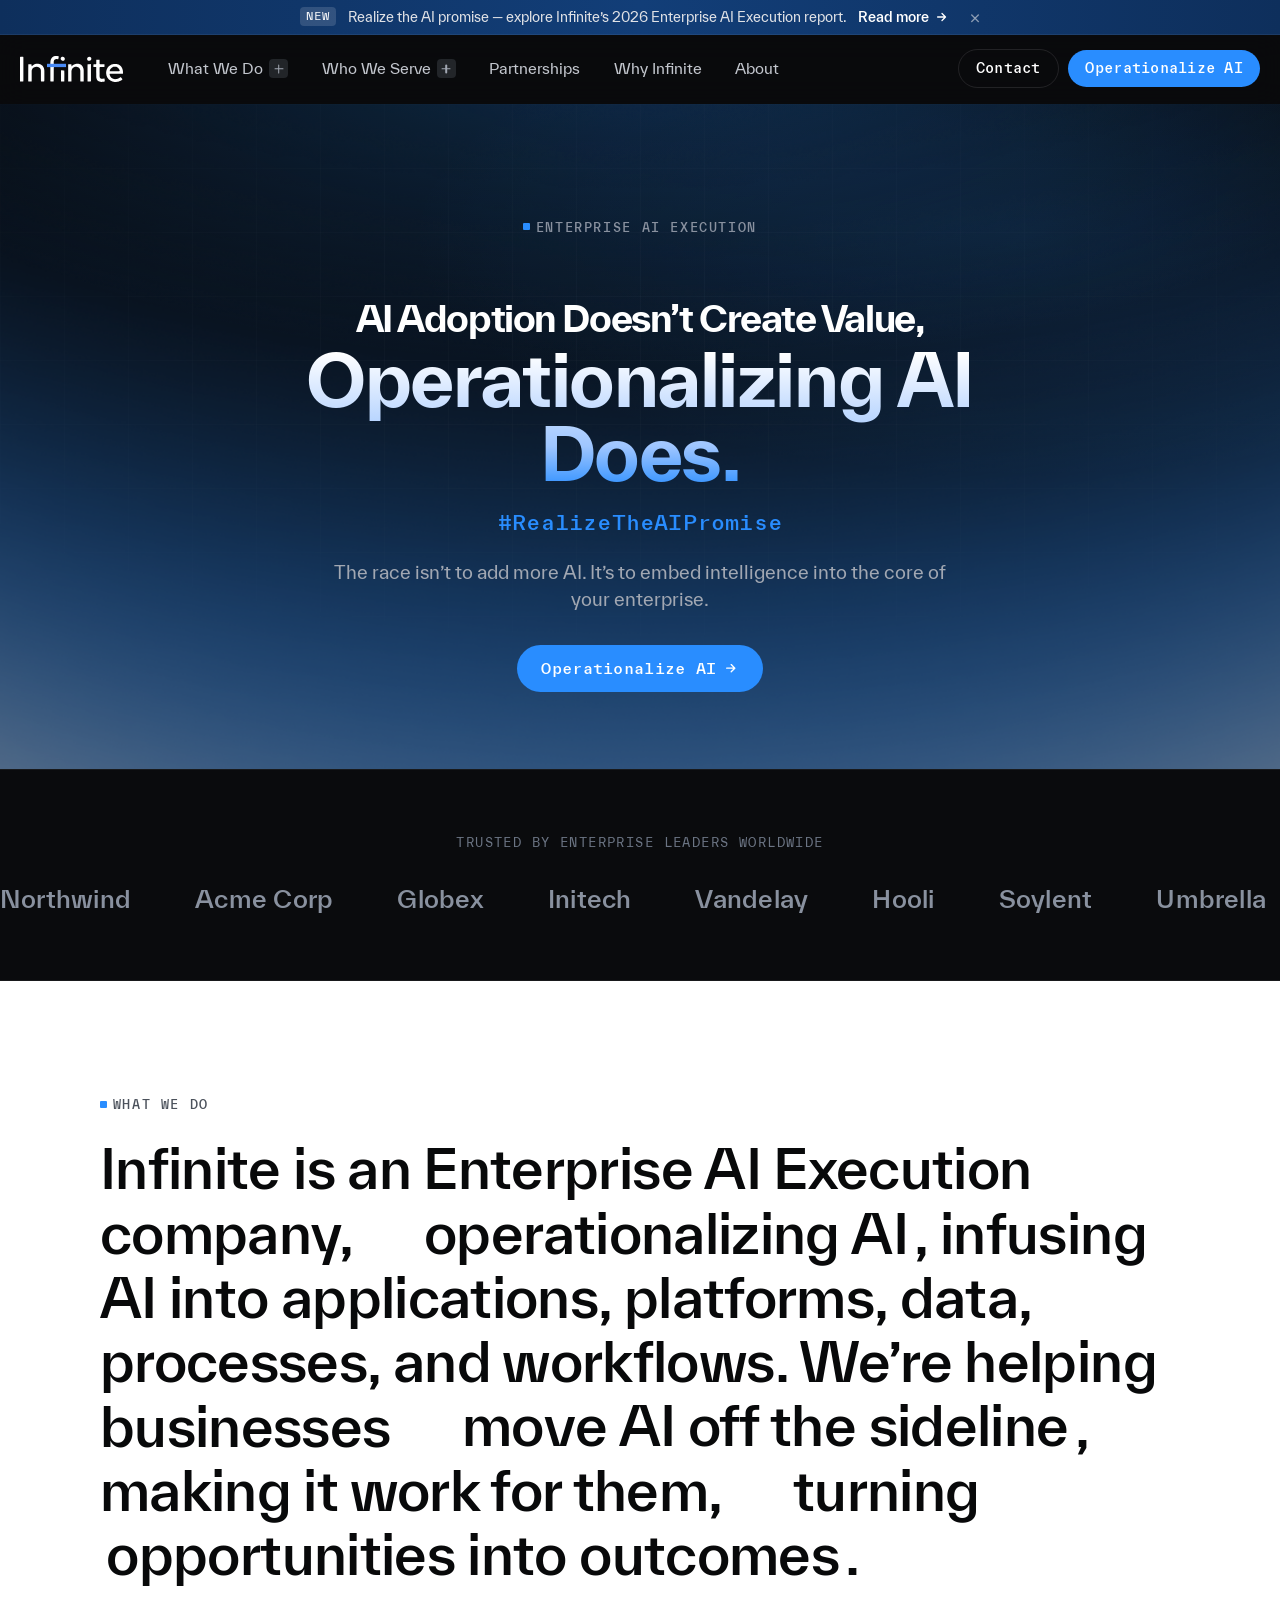
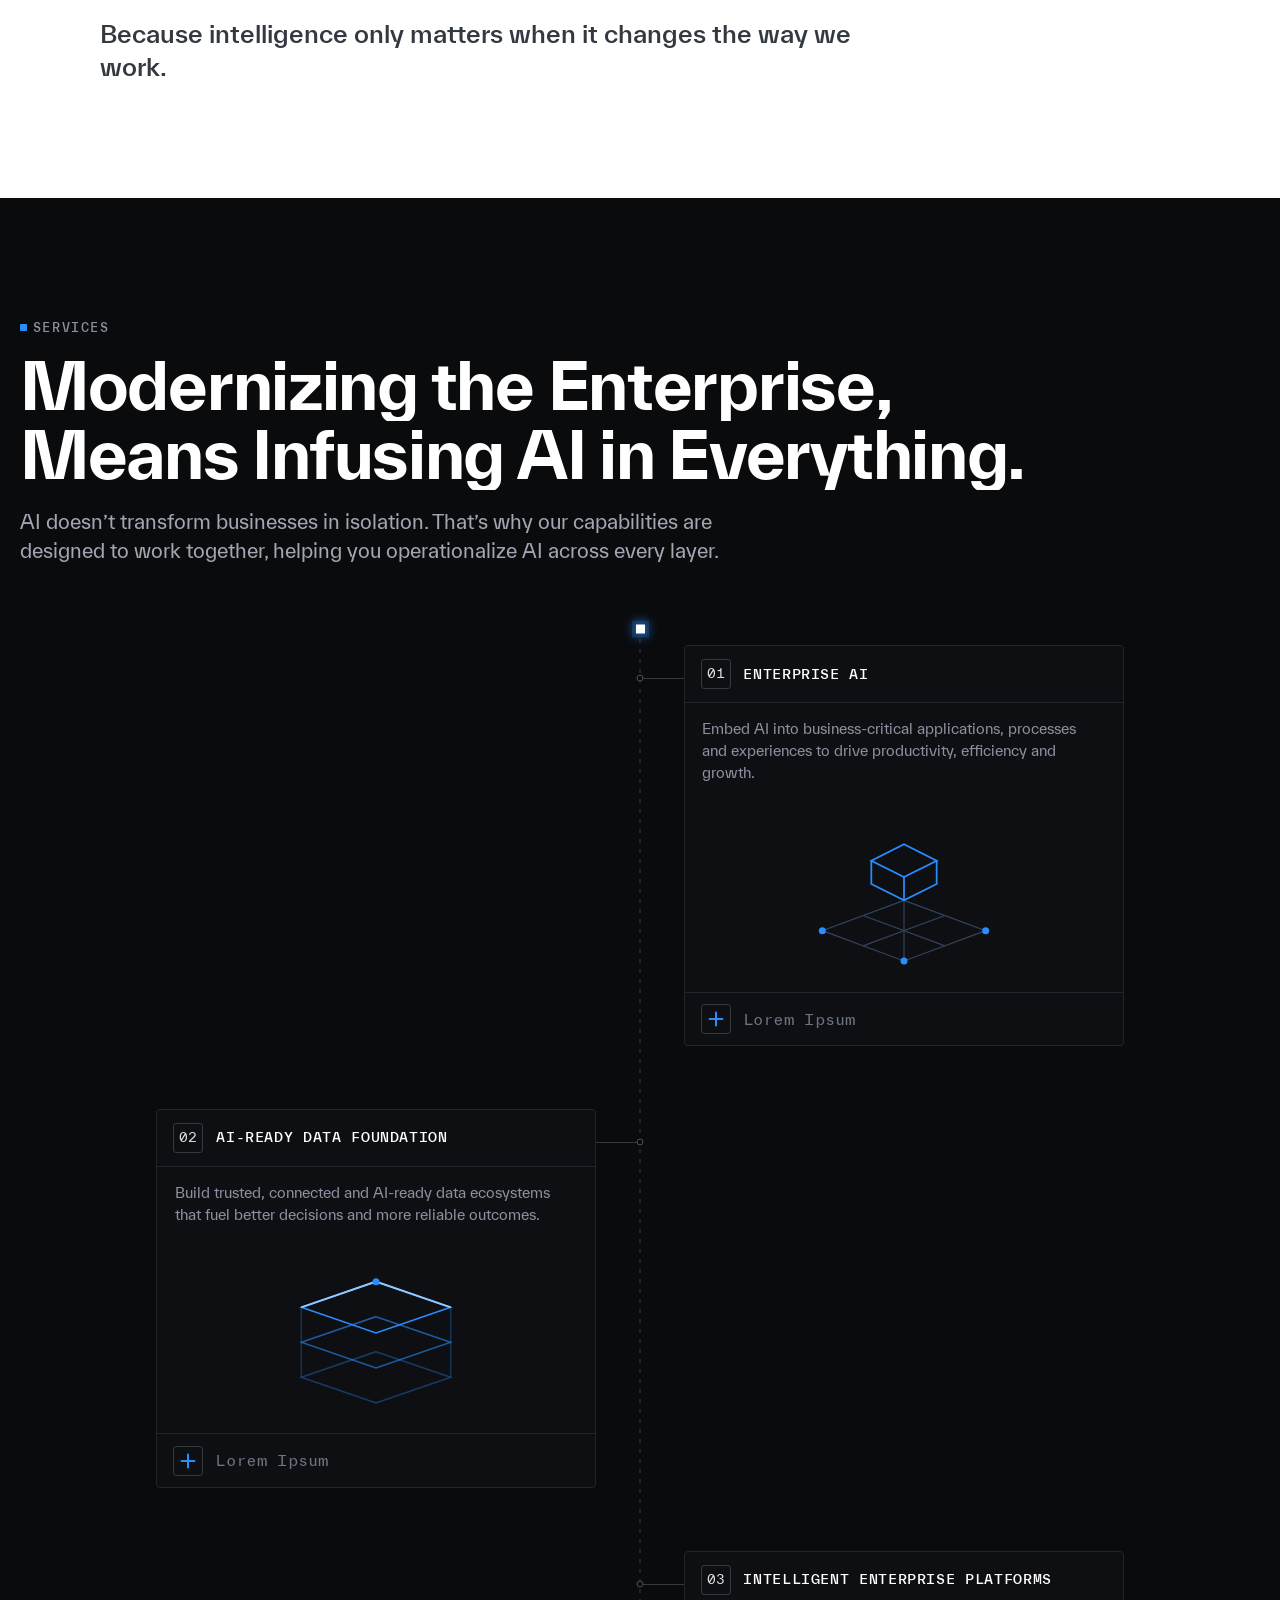
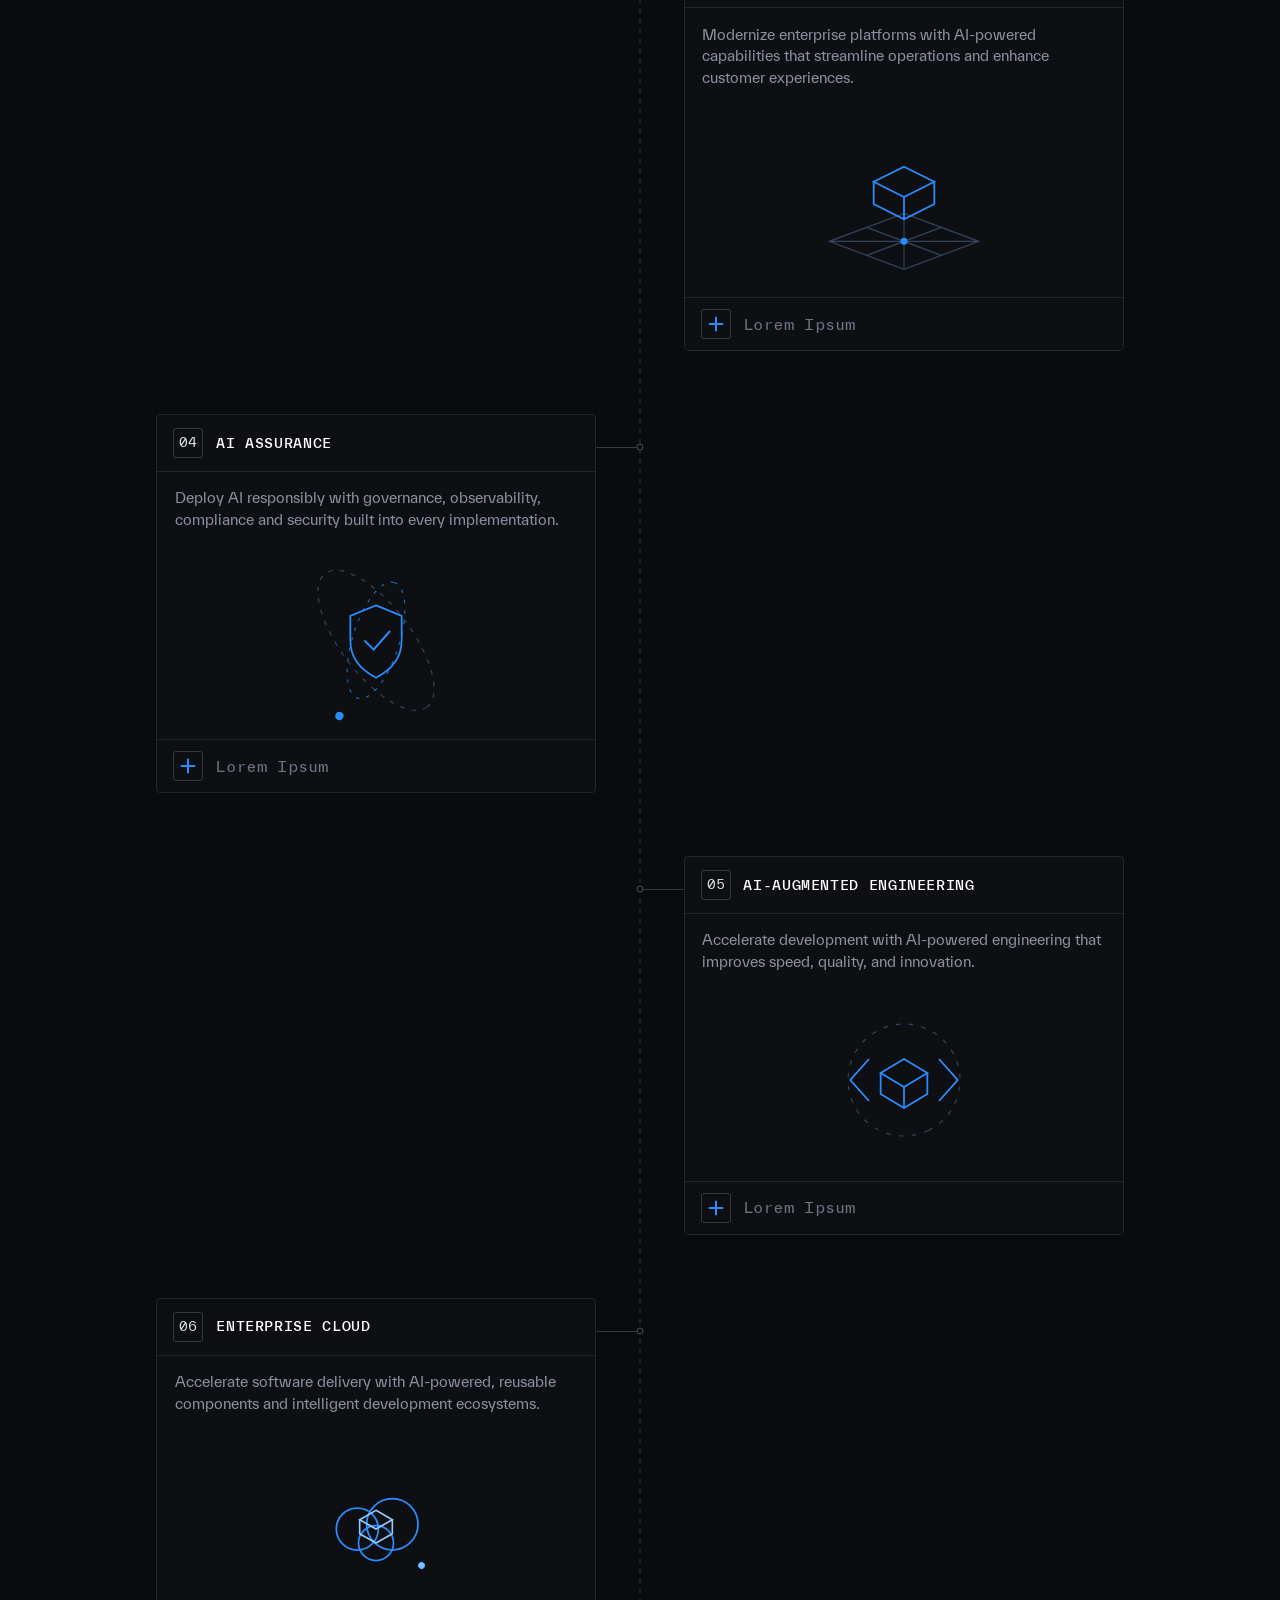
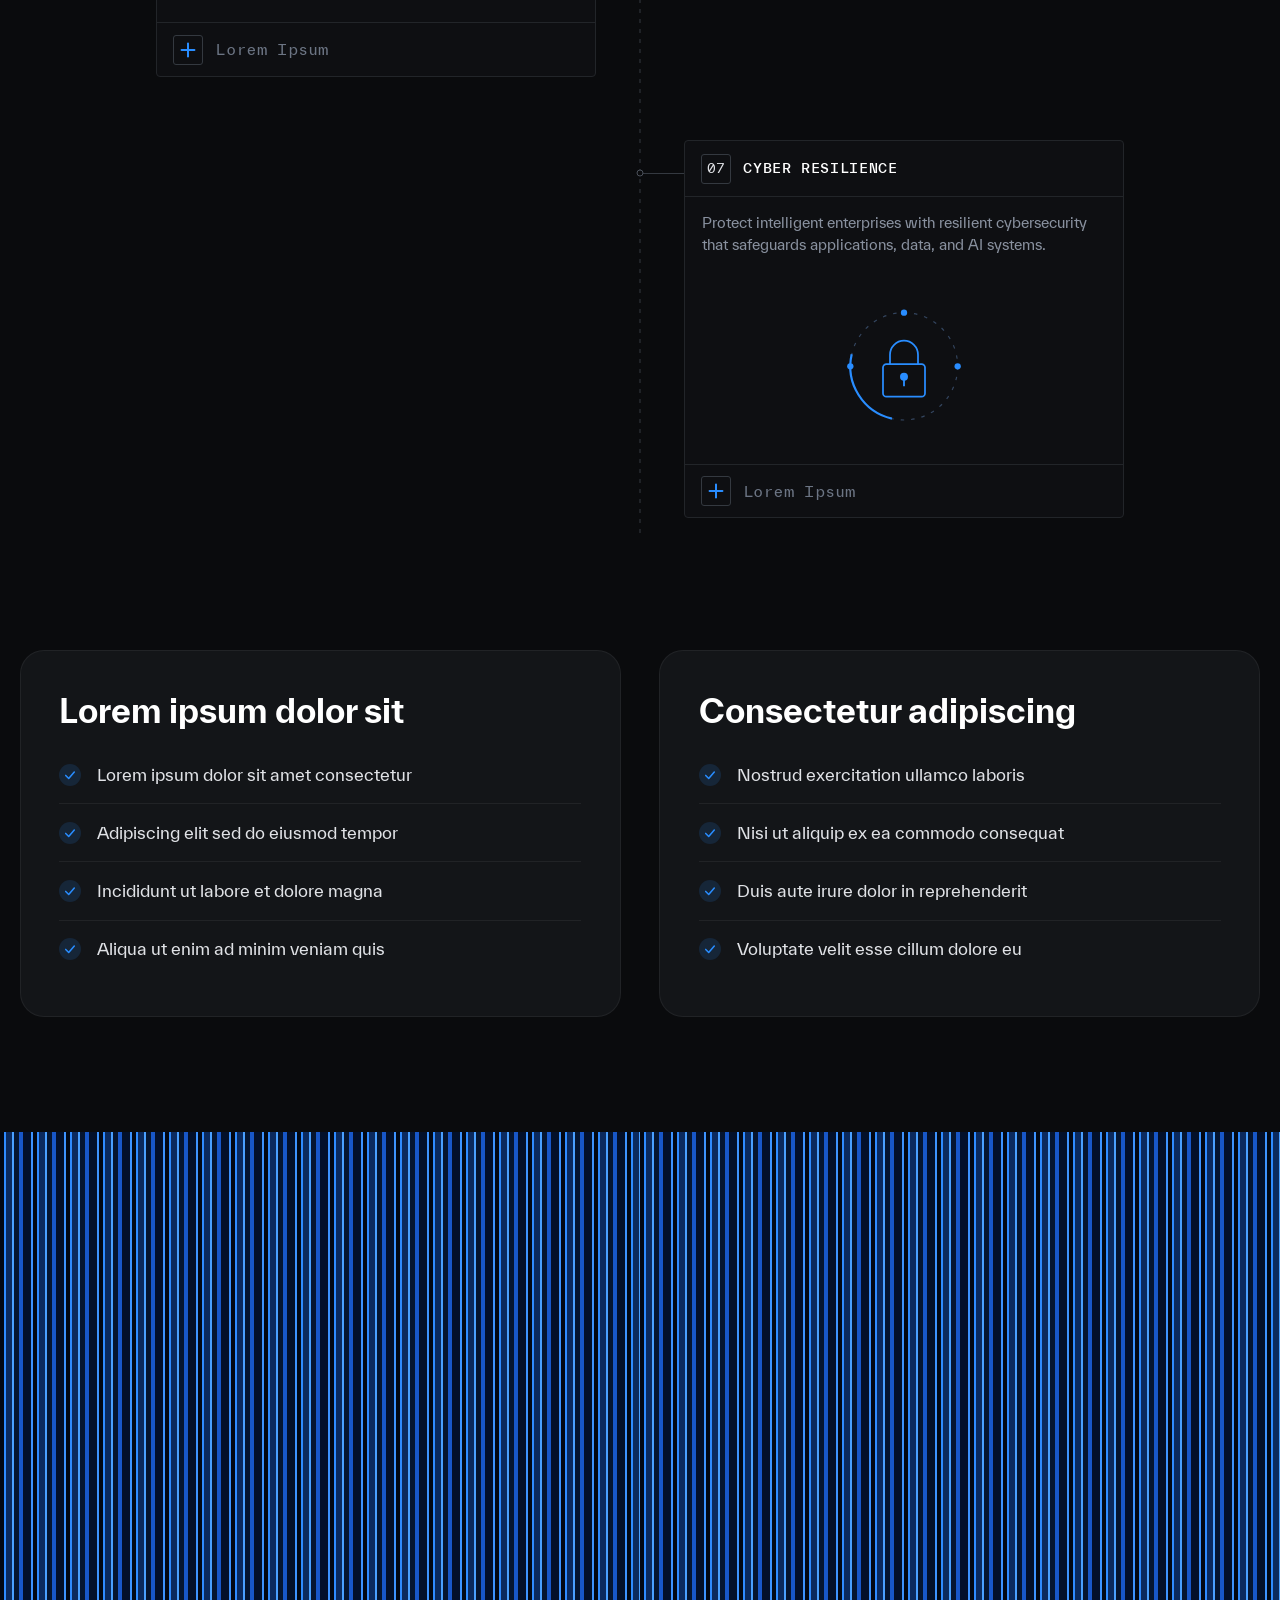
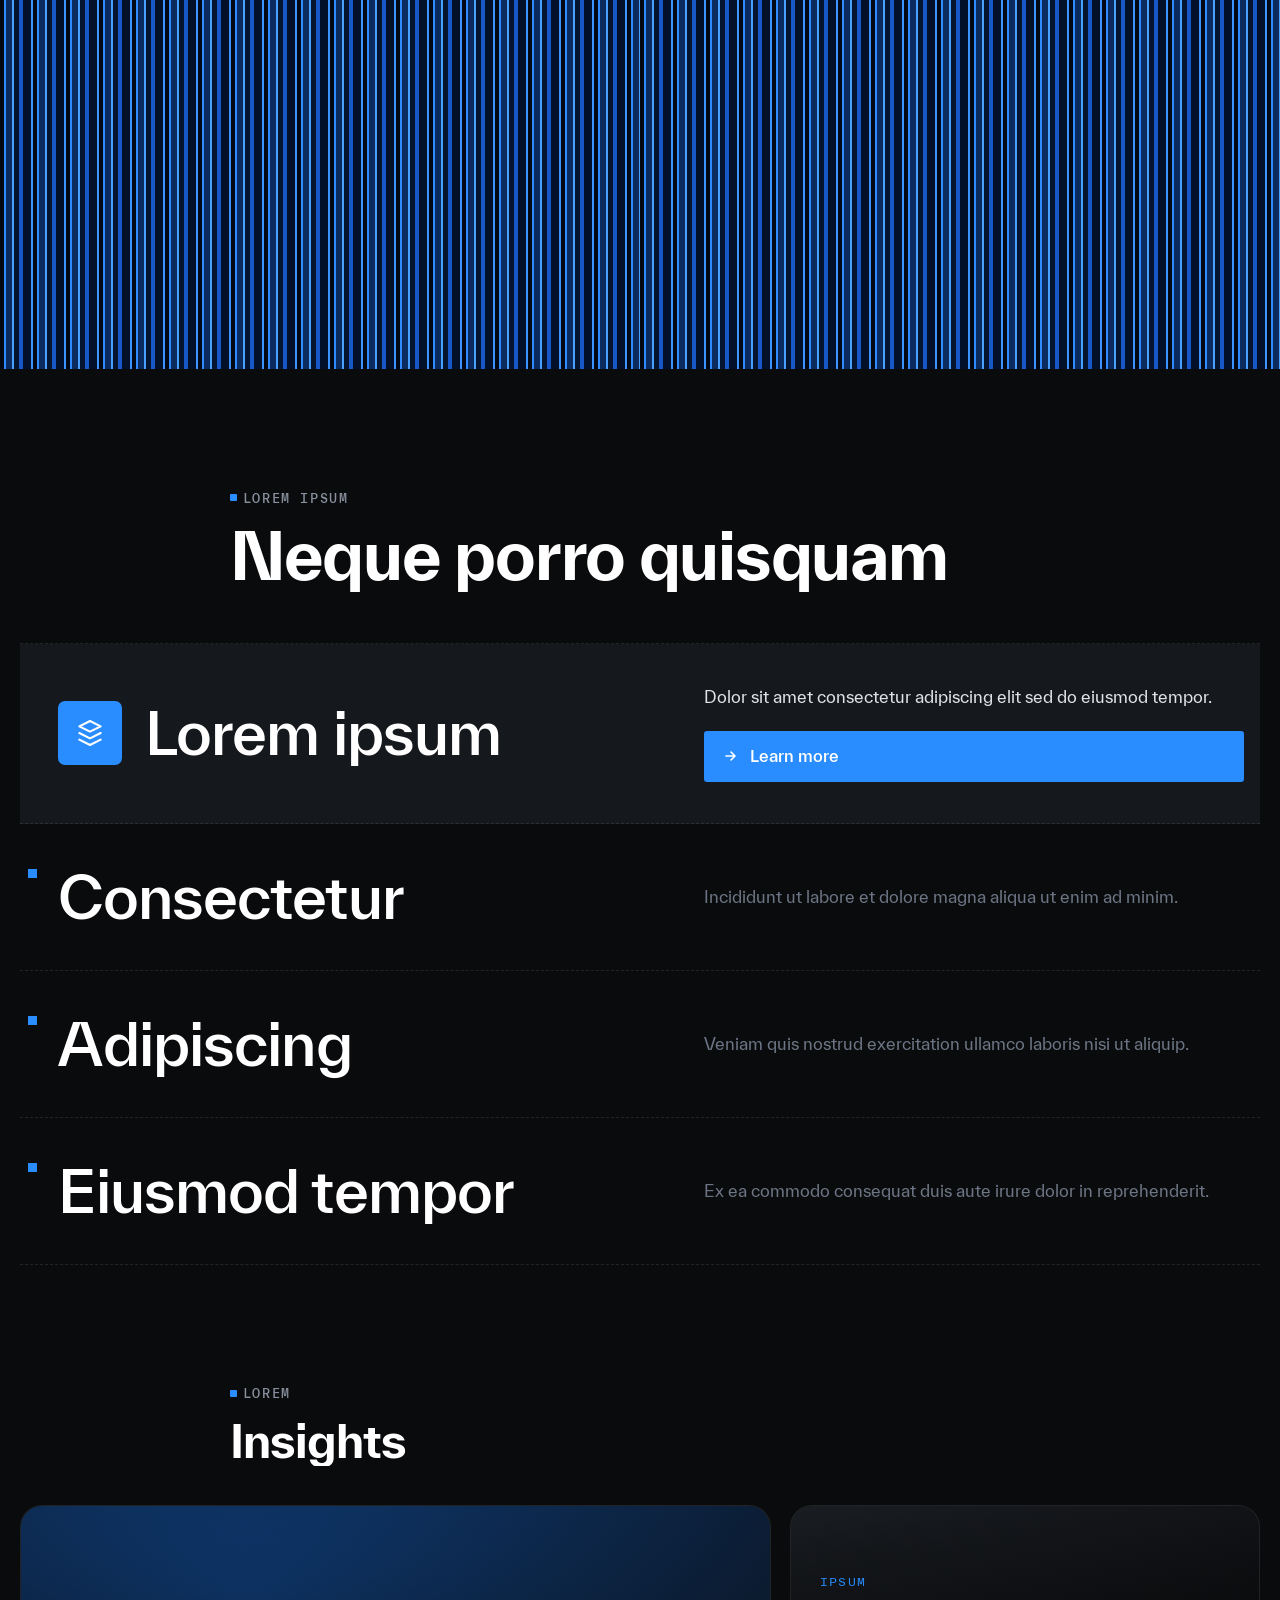
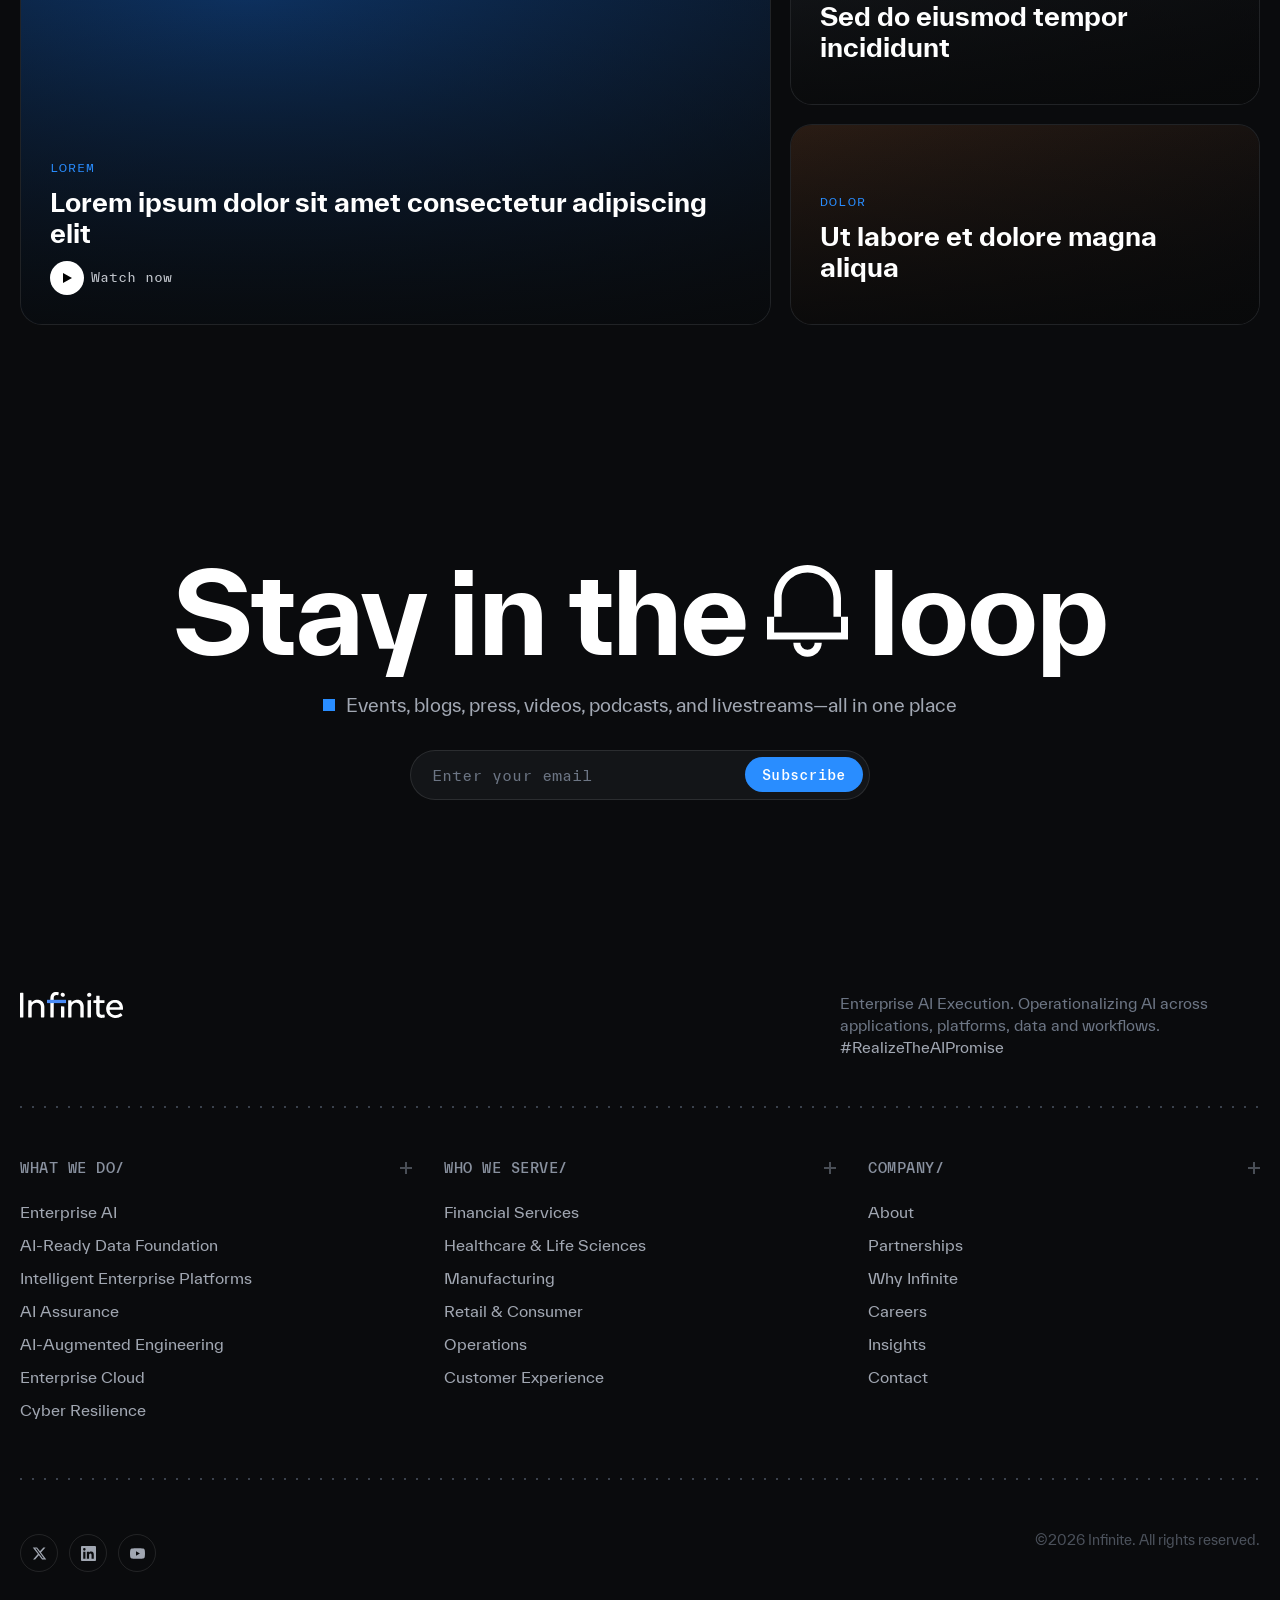
<file: index.html>
<!DOCTYPE html>
<html lang="en">
<head>
<meta charset="UTF-8">
<meta name="viewport" content="width=device-width, initial-scale=1.0">
<title>Infinite | Enterprise AI Execution</title>
<meta name="description" content="Infinite is an Enterprise AI Execution company — operationalizing AI across applications, platforms, data, processes and workflows. #RealizeTheAIPromise">
<link rel="icon" type="image/png" href="assets/img/favicon-dark.png">
<link rel="preconnect" href="https://fonts.gstatic.com" crossorigin>
<link rel="stylesheet" href="assets/css/styles.css">
</head>
<body>

<!-- ============ Preloader (loading animation) ============ -->
<div class="preloader" id="preloader" role="progressbar" aria-label="Loading" aria-valuemin="0" aria-valuemax="100" aria-valuenow="0">
  <div class="preloader__lead" id="preloadLead" style="--p:0">
    <div class="preloader__mark">
      <span class="preloader__sq"></span>
      <span class="preloader__pct" id="preloadPct">0%</span>
    </div>
    <span class="preloader__stem"></span>
    <span class="preloader__bar"></span>
  </div>
</div>
<script>
(function(){
  var pre = document.getElementById('preloader');
  if(!pre) return;
  var lead  = document.getElementById('preloadLead');
  var pctEl = document.getElementById('preloadPct');
  var reduce = window.matchMedia && window.matchMedia('(prefers-reduced-motion: reduce)').matches;
  document.documentElement.classList.add('preloading');
  var DUR = reduce ? 350 : 2000;
  var start = null, done = false;
  function smooth(t){ return t*t*(3-2*t); }          // ease-in-out
  function finish(){
    if(done) return; done = true;
    pre.classList.add('is-done');
    document.documentElement.classList.remove('preloading');
    setTimeout(function(){ if(pre && pre.parentNode) pre.parentNode.removeChild(pre); }, 700);
  }
  function frame(ts){
    if(start === null) start = ts;
    var t = Math.min((ts - start) / DUR, 1);
    var p = smooth(t);
    if(lead) lead.style.setProperty('--p', p.toFixed(4));
    var n = Math.round(p * 100);
    if(pctEl) pctEl.textContent = n + '%';
    pre.setAttribute('aria-valuenow', n);
    if(t < 1){ requestAnimationFrame(frame); } else { setTimeout(finish, 200); }
  }
  requestAnimationFrame(frame);
  setTimeout(finish, DUR + 3000);                     // hard fallback — never trap the page
})();
</script>

<!-- Global noise + gradient-ball backdrop -->
<div class="bg-fx" aria-hidden="true">
  <div class="ball ball--lightblue"></div>
  <div class="ball ball--blue"></div>
  <div class="ball ball--black"></div>
</div>

<!-- ============ Rebounce / overscroll wrapper ============ -->
<div class="rebounce-effect">
<div class="page-wrapper" id="pageWrapper">

<!-- ============ Announcement banner ============ -->
<div class="pencil" id="pencil">
  <div class="pencil__inner">
    <span class="pencil__tag">New</span>
    <span>Realize the AI promise — explore Infinite&rsquo;s 2026 Enterprise AI Execution report.</span>
    <a href="#" target="_self">
      Read more
      <svg class="pencil__arrow" width="14" height="14" viewBox="0 0 16 16" fill="none"><path d="M3 8h9M8 4l4 4-4 4" stroke="currentColor" stroke-width="1.5" stroke-linecap="round" stroke-linejoin="round"/></svg>
    </a>
    <button class="pencil__close" id="pencilClose" aria-label="Dismiss">×</button>
  </div>
</div>

<!-- ============ Navbar ============ -->
<header class="nav" id="nav">
  <div class="nav__inner">
    <a href="/" class="nav__logo" aria-label="Infinite home">
      <span class="brand">
        <img class="brand__logo" src="assets/img/infinite-logo-dark.svg" alt="Infinite">
      </span>
    </a>

    <nav class="nav__menu">
      <!-- What We Do -->
      <div class="nav__item" data-mega>
        <span class="nav__link" data-shuffle>What We Do <span class="nav__tog" aria-hidden="true"></span></span>
        <div class="mega">
          <div class="mega__grid" style="grid-template-columns:repeat(3,1fr)">
            <div class="mega__col">
              <h4>Build</h4>
              <a class="mega__link" href="#services"><b>Enterprise AI</b><span>AI in business-critical applications</span></a>
              <a class="mega__link" href="#services"><b>AI-Augmented Engineering</b><span>Faster, higher-quality delivery</span></a>
              <a class="mega__link" href="#services"><b>Enterprise Cloud</b><span>Intelligent development ecosystems</span></a>
            </div>
            <div class="mega__col">
              <h4>Data &amp; Platforms</h4>
              <a class="mega__link" href="#services"><b>AI-Ready Data Foundation</b><span>Trusted, connected data ecosystems</span></a>
              <a class="mega__link" href="#services"><b>Intelligent Enterprise Platforms</b><span>AI-powered modernization</span></a>
            </div>
            <div class="mega__col">
              <h4>Trust</h4>
              <a class="mega__link" href="#services"><b>AI Assurance</b><span>Governance, observability, compliance</span></a>
              <a class="mega__link" href="#services"><b>Cyber Resilience</b><span>Resilient cybersecurity for AI</span></a>
            </div>
          </div>
        </div>
      </div>

      <!-- Who We Serve -->
      <div class="nav__item" data-mega>
        <span class="nav__link" data-shuffle>Who We Serve <span class="nav__tog" aria-hidden="true"></span></span>
        <div class="mega">
          <div class="mega__grid" style="grid-template-columns:repeat(2,1fr)">
            <div class="mega__col">
              <h4>By Industry</h4>
              <a class="mega__link simple" href="#"><b>Financial Services</b></a>
              <a class="mega__link simple" href="#"><b>Healthcare &amp; Life Sciences</b></a>
              <a class="mega__link simple" href="#"><b>Manufacturing</b></a>
              <a class="mega__link simple" href="#"><b>Retail &amp; Consumer</b></a>
            </div>
            <div class="mega__col">
              <h4>By Function</h4>
              <a class="mega__link simple" href="#"><b>Operations</b></a>
              <a class="mega__link simple" href="#"><b>Customer Experience</b></a>
              <a class="mega__link simple" href="#"><b>Finance &amp; Risk</b></a>
              <a class="mega__link simple" href="#"><b>Engineering</b></a>
            </div>
          </div>
        </div>
      </div>

      <div class="nav__item"><a class="nav__link" href="#" data-shuffle>Partnerships</a></div>
      <div class="nav__item"><a class="nav__link" href="#" data-shuffle>Why Infinite</a></div>
      <div class="nav__item"><a class="nav__link" href="#" data-shuffle>About</a></div>
    </nav>

    <div class="nav__spacer"></div>
    <div class="nav__cta">
      <a class="btn btn--ghost" href="#">Contact</a>
      <a class="btn btn--blue" href="#services"><span data-stagger>Operationalize AI</span></a>
      <button class="nav__burger" id="burger" aria-label="Open menu"><span></span><span></span><span></span></button>
    </div>
  </div>
</header>

<!-- ============ Mobile nav ============ -->
<div class="mobile-nav" id="mobileNav">
  <div class="mobile-nav__head">
    <a href="/" class="nav__logo"><span class="brand"><img class="brand__logo" src="assets/img/infinite-logo-dark.svg" alt="Infinite"></span></a>
    <button class="mobile-nav__close" id="mobileClose" aria-label="Close">×</button>
  </div>
  <div class="m-group"><button>What We Do <span>+</span></button><div class="m-group__body"><a href="#services">Enterprise AI</a><a href="#services">AI-Ready Data Foundation</a><a href="#services">Intelligent Enterprise Platforms</a><a href="#services">AI Assurance</a><a href="#services">AI-Augmented Engineering</a><a href="#services">Enterprise Cloud</a><a href="#services">Cyber Resilience</a></div></div>
  <div class="m-group"><button>Who We Serve <span>+</span></button><div class="m-group__body"><a href="#">Financial Services</a><a href="#">Healthcare &amp; Life Sciences</a><a href="#">Manufacturing</a><a href="#">Retail &amp; Consumer</a><a href="#">Operations</a><a href="#">Customer Experience</a></div></div>
  <a class="m-solo" href="#">Partnerships</a>
  <a class="m-solo" href="#">Why Infinite</a>
  <a class="m-solo" href="#">About</a>
  <div class="mobile-nav__cta">
    <a class="btn btn--ghost btn--lg" href="#">Contact</a>
    <a class="btn btn--blue btn--lg" href="#services">Operationalize AI</a>
  </div>
</div>

<main>
<!-- ============ SCROLL 1 — HERO ============ -->
<section class="hero">
  <div class="hero__bg"><div class="hero__grid"></div><img src="assets/img/gradient.png" alt=""></div>
  <div class="container hero__inner">
    <span class="eyebrow" data-scramble>Enterprise AI Execution</span>
    <h1 class="hero__title" data-hero-reveal><span class="hero__title-line1">AI Adoption Doesn&rsquo;t Create Value,</span><br>Operationalizing AI Does.</h1>
    <div class="hero__tag" data-scramble>#RealizeTheAIPromise</div>
    <p class="hero__sub">The race isn&rsquo;t to add more AI. It&rsquo;s to embed intelligence into the core of your enterprise.</p>
    <div class="hero__cta">
      <a class="btn btn--blue btn--lg" href="#services"><span data-stagger>Operationalize AI</span> <svg width="14" height="14" viewBox="0 0 16 16" fill="none"><path d="M3 8h9M8 4l4 4-4 4" stroke="currentColor" stroke-width="1.5" stroke-linecap="round" stroke-linejoin="round"/></svg></a>
    </div>
  </div>
</section>

<!-- ============ Logo marquee ============ -->
<section class="marquee">
  <div class="marquee__label">Trusted by enterprise leaders worldwide</div>
  <div class="marquee__track" id="marquee">
    <span class="mlogo">Northwind</span>
    <span class="mlogo">Acme Corp</span>
    <span class="mlogo">Globex</span>
    <span class="mlogo">Initech</span>
    <span class="mlogo">Vandelay</span>
    <span class="mlogo">Hooli</span>
    <span class="mlogo">Soylent</span>
    <span class="mlogo">Umbrella</span>
  </div>
</section>

<!-- ============ SCROLL 2 — WHAT WE DO ============ -->
<section class="section statement">
  <div class="container">
    <div class="statement__inner">
      <span class="eyebrow" data-scramble>What We Do</span>
      <p class="statement__big reveal">Infinite is an Enterprise AI Execution company, <span class="kw kw--1"><span class="kw__ico" aria-hidden="true"><svg viewBox="0 0 16 16" fill="none"><path d="M9 1.5 3.5 9H7l-1 5.5L12.5 7H9l1-5.5Z" fill="currentColor"/></svg></span><mark class="kw__mark">operationalizing AI</mark></span>, infusing AI into applications, platforms, data, processes, and workflows. We&rsquo;re helping businesses <span class="kw kw--2"><span class="kw__ico" aria-hidden="true"><svg viewBox="0 0 16 16" fill="none"><path d="M3 8h9M8 4l4 4-4 4" stroke="currentColor" stroke-width="1.7" stroke-linecap="round" stroke-linejoin="round"/></svg></span><mark class="kw__mark">move AI off the sideline</mark></span>, making it work for them, <span class="kw kw--3"><span class="kw__ico" aria-hidden="true"><svg viewBox="0 0 16 16" fill="none"><path d="M2 11l4-4 3 2 5-6M11 3h3v3" stroke="currentColor" stroke-width="1.7" stroke-linecap="round" stroke-linejoin="round"/></svg></span><mark class="kw__mark">turning opportunities into outcomes</mark></span>.</p>
      <p class="statement__kicker reveal">Because intelligence only matters when it changes the way we work.</p>
    </div>
  </div>
</section>

<!-- ============ SCROLL 3 — SERVICES ============ -->
<section class="section" id="services">
  <div class="container">
    <div class="services__head">
      <span class="eyebrow" data-scramble>Services</span>
      <h2 class="h2" style="margin-top:1rem" data-reveal-lines>Modernizing the Enterprise, Means Infusing AI in Everything.</h2>
      <p class="lead reveal">AI doesn&rsquo;t transform businesses in isolation. That&rsquo;s why our capabilities are designed to work together, helping you operationalize AI across every layer.</p>
    </div>
    <div class="tl" id="svcTimeline">
      <span class="tl__spine" aria-hidden="true"><span class="tl__fill" id="tlFill"></span><span class="tl__node" id="tlNode"></span></span>

      <!-- 01 -->
      <div class="tl__item tl__item--r reveal">
        <article class="service">
          <div class="service__head"><span class="service__num">01</span><h3 class="service__title" data-shuffle>Enterprise AI</h3></div>
          <p class="service__desc">Embed AI into business-critical applications, processes and experiences to drive productivity, efficiency and growth.</p>
          <div class="service__viz">
            <svg class="iso" viewBox="0 0 240 168" fill="none">
              <g stroke="#33455f" stroke-width="1"><path d="M120 92 L190 118 L120 144 L50 118 Z"/><path d="M85 105 L155 131"/><path d="M155 105 L85 131"/><path d="M120 92 L120 144"/></g>
              <g class="a-float" stroke="#298dff" stroke-width="1.5"><path d="M120 44 L148 58 L120 72 L92 58 Z"/><path d="M92 58 L92 78 L120 92 L148 78 L148 58"/><path d="M120 72 L120 92"/></g>
              <circle class="a-pulse" cx="190" cy="118" r="3" fill="#298dff"/><circle class="a-pulse" style="animation-delay:.6s" cx="50" cy="118" r="3" fill="#298dff"/><circle class="a-pulse" style="animation-delay:1.2s" cx="120" cy="144" r="3" fill="#298dff"/>
            </svg>
          </div>
          <div class="service__foot"><span class="service__mark"><svg viewBox="0 0 24 24" fill="none"><path d="M12 5v14M5 12h14" stroke="currentColor" stroke-width="2.2" stroke-linecap="round"/></svg></span><span class="service__brand">Lorem Ipsum</span></div>
        </article>
      </div>

      <!-- 02 -->
      <div class="tl__item tl__item--l reveal">
        <article class="service">
          <div class="service__head"><span class="service__num">02</span><h3 class="service__title" data-shuffle>AI-Ready Data Foundation</h3></div>
          <p class="service__desc">Build trusted, connected and AI-ready data ecosystems that fuel better decisions and more reliable outcomes.</p>
          <div class="service__viz">
            <svg class="iso" viewBox="0 0 240 168" fill="none">
              <g stroke="#298dff" stroke-width="1.3"><path d="M120 40 L184 62 L120 84 L56 62 Z"/><path d="M120 70 L184 92 L120 114 L56 92 Z" opacity=".6"/><path d="M120 100 L184 122 L120 144 L56 122 Z" opacity=".35"/><path d="M56 62 L56 122" opacity=".3"/><path d="M184 62 L184 122" opacity=".3"/></g>
              <path class="a-scan" d="M56 62 L120 40 L184 62" stroke="#93c9ff" stroke-width="1.7"/>
              <circle class="a-pulse" cx="120" cy="40" r="3" fill="#298dff"/>
            </svg>
          </div>
          <div class="service__foot"><span class="service__mark"><svg viewBox="0 0 24 24" fill="none"><path d="M12 5v14M5 12h14" stroke="currentColor" stroke-width="2.2" stroke-linecap="round"/></svg></span><span class="service__brand">Lorem Ipsum</span></div>
        </article>
      </div>

      <!-- 03 -->
      <div class="tl__item tl__item--r reveal">
        <article class="service">
          <div class="service__head"><span class="service__num">03</span><h3 class="service__title" data-shuffle>Intelligent Enterprise Platforms</h3></div>
          <p class="service__desc">Modernize enterprise platforms with AI-powered capabilities that streamline operations and enhance customer experiences.</p>
          <div class="service__viz">
            <svg class="iso" viewBox="0 0 240 168" fill="none">
              <g stroke="#33455f" stroke-width="1"><path d="M120 98 L184 122 L120 146 L56 122 Z"/><path d="M88 110 L152 134"/><path d="M152 110 L88 134"/><path d="M120 98 L120 146"/><path d="M56 122 L184 122"/></g>
              <g class="a-rise" stroke="#298dff" stroke-width="1.5"><path d="M120 58 L146 71 L120 84 L94 71 Z"/><path d="M94 71 L94 90 L120 103 L146 90 L146 71"/><path d="M120 84 L120 103"/></g>
              <circle class="a-pulse" cx="120" cy="122" r="3" fill="#298dff"/>
            </svg>
          </div>
          <div class="service__foot"><span class="service__mark"><svg viewBox="0 0 24 24" fill="none"><path d="M12 5v14M5 12h14" stroke="currentColor" stroke-width="2.2" stroke-linecap="round"/></svg></span><span class="service__brand">Lorem Ipsum</span></div>
        </article>
      </div>

      <!-- 04 -->
      <div class="tl__item tl__item--l reveal">
        <article class="service">
          <div class="service__head"><span class="service__num">04</span><h3 class="service__title" data-shuffle>AI Assurance</h3></div>
          <p class="service__desc">Deploy AI responsibly with governance, observability, compliance and security built into every implementation.</p>
          <div class="service__viz">
            <svg class="iso" viewBox="0 0 240 168" fill="none">
              <ellipse cx="120" cy="86" rx="72" ry="30" stroke="#33455f" stroke-width="1" stroke-dasharray="4 6"><animateTransform attributeName="transform" type="rotate" from="0 120 86" to="360 120 86" dur="22s" repeatCount="indefinite"/></ellipse>
              <ellipse cx="120" cy="86" rx="52" ry="20" stroke="#298dff" stroke-width="1" stroke-dasharray="3 6" opacity=".7"><animateTransform attributeName="transform" type="rotate" from="360 120 86" to="0 120 86" dur="16s" repeatCount="indefinite"/></ellipse>
              <path d="M120 56 L142 65 L142 86 C142 102 132 112 120 118 C108 112 98 102 98 86 L98 65 Z" stroke="#298dff" stroke-width="1.5"/>
              <path d="M110 86 L118 94 L132 78" stroke="#298dff" stroke-width="1.7"/>
              <g><circle cx="192" cy="86" r="3.5" fill="#298dff"/><animateTransform attributeName="transform" type="rotate" from="0 120 86" to="360 120 86" dur="10s" repeatCount="indefinite"/></g>
            </svg>
          </div>
          <div class="service__foot"><span class="service__mark"><svg viewBox="0 0 24 24" fill="none"><path d="M12 5v14M5 12h14" stroke="currentColor" stroke-width="2.2" stroke-linecap="round"/></svg></span><span class="service__brand">Lorem Ipsum</span></div>
        </article>
      </div>

      <!-- 05 -->
      <div class="tl__item tl__item--r reveal">
        <article class="service">
          <div class="service__head"><span class="service__num">05</span><h3 class="service__title" data-shuffle>AI-Augmented Engineering</h3></div>
          <p class="service__desc">Accelerate development with AI-powered engineering that improves speed, quality, and innovation.</p>
          <div class="service__viz">
            <svg class="iso" viewBox="0 0 240 168" fill="none">
              <circle cx="120" cy="84" r="48" stroke="#33455f" stroke-width="1" stroke-dasharray="4 7"><animateTransform attributeName="transform" type="rotate" from="0 120 84" to="360 120 84" dur="18s" repeatCount="indefinite"/></circle>
              <g class="a-float" stroke="#298dff" stroke-width="1.5"><path d="M120 66 L140 78 L120 90 L100 78 Z"/><path d="M100 78 L100 96 L120 108 L140 96 L140 78"/><path d="M120 90 L120 108"/></g>
              <path class="a-pulse" d="M150 66 L166 84 L150 102" stroke="#298dff" stroke-width="1.6"/>
              <path class="a-pulse" style="animation-delay:.5s" d="M90 66 L74 84 L90 102" stroke="#298dff" stroke-width="1.6"/>
            </svg>
          </div>
          <div class="service__foot"><span class="service__mark"><svg viewBox="0 0 24 24" fill="none"><path d="M12 5v14M5 12h14" stroke="currentColor" stroke-width="2.2" stroke-linecap="round"/></svg></span><span class="service__brand">Lorem Ipsum</span></div>
        </article>
      </div>

      <!-- 06 -->
      <div class="tl__item tl__item--l reveal">
        <article class="service">
          <div class="service__head"><span class="service__num">06</span><h3 class="service__title" data-shuffle>Enterprise Cloud</h3></div>
          <p class="service__desc">Accelerate software delivery with AI-powered, reusable components and intelligent development ecosystems.</p>
          <div class="service__viz">
            <svg class="iso" viewBox="0 0 240 168" fill="none">
              <g stroke="#298dff" stroke-width="1.5"><circle cx="104" cy="90" r="18"/><circle cx="134" cy="86" r="22"/><circle cx="120" cy="102" r="15"/></g>
              <g class="a-rise" stroke="#93c9ff" stroke-width="1.4"><path d="M120 74 L134 82 L120 90 L106 82 Z"/><path d="M106 82 L106 94 L120 102 L134 94 L134 82"/></g>
              <g><circle cx="120" cy="40" r="3" fill="#298dff"/><animateTransform attributeName="transform" type="rotate" from="0 120 90" to="360 120 90" dur="9s" repeatCount="indefinite"/></g>
              <g><circle cx="120" cy="140" r="2.6" fill="#7fc0ff"/><animateTransform attributeName="transform" type="rotate" from="180 120 90" to="540 120 90" dur="9s" repeatCount="indefinite"/></g>
            </svg>
          </div>
          <div class="service__foot"><span class="service__mark"><svg viewBox="0 0 24 24" fill="none"><path d="M12 5v14M5 12h14" stroke="currentColor" stroke-width="2.2" stroke-linecap="round"/></svg></span><span class="service__brand">Lorem Ipsum</span></div>
        </article>
      </div>

      <!-- 07 -->
      <div class="tl__item tl__item--r reveal">
        <article class="service">
          <div class="service__head"><span class="service__num">07</span><h3 class="service__title" data-shuffle>Cyber Resilience</h3></div>
          <p class="service__desc">Protect intelligent enterprises with resilient cybersecurity that safeguards applications, data, and AI systems.</p>
          <div class="service__viz">
            <svg class="iso" viewBox="0 0 240 168" fill="none">
              <circle cx="120" cy="86" r="46" stroke="#33455f" stroke-width="1" stroke-dasharray="3 6"/>
              <path d="M120 40 A46 46 0 0 1 166 86" stroke="#298dff" stroke-width="1.9"><animateTransform attributeName="transform" type="rotate" from="0 120 86" to="360 120 86" dur="6s" repeatCount="indefinite"/></path>
              <rect x="102" y="84" width="36" height="28" rx="3" stroke="#298dff" stroke-width="1.5"/>
              <path d="M108 84 v-8 a12 12 0 0 1 24 0 v8" stroke="#298dff" stroke-width="1.5"/>
              <circle cx="120" cy="95" r="3.4" fill="#298dff"/><path d="M120 95 v8" stroke="#298dff" stroke-width="1.6"/>
              <circle class="a-pulse" cx="120" cy="40" r="2.7" fill="#298dff"/><circle class="a-pulse" style="animation-delay:.7s" cx="166" cy="86" r="2.7" fill="#298dff"/><circle class="a-pulse" style="animation-delay:1.4s" cx="74" cy="86" r="2.7" fill="#298dff"/>
            </svg>
          </div>
          <div class="service__foot"><span class="service__mark"><svg viewBox="0 0 24 24" fill="none"><path d="M12 5v14M5 12h14" stroke="currentColor" stroke-width="2.2" stroke-linecap="round"/></svg></span><span class="service__brand">Lorem Ipsum</span></div>
        </article>
      </div>
    </div>
  </div>
</section>

<!-- ============ [Lorem] Benefits ============ -->
<section class="section" style="padding-top:0">
  <div class="container benefits">
    <div class="bcard reveal">
      <h3 class="h3" data-shuffle>Lorem ipsum dolor sit</h3>
      <ul>
        <li><span class="dot"><svg viewBox="0 0 14 14" fill="none"><path d="M2 7.5l3.5 3.5L12 3.5" stroke="currentColor" stroke-width="1.8" stroke-linecap="round" stroke-linejoin="round"/></svg></span>Lorem ipsum dolor sit amet consectetur</li>
        <li><span class="dot"><svg viewBox="0 0 14 14" fill="none"><path d="M2 7.5l3.5 3.5L12 3.5" stroke="currentColor" stroke-width="1.8" stroke-linecap="round" stroke-linejoin="round"/></svg></span>Adipiscing elit sed do eiusmod tempor</li>
        <li><span class="dot"><svg viewBox="0 0 14 14" fill="none"><path d="M2 7.5l3.5 3.5L12 3.5" stroke="currentColor" stroke-width="1.8" stroke-linecap="round" stroke-linejoin="round"/></svg></span>Incididunt ut labore et dolore magna</li>
        <li><span class="dot"><svg viewBox="0 0 14 14" fill="none"><path d="M2 7.5l3.5 3.5L12 3.5" stroke="currentColor" stroke-width="1.8" stroke-linecap="round" stroke-linejoin="round"/></svg></span>Aliqua ut enim ad minim veniam quis</li>
      </ul>
    </div>
    <div class="bcard reveal">
      <h3 class="h3" data-shuffle>Consectetur adipiscing</h3>
      <ul>
        <li><span class="dot"><svg viewBox="0 0 14 14" fill="none"><path d="M2 7.5l3.5 3.5L12 3.5" stroke="currentColor" stroke-width="1.8" stroke-linecap="round" stroke-linejoin="round"/></svg></span>Nostrud exercitation ullamco laboris</li>
        <li><span class="dot"><svg viewBox="0 0 14 14" fill="none"><path d="M2 7.5l3.5 3.5L12 3.5" stroke="currentColor" stroke-width="1.8" stroke-linecap="round" stroke-linejoin="round"/></svg></span>Nisi ut aliquip ex ea commodo consequat</li>
        <li><span class="dot"><svg viewBox="0 0 14 14" fill="none"><path d="M2 7.5l3.5 3.5L12 3.5" stroke="currentColor" stroke-width="1.8" stroke-linecap="round" stroke-linejoin="round"/></svg></span>Duis aute irure dolor in reprehenderit</li>
        <li><span class="dot"><svg viewBox="0 0 14 14" fill="none"><path d="M2 7.5l3.5 3.5L12 3.5" stroke="currentColor" stroke-width="1.8" stroke-linecap="round" stroke-linejoin="round"/></svg></span>Voluptate velit esse cillum dolore eu</li>
      </ul>
    </div>
  </div>
</section>

<!-- ============ [Lorem] Tabs ============ -->
<section class="section curtain-sec" id="curtainSec">
  <div class="curtain" aria-hidden="true">
    <span class="curtain__half curtain__half--l"></span>
    <span class="curtain__half curtain__half--r"></span>
  </div>
  <div class="container">
    <div class="industry__head">
      <span class="eyebrow" data-scramble>Lorem ipsum</span>
      <h2 class="h2 h2--center" style="margin-top:1rem" data-reveal-lines>Sed ut perspiciatis unde omnis</h2>
    </div>
    <div class="tabs">
      <div class="tabs__nav" id="tabsNav">
        <button class="tab active" data-tab="0"><span class="tab__name">Lorem Ipsum</span><span class="tab__hint">Dolor</span></button>
        <button class="tab" data-tab="1"><span class="tab__name">Consectetur</span><span class="tab__hint">Adipiscing</span></button>
        <button class="tab" data-tab="2"><span class="tab__name">Sed Eiusmod</span><span class="tab__hint">Tempor</span></button>
        <button class="tab" data-tab="3"><span class="tab__name">Ut Labore</span><span class="tab__hint">Magna</span></button>
      </div>
      <div class="tabs__panel" id="tabsPanel">
        <div class="panel__glow"></div>
        <div class="panel active" data-panel="0">
          <h3>Lorem Ipsum</h3>
          <p>Lorem ipsum dolor sit amet, consectetur adipiscing elit, sed do eiusmod tempor incididunt ut labore.</p>
          <ul>
            <li><span class="chk"><svg viewBox="0 0 14 14" fill="none"><path d="M2 7.5l3.5 3.5L12 3.5" stroke="currentColor" stroke-width="1.8" stroke-linecap="round" stroke-linejoin="round"/></svg></span>Ut enim ad minim veniam quis</li>
            <li><span class="chk"><svg viewBox="0 0 14 14" fill="none"><path d="M2 7.5l3.5 3.5L12 3.5" stroke="currentColor" stroke-width="1.8" stroke-linecap="round" stroke-linejoin="round"/></svg></span>Nostrud exercitation ullamco</li>
            <li><span class="chk"><svg viewBox="0 0 14 14" fill="none"><path d="M2 7.5l3.5 3.5L12 3.5" stroke="currentColor" stroke-width="1.8" stroke-linecap="round" stroke-linejoin="round"/></svg></span>Laboris nisi ut aliquip ex ea</li>
          </ul>
        </div>
        <div class="panel" data-panel="1">
          <h3>Consectetur</h3>
          <p>Duis aute irure dolor in reprehenderit in voluptate velit esse cillum dolore eu fugiat nulla.</p>
          <ul>
            <li><span class="chk"><svg viewBox="0 0 14 14" fill="none"><path d="M2 7.5l3.5 3.5L12 3.5" stroke="currentColor" stroke-width="1.8" stroke-linecap="round" stroke-linejoin="round"/></svg></span>Excepteur sint occaecat cupidatat</li>
            <li><span class="chk"><svg viewBox="0 0 14 14" fill="none"><path d="M2 7.5l3.5 3.5L12 3.5" stroke="currentColor" stroke-width="1.8" stroke-linecap="round" stroke-linejoin="round"/></svg></span>Non proident sunt in culpa qui</li>
            <li><span class="chk"><svg viewBox="0 0 14 14" fill="none"><path d="M2 7.5l3.5 3.5L12 3.5" stroke="currentColor" stroke-width="1.8" stroke-linecap="round" stroke-linejoin="round"/></svg></span>Officia deserunt mollit anim id</li>
          </ul>
        </div>
        <div class="panel" data-panel="2">
          <h3>Sed Eiusmod</h3>
          <p>Sed ut perspiciatis unde omnis iste natus error sit voluptatem accusantium doloremque laudantium.</p>
          <ul>
            <li><span class="chk"><svg viewBox="0 0 14 14" fill="none"><path d="M2 7.5l3.5 3.5L12 3.5" stroke="currentColor" stroke-width="1.8" stroke-linecap="round" stroke-linejoin="round"/></svg></span>Totam rem aperiam eaque ipsa</li>
            <li><span class="chk"><svg viewBox="0 0 14 14" fill="none"><path d="M2 7.5l3.5 3.5L12 3.5" stroke="currentColor" stroke-width="1.8" stroke-linecap="round" stroke-linejoin="round"/></svg></span>Quae ab illo inventore veritatis</li>
            <li><span class="chk"><svg viewBox="0 0 14 14" fill="none"><path d="M2 7.5l3.5 3.5L12 3.5" stroke="currentColor" stroke-width="1.8" stroke-linecap="round" stroke-linejoin="round"/></svg></span>Et quasi architecto beatae vitae</li>
          </ul>
        </div>
        <div class="panel" data-panel="3">
          <h3>Ut Labore</h3>
          <p>Nemo enim ipsam voluptatem quia voluptas sit aspernatur aut odit aut fugit consequuntur.</p>
          <ul>
            <li><span class="chk"><svg viewBox="0 0 14 14" fill="none"><path d="M2 7.5l3.5 3.5L12 3.5" stroke="currentColor" stroke-width="1.8" stroke-linecap="round" stroke-linejoin="round"/></svg></span>Magni dolores eos qui ratione</li>
            <li><span class="chk"><svg viewBox="0 0 14 14" fill="none"><path d="M2 7.5l3.5 3.5L12 3.5" stroke="currentColor" stroke-width="1.8" stroke-linecap="round" stroke-linejoin="round"/></svg></span>Voluptatem sequi nesciunt neque</li>
            <li><span class="chk"><svg viewBox="0 0 14 14" fill="none"><path d="M2 7.5l3.5 3.5L12 3.5" stroke="currentColor" stroke-width="1.8" stroke-linecap="round" stroke-linejoin="round"/></svg></span>Porro quisquam est qui dolorem</li>
          </ul>
        </div>
      </div>
    </div>
  </div>
</section>

<!-- ============ [Lorem] CTA cards ============ -->
<section class="section">
  <div class="container">
    <div class="industry__head" style="text-align:left;margin-bottom:clamp(32px,4vw,52px)">
      <span class="eyebrow" data-scramble>Lorem ipsum</span>
      <h2 class="h2" style="margin-top:1rem" data-reveal-lines>Neque porro quisquam</h2>
    </div>
    <div class="acc" id="accList">
      <a class="acc-row reveal" href="#">
        <span class="acc-row__marker" aria-hidden="true"></span>
        <span class="acc-row__lead">
          <span class="acc-row__ico" aria-hidden="true"><svg viewBox="0 0 24 24" fill="none"><path d="M4 7l8-4 8 4-8 4-8-4zM4 12l8 4 8-4M4 17l8 4 8-4" stroke="currentColor" stroke-width="1.6" stroke-linecap="round" stroke-linejoin="round"/></svg></span>
          <h3 class="acc-row__title" data-shuffle>Lorem ipsum</h3>
        </span>
        <span class="acc-row__body">
          <span class="acc-row__desc">Dolor sit amet consectetur adipiscing elit sed do eiusmod tempor.</span>
          <span class="acc-row__cta"><svg width="16" height="16" viewBox="0 0 16 16" fill="none"><path d="M3 8h9M8 4l4 4-4 4" stroke="currentColor" stroke-width="1.6" stroke-linecap="round" stroke-linejoin="round"/></svg><span>Learn more</span></span>
        </span>
      </a>
      <a class="acc-row reveal" href="#">
        <span class="acc-row__marker" aria-hidden="true"></span>
        <span class="acc-row__lead">
          <span class="acc-row__ico" aria-hidden="true"><svg viewBox="0 0 24 24" fill="none"><path d="M8 6l-5 6 5 6M16 6l5 6-5 6" stroke="currentColor" stroke-width="1.6" stroke-linecap="round" stroke-linejoin="round"/></svg></span>
          <h3 class="acc-row__title" data-shuffle>Consectetur</h3>
        </span>
        <span class="acc-row__body">
          <span class="acc-row__desc">Incididunt ut labore et dolore magna aliqua ut enim ad minim.</span>
          <span class="acc-row__cta"><svg width="16" height="16" viewBox="0 0 16 16" fill="none"><path d="M3 8h9M8 4l4 4-4 4" stroke="currentColor" stroke-width="1.6" stroke-linecap="round" stroke-linejoin="round"/></svg><span>Learn more</span></span>
        </span>
      </a>
      <a class="acc-row reveal" href="#">
        <span class="acc-row__marker" aria-hidden="true"></span>
        <span class="acc-row__lead">
          <span class="acc-row__ico" aria-hidden="true"><svg viewBox="0 0 24 24" fill="none"><path d="M3 7h18v10H3zM3 10h18M7 14h3" stroke="currentColor" stroke-width="1.6" stroke-linecap="round" stroke-linejoin="round"/></svg></span>
          <h3 class="acc-row__title" data-shuffle>Adipiscing</h3>
        </span>
        <span class="acc-row__body">
          <span class="acc-row__desc">Veniam quis nostrud exercitation ullamco laboris nisi ut aliquip.</span>
          <span class="acc-row__cta"><svg width="16" height="16" viewBox="0 0 16 16" fill="none"><path d="M3 8h9M8 4l4 4-4 4" stroke="currentColor" stroke-width="1.6" stroke-linecap="round" stroke-linejoin="round"/></svg><span>Learn more</span></span>
        </span>
      </a>
      <a class="acc-row reveal" href="#">
        <span class="acc-row__marker" aria-hidden="true"></span>
        <span class="acc-row__lead">
          <span class="acc-row__ico" aria-hidden="true"><svg viewBox="0 0 24 24" fill="none"><path d="M9 11a3 3 0 100-6 3 3 0 000 6zM3 20a6 6 0 0112 0M17 7a3 3 0 010 6M21 20a6 6 0 00-4-5.6" stroke="currentColor" stroke-width="1.6" stroke-linecap="round" stroke-linejoin="round"/></svg></span>
          <h3 class="acc-row__title" data-shuffle>Eiusmod tempor</h3>
        </span>
        <span class="acc-row__body">
          <span class="acc-row__desc">Ex ea commodo consequat duis aute irure dolor in reprehenderit.</span>
          <span class="acc-row__cta"><svg width="16" height="16" viewBox="0 0 16 16" fill="none"><path d="M3 8h9M8 4l4 4-4 4" stroke="currentColor" stroke-width="1.6" stroke-linecap="round" stroke-linejoin="round"/></svg><span>Learn more</span></span>
        </span>
      </a>
    </div>
  </div>
</section>

<!-- ============ [Lorem] Featured ============ -->
<section class="section" style="padding-top:0">
  <div class="container">
    <div class="industry__head" style="text-align:left;margin-bottom:clamp(28px,3vw,44px)">
      <span class="eyebrow" data-scramble>Lorem</span>
      <h2 class="h2" style="margin-top:1rem;font-size:clamp(1.8rem,4vw,2.8rem)" data-reveal-lines>Insights</h2>
    </div>
    <div class="featured__grid">
      <a class="feat-main reveal" href="#">
        <div class="feat-cover"></div>
        <div class="feat-body">
          <span class="tag">Lorem</span>
          <h3>Lorem ipsum dolor sit amet consectetur adipiscing elit</h3>
          <span class="play"><span class="ico"><svg width="12" height="12" viewBox="0 0 12 12" fill="currentColor"><path d="M2 1l9 5-9 5z"/></svg></span>Watch now</span>
        </div>
      </a>
      <div class="feat-side-stack">
        <a class="feat-side reveal" href="#">
          <div class="feat-cover"></div>
          <div class="feat-body"><span class="tag">Ipsum</span><h3>Sed do eiusmod tempor incididunt</h3></div>
        </a>
        <a class="feat-side reveal" href="#">
          <div class="feat-cover"></div>
          <div class="feat-body"><span class="tag">Dolor</span><h3>Ut labore et dolore magna aliqua</h3></div>
        </a>
      </div>
    </div>
  </div>
</section>

<!-- ============ Stay in the loop ============ -->
<section class="home-loop">
  <div class="container">
    <div class="home-loop__inner">
      <h2 class="home-loop__head" data-hero-reveal>Stay in the
        <svg class="home-loop__bell" xmlns="http://www.w3.org/2000/svg" viewBox="0 0 53 60" fill="none" aria-hidden="true"><path d="M21.8549 50.8588C21.8549 53.3347 23.9373 55.3893 26.4902 55.3893C29.0431 55.3893 31.1251 53.3347 31.1251 50.8588H35.7803C35.7803 55.9335 31.5608 60 26.4902 60C21.4196 60 17.2001 55.9335 17.2001 50.8588H21.8549ZM4.65486 44.1356H48.3448V33.7465H53V48.7459H0V33.7465H4.65486V44.1356ZM26.5006 0C38.5646 9.83889e-05 48.3443 9.68624 48.3444 21.6348L48.3448 33.7465H43.423L43.4226 21.6348C43.4225 12.3785 35.8463 4.8748 26.5006 4.8747C17.1548 4.8748 9.57821 12.3785 9.57815 21.6348L9.57852 33.7465H4.65671L4.65634 21.6348C4.65641 9.68624 14.4366 9.88151e-05 26.5006 0Z" fill="currentColor"/></svg>
        loop</h2>
      <div class="home-loop__sub reveal"><span class="home-loop__dot"></span>Events, blogs, press, videos, podcasts, and livestreams—all in one place</div>
      <form class="nl-form reveal" onsubmit="return false">
        <input type="email" placeholder="Enter your email" aria-label="Email" required>
        <button class="btn btn--blue" type="submit">Subscribe</button>
      </form>
    </div>
  </div>
</section>
</main>

<!-- ============ Footer (sui.io treatment) ============ -->
<footer class="footer">
  <div class="container">
    <div class="footer__brand-row">
      <a href="/" class="nav__logo"><span class="brand"><img class="brand__logo" src="assets/img/infinite-logo-dark.svg" alt="Infinite"></span></a>
      <p class="footer__tagline">Enterprise AI Execution. Operationalizing AI across applications, platforms, data and workflows. <span class="accent">#RealizeTheAIPromise</span></p>
    </div>

    <div class="footer__dash" aria-hidden="true"></div>

    <div class="footer__cols">
      <div class="fcol">
        <div class="fcol__head"><h3 class="footer_heading">What We Do/</h3><span class="fcol__plus" aria-hidden="true"></span></div>
        <ul class="footer_list">
          <li><a class="footer_link" href="#services"><span class="footer_svg" aria-hidden="true"><svg viewBox="0 0 22 9" fill="none"><path d="M1 0.125V7.42188H22" stroke="currentColor" stroke-width="1.5"/></svg></span><span class="footer_link-text" data-shuffle>Enterprise AI</span></a></li>
          <li><a class="footer_link" href="#services"><span class="footer_svg" aria-hidden="true"><svg viewBox="0 0 22 9" fill="none"><path d="M1 0.125V7.42188H22" stroke="currentColor" stroke-width="1.5"/></svg></span><span class="footer_link-text" data-shuffle>AI-Ready Data Foundation</span></a></li>
          <li><a class="footer_link" href="#services"><span class="footer_svg" aria-hidden="true"><svg viewBox="0 0 22 9" fill="none"><path d="M1 0.125V7.42188H22" stroke="currentColor" stroke-width="1.5"/></svg></span><span class="footer_link-text" data-shuffle>Intelligent Enterprise Platforms</span></a></li>
          <li><a class="footer_link" href="#services"><span class="footer_svg" aria-hidden="true"><svg viewBox="0 0 22 9" fill="none"><path d="M1 0.125V7.42188H22" stroke="currentColor" stroke-width="1.5"/></svg></span><span class="footer_link-text" data-shuffle>AI Assurance</span></a></li>
          <li><a class="footer_link" href="#services"><span class="footer_svg" aria-hidden="true"><svg viewBox="0 0 22 9" fill="none"><path d="M1 0.125V7.42188H22" stroke="currentColor" stroke-width="1.5"/></svg></span><span class="footer_link-text" data-shuffle>AI-Augmented Engineering</span></a></li>
          <li><a class="footer_link" href="#services"><span class="footer_svg" aria-hidden="true"><svg viewBox="0 0 22 9" fill="none"><path d="M1 0.125V7.42188H22" stroke="currentColor" stroke-width="1.5"/></svg></span><span class="footer_link-text" data-shuffle>Enterprise Cloud</span></a></li>
          <li><a class="footer_link" href="#services"><span class="footer_svg" aria-hidden="true"><svg viewBox="0 0 22 9" fill="none"><path d="M1 0.125V7.42188H22" stroke="currentColor" stroke-width="1.5"/></svg></span><span class="footer_link-text" data-shuffle>Cyber Resilience</span></a></li>
        </ul>
      </div>

      <div class="fcol">
        <div class="fcol__head"><h3 class="footer_heading">Who We Serve/</h3><span class="fcol__plus" aria-hidden="true"></span></div>
        <ul class="footer_list">
          <li><a class="footer_link" href="#"><span class="footer_svg" aria-hidden="true"><svg viewBox="0 0 22 9" fill="none"><path d="M1 0.125V7.42188H22" stroke="currentColor" stroke-width="1.5"/></svg></span><span class="footer_link-text" data-shuffle>Financial Services</span></a></li>
          <li><a class="footer_link" href="#"><span class="footer_svg" aria-hidden="true"><svg viewBox="0 0 22 9" fill="none"><path d="M1 0.125V7.42188H22" stroke="currentColor" stroke-width="1.5"/></svg></span><span class="footer_link-text" data-shuffle>Healthcare &amp; Life Sciences</span></a></li>
          <li><a class="footer_link" href="#"><span class="footer_svg" aria-hidden="true"><svg viewBox="0 0 22 9" fill="none"><path d="M1 0.125V7.42188H22" stroke="currentColor" stroke-width="1.5"/></svg></span><span class="footer_link-text" data-shuffle>Manufacturing</span></a></li>
          <li><a class="footer_link" href="#"><span class="footer_svg" aria-hidden="true"><svg viewBox="0 0 22 9" fill="none"><path d="M1 0.125V7.42188H22" stroke="currentColor" stroke-width="1.5"/></svg></span><span class="footer_link-text" data-shuffle>Retail &amp; Consumer</span></a></li>
          <li><a class="footer_link" href="#"><span class="footer_svg" aria-hidden="true"><svg viewBox="0 0 22 9" fill="none"><path d="M1 0.125V7.42188H22" stroke="currentColor" stroke-width="1.5"/></svg></span><span class="footer_link-text" data-shuffle>Operations</span></a></li>
          <li><a class="footer_link" href="#"><span class="footer_svg" aria-hidden="true"><svg viewBox="0 0 22 9" fill="none"><path d="M1 0.125V7.42188H22" stroke="currentColor" stroke-width="1.5"/></svg></span><span class="footer_link-text" data-shuffle>Customer Experience</span></a></li>
        </ul>
      </div>

      <div class="fcol">
        <div class="fcol__head"><h3 class="footer_heading">Company/</h3><span class="fcol__plus" aria-hidden="true"></span></div>
        <ul class="footer_list">
          <li><a class="footer_link" href="#"><span class="footer_svg" aria-hidden="true"><svg viewBox="0 0 22 9" fill="none"><path d="M1 0.125V7.42188H22" stroke="currentColor" stroke-width="1.5"/></svg></span><span class="footer_link-text" data-shuffle>About</span></a></li>
          <li><a class="footer_link" href="#"><span class="footer_svg" aria-hidden="true"><svg viewBox="0 0 22 9" fill="none"><path d="M1 0.125V7.42188H22" stroke="currentColor" stroke-width="1.5"/></svg></span><span class="footer_link-text" data-shuffle>Partnerships</span></a></li>
          <li><a class="footer_link" href="#"><span class="footer_svg" aria-hidden="true"><svg viewBox="0 0 22 9" fill="none"><path d="M1 0.125V7.42188H22" stroke="currentColor" stroke-width="1.5"/></svg></span><span class="footer_link-text" data-shuffle>Why Infinite</span></a></li>
          <li><a class="footer_link" href="#"><span class="footer_svg" aria-hidden="true"><svg viewBox="0 0 22 9" fill="none"><path d="M1 0.125V7.42188H22" stroke="currentColor" stroke-width="1.5"/></svg></span><span class="footer_link-text" data-shuffle>Careers</span></a></li>
          <li><a class="footer_link" href="#"><span class="footer_svg" aria-hidden="true"><svg viewBox="0 0 22 9" fill="none"><path d="M1 0.125V7.42188H22" stroke="currentColor" stroke-width="1.5"/></svg></span><span class="footer_link-text" data-shuffle>Insights</span></a></li>
          <li><a class="footer_link" href="#"><span class="footer_svg" aria-hidden="true"><svg viewBox="0 0 22 9" fill="none"><path d="M1 0.125V7.42188H22" stroke="currentColor" stroke-width="1.5"/></svg></span><span class="footer_link-text" data-shuffle>Contact</span></a></li>
        </ul>
      </div>
    </div>

    <div class="footer__dash" aria-hidden="true"></div>

    <div class="footer__bottom">
      <div class="footer__social">
        <a href="#" aria-label="X"><svg viewBox="0 0 24 24" fill="currentColor"><path d="M18.244 2.25h3.308l-7.227 8.26 8.502 11.24h-6.66l-5.214-6.817L4.99 21.75H1.68l7.73-8.835L1.254 2.25H8.08l4.713 6.231zm-1.161 17.52h1.833L7.084 4.126H5.117z"/></svg></a>
        <a href="#" aria-label="LinkedIn"><svg viewBox="0 0 24 24" fill="currentColor"><path d="M20.45 20.45h-3.56v-5.57c0-1.33-.02-3.04-1.85-3.04-1.85 0-2.13 1.45-2.13 2.94v5.67H9.35V9h3.42v1.56h.05c.48-.9 1.64-1.85 3.37-1.85 3.6 0 4.27 2.37 4.27 5.46zM5.34 7.43a2.07 2.07 0 110-4.14 2.07 2.07 0 010 4.14zM7.12 20.45H3.55V9h3.57zM22.22 0H1.77C.8 0 0 .78 0 1.74v20.52C0 23.22.8 24 1.77 24h20.45c.98 0 1.78-.78 1.78-1.74V1.74C24 .78 23.2 0 22.22 0z"/></svg></a>
        <a href="#" aria-label="YouTube"><svg viewBox="0 0 24 24" fill="currentColor"><path d="M23.5 6.2a3.02 3.02 0 00-2.12-2.14C19.5 3.55 12 3.55 12 3.55s-7.5 0-9.38.51A3.02 3.02 0 00.5 6.2C0 8.09 0 12 0 12s0 3.91.5 5.8a3.02 3.02 0 002.12 2.14c1.88.51 9.38.51 9.38.51s7.5 0 9.38-.51a3.02 3.02 0 002.12-2.14C24 15.91 24 12 24 12s0-3.91-.5-5.8zM9.6 15.6V8.4l6.2 3.6z"/></svg></a>
      </div>
      <div class="footer__copyright">©2026 Infinite. All rights reserved.</div>
    </div>
  </div>
</footer>

</div><!-- /page-wrapper -->

<!-- ============ Overscroll reveal panel ============ -->
<div class="scroll_expander" id="scrollExpander" aria-hidden="true">
  <div class="scroll_expander__inner">
    <img class="rebound_effect" src="assets/img/footerextra.jpeg" alt="" aria-hidden="true">
    <div class="scroll_expander__brand">
      <svg class="brand__mark" viewBox="0 0 44 24" fill="none"><path d="M22 12c2.1-3.1 4.4-5.1 7.6-5.1a5.1 5.1 0 010 10.2c-3.2 0-5.5-2-7.6-5.1zm0 0c-2.1 3.1-4.4 5.1-7.6 5.1a5.1 5.1 0 010-10.2c3.2 0 5.5 2 7.6 5.1z" stroke="currentColor" stroke-width="2.3" stroke-linejoin="round"/></svg>
      <span>Realize the AI Promise</span>
    </div>
  </div>
</div>

</div><!-- /rebounce-effect -->

<script src="assets/js/gsap/gsap.min.js"></script>
<script src="assets/js/gsap/ScrollTrigger.min.js"></script>
<script src="assets/js/gsap/ScrambleTextPlugin.min.js"></script>
<script src="assets/js/gsap/DrawSVGPlugin.min.js"></script>
<script src="assets/js/gsap/CustomEase.min.js"></script>
<script src="assets/js/script.js"></script>
<script src="assets/js/gsap-init.js"></script>
</body>
</html>
</file>
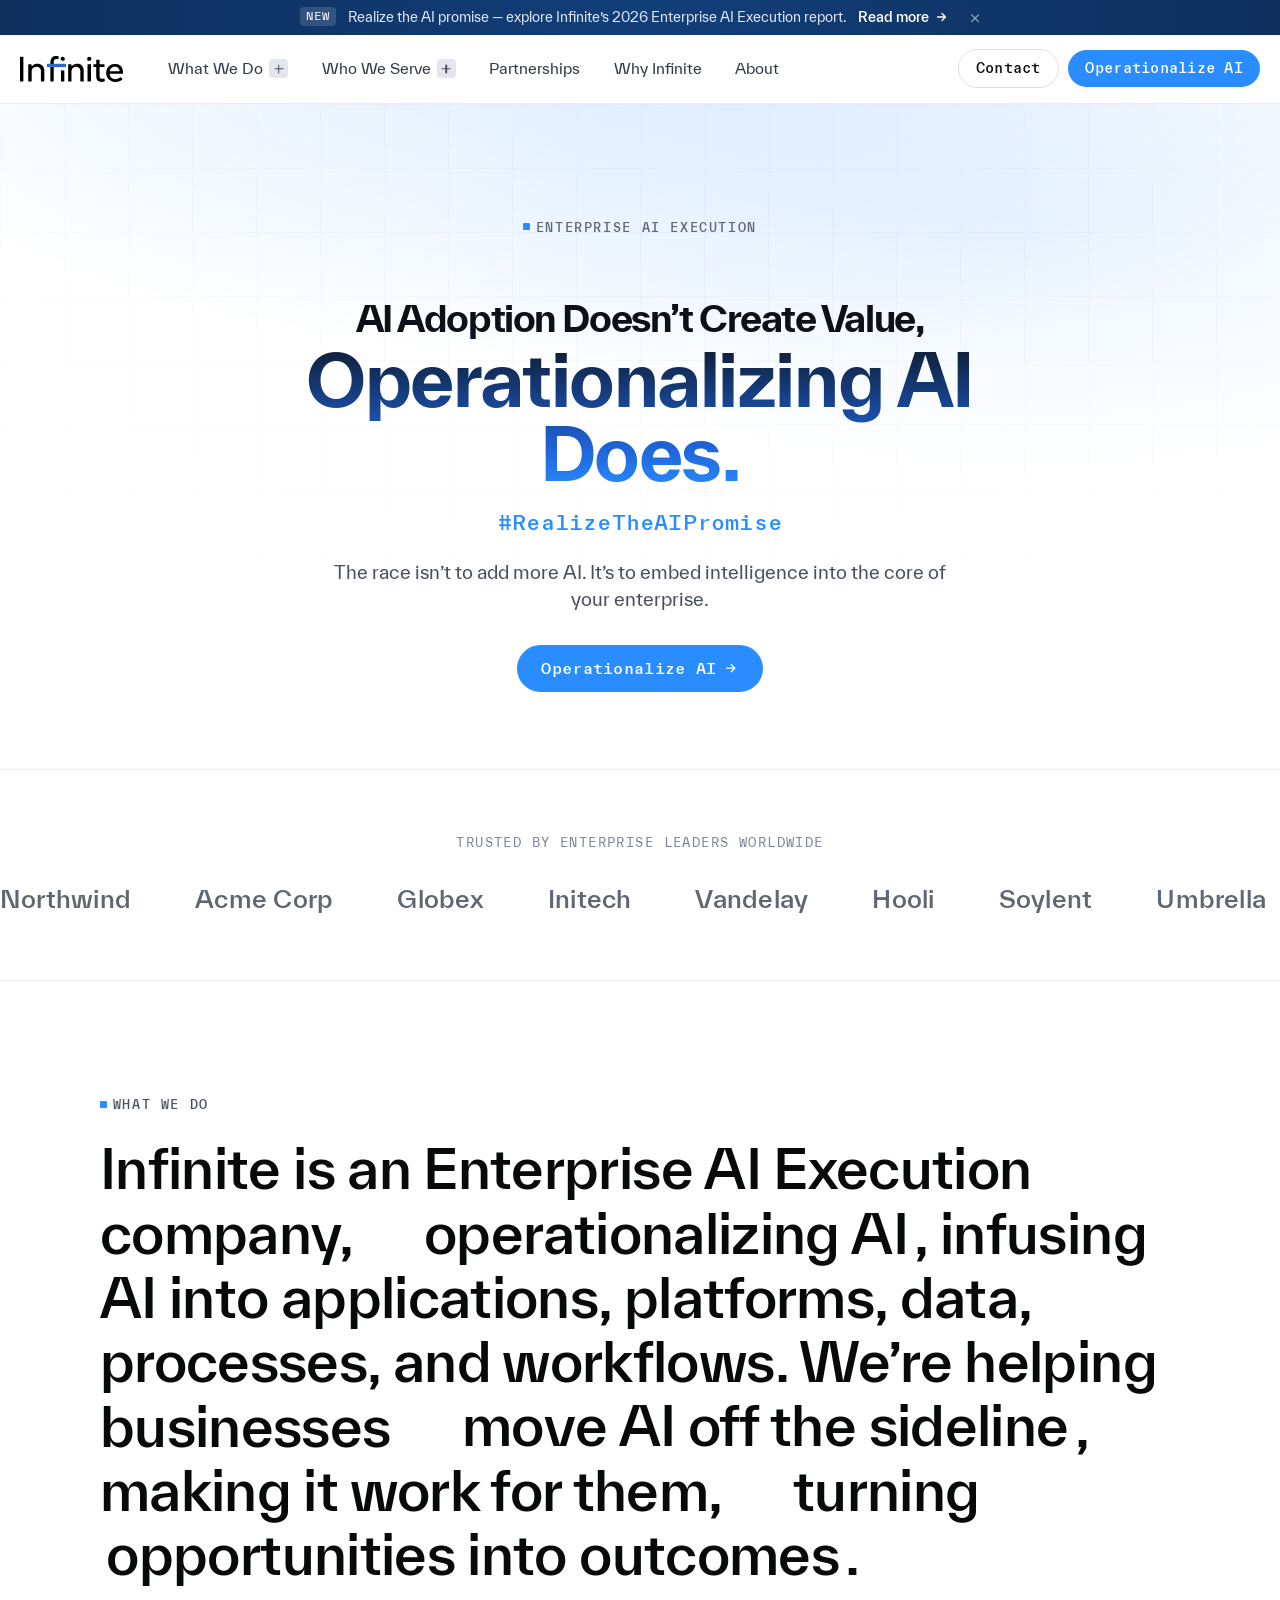
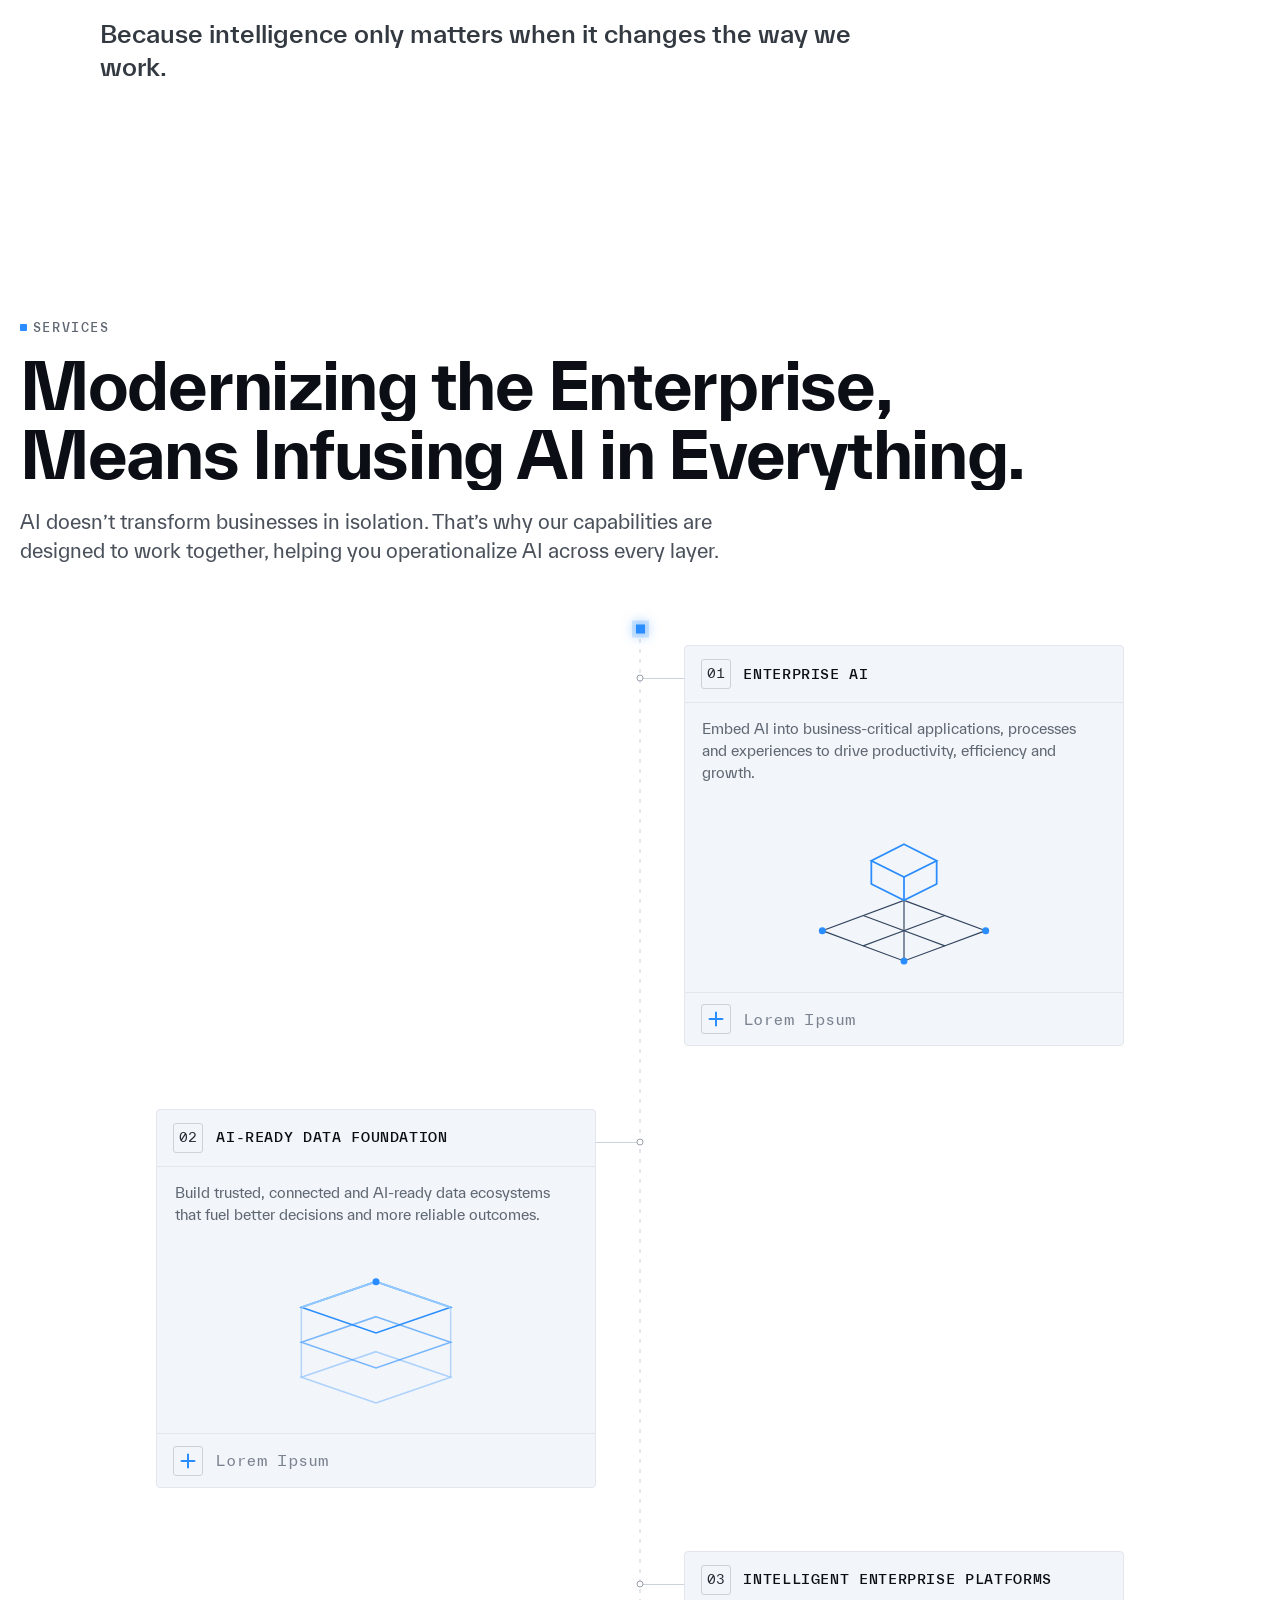
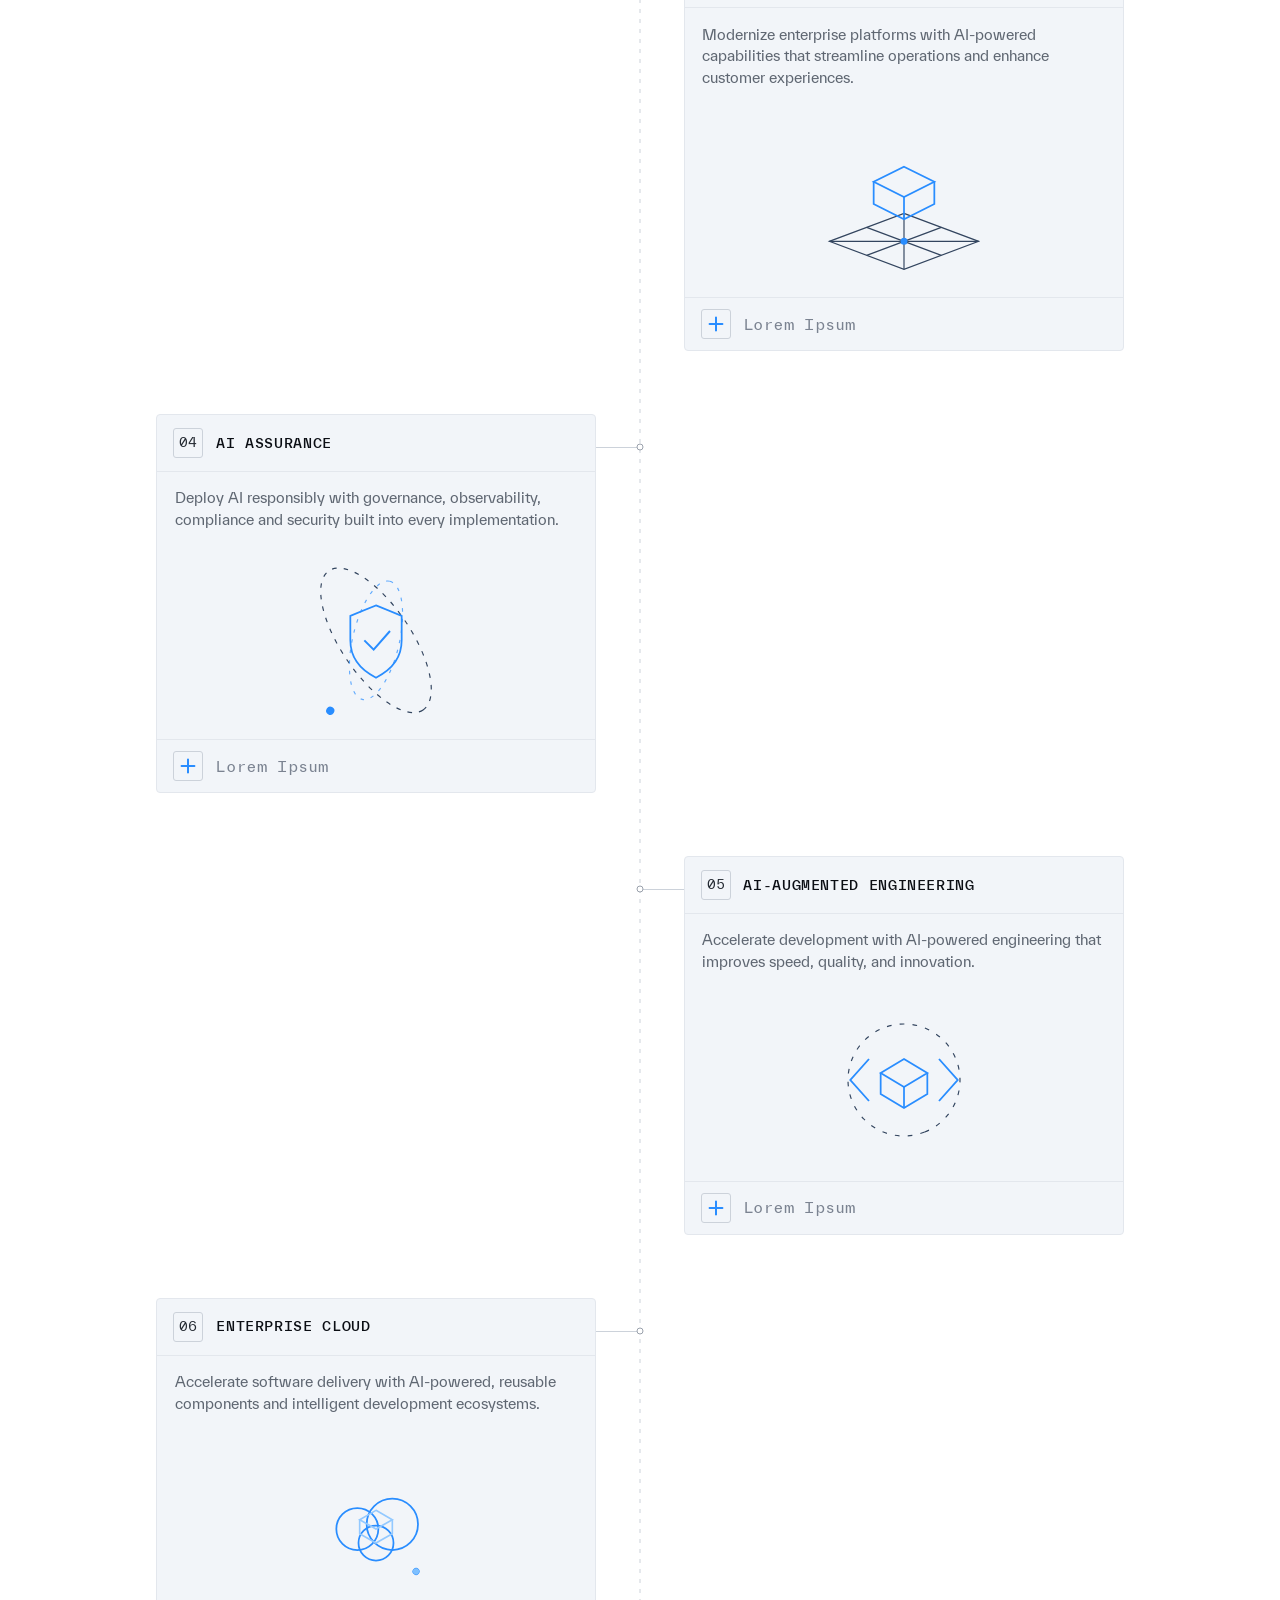
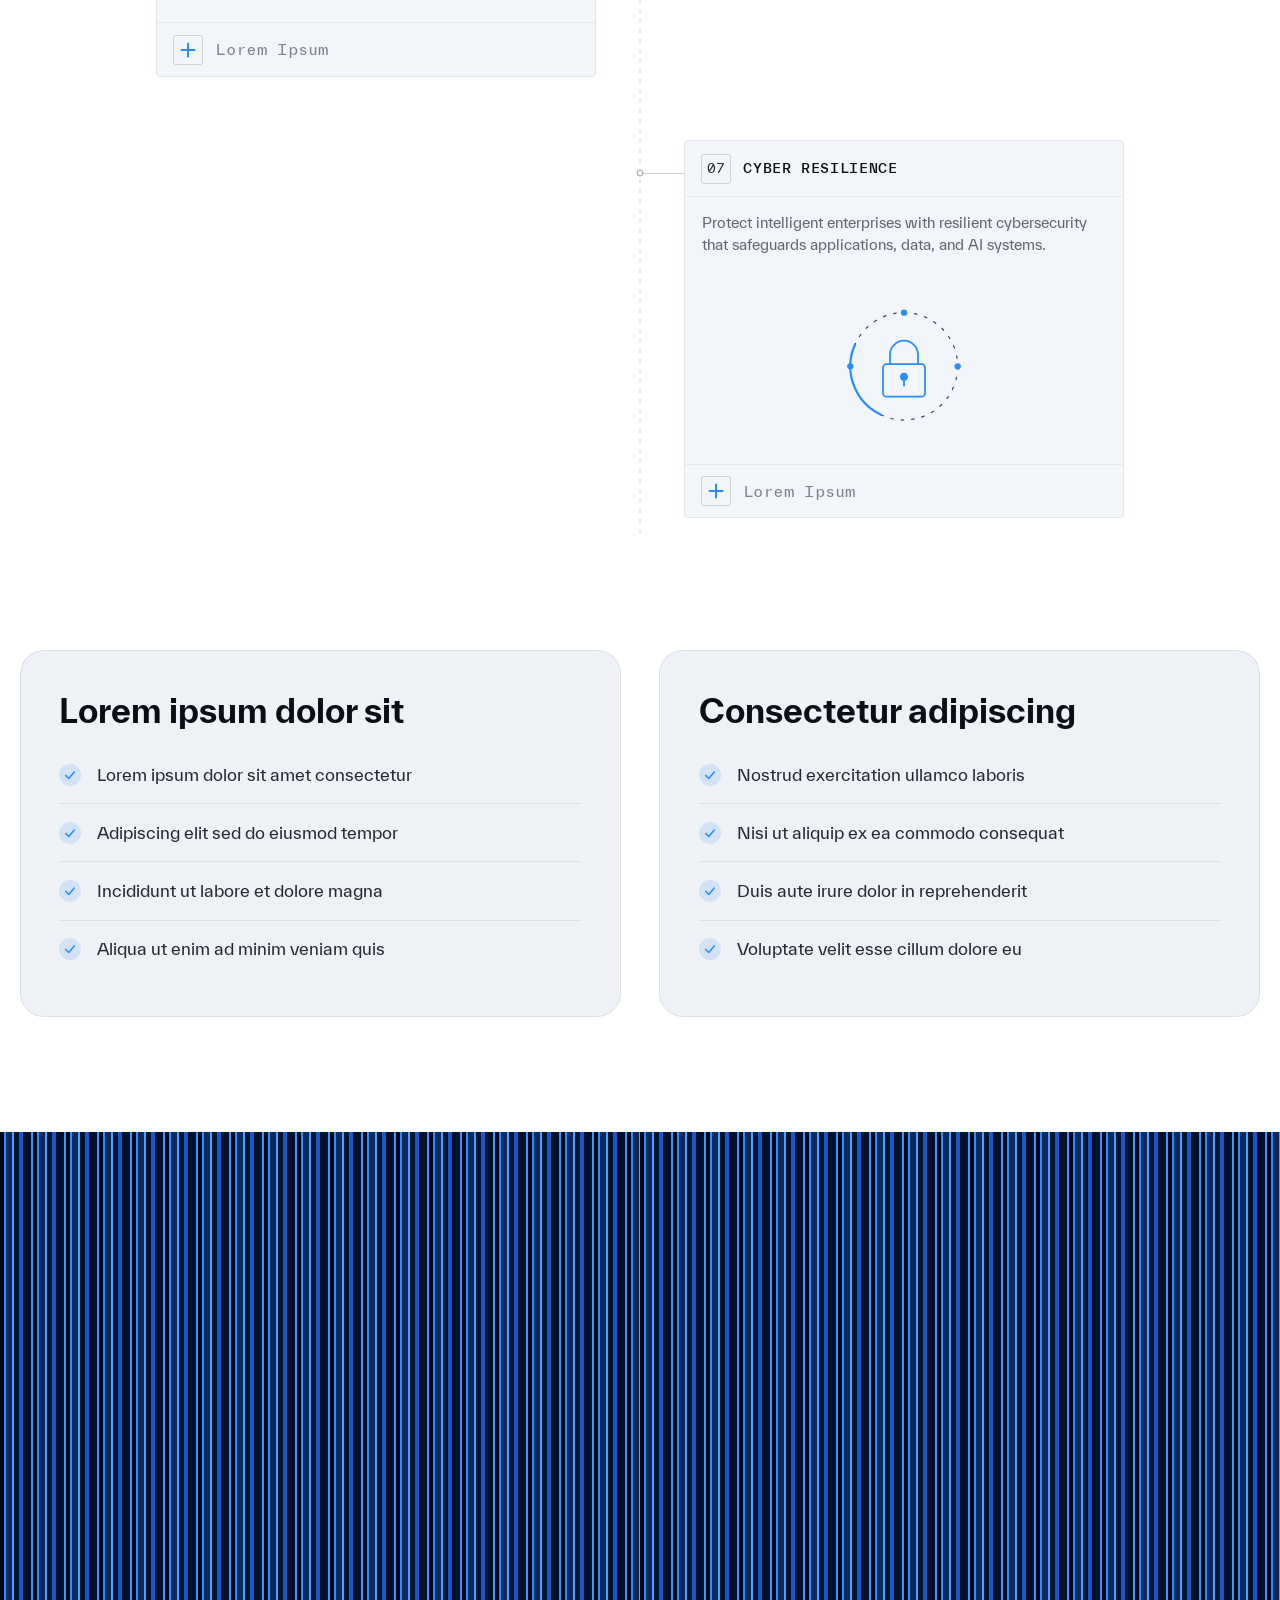
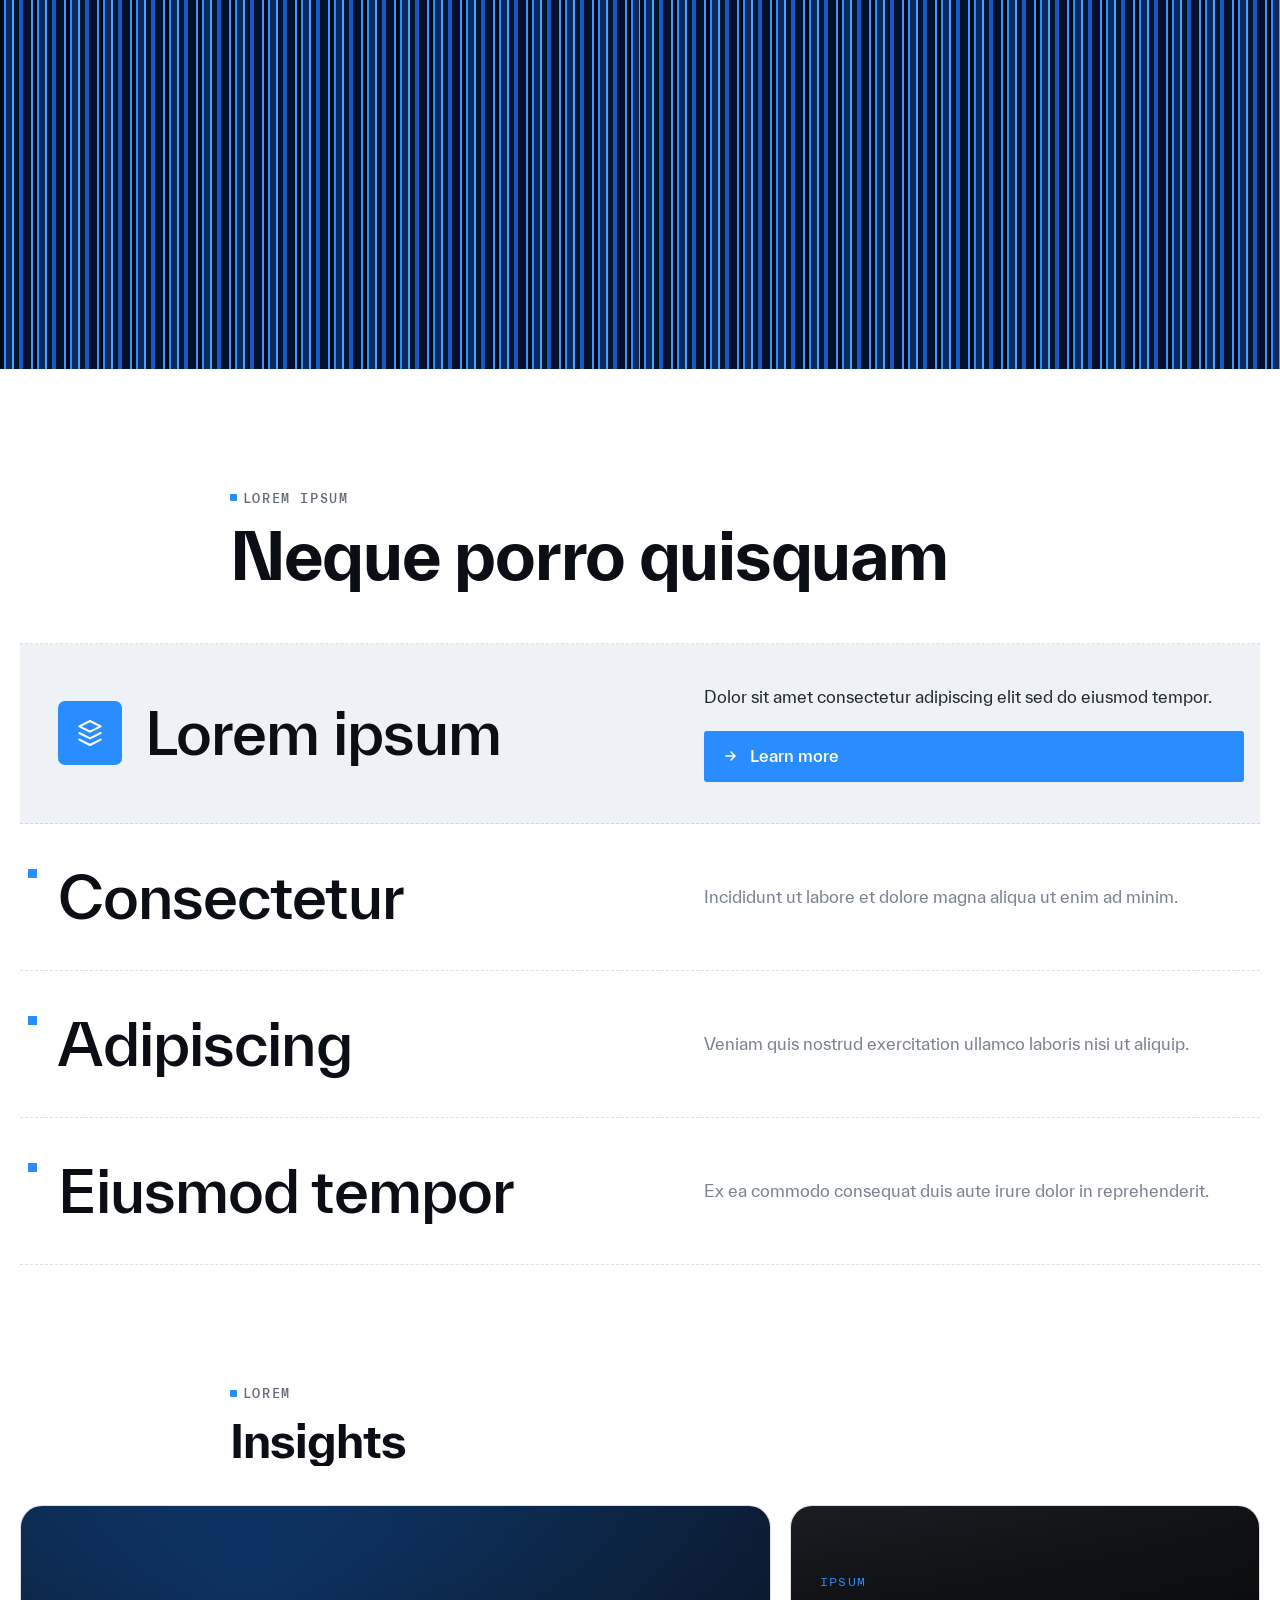
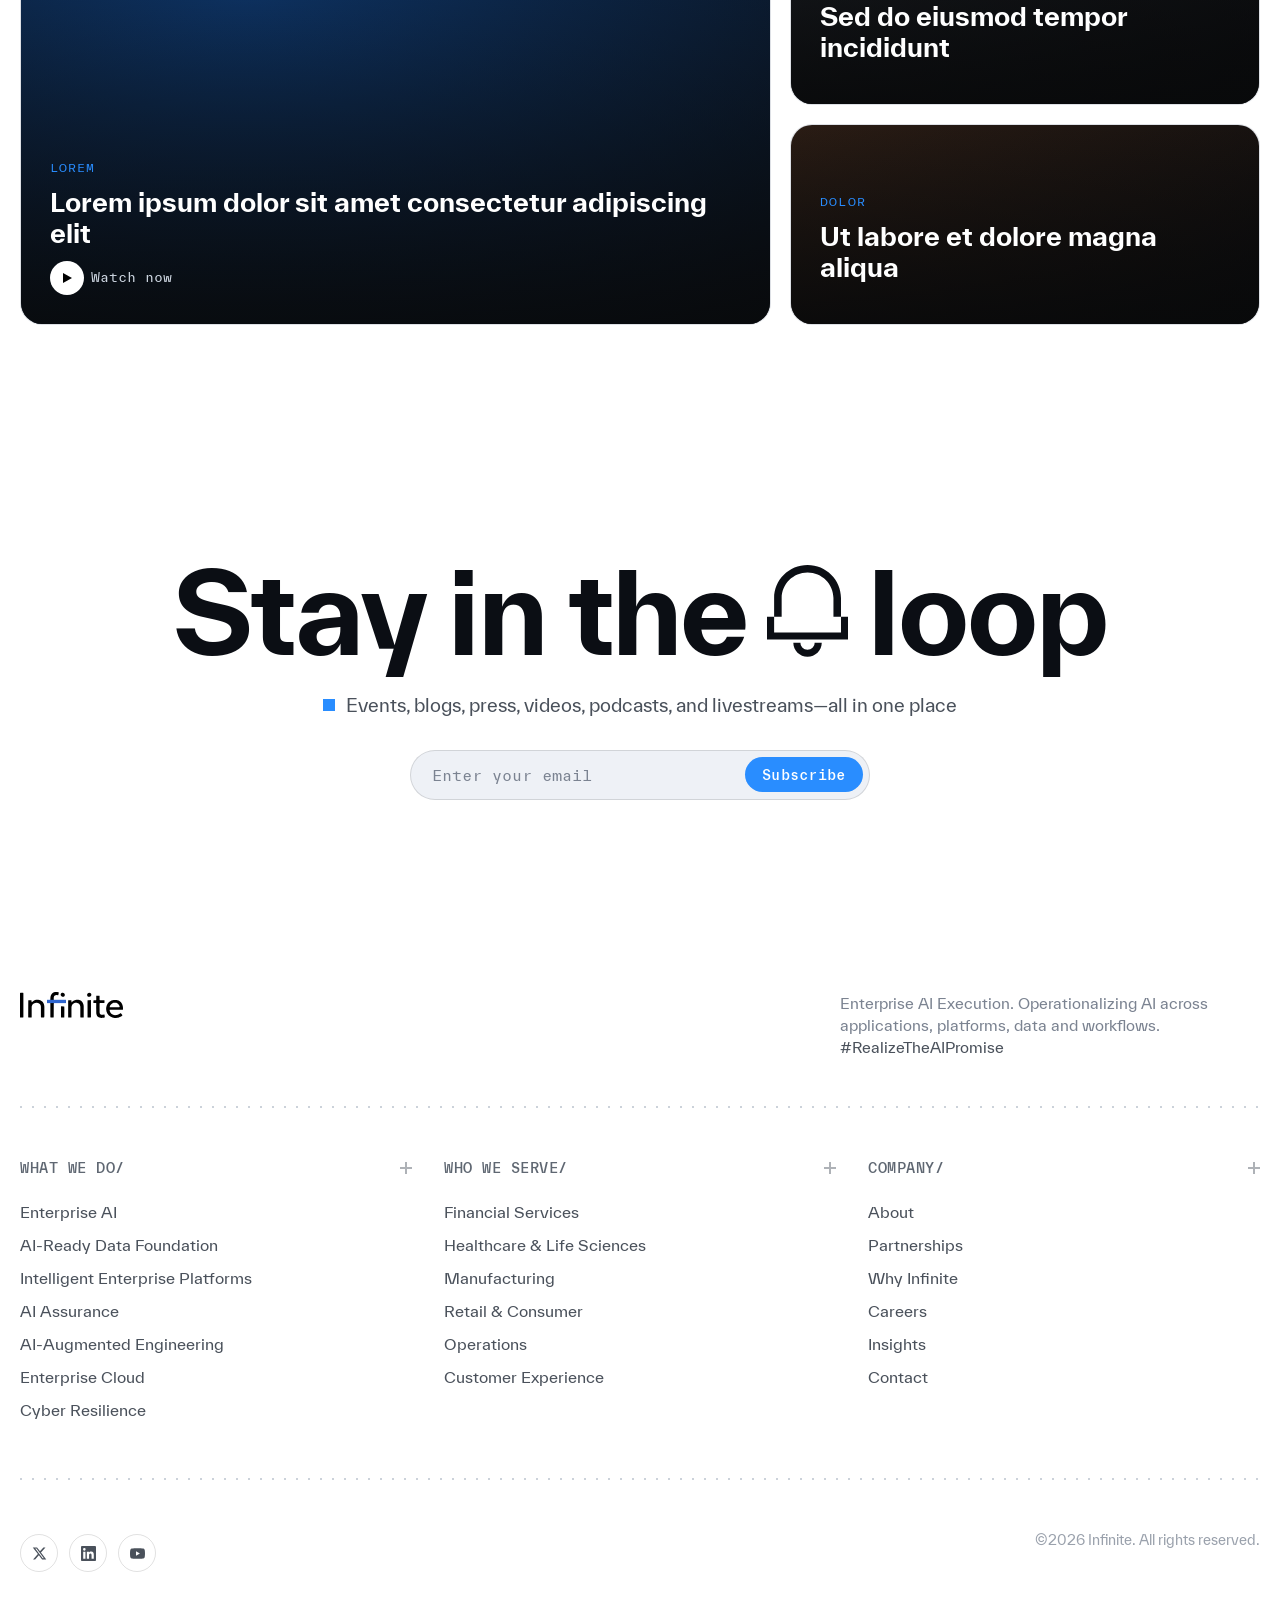
<file: index-light.html>
<!DOCTYPE html>
<html lang="en">
<head>
<meta charset="UTF-8">
<meta name="viewport" content="width=device-width, initial-scale=1.0">
<title>Infinite | Enterprise AI Execution</title>
<meta name="description" content="Infinite is an Enterprise AI Execution company — operationalizing AI across applications, platforms, data, processes and workflows. #RealizeTheAIPromise">
<link rel="icon" type="image/png" href="assets/img/favicon-light.png">
<link rel="preconnect" href="https://fonts.gstatic.com" crossorigin>
<link rel="stylesheet" href="assets/css/styles-light.css">
</head>
<body>

<!-- ============ Preloader (loading animation) ============ -->
<div class="preloader" id="preloader" role="progressbar" aria-label="Loading" aria-valuemin="0" aria-valuemax="100" aria-valuenow="0">
  <div class="preloader__lead" id="preloadLead" style="--p:0">
    <div class="preloader__mark">
      <span class="preloader__sq"></span>
      <span class="preloader__pct" id="preloadPct">0%</span>
    </div>
    <span class="preloader__stem"></span>
    <span class="preloader__bar"></span>
  </div>
</div>
<script>
(function(){
  var pre = document.getElementById('preloader');
  if(!pre) return;
  var lead  = document.getElementById('preloadLead');
  var pctEl = document.getElementById('preloadPct');
  var reduce = window.matchMedia && window.matchMedia('(prefers-reduced-motion: reduce)').matches;
  document.documentElement.classList.add('preloading');
  var DUR = reduce ? 350 : 2000;
  var start = null, done = false;
  function smooth(t){ return t*t*(3-2*t); }          // ease-in-out
  function finish(){
    if(done) return; done = true;
    pre.classList.add('is-done');
    document.documentElement.classList.remove('preloading');
    setTimeout(function(){ if(pre && pre.parentNode) pre.parentNode.removeChild(pre); }, 700);
  }
  function frame(ts){
    if(start === null) start = ts;
    var t = Math.min((ts - start) / DUR, 1);
    var p = smooth(t);
    if(lead) lead.style.setProperty('--p', p.toFixed(4));
    var n = Math.round(p * 100);
    if(pctEl) pctEl.textContent = n + '%';
    pre.setAttribute('aria-valuenow', n);
    if(t < 1){ requestAnimationFrame(frame); } else { setTimeout(finish, 200); }
  }
  requestAnimationFrame(frame);
  setTimeout(finish, DUR + 3000);                     // hard fallback — never trap the page
})();
</script>

<!-- Global noise + gradient-ball backdrop -->
<div class="bg-fx" aria-hidden="true">
  <div class="ball ball--lightblue"></div>
  <div class="ball ball--blue"></div>
  <div class="ball ball--black"></div>
</div>

<!-- ============ Rebounce / overscroll wrapper ============ -->
<div class="rebounce-effect">
<div class="page-wrapper" id="pageWrapper">

<!-- ============ Announcement banner ============ -->
<div class="pencil" id="pencil">
  <div class="pencil__inner">
    <span class="pencil__tag">New</span>
    <span>Realize the AI promise — explore Infinite&rsquo;s 2026 Enterprise AI Execution report.</span>
    <a href="#" target="_self">
      Read more
      <svg class="pencil__arrow" width="14" height="14" viewBox="0 0 16 16" fill="none"><path d="M3 8h9M8 4l4 4-4 4" stroke="currentColor" stroke-width="1.5" stroke-linecap="round" stroke-linejoin="round"/></svg>
    </a>
    <button class="pencil__close" id="pencilClose" aria-label="Dismiss">×</button>
  </div>
</div>

<!-- ============ Navbar ============ -->
<header class="nav" id="nav">
  <div class="nav__inner">
    <a href="/" class="nav__logo" aria-label="Infinite home">
      <span class="brand">
        <img class="brand__logo" src="assets/img/infinite-logo-light.svg" alt="Infinite">
      </span>
    </a>

    <nav class="nav__menu">
      <!-- What We Do -->
      <div class="nav__item" data-mega>
        <span class="nav__link" data-shuffle>What We Do <span class="nav__tog" aria-hidden="true"></span></span>
        <div class="mega">
          <div class="mega__grid" style="grid-template-columns:repeat(3,1fr)">
            <div class="mega__col">
              <h4>Build</h4>
              <a class="mega__link" href="#services"><b>Enterprise AI</b><span>AI in business-critical applications</span></a>
              <a class="mega__link" href="#services"><b>AI-Augmented Engineering</b><span>Faster, higher-quality delivery</span></a>
              <a class="mega__link" href="#services"><b>Enterprise Cloud</b><span>Intelligent development ecosystems</span></a>
            </div>
            <div class="mega__col">
              <h4>Data &amp; Platforms</h4>
              <a class="mega__link" href="#services"><b>AI-Ready Data Foundation</b><span>Trusted, connected data ecosystems</span></a>
              <a class="mega__link" href="#services"><b>Intelligent Enterprise Platforms</b><span>AI-powered modernization</span></a>
            </div>
            <div class="mega__col">
              <h4>Trust</h4>
              <a class="mega__link" href="#services"><b>AI Assurance</b><span>Governance, observability, compliance</span></a>
              <a class="mega__link" href="#services"><b>Cyber Resilience</b><span>Resilient cybersecurity for AI</span></a>
            </div>
          </div>
        </div>
      </div>

      <!-- Who We Serve -->
      <div class="nav__item" data-mega>
        <span class="nav__link" data-shuffle>Who We Serve <span class="nav__tog" aria-hidden="true"></span></span>
        <div class="mega">
          <div class="mega__grid" style="grid-template-columns:repeat(2,1fr)">
            <div class="mega__col">
              <h4>By Industry</h4>
              <a class="mega__link simple" href="#"><b>Financial Services</b></a>
              <a class="mega__link simple" href="#"><b>Healthcare &amp; Life Sciences</b></a>
              <a class="mega__link simple" href="#"><b>Manufacturing</b></a>
              <a class="mega__link simple" href="#"><b>Retail &amp; Consumer</b></a>
            </div>
            <div class="mega__col">
              <h4>By Function</h4>
              <a class="mega__link simple" href="#"><b>Operations</b></a>
              <a class="mega__link simple" href="#"><b>Customer Experience</b></a>
              <a class="mega__link simple" href="#"><b>Finance &amp; Risk</b></a>
              <a class="mega__link simple" href="#"><b>Engineering</b></a>
            </div>
          </div>
        </div>
      </div>

      <div class="nav__item"><a class="nav__link" href="#" data-shuffle>Partnerships</a></div>
      <div class="nav__item"><a class="nav__link" href="#" data-shuffle>Why Infinite</a></div>
      <div class="nav__item"><a class="nav__link" href="#" data-shuffle>About</a></div>
    </nav>

    <div class="nav__spacer"></div>
    <div class="nav__cta">
      <a class="btn btn--ghost" href="#">Contact</a>
      <a class="btn btn--blue" href="#services"><span data-stagger>Operationalize AI</span></a>
      <button class="nav__burger" id="burger" aria-label="Open menu"><span></span><span></span><span></span></button>
    </div>
  </div>
</header>

<!-- ============ Mobile nav ============ -->
<div class="mobile-nav" id="mobileNav">
  <div class="mobile-nav__head">
    <a href="/" class="nav__logo"><span class="brand"><img class="brand__logo" src="assets/img/infinite-logo-light.svg" alt="Infinite"></span></a>
    <button class="mobile-nav__close" id="mobileClose" aria-label="Close">×</button>
  </div>
  <div class="m-group"><button>What We Do <span>+</span></button><div class="m-group__body"><a href="#services">Enterprise AI</a><a href="#services">AI-Ready Data Foundation</a><a href="#services">Intelligent Enterprise Platforms</a><a href="#services">AI Assurance</a><a href="#services">AI-Augmented Engineering</a><a href="#services">Enterprise Cloud</a><a href="#services">Cyber Resilience</a></div></div>
  <div class="m-group"><button>Who We Serve <span>+</span></button><div class="m-group__body"><a href="#">Financial Services</a><a href="#">Healthcare &amp; Life Sciences</a><a href="#">Manufacturing</a><a href="#">Retail &amp; Consumer</a><a href="#">Operations</a><a href="#">Customer Experience</a></div></div>
  <a class="m-solo" href="#">Partnerships</a>
  <a class="m-solo" href="#">Why Infinite</a>
  <a class="m-solo" href="#">About</a>
  <div class="mobile-nav__cta">
    <a class="btn btn--ghost btn--lg" href="#">Contact</a>
    <a class="btn btn--blue btn--lg" href="#services">Operationalize AI</a>
  </div>
</div>

<main>
<!-- ============ SCROLL 1 — HERO ============ -->
<section class="hero">
  <div class="hero__bg"><div class="hero__grid"></div><img src="assets/img/gradient.png" alt=""></div>
  <div class="container hero__inner">
    <span class="eyebrow" data-scramble>Enterprise AI Execution</span>
    <h1 class="hero__title" data-hero-reveal><span class="hero__title-line1">AI Adoption Doesn&rsquo;t Create Value,</span><br>Operationalizing AI Does.</h1>
    <div class="hero__tag" data-scramble>#RealizeTheAIPromise</div>
    <p class="hero__sub">The race isn&rsquo;t to add more AI. It&rsquo;s to embed intelligence into the core of your enterprise.</p>
    <div class="hero__cta">
      <a class="btn btn--blue btn--lg" href="#services"><span data-stagger>Operationalize AI</span> <svg width="14" height="14" viewBox="0 0 16 16" fill="none"><path d="M3 8h9M8 4l4 4-4 4" stroke="currentColor" stroke-width="1.5" stroke-linecap="round" stroke-linejoin="round"/></svg></a>
    </div>
  </div>
</section>

<!-- ============ Logo marquee ============ -->
<section class="marquee">
  <div class="marquee__label">Trusted by enterprise leaders worldwide</div>
  <div class="marquee__track" id="marquee">
    <span class="mlogo">Northwind</span>
    <span class="mlogo">Acme Corp</span>
    <span class="mlogo">Globex</span>
    <span class="mlogo">Initech</span>
    <span class="mlogo">Vandelay</span>
    <span class="mlogo">Hooli</span>
    <span class="mlogo">Soylent</span>
    <span class="mlogo">Umbrella</span>
  </div>
</section>

<!-- ============ SCROLL 2 — WHAT WE DO ============ -->
<section class="section statement">
  <div class="container">
    <div class="statement__inner">
      <span class="eyebrow" data-scramble>What We Do</span>
      <p class="statement__big reveal">Infinite is an Enterprise AI Execution company, <span class="kw kw--1"><span class="kw__ico" aria-hidden="true"><svg viewBox="0 0 16 16" fill="none"><path d="M9 1.5 3.5 9H7l-1 5.5L12.5 7H9l1-5.5Z" fill="currentColor"/></svg></span><mark class="kw__mark">operationalizing AI</mark></span>, infusing AI into applications, platforms, data, processes, and workflows. We&rsquo;re helping businesses <span class="kw kw--2"><span class="kw__ico" aria-hidden="true"><svg viewBox="0 0 16 16" fill="none"><path d="M3 8h9M8 4l4 4-4 4" stroke="currentColor" stroke-width="1.7" stroke-linecap="round" stroke-linejoin="round"/></svg></span><mark class="kw__mark">move AI off the sideline</mark></span>, making it work for them, <span class="kw kw--3"><span class="kw__ico" aria-hidden="true"><svg viewBox="0 0 16 16" fill="none"><path d="M2 11l4-4 3 2 5-6M11 3h3v3" stroke="currentColor" stroke-width="1.7" stroke-linecap="round" stroke-linejoin="round"/></svg></span><mark class="kw__mark">turning opportunities into outcomes</mark></span>.</p>
      <p class="statement__kicker reveal">Because intelligence only matters when it changes the way we work.</p>
    </div>
  </div>
</section>

<!-- ============ SCROLL 3 — SERVICES ============ -->
<section class="section" id="services">
  <div class="container">
    <div class="services__head">
      <span class="eyebrow" data-scramble>Services</span>
      <h2 class="h2" style="margin-top:1rem" data-reveal-lines>Modernizing the Enterprise, Means Infusing AI in Everything.</h2>
      <p class="lead reveal">AI doesn&rsquo;t transform businesses in isolation. That&rsquo;s why our capabilities are designed to work together, helping you operationalize AI across every layer.</p>
    </div>
    <div class="tl" id="svcTimeline">
      <span class="tl__spine" aria-hidden="true"><span class="tl__fill" id="tlFill"></span><span class="tl__node" id="tlNode"></span></span>

      <!-- 01 -->
      <div class="tl__item tl__item--r reveal">
        <article class="service">
          <div class="service__head"><span class="service__num">01</span><h3 class="service__title" data-shuffle>Enterprise AI</h3></div>
          <p class="service__desc">Embed AI into business-critical applications, processes and experiences to drive productivity, efficiency and growth.</p>
          <div class="service__viz">
            <svg class="iso" viewBox="0 0 240 168" fill="none">
              <g stroke="#33455f" stroke-width="1"><path d="M120 92 L190 118 L120 144 L50 118 Z"/><path d="M85 105 L155 131"/><path d="M155 105 L85 131"/><path d="M120 92 L120 144"/></g>
              <g class="a-float" stroke="#298dff" stroke-width="1.5"><path d="M120 44 L148 58 L120 72 L92 58 Z"/><path d="M92 58 L92 78 L120 92 L148 78 L148 58"/><path d="M120 72 L120 92"/></g>
              <circle class="a-pulse" cx="190" cy="118" r="3" fill="#298dff"/><circle class="a-pulse" style="animation-delay:.6s" cx="50" cy="118" r="3" fill="#298dff"/><circle class="a-pulse" style="animation-delay:1.2s" cx="120" cy="144" r="3" fill="#298dff"/>
            </svg>
          </div>
          <div class="service__foot"><span class="service__mark"><svg viewBox="0 0 24 24" fill="none"><path d="M12 5v14M5 12h14" stroke="currentColor" stroke-width="2.2" stroke-linecap="round"/></svg></span><span class="service__brand">Lorem Ipsum</span></div>
        </article>
      </div>

      <!-- 02 -->
      <div class="tl__item tl__item--l reveal">
        <article class="service">
          <div class="service__head"><span class="service__num">02</span><h3 class="service__title" data-shuffle>AI-Ready Data Foundation</h3></div>
          <p class="service__desc">Build trusted, connected and AI-ready data ecosystems that fuel better decisions and more reliable outcomes.</p>
          <div class="service__viz">
            <svg class="iso" viewBox="0 0 240 168" fill="none">
              <g stroke="#298dff" stroke-width="1.3"><path d="M120 40 L184 62 L120 84 L56 62 Z"/><path d="M120 70 L184 92 L120 114 L56 92 Z" opacity=".6"/><path d="M120 100 L184 122 L120 144 L56 122 Z" opacity=".35"/><path d="M56 62 L56 122" opacity=".3"/><path d="M184 62 L184 122" opacity=".3"/></g>
              <path class="a-scan" d="M56 62 L120 40 L184 62" stroke="#93c9ff" stroke-width="1.7"/>
              <circle class="a-pulse" cx="120" cy="40" r="3" fill="#298dff"/>
            </svg>
          </div>
          <div class="service__foot"><span class="service__mark"><svg viewBox="0 0 24 24" fill="none"><path d="M12 5v14M5 12h14" stroke="currentColor" stroke-width="2.2" stroke-linecap="round"/></svg></span><span class="service__brand">Lorem Ipsum</span></div>
        </article>
      </div>

      <!-- 03 -->
      <div class="tl__item tl__item--r reveal">
        <article class="service">
          <div class="service__head"><span class="service__num">03</span><h3 class="service__title" data-shuffle>Intelligent Enterprise Platforms</h3></div>
          <p class="service__desc">Modernize enterprise platforms with AI-powered capabilities that streamline operations and enhance customer experiences.</p>
          <div class="service__viz">
            <svg class="iso" viewBox="0 0 240 168" fill="none">
              <g stroke="#33455f" stroke-width="1"><path d="M120 98 L184 122 L120 146 L56 122 Z"/><path d="M88 110 L152 134"/><path d="M152 110 L88 134"/><path d="M120 98 L120 146"/><path d="M56 122 L184 122"/></g>
              <g class="a-rise" stroke="#298dff" stroke-width="1.5"><path d="M120 58 L146 71 L120 84 L94 71 Z"/><path d="M94 71 L94 90 L120 103 L146 90 L146 71"/><path d="M120 84 L120 103"/></g>
              <circle class="a-pulse" cx="120" cy="122" r="3" fill="#298dff"/>
            </svg>
          </div>
          <div class="service__foot"><span class="service__mark"><svg viewBox="0 0 24 24" fill="none"><path d="M12 5v14M5 12h14" stroke="currentColor" stroke-width="2.2" stroke-linecap="round"/></svg></span><span class="service__brand">Lorem Ipsum</span></div>
        </article>
      </div>

      <!-- 04 -->
      <div class="tl__item tl__item--l reveal">
        <article class="service">
          <div class="service__head"><span class="service__num">04</span><h3 class="service__title" data-shuffle>AI Assurance</h3></div>
          <p class="service__desc">Deploy AI responsibly with governance, observability, compliance and security built into every implementation.</p>
          <div class="service__viz">
            <svg class="iso" viewBox="0 0 240 168" fill="none">
              <ellipse cx="120" cy="86" rx="72" ry="30" stroke="#33455f" stroke-width="1" stroke-dasharray="4 6"><animateTransform attributeName="transform" type="rotate" from="0 120 86" to="360 120 86" dur="22s" repeatCount="indefinite"/></ellipse>
              <ellipse cx="120" cy="86" rx="52" ry="20" stroke="#298dff" stroke-width="1" stroke-dasharray="3 6" opacity=".7"><animateTransform attributeName="transform" type="rotate" from="360 120 86" to="0 120 86" dur="16s" repeatCount="indefinite"/></ellipse>
              <path d="M120 56 L142 65 L142 86 C142 102 132 112 120 118 C108 112 98 102 98 86 L98 65 Z" stroke="#298dff" stroke-width="1.5"/>
              <path d="M110 86 L118 94 L132 78" stroke="#298dff" stroke-width="1.7"/>
              <g><circle cx="192" cy="86" r="3.5" fill="#298dff"/><animateTransform attributeName="transform" type="rotate" from="0 120 86" to="360 120 86" dur="10s" repeatCount="indefinite"/></g>
            </svg>
          </div>
          <div class="service__foot"><span class="service__mark"><svg viewBox="0 0 24 24" fill="none"><path d="M12 5v14M5 12h14" stroke="currentColor" stroke-width="2.2" stroke-linecap="round"/></svg></span><span class="service__brand">Lorem Ipsum</span></div>
        </article>
      </div>

      <!-- 05 -->
      <div class="tl__item tl__item--r reveal">
        <article class="service">
          <div class="service__head"><span class="service__num">05</span><h3 class="service__title" data-shuffle>AI-Augmented Engineering</h3></div>
          <p class="service__desc">Accelerate development with AI-powered engineering that improves speed, quality, and innovation.</p>
          <div class="service__viz">
            <svg class="iso" viewBox="0 0 240 168" fill="none">
              <circle cx="120" cy="84" r="48" stroke="#33455f" stroke-width="1" stroke-dasharray="4 7"><animateTransform attributeName="transform" type="rotate" from="0 120 84" to="360 120 84" dur="18s" repeatCount="indefinite"/></circle>
              <g class="a-float" stroke="#298dff" stroke-width="1.5"><path d="M120 66 L140 78 L120 90 L100 78 Z"/><path d="M100 78 L100 96 L120 108 L140 96 L140 78"/><path d="M120 90 L120 108"/></g>
              <path class="a-pulse" d="M150 66 L166 84 L150 102" stroke="#298dff" stroke-width="1.6"/>
              <path class="a-pulse" style="animation-delay:.5s" d="M90 66 L74 84 L90 102" stroke="#298dff" stroke-width="1.6"/>
            </svg>
          </div>
          <div class="service__foot"><span class="service__mark"><svg viewBox="0 0 24 24" fill="none"><path d="M12 5v14M5 12h14" stroke="currentColor" stroke-width="2.2" stroke-linecap="round"/></svg></span><span class="service__brand">Lorem Ipsum</span></div>
        </article>
      </div>

      <!-- 06 -->
      <div class="tl__item tl__item--l reveal">
        <article class="service">
          <div class="service__head"><span class="service__num">06</span><h3 class="service__title" data-shuffle>Enterprise Cloud</h3></div>
          <p class="service__desc">Accelerate software delivery with AI-powered, reusable components and intelligent development ecosystems.</p>
          <div class="service__viz">
            <svg class="iso" viewBox="0 0 240 168" fill="none">
              <g stroke="#298dff" stroke-width="1.5"><circle cx="104" cy="90" r="18"/><circle cx="134" cy="86" r="22"/><circle cx="120" cy="102" r="15"/></g>
              <g class="a-rise" stroke="#93c9ff" stroke-width="1.4"><path d="M120 74 L134 82 L120 90 L106 82 Z"/><path d="M106 82 L106 94 L120 102 L134 94 L134 82"/></g>
              <g><circle cx="120" cy="40" r="3" fill="#298dff"/><animateTransform attributeName="transform" type="rotate" from="0 120 90" to="360 120 90" dur="9s" repeatCount="indefinite"/></g>
              <g><circle cx="120" cy="140" r="2.6" fill="#7fc0ff"/><animateTransform attributeName="transform" type="rotate" from="180 120 90" to="540 120 90" dur="9s" repeatCount="indefinite"/></g>
            </svg>
          </div>
          <div class="service__foot"><span class="service__mark"><svg viewBox="0 0 24 24" fill="none"><path d="M12 5v14M5 12h14" stroke="currentColor" stroke-width="2.2" stroke-linecap="round"/></svg></span><span class="service__brand">Lorem Ipsum</span></div>
        </article>
      </div>

      <!-- 07 -->
      <div class="tl__item tl__item--r reveal">
        <article class="service">
          <div class="service__head"><span class="service__num">07</span><h3 class="service__title" data-shuffle>Cyber Resilience</h3></div>
          <p class="service__desc">Protect intelligent enterprises with resilient cybersecurity that safeguards applications, data, and AI systems.</p>
          <div class="service__viz">
            <svg class="iso" viewBox="0 0 240 168" fill="none">
              <circle cx="120" cy="86" r="46" stroke="#33455f" stroke-width="1" stroke-dasharray="3 6"/>
              <path d="M120 40 A46 46 0 0 1 166 86" stroke="#298dff" stroke-width="1.9"><animateTransform attributeName="transform" type="rotate" from="0 120 86" to="360 120 86" dur="6s" repeatCount="indefinite"/></path>
              <rect x="102" y="84" width="36" height="28" rx="3" stroke="#298dff" stroke-width="1.5"/>
              <path d="M108 84 v-8 a12 12 0 0 1 24 0 v8" stroke="#298dff" stroke-width="1.5"/>
              <circle cx="120" cy="95" r="3.4" fill="#298dff"/><path d="M120 95 v8" stroke="#298dff" stroke-width="1.6"/>
              <circle class="a-pulse" cx="120" cy="40" r="2.7" fill="#298dff"/><circle class="a-pulse" style="animation-delay:.7s" cx="166" cy="86" r="2.7" fill="#298dff"/><circle class="a-pulse" style="animation-delay:1.4s" cx="74" cy="86" r="2.7" fill="#298dff"/>
            </svg>
          </div>
          <div class="service__foot"><span class="service__mark"><svg viewBox="0 0 24 24" fill="none"><path d="M12 5v14M5 12h14" stroke="currentColor" stroke-width="2.2" stroke-linecap="round"/></svg></span><span class="service__brand">Lorem Ipsum</span></div>
        </article>
      </div>
    </div>
  </div>
</section>

<!-- ============ [Lorem] Benefits ============ -->
<section class="section" style="padding-top:0">
  <div class="container benefits">
    <div class="bcard reveal">
      <h3 class="h3" data-shuffle>Lorem ipsum dolor sit</h3>
      <ul>
        <li><span class="dot"><svg viewBox="0 0 14 14" fill="none"><path d="M2 7.5l3.5 3.5L12 3.5" stroke="currentColor" stroke-width="1.8" stroke-linecap="round" stroke-linejoin="round"/></svg></span>Lorem ipsum dolor sit amet consectetur</li>
        <li><span class="dot"><svg viewBox="0 0 14 14" fill="none"><path d="M2 7.5l3.5 3.5L12 3.5" stroke="currentColor" stroke-width="1.8" stroke-linecap="round" stroke-linejoin="round"/></svg></span>Adipiscing elit sed do eiusmod tempor</li>
        <li><span class="dot"><svg viewBox="0 0 14 14" fill="none"><path d="M2 7.5l3.5 3.5L12 3.5" stroke="currentColor" stroke-width="1.8" stroke-linecap="round" stroke-linejoin="round"/></svg></span>Incididunt ut labore et dolore magna</li>
        <li><span class="dot"><svg viewBox="0 0 14 14" fill="none"><path d="M2 7.5l3.5 3.5L12 3.5" stroke="currentColor" stroke-width="1.8" stroke-linecap="round" stroke-linejoin="round"/></svg></span>Aliqua ut enim ad minim veniam quis</li>
      </ul>
    </div>
    <div class="bcard reveal">
      <h3 class="h3" data-shuffle>Consectetur adipiscing</h3>
      <ul>
        <li><span class="dot"><svg viewBox="0 0 14 14" fill="none"><path d="M2 7.5l3.5 3.5L12 3.5" stroke="currentColor" stroke-width="1.8" stroke-linecap="round" stroke-linejoin="round"/></svg></span>Nostrud exercitation ullamco laboris</li>
        <li><span class="dot"><svg viewBox="0 0 14 14" fill="none"><path d="M2 7.5l3.5 3.5L12 3.5" stroke="currentColor" stroke-width="1.8" stroke-linecap="round" stroke-linejoin="round"/></svg></span>Nisi ut aliquip ex ea commodo consequat</li>
        <li><span class="dot"><svg viewBox="0 0 14 14" fill="none"><path d="M2 7.5l3.5 3.5L12 3.5" stroke="currentColor" stroke-width="1.8" stroke-linecap="round" stroke-linejoin="round"/></svg></span>Duis aute irure dolor in reprehenderit</li>
        <li><span class="dot"><svg viewBox="0 0 14 14" fill="none"><path d="M2 7.5l3.5 3.5L12 3.5" stroke="currentColor" stroke-width="1.8" stroke-linecap="round" stroke-linejoin="round"/></svg></span>Voluptate velit esse cillum dolore eu</li>
      </ul>
    </div>
  </div>
</section>

<!-- ============ [Lorem] Tabs ============ -->
<section class="section curtain-sec" id="curtainSec">
  <div class="curtain" aria-hidden="true">
    <span class="curtain__half curtain__half--l"></span>
    <span class="curtain__half curtain__half--r"></span>
  </div>
  <div class="container">
    <div class="industry__head">
      <span class="eyebrow" data-scramble>Lorem ipsum</span>
      <h2 class="h2 h2--center" style="margin-top:1rem" data-reveal-lines>Sed ut perspiciatis unde omnis</h2>
    </div>
    <div class="tabs">
      <div class="tabs__nav" id="tabsNav">
        <button class="tab active" data-tab="0"><span class="tab__name">Lorem Ipsum</span><span class="tab__hint">Dolor</span></button>
        <button class="tab" data-tab="1"><span class="tab__name">Consectetur</span><span class="tab__hint">Adipiscing</span></button>
        <button class="tab" data-tab="2"><span class="tab__name">Sed Eiusmod</span><span class="tab__hint">Tempor</span></button>
        <button class="tab" data-tab="3"><span class="tab__name">Ut Labore</span><span class="tab__hint">Magna</span></button>
      </div>
      <div class="tabs__panel" id="tabsPanel">
        <div class="panel__glow"></div>
        <div class="panel active" data-panel="0">
          <h3>Lorem Ipsum</h3>
          <p>Lorem ipsum dolor sit amet, consectetur adipiscing elit, sed do eiusmod tempor incididunt ut labore.</p>
          <ul>
            <li><span class="chk"><svg viewBox="0 0 14 14" fill="none"><path d="M2 7.5l3.5 3.5L12 3.5" stroke="currentColor" stroke-width="1.8" stroke-linecap="round" stroke-linejoin="round"/></svg></span>Ut enim ad minim veniam quis</li>
            <li><span class="chk"><svg viewBox="0 0 14 14" fill="none"><path d="M2 7.5l3.5 3.5L12 3.5" stroke="currentColor" stroke-width="1.8" stroke-linecap="round" stroke-linejoin="round"/></svg></span>Nostrud exercitation ullamco</li>
            <li><span class="chk"><svg viewBox="0 0 14 14" fill="none"><path d="M2 7.5l3.5 3.5L12 3.5" stroke="currentColor" stroke-width="1.8" stroke-linecap="round" stroke-linejoin="round"/></svg></span>Laboris nisi ut aliquip ex ea</li>
          </ul>
        </div>
        <div class="panel" data-panel="1">
          <h3>Consectetur</h3>
          <p>Duis aute irure dolor in reprehenderit in voluptate velit esse cillum dolore eu fugiat nulla.</p>
          <ul>
            <li><span class="chk"><svg viewBox="0 0 14 14" fill="none"><path d="M2 7.5l3.5 3.5L12 3.5" stroke="currentColor" stroke-width="1.8" stroke-linecap="round" stroke-linejoin="round"/></svg></span>Excepteur sint occaecat cupidatat</li>
            <li><span class="chk"><svg viewBox="0 0 14 14" fill="none"><path d="M2 7.5l3.5 3.5L12 3.5" stroke="currentColor" stroke-width="1.8" stroke-linecap="round" stroke-linejoin="round"/></svg></span>Non proident sunt in culpa qui</li>
            <li><span class="chk"><svg viewBox="0 0 14 14" fill="none"><path d="M2 7.5l3.5 3.5L12 3.5" stroke="currentColor" stroke-width="1.8" stroke-linecap="round" stroke-linejoin="round"/></svg></span>Officia deserunt mollit anim id</li>
          </ul>
        </div>
        <div class="panel" data-panel="2">
          <h3>Sed Eiusmod</h3>
          <p>Sed ut perspiciatis unde omnis iste natus error sit voluptatem accusantium doloremque laudantium.</p>
          <ul>
            <li><span class="chk"><svg viewBox="0 0 14 14" fill="none"><path d="M2 7.5l3.5 3.5L12 3.5" stroke="currentColor" stroke-width="1.8" stroke-linecap="round" stroke-linejoin="round"/></svg></span>Totam rem aperiam eaque ipsa</li>
            <li><span class="chk"><svg viewBox="0 0 14 14" fill="none"><path d="M2 7.5l3.5 3.5L12 3.5" stroke="currentColor" stroke-width="1.8" stroke-linecap="round" stroke-linejoin="round"/></svg></span>Quae ab illo inventore veritatis</li>
            <li><span class="chk"><svg viewBox="0 0 14 14" fill="none"><path d="M2 7.5l3.5 3.5L12 3.5" stroke="currentColor" stroke-width="1.8" stroke-linecap="round" stroke-linejoin="round"/></svg></span>Et quasi architecto beatae vitae</li>
          </ul>
        </div>
        <div class="panel" data-panel="3">
          <h3>Ut Labore</h3>
          <p>Nemo enim ipsam voluptatem quia voluptas sit aspernatur aut odit aut fugit consequuntur.</p>
          <ul>
            <li><span class="chk"><svg viewBox="0 0 14 14" fill="none"><path d="M2 7.5l3.5 3.5L12 3.5" stroke="currentColor" stroke-width="1.8" stroke-linecap="round" stroke-linejoin="round"/></svg></span>Magni dolores eos qui ratione</li>
            <li><span class="chk"><svg viewBox="0 0 14 14" fill="none"><path d="M2 7.5l3.5 3.5L12 3.5" stroke="currentColor" stroke-width="1.8" stroke-linecap="round" stroke-linejoin="round"/></svg></span>Voluptatem sequi nesciunt neque</li>
            <li><span class="chk"><svg viewBox="0 0 14 14" fill="none"><path d="M2 7.5l3.5 3.5L12 3.5" stroke="currentColor" stroke-width="1.8" stroke-linecap="round" stroke-linejoin="round"/></svg></span>Porro quisquam est qui dolorem</li>
          </ul>
        </div>
      </div>
    </div>
  </div>
</section>

<!-- ============ [Lorem] CTA cards ============ -->
<section class="section">
  <div class="container">
    <div class="industry__head" style="text-align:left;margin-bottom:clamp(32px,4vw,52px)">
      <span class="eyebrow" data-scramble>Lorem ipsum</span>
      <h2 class="h2" style="margin-top:1rem" data-reveal-lines>Neque porro quisquam</h2>
    </div>
    <div class="acc" id="accList">
      <a class="acc-row reveal" href="#">
        <span class="acc-row__marker" aria-hidden="true"></span>
        <span class="acc-row__lead">
          <span class="acc-row__ico" aria-hidden="true"><svg viewBox="0 0 24 24" fill="none"><path d="M4 7l8-4 8 4-8 4-8-4zM4 12l8 4 8-4M4 17l8 4 8-4" stroke="currentColor" stroke-width="1.6" stroke-linecap="round" stroke-linejoin="round"/></svg></span>
          <h3 class="acc-row__title" data-shuffle>Lorem ipsum</h3>
        </span>
        <span class="acc-row__body">
          <span class="acc-row__desc">Dolor sit amet consectetur adipiscing elit sed do eiusmod tempor.</span>
          <span class="acc-row__cta"><svg width="16" height="16" viewBox="0 0 16 16" fill="none"><path d="M3 8h9M8 4l4 4-4 4" stroke="currentColor" stroke-width="1.6" stroke-linecap="round" stroke-linejoin="round"/></svg><span>Learn more</span></span>
        </span>
      </a>
      <a class="acc-row reveal" href="#">
        <span class="acc-row__marker" aria-hidden="true"></span>
        <span class="acc-row__lead">
          <span class="acc-row__ico" aria-hidden="true"><svg viewBox="0 0 24 24" fill="none"><path d="M8 6l-5 6 5 6M16 6l5 6-5 6" stroke="currentColor" stroke-width="1.6" stroke-linecap="round" stroke-linejoin="round"/></svg></span>
          <h3 class="acc-row__title" data-shuffle>Consectetur</h3>
        </span>
        <span class="acc-row__body">
          <span class="acc-row__desc">Incididunt ut labore et dolore magna aliqua ut enim ad minim.</span>
          <span class="acc-row__cta"><svg width="16" height="16" viewBox="0 0 16 16" fill="none"><path d="M3 8h9M8 4l4 4-4 4" stroke="currentColor" stroke-width="1.6" stroke-linecap="round" stroke-linejoin="round"/></svg><span>Learn more</span></span>
        </span>
      </a>
      <a class="acc-row reveal" href="#">
        <span class="acc-row__marker" aria-hidden="true"></span>
        <span class="acc-row__lead">
          <span class="acc-row__ico" aria-hidden="true"><svg viewBox="0 0 24 24" fill="none"><path d="M3 7h18v10H3zM3 10h18M7 14h3" stroke="currentColor" stroke-width="1.6" stroke-linecap="round" stroke-linejoin="round"/></svg></span>
          <h3 class="acc-row__title" data-shuffle>Adipiscing</h3>
        </span>
        <span class="acc-row__body">
          <span class="acc-row__desc">Veniam quis nostrud exercitation ullamco laboris nisi ut aliquip.</span>
          <span class="acc-row__cta"><svg width="16" height="16" viewBox="0 0 16 16" fill="none"><path d="M3 8h9M8 4l4 4-4 4" stroke="currentColor" stroke-width="1.6" stroke-linecap="round" stroke-linejoin="round"/></svg><span>Learn more</span></span>
        </span>
      </a>
      <a class="acc-row reveal" href="#">
        <span class="acc-row__marker" aria-hidden="true"></span>
        <span class="acc-row__lead">
          <span class="acc-row__ico" aria-hidden="true"><svg viewBox="0 0 24 24" fill="none"><path d="M9 11a3 3 0 100-6 3 3 0 000 6zM3 20a6 6 0 0112 0M17 7a3 3 0 010 6M21 20a6 6 0 00-4-5.6" stroke="currentColor" stroke-width="1.6" stroke-linecap="round" stroke-linejoin="round"/></svg></span>
          <h3 class="acc-row__title" data-shuffle>Eiusmod tempor</h3>
        </span>
        <span class="acc-row__body">
          <span class="acc-row__desc">Ex ea commodo consequat duis aute irure dolor in reprehenderit.</span>
          <span class="acc-row__cta"><svg width="16" height="16" viewBox="0 0 16 16" fill="none"><path d="M3 8h9M8 4l4 4-4 4" stroke="currentColor" stroke-width="1.6" stroke-linecap="round" stroke-linejoin="round"/></svg><span>Learn more</span></span>
        </span>
      </a>
    </div>
  </div>
</section>

<!-- ============ [Lorem] Featured ============ -->
<section class="section" style="padding-top:0">
  <div class="container">
    <div class="industry__head" style="text-align:left;margin-bottom:clamp(28px,3vw,44px)">
      <span class="eyebrow" data-scramble>Lorem</span>
      <h2 class="h2" style="margin-top:1rem;font-size:clamp(1.8rem,4vw,2.8rem)" data-reveal-lines>Insights</h2>
    </div>
    <div class="featured__grid">
      <a class="feat-main reveal" href="#">
        <div class="feat-cover"></div>
        <div class="feat-body">
          <span class="tag">Lorem</span>
          <h3>Lorem ipsum dolor sit amet consectetur adipiscing elit</h3>
          <span class="play"><span class="ico"><svg width="12" height="12" viewBox="0 0 12 12" fill="currentColor"><path d="M2 1l9 5-9 5z"/></svg></span>Watch now</span>
        </div>
      </a>
      <div class="feat-side-stack">
        <a class="feat-side reveal" href="#">
          <div class="feat-cover"></div>
          <div class="feat-body"><span class="tag">Ipsum</span><h3>Sed do eiusmod tempor incididunt</h3></div>
        </a>
        <a class="feat-side reveal" href="#">
          <div class="feat-cover"></div>
          <div class="feat-body"><span class="tag">Dolor</span><h3>Ut labore et dolore magna aliqua</h3></div>
        </a>
      </div>
    </div>
  </div>
</section>

<!-- ============ Stay in the loop ============ -->
<section class="home-loop">
  <div class="container">
    <div class="home-loop__inner">
      <h2 class="home-loop__head" data-hero-reveal>Stay in the
        <svg class="home-loop__bell" xmlns="http://www.w3.org/2000/svg" viewBox="0 0 53 60" fill="none" aria-hidden="true"><path d="M21.8549 50.8588C21.8549 53.3347 23.9373 55.3893 26.4902 55.3893C29.0431 55.3893 31.1251 53.3347 31.1251 50.8588H35.7803C35.7803 55.9335 31.5608 60 26.4902 60C21.4196 60 17.2001 55.9335 17.2001 50.8588H21.8549ZM4.65486 44.1356H48.3448V33.7465H53V48.7459H0V33.7465H4.65486V44.1356ZM26.5006 0C38.5646 9.83889e-05 48.3443 9.68624 48.3444 21.6348L48.3448 33.7465H43.423L43.4226 21.6348C43.4225 12.3785 35.8463 4.8748 26.5006 4.8747C17.1548 4.8748 9.57821 12.3785 9.57815 21.6348L9.57852 33.7465H4.65671L4.65634 21.6348C4.65641 9.68624 14.4366 9.88151e-05 26.5006 0Z" fill="currentColor"/></svg>
        loop</h2>
      <div class="home-loop__sub reveal"><span class="home-loop__dot"></span>Events, blogs, press, videos, podcasts, and livestreams—all in one place</div>
      <form class="nl-form reveal" onsubmit="return false">
        <input type="email" placeholder="Enter your email" aria-label="Email" required>
        <button class="btn btn--blue" type="submit">Subscribe</button>
      </form>
    </div>
  </div>
</section>
</main>

<!-- ============ Footer (sui.io treatment) ============ -->
<footer class="footer">
  <div class="container">
    <div class="footer__brand-row">
      <a href="/" class="nav__logo"><span class="brand"><img class="brand__logo" src="assets/img/infinite-logo-light.svg" alt="Infinite"></span></a>
      <p class="footer__tagline">Enterprise AI Execution. Operationalizing AI across applications, platforms, data and workflows. <span class="accent">#RealizeTheAIPromise</span></p>
    </div>

    <div class="footer__dash" aria-hidden="true"></div>

    <div class="footer__cols">
      <div class="fcol">
        <div class="fcol__head"><h3 class="footer_heading">What We Do/</h3><span class="fcol__plus" aria-hidden="true"></span></div>
        <ul class="footer_list">
          <li><a class="footer_link" href="#services"><span class="footer_svg" aria-hidden="true"><svg viewBox="0 0 22 9" fill="none"><path d="M1 0.125V7.42188H22" stroke="currentColor" stroke-width="1.5"/></svg></span><span class="footer_link-text" data-shuffle>Enterprise AI</span></a></li>
          <li><a class="footer_link" href="#services"><span class="footer_svg" aria-hidden="true"><svg viewBox="0 0 22 9" fill="none"><path d="M1 0.125V7.42188H22" stroke="currentColor" stroke-width="1.5"/></svg></span><span class="footer_link-text" data-shuffle>AI-Ready Data Foundation</span></a></li>
          <li><a class="footer_link" href="#services"><span class="footer_svg" aria-hidden="true"><svg viewBox="0 0 22 9" fill="none"><path d="M1 0.125V7.42188H22" stroke="currentColor" stroke-width="1.5"/></svg></span><span class="footer_link-text" data-shuffle>Intelligent Enterprise Platforms</span></a></li>
          <li><a class="footer_link" href="#services"><span class="footer_svg" aria-hidden="true"><svg viewBox="0 0 22 9" fill="none"><path d="M1 0.125V7.42188H22" stroke="currentColor" stroke-width="1.5"/></svg></span><span class="footer_link-text" data-shuffle>AI Assurance</span></a></li>
          <li><a class="footer_link" href="#services"><span class="footer_svg" aria-hidden="true"><svg viewBox="0 0 22 9" fill="none"><path d="M1 0.125V7.42188H22" stroke="currentColor" stroke-width="1.5"/></svg></span><span class="footer_link-text" data-shuffle>AI-Augmented Engineering</span></a></li>
          <li><a class="footer_link" href="#services"><span class="footer_svg" aria-hidden="true"><svg viewBox="0 0 22 9" fill="none"><path d="M1 0.125V7.42188H22" stroke="currentColor" stroke-width="1.5"/></svg></span><span class="footer_link-text" data-shuffle>Enterprise Cloud</span></a></li>
          <li><a class="footer_link" href="#services"><span class="footer_svg" aria-hidden="true"><svg viewBox="0 0 22 9" fill="none"><path d="M1 0.125V7.42188H22" stroke="currentColor" stroke-width="1.5"/></svg></span><span class="footer_link-text" data-shuffle>Cyber Resilience</span></a></li>
        </ul>
      </div>

      <div class="fcol">
        <div class="fcol__head"><h3 class="footer_heading">Who We Serve/</h3><span class="fcol__plus" aria-hidden="true"></span></div>
        <ul class="footer_list">
          <li><a class="footer_link" href="#"><span class="footer_svg" aria-hidden="true"><svg viewBox="0 0 22 9" fill="none"><path d="M1 0.125V7.42188H22" stroke="currentColor" stroke-width="1.5"/></svg></span><span class="footer_link-text" data-shuffle>Financial Services</span></a></li>
          <li><a class="footer_link" href="#"><span class="footer_svg" aria-hidden="true"><svg viewBox="0 0 22 9" fill="none"><path d="M1 0.125V7.42188H22" stroke="currentColor" stroke-width="1.5"/></svg></span><span class="footer_link-text" data-shuffle>Healthcare &amp; Life Sciences</span></a></li>
          <li><a class="footer_link" href="#"><span class="footer_svg" aria-hidden="true"><svg viewBox="0 0 22 9" fill="none"><path d="M1 0.125V7.42188H22" stroke="currentColor" stroke-width="1.5"/></svg></span><span class="footer_link-text" data-shuffle>Manufacturing</span></a></li>
          <li><a class="footer_link" href="#"><span class="footer_svg" aria-hidden="true"><svg viewBox="0 0 22 9" fill="none"><path d="M1 0.125V7.42188H22" stroke="currentColor" stroke-width="1.5"/></svg></span><span class="footer_link-text" data-shuffle>Retail &amp; Consumer</span></a></li>
          <li><a class="footer_link" href="#"><span class="footer_svg" aria-hidden="true"><svg viewBox="0 0 22 9" fill="none"><path d="M1 0.125V7.42188H22" stroke="currentColor" stroke-width="1.5"/></svg></span><span class="footer_link-text" data-shuffle>Operations</span></a></li>
          <li><a class="footer_link" href="#"><span class="footer_svg" aria-hidden="true"><svg viewBox="0 0 22 9" fill="none"><path d="M1 0.125V7.42188H22" stroke="currentColor" stroke-width="1.5"/></svg></span><span class="footer_link-text" data-shuffle>Customer Experience</span></a></li>
        </ul>
      </div>

      <div class="fcol">
        <div class="fcol__head"><h3 class="footer_heading">Company/</h3><span class="fcol__plus" aria-hidden="true"></span></div>
        <ul class="footer_list">
          <li><a class="footer_link" href="#"><span class="footer_svg" aria-hidden="true"><svg viewBox="0 0 22 9" fill="none"><path d="M1 0.125V7.42188H22" stroke="currentColor" stroke-width="1.5"/></svg></span><span class="footer_link-text" data-shuffle>About</span></a></li>
          <li><a class="footer_link" href="#"><span class="footer_svg" aria-hidden="true"><svg viewBox="0 0 22 9" fill="none"><path d="M1 0.125V7.42188H22" stroke="currentColor" stroke-width="1.5"/></svg></span><span class="footer_link-text" data-shuffle>Partnerships</span></a></li>
          <li><a class="footer_link" href="#"><span class="footer_svg" aria-hidden="true"><svg viewBox="0 0 22 9" fill="none"><path d="M1 0.125V7.42188H22" stroke="currentColor" stroke-width="1.5"/></svg></span><span class="footer_link-text" data-shuffle>Why Infinite</span></a></li>
          <li><a class="footer_link" href="#"><span class="footer_svg" aria-hidden="true"><svg viewBox="0 0 22 9" fill="none"><path d="M1 0.125V7.42188H22" stroke="currentColor" stroke-width="1.5"/></svg></span><span class="footer_link-text" data-shuffle>Careers</span></a></li>
          <li><a class="footer_link" href="#"><span class="footer_svg" aria-hidden="true"><svg viewBox="0 0 22 9" fill="none"><path d="M1 0.125V7.42188H22" stroke="currentColor" stroke-width="1.5"/></svg></span><span class="footer_link-text" data-shuffle>Insights</span></a></li>
          <li><a class="footer_link" href="#"><span class="footer_svg" aria-hidden="true"><svg viewBox="0 0 22 9" fill="none"><path d="M1 0.125V7.42188H22" stroke="currentColor" stroke-width="1.5"/></svg></span><span class="footer_link-text" data-shuffle>Contact</span></a></li>
        </ul>
      </div>
    </div>

    <div class="footer__dash" aria-hidden="true"></div>

    <div class="footer__bottom">
      <div class="footer__social">
        <a href="#" aria-label="X"><svg viewBox="0 0 24 24" fill="currentColor"><path d="M18.244 2.25h3.308l-7.227 8.26 8.502 11.24h-6.66l-5.214-6.817L4.99 21.75H1.68l7.73-8.835L1.254 2.25H8.08l4.713 6.231zm-1.161 17.52h1.833L7.084 4.126H5.117z"/></svg></a>
        <a href="#" aria-label="LinkedIn"><svg viewBox="0 0 24 24" fill="currentColor"><path d="M20.45 20.45h-3.56v-5.57c0-1.33-.02-3.04-1.85-3.04-1.85 0-2.13 1.45-2.13 2.94v5.67H9.35V9h3.42v1.56h.05c.48-.9 1.64-1.85 3.37-1.85 3.6 0 4.27 2.37 4.27 5.46zM5.34 7.43a2.07 2.07 0 110-4.14 2.07 2.07 0 010 4.14zM7.12 20.45H3.55V9h3.57zM22.22 0H1.77C.8 0 0 .78 0 1.74v20.52C0 23.22.8 24 1.77 24h20.45c.98 0 1.78-.78 1.78-1.74V1.74C24 .78 23.2 0 22.22 0z"/></svg></a>
        <a href="#" aria-label="YouTube"><svg viewBox="0 0 24 24" fill="currentColor"><path d="M23.5 6.2a3.02 3.02 0 00-2.12-2.14C19.5 3.55 12 3.55 12 3.55s-7.5 0-9.38.51A3.02 3.02 0 00.5 6.2C0 8.09 0 12 0 12s0 3.91.5 5.8a3.02 3.02 0 002.12 2.14c1.88.51 9.38.51 9.38.51s7.5 0 9.38-.51a3.02 3.02 0 002.12-2.14C24 15.91 24 12 24 12s0-3.91-.5-5.8zM9.6 15.6V8.4l6.2 3.6z"/></svg></a>
      </div>
      <div class="footer__copyright">©2026 Infinite. All rights reserved.</div>
    </div>
  </div>
</footer>

</div><!-- /page-wrapper -->

<!-- ============ Overscroll reveal panel ============ -->
<div class="scroll_expander" id="scrollExpander" aria-hidden="true">
  <div class="scroll_expander__inner">
    <img class="rebound_effect" src="assets/img/footerextra.jpeg" alt="" aria-hidden="true">
    <div class="scroll_expander__brand">
      <svg class="brand__mark" viewBox="0 0 44 24" fill="none"><path d="M22 12c2.1-3.1 4.4-5.1 7.6-5.1a5.1 5.1 0 010 10.2c-3.2 0-5.5-2-7.6-5.1zm0 0c-2.1 3.1-4.4 5.1-7.6 5.1a5.1 5.1 0 010-10.2c3.2 0 5.5 2 7.6 5.1z" stroke="currentColor" stroke-width="2.3" stroke-linejoin="round"/></svg>
      <span>Realize the AI Promise</span>
    </div>
  </div>
</div>

</div><!-- /rebounce-effect -->

<script src="assets/js/gsap/gsap.min.js"></script>
<script src="assets/js/gsap/ScrollTrigger.min.js"></script>
<script src="assets/js/gsap/ScrambleTextPlugin.min.js"></script>
<script src="assets/js/gsap/DrawSVGPlugin.min.js"></script>
<script src="assets/js/gsap/CustomEase.min.js"></script>
<script src="assets/js/script.js"></script>
<script src="assets/js/gsap-init.js"></script>
</body>
</html>
</file>
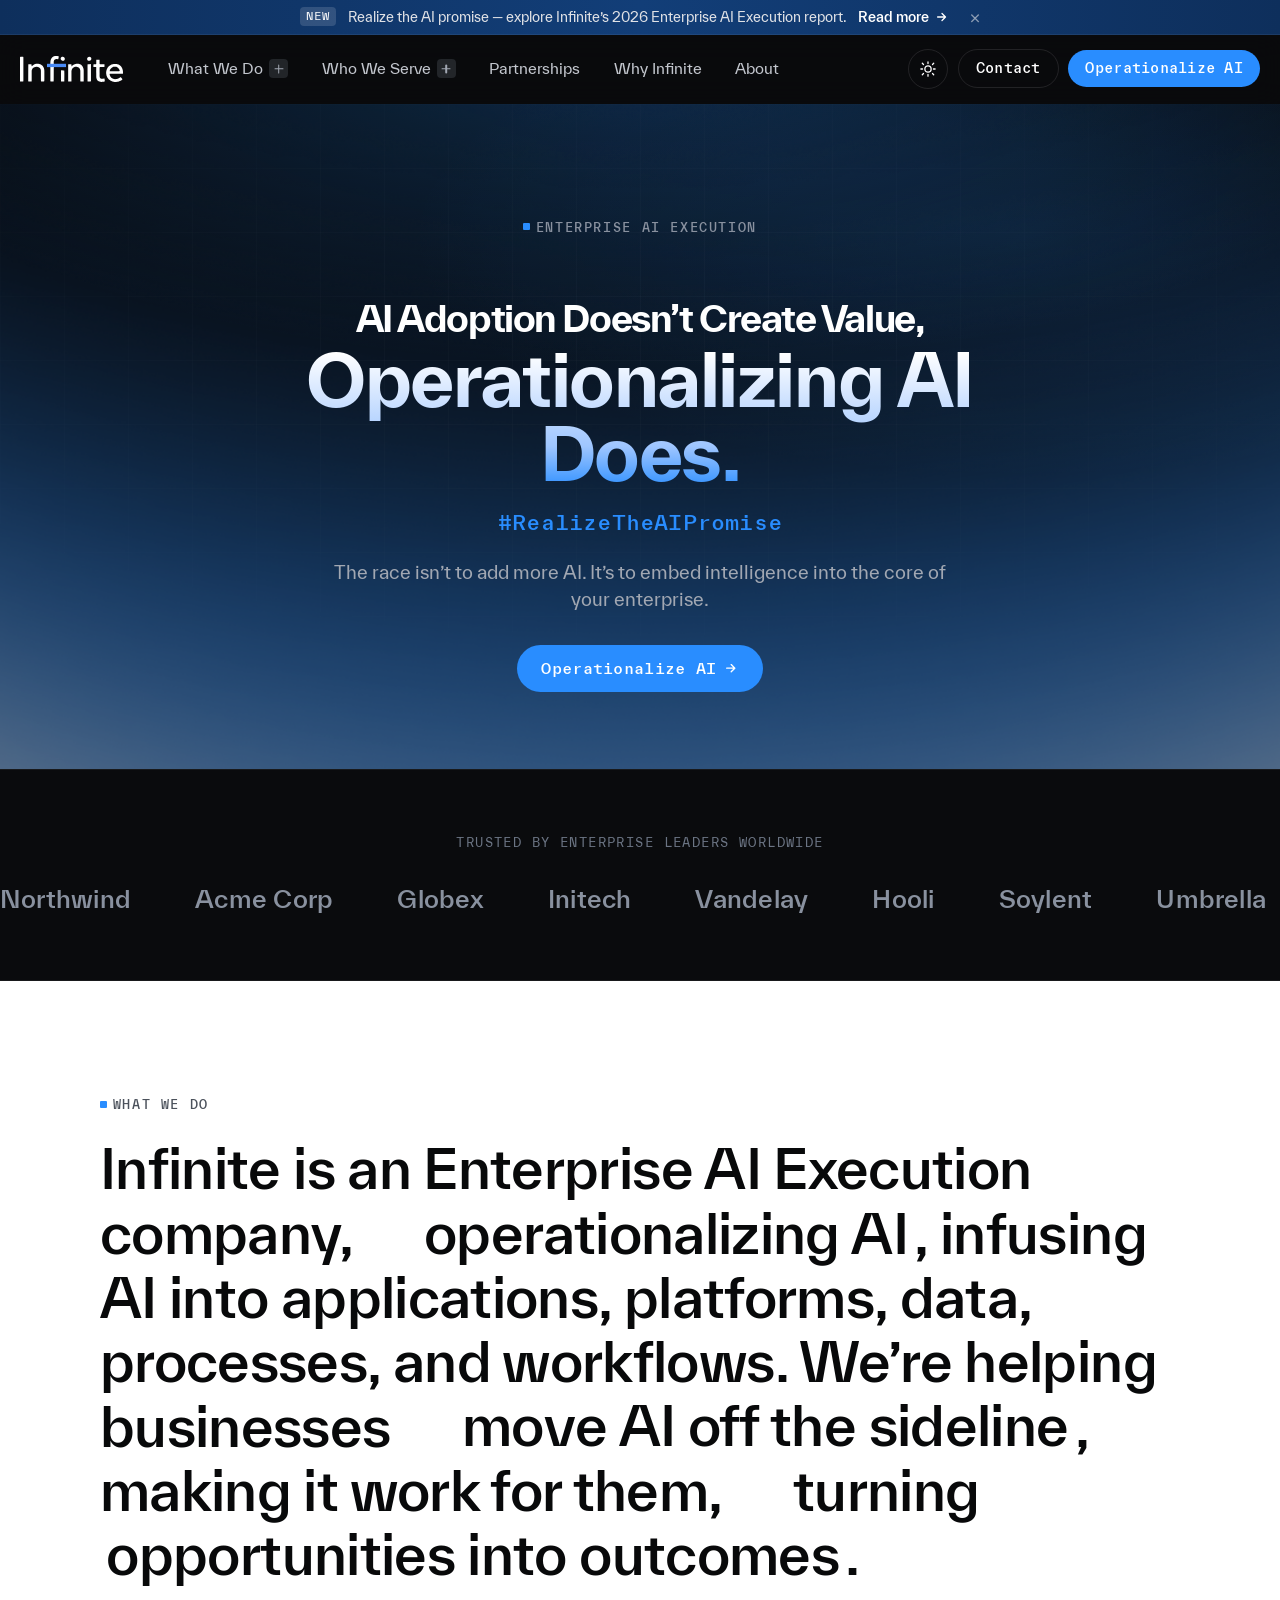
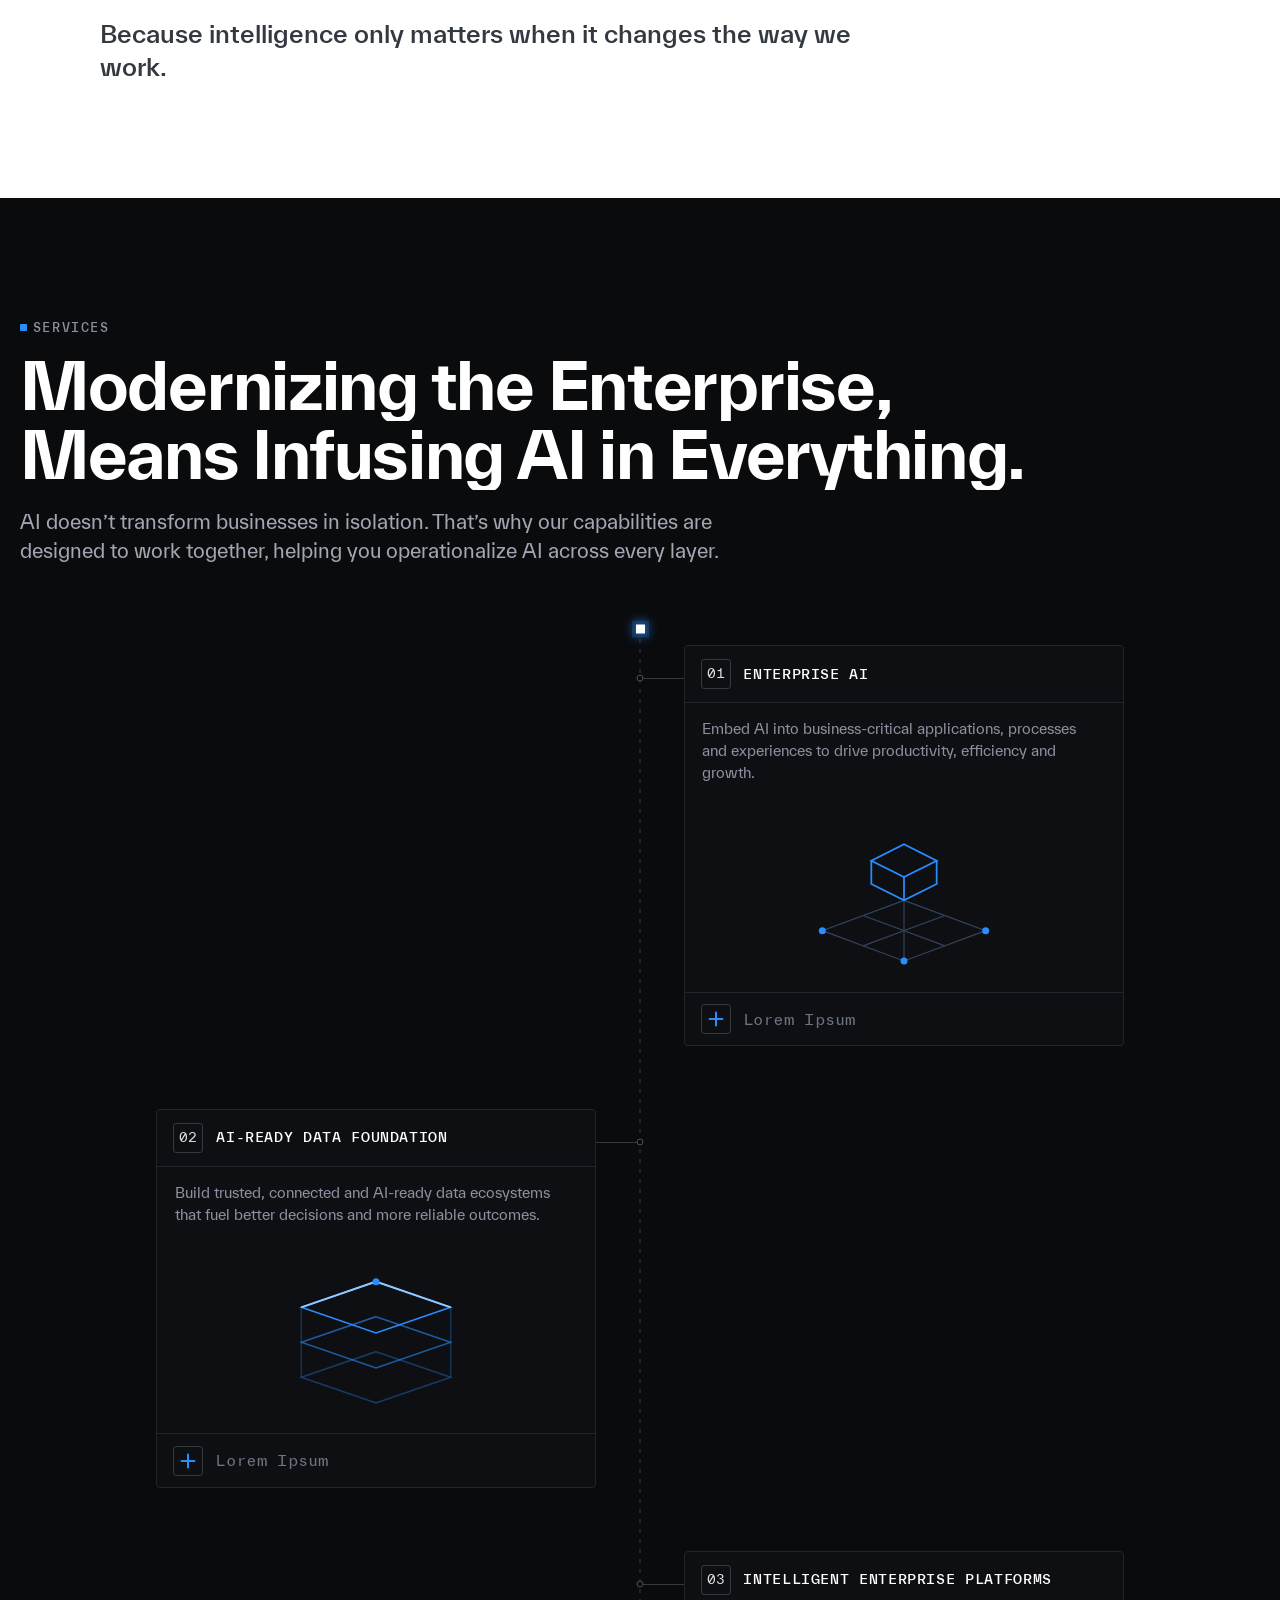
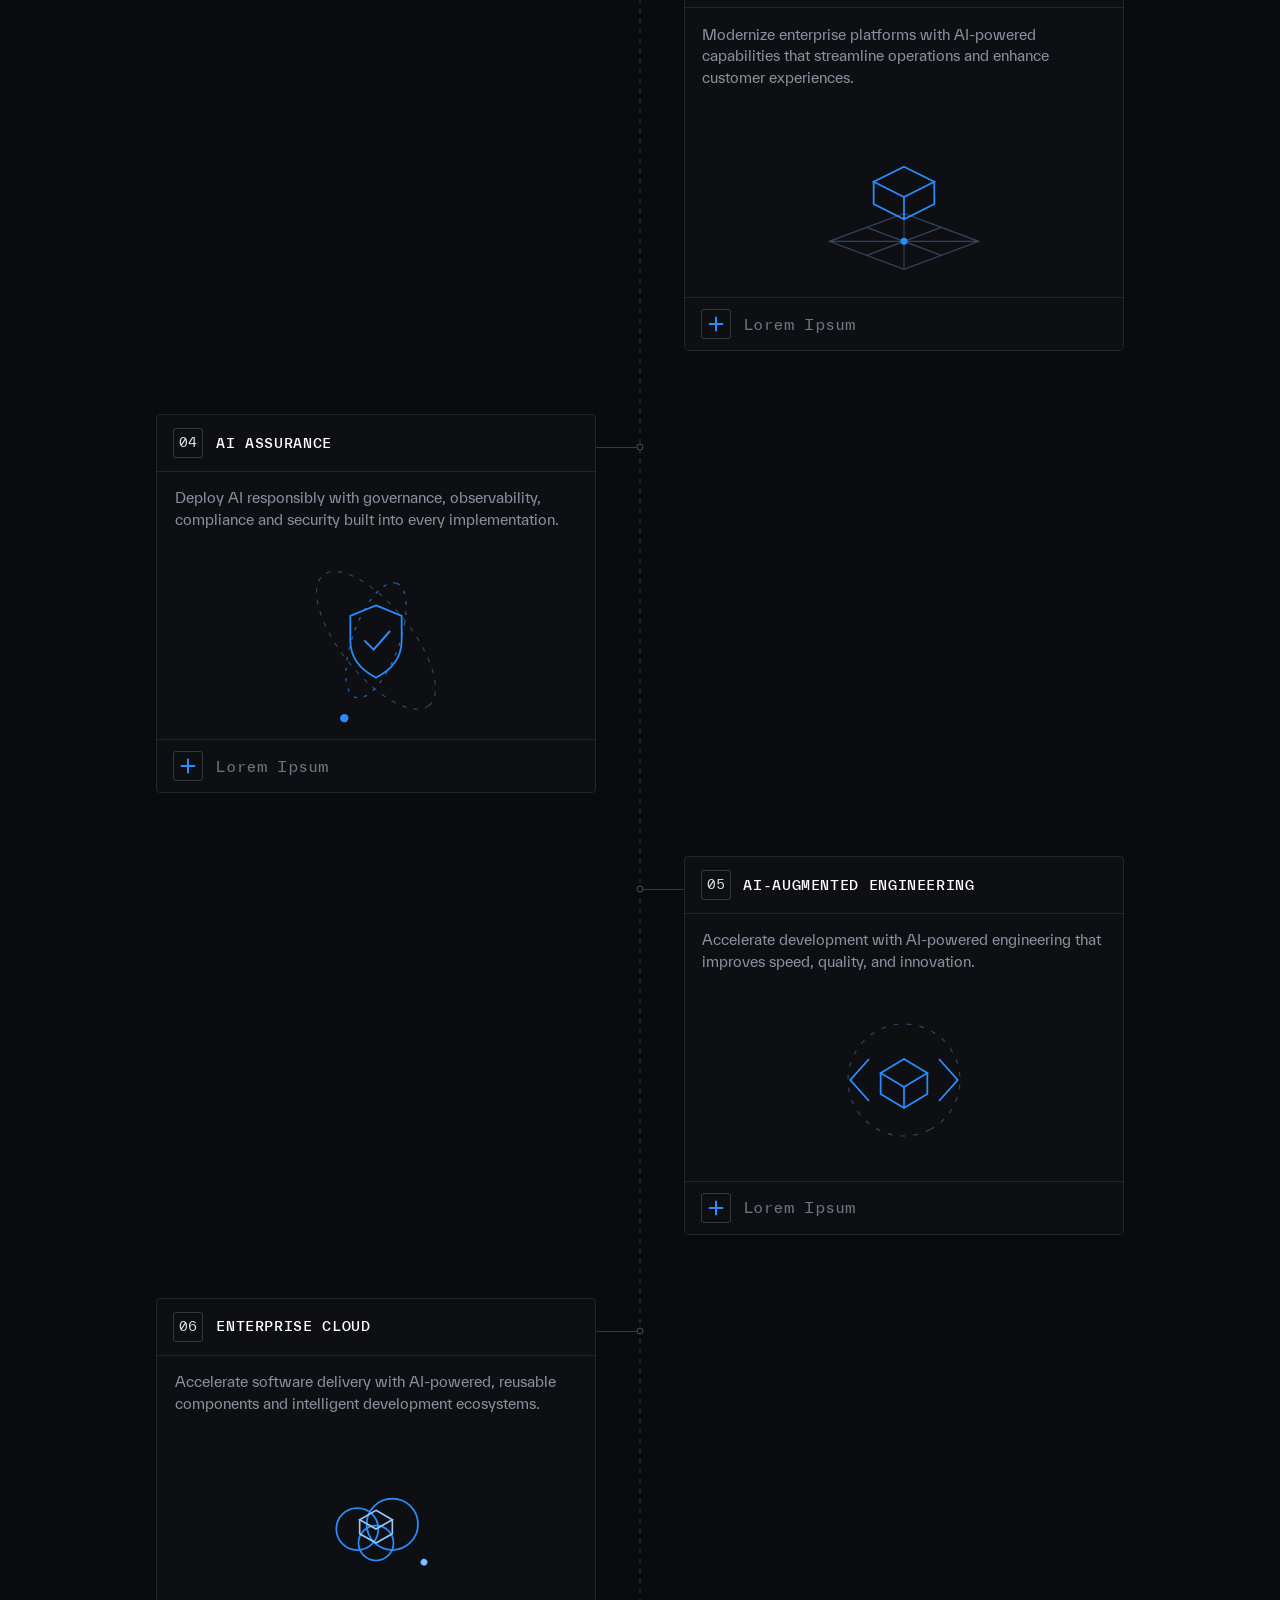
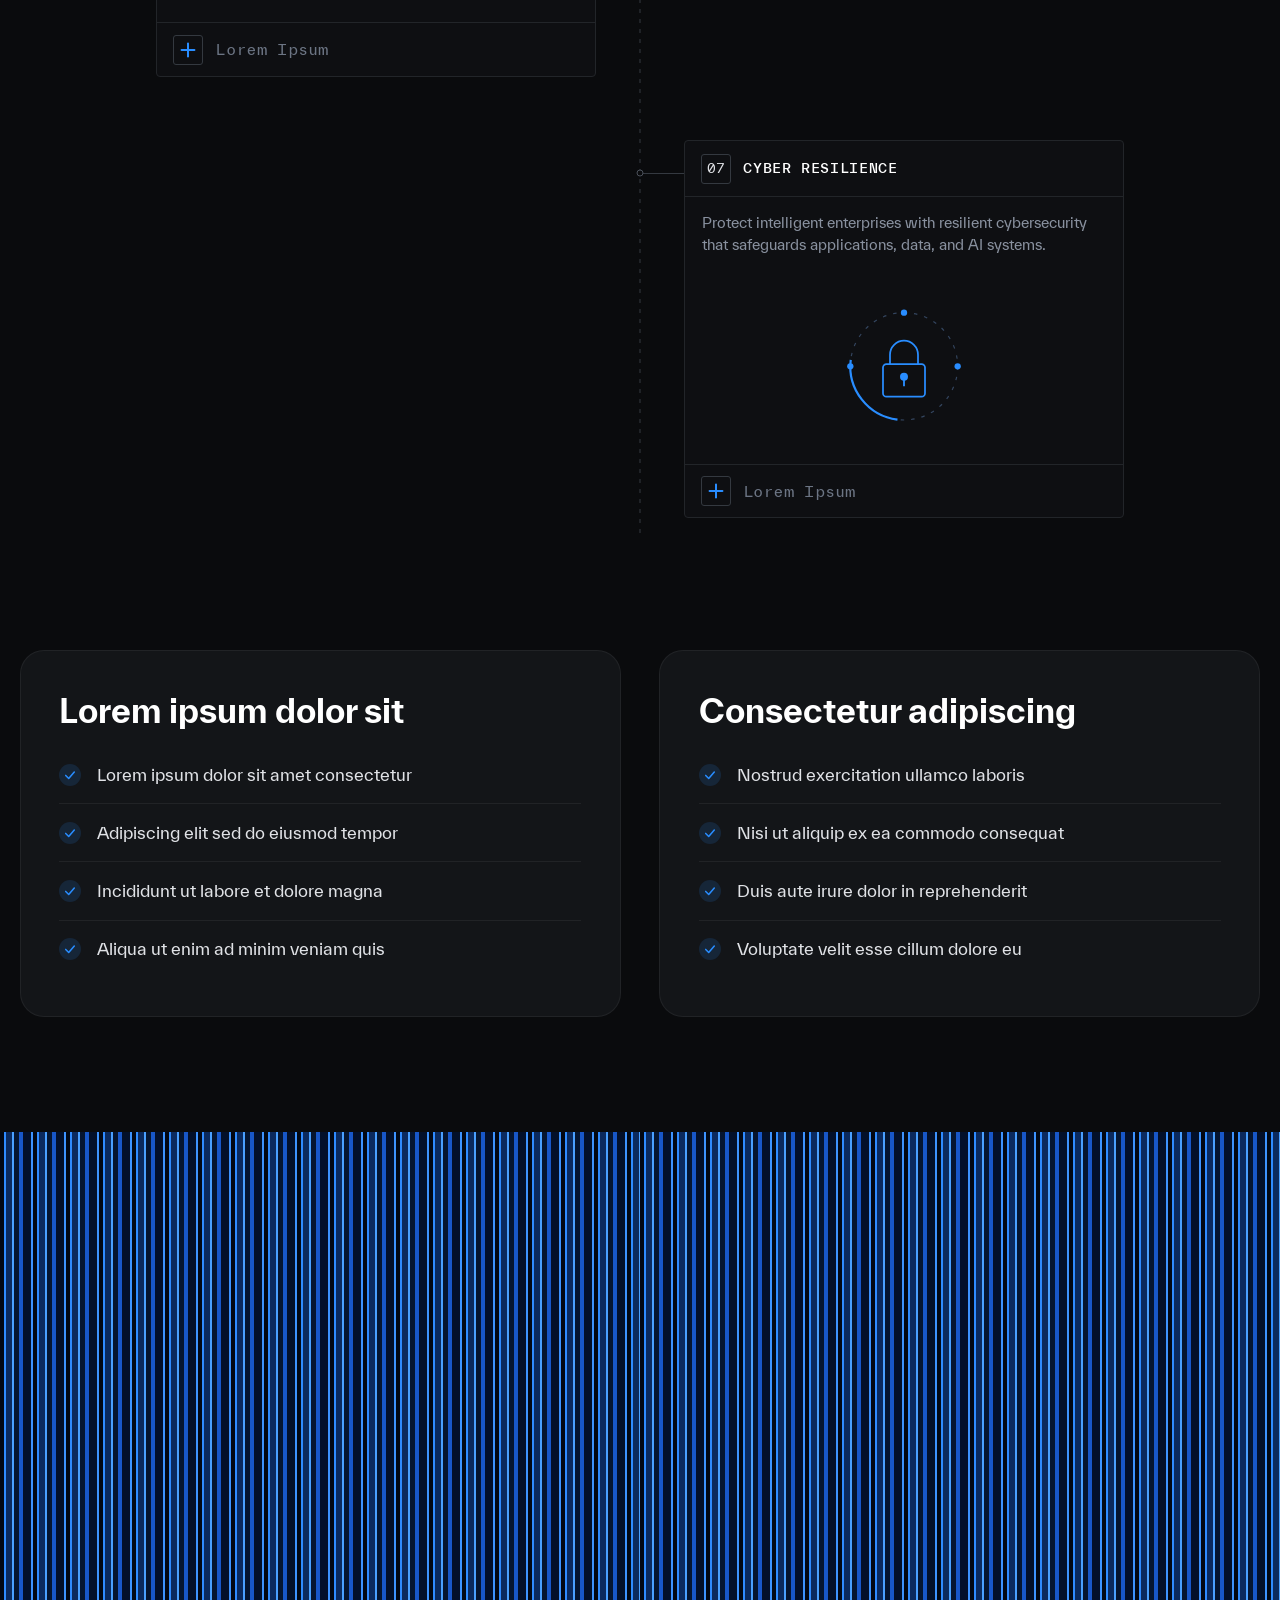
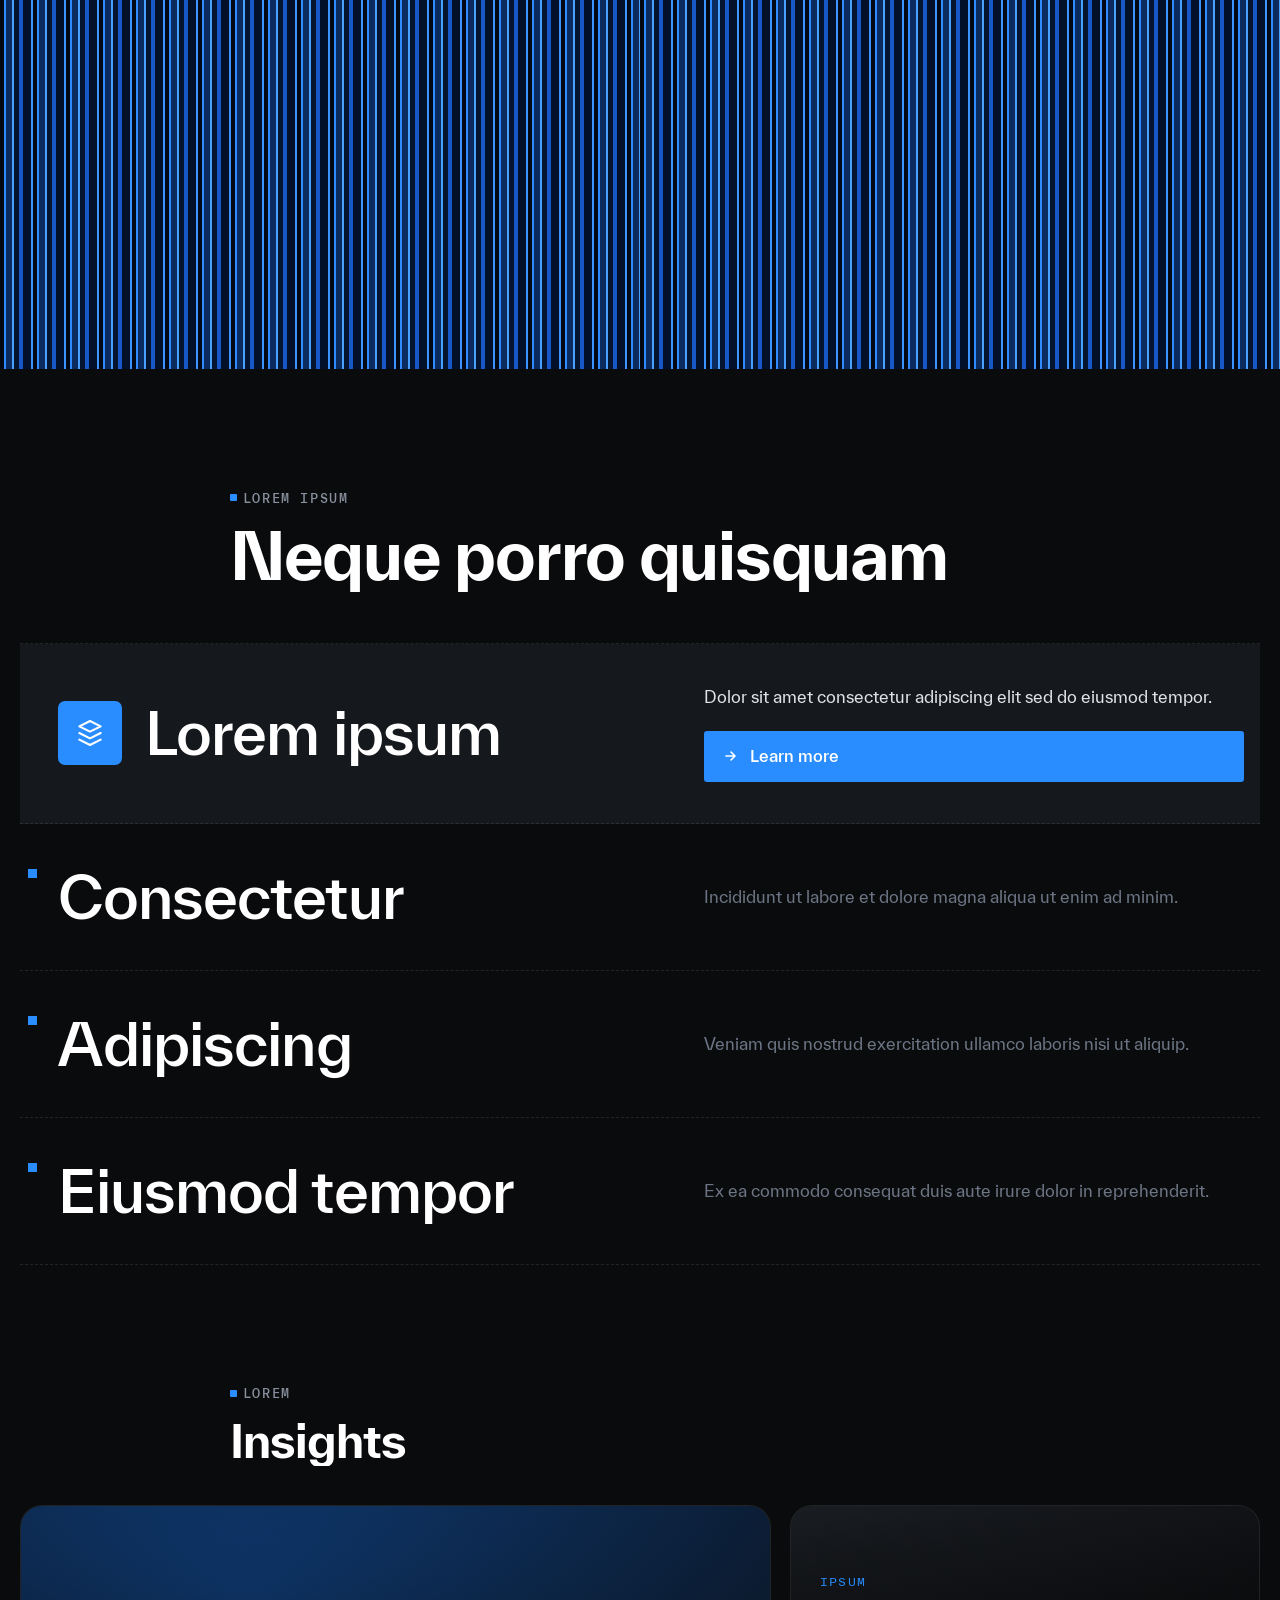
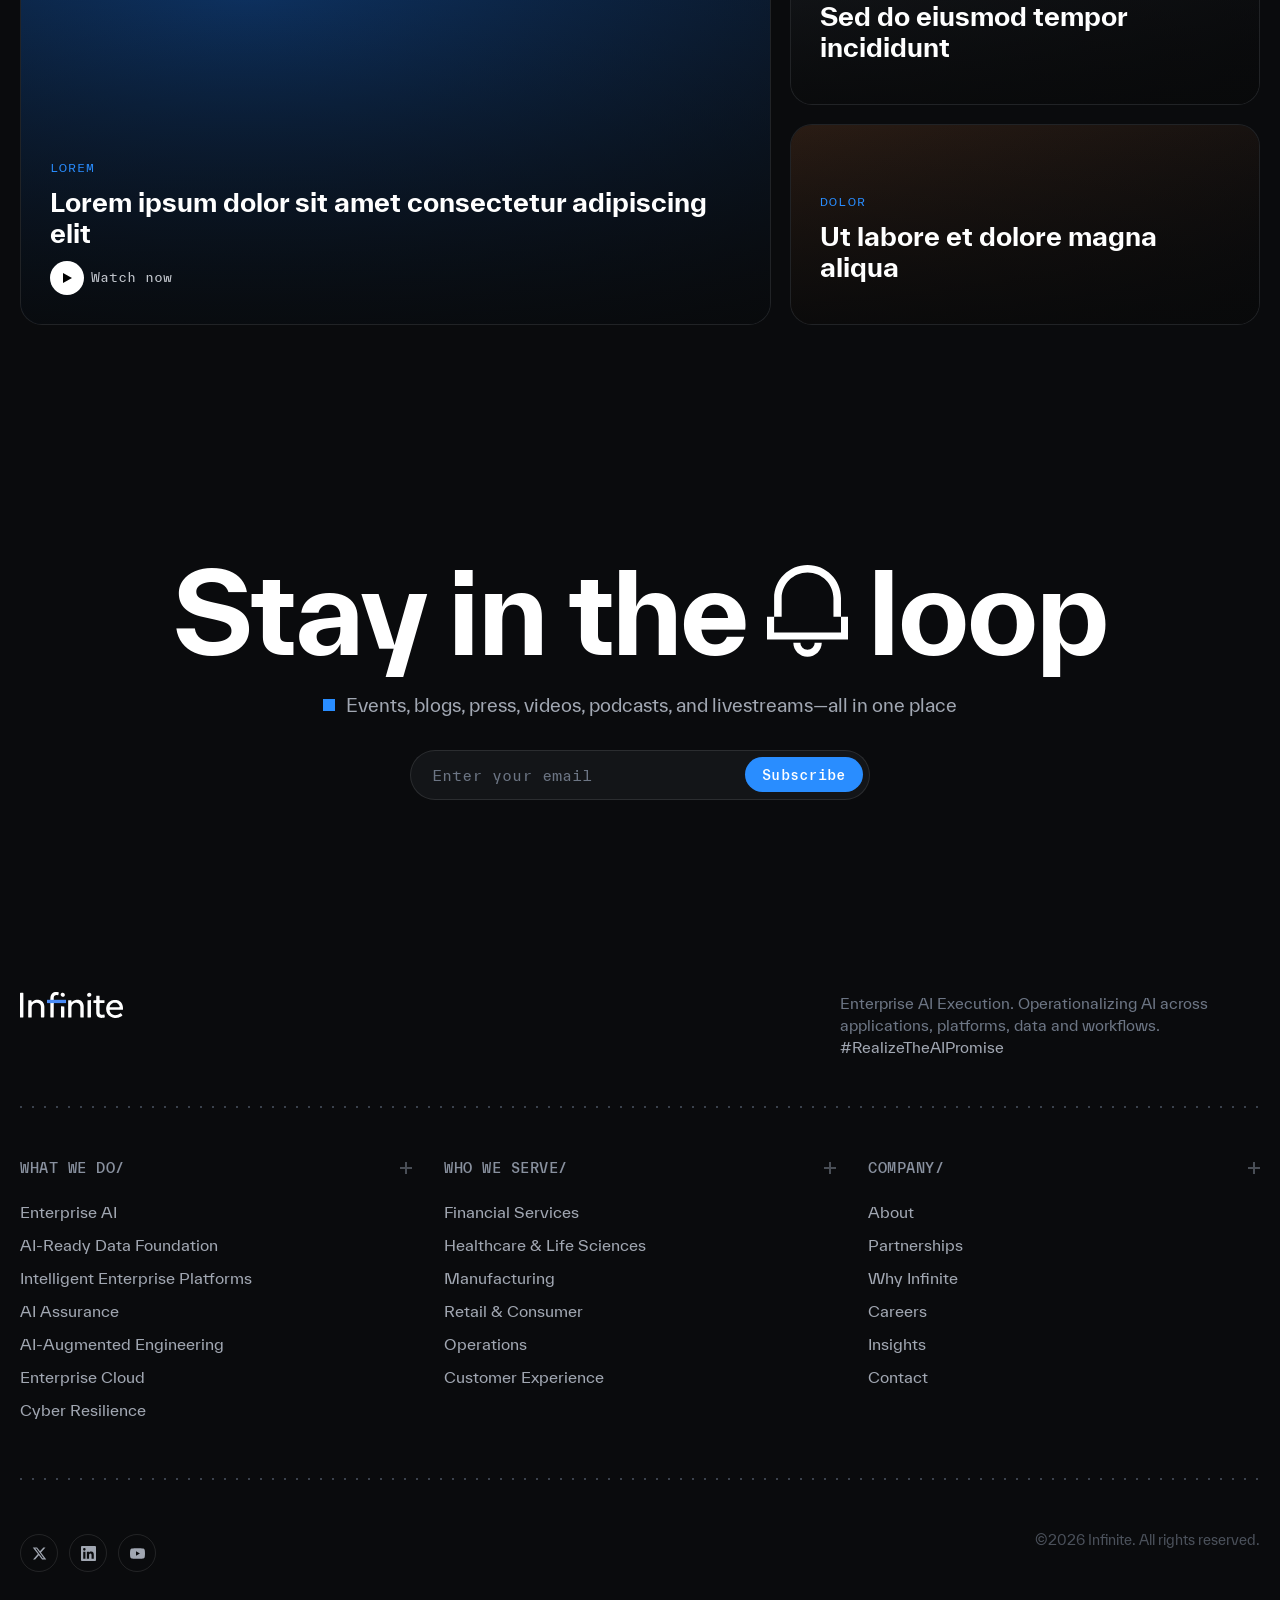
<file: index-master.html>
<!DOCTYPE html>
<html lang="en">
<head>
<meta charset="UTF-8">
<meta name="viewport" content="width=device-width, initial-scale=1.0">
<title>Infinite | Enterprise AI Execution</title>
<meta name="description" content="Infinite is an Enterprise AI Execution company — operationalizing AI across applications, platforms, data, processes and workflows. #RealizeTheAIPromise">
<link rel="icon" type="image/png" href="assets/img/favicon-dark.png" id="favicon">
<link rel="preconnect" href="https://fonts.gstatic.com" crossorigin>
<link rel="stylesheet" href="assets/css/styles-master.css">
<script>/* apply saved theme before paint — default is dark */(function(){try{if(localStorage.getItem('infinite-theme')==='light'){document.documentElement.classList.add('light');document.getElementById('favicon').href='assets/img/favicon-light.png';}}catch(e){}})();</script>
</head>
<body>

<!-- ============ Preloader (loading animation) ============ -->
<div class="preloader" id="preloader" role="progressbar" aria-label="Loading" aria-valuemin="0" aria-valuemax="100" aria-valuenow="0">
  <div class="preloader__lead" id="preloadLead" style="--p:0">
    <div class="preloader__mark">
      <span class="preloader__sq"></span>
      <span class="preloader__pct" id="preloadPct">0%</span>
    </div>
    <span class="preloader__stem"></span>
    <span class="preloader__bar"></span>
  </div>
</div>
<script>
(function(){
  var pre = document.getElementById('preloader');
  if(!pre) return;
  var lead  = document.getElementById('preloadLead');
  var pctEl = document.getElementById('preloadPct');
  var reduce = window.matchMedia && window.matchMedia('(prefers-reduced-motion: reduce)').matches;
  document.documentElement.classList.add('preloading');
  var DUR = reduce ? 350 : 2000;
  var start = null, done = false;
  function smooth(t){ return t*t*(3-2*t); }          // ease-in-out
  function finish(){
    if(done) return; done = true;
    pre.classList.add('is-done');
    document.documentElement.classList.remove('preloading');
    setTimeout(function(){ if(pre && pre.parentNode) pre.parentNode.removeChild(pre); }, 700);
  }
  function frame(ts){
    if(start === null) start = ts;
    var t = Math.min((ts - start) / DUR, 1);
    var p = smooth(t);
    if(lead) lead.style.setProperty('--p', p.toFixed(4));
    var n = Math.round(p * 100);
    if(pctEl) pctEl.textContent = n + '%';
    pre.setAttribute('aria-valuenow', n);
    if(t < 1){ requestAnimationFrame(frame); } else { setTimeout(finish, 200); }
  }
  requestAnimationFrame(frame);
  setTimeout(finish, DUR + 3000);                     // hard fallback — never trap the page
})();
</script>

<!-- Global noise + gradient-ball backdrop -->
<div class="bg-fx" aria-hidden="true">
  <div class="ball ball--lightblue"></div>
  <div class="ball ball--blue"></div>
  <div class="ball ball--black"></div>
</div>

<!-- ============ Rebounce / overscroll wrapper ============ -->
<div class="rebounce-effect">
<div class="page-wrapper" id="pageWrapper">

<!-- ============ Announcement banner ============ -->
<div class="pencil" id="pencil">
  <div class="pencil__inner">
    <span class="pencil__tag">New</span>
    <span>Realize the AI promise — explore Infinite&rsquo;s 2026 Enterprise AI Execution report.</span>
    <a href="#" target="_self">
      Read more
      <svg class="pencil__arrow" width="14" height="14" viewBox="0 0 16 16" fill="none"><path d="M3 8h9M8 4l4 4-4 4" stroke="currentColor" stroke-width="1.5" stroke-linecap="round" stroke-linejoin="round"/></svg>
    </a>
    <button class="pencil__close" id="pencilClose" aria-label="Dismiss">×</button>
  </div>
</div>

<!-- ============ Navbar ============ -->
<header class="nav" id="nav">
  <div class="nav__inner">
    <a href="/" class="nav__logo" aria-label="Infinite home">
      <span class="brand">
        <img class="brand__logo brand__logo--dark" src="assets/img/infinite-logo-dark.svg" alt="Infinite">
        <img class="brand__logo brand__logo--light" src="assets/img/infinite-logo-light.svg" alt="Infinite">
      </span>
    </a>

    <nav class="nav__menu">
      <!-- What We Do -->
      <div class="nav__item" data-mega>
        <span class="nav__link" data-shuffle>What We Do <span class="nav__tog" aria-hidden="true"></span></span>
        <div class="mega">
          <div class="mega__grid" style="grid-template-columns:repeat(3,1fr)">
            <div class="mega__col">
              <h4>Build</h4>
              <a class="mega__link" href="#services"><b>Enterprise AI</b><span>AI in business-critical applications</span></a>
              <a class="mega__link" href="#services"><b>AI-Augmented Engineering</b><span>Faster, higher-quality delivery</span></a>
              <a class="mega__link" href="#services"><b>Enterprise Cloud</b><span>Intelligent development ecosystems</span></a>
            </div>
            <div class="mega__col">
              <h4>Data &amp; Platforms</h4>
              <a class="mega__link" href="#services"><b>AI-Ready Data Foundation</b><span>Trusted, connected data ecosystems</span></a>
              <a class="mega__link" href="#services"><b>Intelligent Enterprise Platforms</b><span>AI-powered modernization</span></a>
            </div>
            <div class="mega__col">
              <h4>Trust</h4>
              <a class="mega__link" href="#services"><b>AI Assurance</b><span>Governance, observability, compliance</span></a>
              <a class="mega__link" href="#services"><b>Cyber Resilience</b><span>Resilient cybersecurity for AI</span></a>
            </div>
          </div>
        </div>
      </div>

      <!-- Who We Serve -->
      <div class="nav__item" data-mega>
        <span class="nav__link" data-shuffle>Who We Serve <span class="nav__tog" aria-hidden="true"></span></span>
        <div class="mega">
          <div class="mega__grid" style="grid-template-columns:repeat(2,1fr)">
            <div class="mega__col">
              <h4>By Industry</h4>
              <a class="mega__link simple" href="#"><b>Financial Services</b></a>
              <a class="mega__link simple" href="#"><b>Healthcare &amp; Life Sciences</b></a>
              <a class="mega__link simple" href="#"><b>Manufacturing</b></a>
              <a class="mega__link simple" href="#"><b>Retail &amp; Consumer</b></a>
            </div>
            <div class="mega__col">
              <h4>By Function</h4>
              <a class="mega__link simple" href="#"><b>Operations</b></a>
              <a class="mega__link simple" href="#"><b>Customer Experience</b></a>
              <a class="mega__link simple" href="#"><b>Finance &amp; Risk</b></a>
              <a class="mega__link simple" href="#"><b>Engineering</b></a>
            </div>
          </div>
        </div>
      </div>

      <div class="nav__item"><a class="nav__link" href="#" data-shuffle>Partnerships</a></div>
      <div class="nav__item"><a class="nav__link" href="#" data-shuffle>Why Infinite</a></div>
      <div class="nav__item"><a class="nav__link" href="#" data-shuffle>About</a></div>
    </nav>

    <div class="nav__spacer"></div>
    <div class="nav__cta">
      <button class="theme-toggle" id="themeToggle" type="button" aria-label="Toggle dark and light mode" title="Toggle theme">
        <svg class="theme-toggle__sun" viewBox="0 0 24 24" fill="none" aria-hidden="true"><circle cx="12" cy="12" r="4.2" stroke="currentColor" stroke-width="1.7"/><path d="M12 2.5v2.2M12 19.3v2.2M4.4 4.4l1.6 1.6M18 18l1.6 1.6M2.5 12h2.2M19.3 12h2.2M4.4 19.6l1.6-1.6M18 6l1.6-1.6" stroke="currentColor" stroke-width="1.7" stroke-linecap="round"/></svg>
        <svg class="theme-toggle__moon" viewBox="0 0 24 24" fill="none" aria-hidden="true"><path d="M20.5 14.3A8.2 8.2 0 1 1 9.7 3.5a6.6 6.6 0 0 0 10.8 10.8z" stroke="currentColor" stroke-width="1.7" stroke-linejoin="round"/></svg>
      </button>
      <a class="btn btn--ghost" href="#">Contact</a>
      <a class="btn btn--blue" href="#services"><span data-stagger>Operationalize AI</span></a>
      <button class="nav__burger" id="burger" aria-label="Open menu"><span></span><span></span><span></span></button>
    </div>
  </div>
</header>

<!-- ============ Mobile nav ============ -->
<div class="mobile-nav" id="mobileNav">
  <div class="mobile-nav__head">
    <a href="/" class="nav__logo"><span class="brand"><img class="brand__logo brand__logo--dark" src="assets/img/infinite-logo-dark.svg" alt="Infinite"><img class="brand__logo brand__logo--light" src="assets/img/infinite-logo-light.svg" alt="Infinite"></span></a>
    <button class="mobile-nav__close" id="mobileClose" aria-label="Close">×</button>
  </div>
  <div class="m-group"><button>What We Do <span>+</span></button><div class="m-group__body"><a href="#services">Enterprise AI</a><a href="#services">AI-Ready Data Foundation</a><a href="#services">Intelligent Enterprise Platforms</a><a href="#services">AI Assurance</a><a href="#services">AI-Augmented Engineering</a><a href="#services">Enterprise Cloud</a><a href="#services">Cyber Resilience</a></div></div>
  <div class="m-group"><button>Who We Serve <span>+</span></button><div class="m-group__body"><a href="#">Financial Services</a><a href="#">Healthcare &amp; Life Sciences</a><a href="#">Manufacturing</a><a href="#">Retail &amp; Consumer</a><a href="#">Operations</a><a href="#">Customer Experience</a></div></div>
  <a class="m-solo" href="#">Partnerships</a>
  <a class="m-solo" href="#">Why Infinite</a>
  <a class="m-solo" href="#">About</a>
  <div class="mobile-nav__cta">
    <a class="btn btn--ghost btn--lg" href="#">Contact</a>
    <a class="btn btn--blue btn--lg" href="#services">Operationalize AI</a>
  </div>
</div>

<main>
<!-- ============ SCROLL 1 — HERO ============ -->
<section class="hero">
  <div class="hero__bg"><div class="hero__grid"></div><img src="assets/img/gradient.png" alt=""></div>
  <div class="container hero__inner">
    <span class="eyebrow" data-scramble>Enterprise AI Execution</span>
    <h1 class="hero__title" data-hero-reveal><span class="hero__title-line1">AI Adoption Doesn&rsquo;t Create Value,</span><br>Operationalizing AI Does.</h1>
    <div class="hero__tag" data-scramble>#RealizeTheAIPromise</div>
    <p class="hero__sub">The race isn&rsquo;t to add more AI. It&rsquo;s to embed intelligence into the core of your enterprise.</p>
    <div class="hero__cta">
      <a class="btn btn--blue btn--lg" href="#services"><span data-stagger>Operationalize AI</span> <svg width="14" height="14" viewBox="0 0 16 16" fill="none"><path d="M3 8h9M8 4l4 4-4 4" stroke="currentColor" stroke-width="1.5" stroke-linecap="round" stroke-linejoin="round"/></svg></a>
    </div>
  </div>
</section>

<!-- ============ Logo marquee ============ -->
<section class="marquee">
  <div class="marquee__label">Trusted by enterprise leaders worldwide</div>
  <div class="marquee__track" id="marquee">
    <span class="mlogo">Northwind</span>
    <span class="mlogo">Acme Corp</span>
    <span class="mlogo">Globex</span>
    <span class="mlogo">Initech</span>
    <span class="mlogo">Vandelay</span>
    <span class="mlogo">Hooli</span>
    <span class="mlogo">Soylent</span>
    <span class="mlogo">Umbrella</span>
  </div>
</section>

<!-- ============ SCROLL 2 — WHAT WE DO ============ -->
<section class="section statement">
  <div class="container">
    <div class="statement__inner">
      <span class="eyebrow" data-scramble>What We Do</span>
      <p class="statement__big reveal">Infinite is an Enterprise AI Execution company, <span class="kw kw--1"><span class="kw__ico" aria-hidden="true"><svg viewBox="0 0 16 16" fill="none"><path d="M9 1.5 3.5 9H7l-1 5.5L12.5 7H9l1-5.5Z" fill="currentColor"/></svg></span><mark class="kw__mark">operationalizing AI</mark></span>, infusing AI into applications, platforms, data, processes, and workflows. We&rsquo;re helping businesses <span class="kw kw--2"><span class="kw__ico" aria-hidden="true"><svg viewBox="0 0 16 16" fill="none"><path d="M3 8h9M8 4l4 4-4 4" stroke="currentColor" stroke-width="1.7" stroke-linecap="round" stroke-linejoin="round"/></svg></span><mark class="kw__mark">move AI off the sideline</mark></span>, making it work for them, <span class="kw kw--3"><span class="kw__ico" aria-hidden="true"><svg viewBox="0 0 16 16" fill="none"><path d="M2 11l4-4 3 2 5-6M11 3h3v3" stroke="currentColor" stroke-width="1.7" stroke-linecap="round" stroke-linejoin="round"/></svg></span><mark class="kw__mark">turning opportunities into outcomes</mark></span>.</p>
      <p class="statement__kicker reveal">Because intelligence only matters when it changes the way we work.</p>
    </div>
  </div>
</section>

<!-- ============ SCROLL 3 — SERVICES ============ -->
<section class="section" id="services">
  <div class="container">
    <div class="services__head">
      <span class="eyebrow" data-scramble>Services</span>
      <h2 class="h2" style="margin-top:1rem" data-reveal-lines>Modernizing the Enterprise, Means Infusing AI in Everything.</h2>
      <p class="lead reveal">AI doesn&rsquo;t transform businesses in isolation. That&rsquo;s why our capabilities are designed to work together, helping you operationalize AI across every layer.</p>
    </div>
    <div class="tl" id="svcTimeline">
      <span class="tl__spine" aria-hidden="true"><span class="tl__fill" id="tlFill"></span><span class="tl__node" id="tlNode"></span></span>

      <!-- 01 -->
      <div class="tl__item tl__item--r reveal">
        <article class="service">
          <div class="service__head"><span class="service__num">01</span><h3 class="service__title" data-shuffle>Enterprise AI</h3></div>
          <p class="service__desc">Embed AI into business-critical applications, processes and experiences to drive productivity, efficiency and growth.</p>
          <div class="service__viz">
            <svg class="iso" viewBox="0 0 240 168" fill="none">
              <g stroke="#33455f" stroke-width="1"><path d="M120 92 L190 118 L120 144 L50 118 Z"/><path d="M85 105 L155 131"/><path d="M155 105 L85 131"/><path d="M120 92 L120 144"/></g>
              <g class="a-float" stroke="#298dff" stroke-width="1.5"><path d="M120 44 L148 58 L120 72 L92 58 Z"/><path d="M92 58 L92 78 L120 92 L148 78 L148 58"/><path d="M120 72 L120 92"/></g>
              <circle class="a-pulse" cx="190" cy="118" r="3" fill="#298dff"/><circle class="a-pulse" style="animation-delay:.6s" cx="50" cy="118" r="3" fill="#298dff"/><circle class="a-pulse" style="animation-delay:1.2s" cx="120" cy="144" r="3" fill="#298dff"/>
            </svg>
          </div>
          <div class="service__foot"><span class="service__mark"><svg viewBox="0 0 24 24" fill="none"><path d="M12 5v14M5 12h14" stroke="currentColor" stroke-width="2.2" stroke-linecap="round"/></svg></span><span class="service__brand">Lorem Ipsum</span></div>
        </article>
      </div>

      <!-- 02 -->
      <div class="tl__item tl__item--l reveal">
        <article class="service">
          <div class="service__head"><span class="service__num">02</span><h3 class="service__title" data-shuffle>AI-Ready Data Foundation</h3></div>
          <p class="service__desc">Build trusted, connected and AI-ready data ecosystems that fuel better decisions and more reliable outcomes.</p>
          <div class="service__viz">
            <svg class="iso" viewBox="0 0 240 168" fill="none">
              <g stroke="#298dff" stroke-width="1.3"><path d="M120 40 L184 62 L120 84 L56 62 Z"/><path d="M120 70 L184 92 L120 114 L56 92 Z" opacity=".6"/><path d="M120 100 L184 122 L120 144 L56 122 Z" opacity=".35"/><path d="M56 62 L56 122" opacity=".3"/><path d="M184 62 L184 122" opacity=".3"/></g>
              <path class="a-scan" d="M56 62 L120 40 L184 62" stroke="#93c9ff" stroke-width="1.7"/>
              <circle class="a-pulse" cx="120" cy="40" r="3" fill="#298dff"/>
            </svg>
          </div>
          <div class="service__foot"><span class="service__mark"><svg viewBox="0 0 24 24" fill="none"><path d="M12 5v14M5 12h14" stroke="currentColor" stroke-width="2.2" stroke-linecap="round"/></svg></span><span class="service__brand">Lorem Ipsum</span></div>
        </article>
      </div>

      <!-- 03 -->
      <div class="tl__item tl__item--r reveal">
        <article class="service">
          <div class="service__head"><span class="service__num">03</span><h3 class="service__title" data-shuffle>Intelligent Enterprise Platforms</h3></div>
          <p class="service__desc">Modernize enterprise platforms with AI-powered capabilities that streamline operations and enhance customer experiences.</p>
          <div class="service__viz">
            <svg class="iso" viewBox="0 0 240 168" fill="none">
              <g stroke="#33455f" stroke-width="1"><path d="M120 98 L184 122 L120 146 L56 122 Z"/><path d="M88 110 L152 134"/><path d="M152 110 L88 134"/><path d="M120 98 L120 146"/><path d="M56 122 L184 122"/></g>
              <g class="a-rise" stroke="#298dff" stroke-width="1.5"><path d="M120 58 L146 71 L120 84 L94 71 Z"/><path d="M94 71 L94 90 L120 103 L146 90 L146 71"/><path d="M120 84 L120 103"/></g>
              <circle class="a-pulse" cx="120" cy="122" r="3" fill="#298dff"/>
            </svg>
          </div>
          <div class="service__foot"><span class="service__mark"><svg viewBox="0 0 24 24" fill="none"><path d="M12 5v14M5 12h14" stroke="currentColor" stroke-width="2.2" stroke-linecap="round"/></svg></span><span class="service__brand">Lorem Ipsum</span></div>
        </article>
      </div>

      <!-- 04 -->
      <div class="tl__item tl__item--l reveal">
        <article class="service">
          <div class="service__head"><span class="service__num">04</span><h3 class="service__title" data-shuffle>AI Assurance</h3></div>
          <p class="service__desc">Deploy AI responsibly with governance, observability, compliance and security built into every implementation.</p>
          <div class="service__viz">
            <svg class="iso" viewBox="0 0 240 168" fill="none">
              <ellipse cx="120" cy="86" rx="72" ry="30" stroke="#33455f" stroke-width="1" stroke-dasharray="4 6"><animateTransform attributeName="transform" type="rotate" from="0 120 86" to="360 120 86" dur="22s" repeatCount="indefinite"/></ellipse>
              <ellipse cx="120" cy="86" rx="52" ry="20" stroke="#298dff" stroke-width="1" stroke-dasharray="3 6" opacity=".7"><animateTransform attributeName="transform" type="rotate" from="360 120 86" to="0 120 86" dur="16s" repeatCount="indefinite"/></ellipse>
              <path d="M120 56 L142 65 L142 86 C142 102 132 112 120 118 C108 112 98 102 98 86 L98 65 Z" stroke="#298dff" stroke-width="1.5"/>
              <path d="M110 86 L118 94 L132 78" stroke="#298dff" stroke-width="1.7"/>
              <g><circle cx="192" cy="86" r="3.5" fill="#298dff"/><animateTransform attributeName="transform" type="rotate" from="0 120 86" to="360 120 86" dur="10s" repeatCount="indefinite"/></g>
            </svg>
          </div>
          <div class="service__foot"><span class="service__mark"><svg viewBox="0 0 24 24" fill="none"><path d="M12 5v14M5 12h14" stroke="currentColor" stroke-width="2.2" stroke-linecap="round"/></svg></span><span class="service__brand">Lorem Ipsum</span></div>
        </article>
      </div>

      <!-- 05 -->
      <div class="tl__item tl__item--r reveal">
        <article class="service">
          <div class="service__head"><span class="service__num">05</span><h3 class="service__title" data-shuffle>AI-Augmented Engineering</h3></div>
          <p class="service__desc">Accelerate development with AI-powered engineering that improves speed, quality, and innovation.</p>
          <div class="service__viz">
            <svg class="iso" viewBox="0 0 240 168" fill="none">
              <circle cx="120" cy="84" r="48" stroke="#33455f" stroke-width="1" stroke-dasharray="4 7"><animateTransform attributeName="transform" type="rotate" from="0 120 84" to="360 120 84" dur="18s" repeatCount="indefinite"/></circle>
              <g class="a-float" stroke="#298dff" stroke-width="1.5"><path d="M120 66 L140 78 L120 90 L100 78 Z"/><path d="M100 78 L100 96 L120 108 L140 96 L140 78"/><path d="M120 90 L120 108"/></g>
              <path class="a-pulse" d="M150 66 L166 84 L150 102" stroke="#298dff" stroke-width="1.6"/>
              <path class="a-pulse" style="animation-delay:.5s" d="M90 66 L74 84 L90 102" stroke="#298dff" stroke-width="1.6"/>
            </svg>
          </div>
          <div class="service__foot"><span class="service__mark"><svg viewBox="0 0 24 24" fill="none"><path d="M12 5v14M5 12h14" stroke="currentColor" stroke-width="2.2" stroke-linecap="round"/></svg></span><span class="service__brand">Lorem Ipsum</span></div>
        </article>
      </div>

      <!-- 06 -->
      <div class="tl__item tl__item--l reveal">
        <article class="service">
          <div class="service__head"><span class="service__num">06</span><h3 class="service__title" data-shuffle>Enterprise Cloud</h3></div>
          <p class="service__desc">Accelerate software delivery with AI-powered, reusable components and intelligent development ecosystems.</p>
          <div class="service__viz">
            <svg class="iso" viewBox="0 0 240 168" fill="none">
              <g stroke="#298dff" stroke-width="1.5"><circle cx="104" cy="90" r="18"/><circle cx="134" cy="86" r="22"/><circle cx="120" cy="102" r="15"/></g>
              <g class="a-rise" stroke="#93c9ff" stroke-width="1.4"><path d="M120 74 L134 82 L120 90 L106 82 Z"/><path d="M106 82 L106 94 L120 102 L134 94 L134 82"/></g>
              <g><circle cx="120" cy="40" r="3" fill="#298dff"/><animateTransform attributeName="transform" type="rotate" from="0 120 90" to="360 120 90" dur="9s" repeatCount="indefinite"/></g>
              <g><circle cx="120" cy="140" r="2.6" fill="#7fc0ff"/><animateTransform attributeName="transform" type="rotate" from="180 120 90" to="540 120 90" dur="9s" repeatCount="indefinite"/></g>
            </svg>
          </div>
          <div class="service__foot"><span class="service__mark"><svg viewBox="0 0 24 24" fill="none"><path d="M12 5v14M5 12h14" stroke="currentColor" stroke-width="2.2" stroke-linecap="round"/></svg></span><span class="service__brand">Lorem Ipsum</span></div>
        </article>
      </div>

      <!-- 07 -->
      <div class="tl__item tl__item--r reveal">
        <article class="service">
          <div class="service__head"><span class="service__num">07</span><h3 class="service__title" data-shuffle>Cyber Resilience</h3></div>
          <p class="service__desc">Protect intelligent enterprises with resilient cybersecurity that safeguards applications, data, and AI systems.</p>
          <div class="service__viz">
            <svg class="iso" viewBox="0 0 240 168" fill="none">
              <circle cx="120" cy="86" r="46" stroke="#33455f" stroke-width="1" stroke-dasharray="3 6"/>
              <path d="M120 40 A46 46 0 0 1 166 86" stroke="#298dff" stroke-width="1.9"><animateTransform attributeName="transform" type="rotate" from="0 120 86" to="360 120 86" dur="6s" repeatCount="indefinite"/></path>
              <rect x="102" y="84" width="36" height="28" rx="3" stroke="#298dff" stroke-width="1.5"/>
              <path d="M108 84 v-8 a12 12 0 0 1 24 0 v8" stroke="#298dff" stroke-width="1.5"/>
              <circle cx="120" cy="95" r="3.4" fill="#298dff"/><path d="M120 95 v8" stroke="#298dff" stroke-width="1.6"/>
              <circle class="a-pulse" cx="120" cy="40" r="2.7" fill="#298dff"/><circle class="a-pulse" style="animation-delay:.7s" cx="166" cy="86" r="2.7" fill="#298dff"/><circle class="a-pulse" style="animation-delay:1.4s" cx="74" cy="86" r="2.7" fill="#298dff"/>
            </svg>
          </div>
          <div class="service__foot"><span class="service__mark"><svg viewBox="0 0 24 24" fill="none"><path d="M12 5v14M5 12h14" stroke="currentColor" stroke-width="2.2" stroke-linecap="round"/></svg></span><span class="service__brand">Lorem Ipsum</span></div>
        </article>
      </div>
    </div>
  </div>
</section>

<!-- ============ [Lorem] Benefits ============ -->
<section class="section" style="padding-top:0">
  <div class="container benefits">
    <div class="bcard reveal">
      <h3 class="h3" data-shuffle>Lorem ipsum dolor sit</h3>
      <ul>
        <li><span class="dot"><svg viewBox="0 0 14 14" fill="none"><path d="M2 7.5l3.5 3.5L12 3.5" stroke="currentColor" stroke-width="1.8" stroke-linecap="round" stroke-linejoin="round"/></svg></span>Lorem ipsum dolor sit amet consectetur</li>
        <li><span class="dot"><svg viewBox="0 0 14 14" fill="none"><path d="M2 7.5l3.5 3.5L12 3.5" stroke="currentColor" stroke-width="1.8" stroke-linecap="round" stroke-linejoin="round"/></svg></span>Adipiscing elit sed do eiusmod tempor</li>
        <li><span class="dot"><svg viewBox="0 0 14 14" fill="none"><path d="M2 7.5l3.5 3.5L12 3.5" stroke="currentColor" stroke-width="1.8" stroke-linecap="round" stroke-linejoin="round"/></svg></span>Incididunt ut labore et dolore magna</li>
        <li><span class="dot"><svg viewBox="0 0 14 14" fill="none"><path d="M2 7.5l3.5 3.5L12 3.5" stroke="currentColor" stroke-width="1.8" stroke-linecap="round" stroke-linejoin="round"/></svg></span>Aliqua ut enim ad minim veniam quis</li>
      </ul>
    </div>
    <div class="bcard reveal">
      <h3 class="h3" data-shuffle>Consectetur adipiscing</h3>
      <ul>
        <li><span class="dot"><svg viewBox="0 0 14 14" fill="none"><path d="M2 7.5l3.5 3.5L12 3.5" stroke="currentColor" stroke-width="1.8" stroke-linecap="round" stroke-linejoin="round"/></svg></span>Nostrud exercitation ullamco laboris</li>
        <li><span class="dot"><svg viewBox="0 0 14 14" fill="none"><path d="M2 7.5l3.5 3.5L12 3.5" stroke="currentColor" stroke-width="1.8" stroke-linecap="round" stroke-linejoin="round"/></svg></span>Nisi ut aliquip ex ea commodo consequat</li>
        <li><span class="dot"><svg viewBox="0 0 14 14" fill="none"><path d="M2 7.5l3.5 3.5L12 3.5" stroke="currentColor" stroke-width="1.8" stroke-linecap="round" stroke-linejoin="round"/></svg></span>Duis aute irure dolor in reprehenderit</li>
        <li><span class="dot"><svg viewBox="0 0 14 14" fill="none"><path d="M2 7.5l3.5 3.5L12 3.5" stroke="currentColor" stroke-width="1.8" stroke-linecap="round" stroke-linejoin="round"/></svg></span>Voluptate velit esse cillum dolore eu</li>
      </ul>
    </div>
  </div>
</section>

<!-- ============ [Lorem] Tabs ============ -->
<section class="section curtain-sec" id="curtainSec">
  <div class="curtain" aria-hidden="true">
    <span class="curtain__half curtain__half--l"></span>
    <span class="curtain__half curtain__half--r"></span>
  </div>
  <div class="container">
    <div class="industry__head">
      <span class="eyebrow" data-scramble>Lorem ipsum</span>
      <h2 class="h2 h2--center" style="margin-top:1rem" data-reveal-lines>Sed ut perspiciatis unde omnis</h2>
    </div>
    <div class="tabs">
      <div class="tabs__nav" id="tabsNav">
        <button class="tab active" data-tab="0"><span class="tab__name">Lorem Ipsum</span><span class="tab__hint">Dolor</span></button>
        <button class="tab" data-tab="1"><span class="tab__name">Consectetur</span><span class="tab__hint">Adipiscing</span></button>
        <button class="tab" data-tab="2"><span class="tab__name">Sed Eiusmod</span><span class="tab__hint">Tempor</span></button>
        <button class="tab" data-tab="3"><span class="tab__name">Ut Labore</span><span class="tab__hint">Magna</span></button>
      </div>
      <div class="tabs__panel" id="tabsPanel">
        <div class="panel__glow"></div>
        <div class="panel active" data-panel="0">
          <h3>Lorem Ipsum</h3>
          <p>Lorem ipsum dolor sit amet, consectetur adipiscing elit, sed do eiusmod tempor incididunt ut labore.</p>
          <ul>
            <li><span class="chk"><svg viewBox="0 0 14 14" fill="none"><path d="M2 7.5l3.5 3.5L12 3.5" stroke="currentColor" stroke-width="1.8" stroke-linecap="round" stroke-linejoin="round"/></svg></span>Ut enim ad minim veniam quis</li>
            <li><span class="chk"><svg viewBox="0 0 14 14" fill="none"><path d="M2 7.5l3.5 3.5L12 3.5" stroke="currentColor" stroke-width="1.8" stroke-linecap="round" stroke-linejoin="round"/></svg></span>Nostrud exercitation ullamco</li>
            <li><span class="chk"><svg viewBox="0 0 14 14" fill="none"><path d="M2 7.5l3.5 3.5L12 3.5" stroke="currentColor" stroke-width="1.8" stroke-linecap="round" stroke-linejoin="round"/></svg></span>Laboris nisi ut aliquip ex ea</li>
          </ul>
        </div>
        <div class="panel" data-panel="1">
          <h3>Consectetur</h3>
          <p>Duis aute irure dolor in reprehenderit in voluptate velit esse cillum dolore eu fugiat nulla.</p>
          <ul>
            <li><span class="chk"><svg viewBox="0 0 14 14" fill="none"><path d="M2 7.5l3.5 3.5L12 3.5" stroke="currentColor" stroke-width="1.8" stroke-linecap="round" stroke-linejoin="round"/></svg></span>Excepteur sint occaecat cupidatat</li>
            <li><span class="chk"><svg viewBox="0 0 14 14" fill="none"><path d="M2 7.5l3.5 3.5L12 3.5" stroke="currentColor" stroke-width="1.8" stroke-linecap="round" stroke-linejoin="round"/></svg></span>Non proident sunt in culpa qui</li>
            <li><span class="chk"><svg viewBox="0 0 14 14" fill="none"><path d="M2 7.5l3.5 3.5L12 3.5" stroke="currentColor" stroke-width="1.8" stroke-linecap="round" stroke-linejoin="round"/></svg></span>Officia deserunt mollit anim id</li>
          </ul>
        </div>
        <div class="panel" data-panel="2">
          <h3>Sed Eiusmod</h3>
          <p>Sed ut perspiciatis unde omnis iste natus error sit voluptatem accusantium doloremque laudantium.</p>
          <ul>
            <li><span class="chk"><svg viewBox="0 0 14 14" fill="none"><path d="M2 7.5l3.5 3.5L12 3.5" stroke="currentColor" stroke-width="1.8" stroke-linecap="round" stroke-linejoin="round"/></svg></span>Totam rem aperiam eaque ipsa</li>
            <li><span class="chk"><svg viewBox="0 0 14 14" fill="none"><path d="M2 7.5l3.5 3.5L12 3.5" stroke="currentColor" stroke-width="1.8" stroke-linecap="round" stroke-linejoin="round"/></svg></span>Quae ab illo inventore veritatis</li>
            <li><span class="chk"><svg viewBox="0 0 14 14" fill="none"><path d="M2 7.5l3.5 3.5L12 3.5" stroke="currentColor" stroke-width="1.8" stroke-linecap="round" stroke-linejoin="round"/></svg></span>Et quasi architecto beatae vitae</li>
          </ul>
        </div>
        <div class="panel" data-panel="3">
          <h3>Ut Labore</h3>
          <p>Nemo enim ipsam voluptatem quia voluptas sit aspernatur aut odit aut fugit consequuntur.</p>
          <ul>
            <li><span class="chk"><svg viewBox="0 0 14 14" fill="none"><path d="M2 7.5l3.5 3.5L12 3.5" stroke="currentColor" stroke-width="1.8" stroke-linecap="round" stroke-linejoin="round"/></svg></span>Magni dolores eos qui ratione</li>
            <li><span class="chk"><svg viewBox="0 0 14 14" fill="none"><path d="M2 7.5l3.5 3.5L12 3.5" stroke="currentColor" stroke-width="1.8" stroke-linecap="round" stroke-linejoin="round"/></svg></span>Voluptatem sequi nesciunt neque</li>
            <li><span class="chk"><svg viewBox="0 0 14 14" fill="none"><path d="M2 7.5l3.5 3.5L12 3.5" stroke="currentColor" stroke-width="1.8" stroke-linecap="round" stroke-linejoin="round"/></svg></span>Porro quisquam est qui dolorem</li>
          </ul>
        </div>
      </div>
    </div>
  </div>
</section>

<!-- ============ [Lorem] CTA cards ============ -->
<section class="section">
  <div class="container">
    <div class="industry__head" style="text-align:left;margin-bottom:clamp(32px,4vw,52px)">
      <span class="eyebrow" data-scramble>Lorem ipsum</span>
      <h2 class="h2" style="margin-top:1rem" data-reveal-lines>Neque porro quisquam</h2>
    </div>
    <div class="acc" id="accList">
      <a class="acc-row reveal" href="#">
        <span class="acc-row__marker" aria-hidden="true"></span>
        <span class="acc-row__lead">
          <span class="acc-row__ico" aria-hidden="true"><svg viewBox="0 0 24 24" fill="none"><path d="M4 7l8-4 8 4-8 4-8-4zM4 12l8 4 8-4M4 17l8 4 8-4" stroke="currentColor" stroke-width="1.6" stroke-linecap="round" stroke-linejoin="round"/></svg></span>
          <h3 class="acc-row__title" data-shuffle>Lorem ipsum</h3>
        </span>
        <span class="acc-row__body">
          <span class="acc-row__desc">Dolor sit amet consectetur adipiscing elit sed do eiusmod tempor.</span>
          <span class="acc-row__cta"><svg width="16" height="16" viewBox="0 0 16 16" fill="none"><path d="M3 8h9M8 4l4 4-4 4" stroke="currentColor" stroke-width="1.6" stroke-linecap="round" stroke-linejoin="round"/></svg><span>Learn more</span></span>
        </span>
      </a>
      <a class="acc-row reveal" href="#">
        <span class="acc-row__marker" aria-hidden="true"></span>
        <span class="acc-row__lead">
          <span class="acc-row__ico" aria-hidden="true"><svg viewBox="0 0 24 24" fill="none"><path d="M8 6l-5 6 5 6M16 6l5 6-5 6" stroke="currentColor" stroke-width="1.6" stroke-linecap="round" stroke-linejoin="round"/></svg></span>
          <h3 class="acc-row__title" data-shuffle>Consectetur</h3>
        </span>
        <span class="acc-row__body">
          <span class="acc-row__desc">Incididunt ut labore et dolore magna aliqua ut enim ad minim.</span>
          <span class="acc-row__cta"><svg width="16" height="16" viewBox="0 0 16 16" fill="none"><path d="M3 8h9M8 4l4 4-4 4" stroke="currentColor" stroke-width="1.6" stroke-linecap="round" stroke-linejoin="round"/></svg><span>Learn more</span></span>
        </span>
      </a>
      <a class="acc-row reveal" href="#">
        <span class="acc-row__marker" aria-hidden="true"></span>
        <span class="acc-row__lead">
          <span class="acc-row__ico" aria-hidden="true"><svg viewBox="0 0 24 24" fill="none"><path d="M3 7h18v10H3zM3 10h18M7 14h3" stroke="currentColor" stroke-width="1.6" stroke-linecap="round" stroke-linejoin="round"/></svg></span>
          <h3 class="acc-row__title" data-shuffle>Adipiscing</h3>
        </span>
        <span class="acc-row__body">
          <span class="acc-row__desc">Veniam quis nostrud exercitation ullamco laboris nisi ut aliquip.</span>
          <span class="acc-row__cta"><svg width="16" height="16" viewBox="0 0 16 16" fill="none"><path d="M3 8h9M8 4l4 4-4 4" stroke="currentColor" stroke-width="1.6" stroke-linecap="round" stroke-linejoin="round"/></svg><span>Learn more</span></span>
        </span>
      </a>
      <a class="acc-row reveal" href="#">
        <span class="acc-row__marker" aria-hidden="true"></span>
        <span class="acc-row__lead">
          <span class="acc-row__ico" aria-hidden="true"><svg viewBox="0 0 24 24" fill="none"><path d="M9 11a3 3 0 100-6 3 3 0 000 6zM3 20a6 6 0 0112 0M17 7a3 3 0 010 6M21 20a6 6 0 00-4-5.6" stroke="currentColor" stroke-width="1.6" stroke-linecap="round" stroke-linejoin="round"/></svg></span>
          <h3 class="acc-row__title" data-shuffle>Eiusmod tempor</h3>
        </span>
        <span class="acc-row__body">
          <span class="acc-row__desc">Ex ea commodo consequat duis aute irure dolor in reprehenderit.</span>
          <span class="acc-row__cta"><svg width="16" height="16" viewBox="0 0 16 16" fill="none"><path d="M3 8h9M8 4l4 4-4 4" stroke="currentColor" stroke-width="1.6" stroke-linecap="round" stroke-linejoin="round"/></svg><span>Learn more</span></span>
        </span>
      </a>
    </div>
  </div>
</section>

<!-- ============ [Lorem] Featured ============ -->
<section class="section" style="padding-top:0">
  <div class="container">
    <div class="industry__head" style="text-align:left;margin-bottom:clamp(28px,3vw,44px)">
      <span class="eyebrow" data-scramble>Lorem</span>
      <h2 class="h2" style="margin-top:1rem;font-size:clamp(1.8rem,4vw,2.8rem)" data-reveal-lines>Insights</h2>
    </div>
    <div class="featured__grid">
      <a class="feat-main reveal" href="#">
        <div class="feat-cover"></div>
        <div class="feat-body">
          <span class="tag">Lorem</span>
          <h3>Lorem ipsum dolor sit amet consectetur adipiscing elit</h3>
          <span class="play"><span class="ico"><svg width="12" height="12" viewBox="0 0 12 12" fill="currentColor"><path d="M2 1l9 5-9 5z"/></svg></span>Watch now</span>
        </div>
      </a>
      <div class="feat-side-stack">
        <a class="feat-side reveal" href="#">
          <div class="feat-cover"></div>
          <div class="feat-body"><span class="tag">Ipsum</span><h3>Sed do eiusmod tempor incididunt</h3></div>
        </a>
        <a class="feat-side reveal" href="#">
          <div class="feat-cover"></div>
          <div class="feat-body"><span class="tag">Dolor</span><h3>Ut labore et dolore magna aliqua</h3></div>
        </a>
      </div>
    </div>
  </div>
</section>

<!-- ============ Stay in the loop ============ -->
<section class="home-loop">
  <div class="container">
    <div class="home-loop__inner">
      <h2 class="home-loop__head" data-hero-reveal>Stay in the
        <svg class="home-loop__bell" xmlns="http://www.w3.org/2000/svg" viewBox="0 0 53 60" fill="none" aria-hidden="true"><path d="M21.8549 50.8588C21.8549 53.3347 23.9373 55.3893 26.4902 55.3893C29.0431 55.3893 31.1251 53.3347 31.1251 50.8588H35.7803C35.7803 55.9335 31.5608 60 26.4902 60C21.4196 60 17.2001 55.9335 17.2001 50.8588H21.8549ZM4.65486 44.1356H48.3448V33.7465H53V48.7459H0V33.7465H4.65486V44.1356ZM26.5006 0C38.5646 9.83889e-05 48.3443 9.68624 48.3444 21.6348L48.3448 33.7465H43.423L43.4226 21.6348C43.4225 12.3785 35.8463 4.8748 26.5006 4.8747C17.1548 4.8748 9.57821 12.3785 9.57815 21.6348L9.57852 33.7465H4.65671L4.65634 21.6348C4.65641 9.68624 14.4366 9.88151e-05 26.5006 0Z" fill="currentColor"/></svg>
        loop</h2>
      <div class="home-loop__sub reveal"><span class="home-loop__dot"></span>Events, blogs, press, videos, podcasts, and livestreams—all in one place</div>
      <form class="nl-form reveal" onsubmit="return false">
        <input type="email" placeholder="Enter your email" aria-label="Email" required>
        <button class="btn btn--blue" type="submit">Subscribe</button>
      </form>
    </div>
  </div>
</section>
</main>

<!-- ============ Footer (sui.io treatment) ============ -->
<footer class="footer">
  <div class="container">
    <div class="footer__brand-row">
      <a href="/" class="nav__logo"><span class="brand"><img class="brand__logo brand__logo--dark" src="assets/img/infinite-logo-dark.svg" alt="Infinite"><img class="brand__logo brand__logo--light" src="assets/img/infinite-logo-light.svg" alt="Infinite"></span></a>
      <p class="footer__tagline">Enterprise AI Execution. Operationalizing AI across applications, platforms, data and workflows. <span class="accent">#RealizeTheAIPromise</span></p>
    </div>

    <div class="footer__dash" aria-hidden="true"></div>

    <div class="footer__cols">
      <div class="fcol">
        <div class="fcol__head"><h3 class="footer_heading">What We Do/</h3><span class="fcol__plus" aria-hidden="true"></span></div>
        <ul class="footer_list">
          <li><a class="footer_link" href="#services"><span class="footer_svg" aria-hidden="true"><svg viewBox="0 0 22 9" fill="none"><path d="M1 0.125V7.42188H22" stroke="currentColor" stroke-width="1.5"/></svg></span><span class="footer_link-text" data-shuffle>Enterprise AI</span></a></li>
          <li><a class="footer_link" href="#services"><span class="footer_svg" aria-hidden="true"><svg viewBox="0 0 22 9" fill="none"><path d="M1 0.125V7.42188H22" stroke="currentColor" stroke-width="1.5"/></svg></span><span class="footer_link-text" data-shuffle>AI-Ready Data Foundation</span></a></li>
          <li><a class="footer_link" href="#services"><span class="footer_svg" aria-hidden="true"><svg viewBox="0 0 22 9" fill="none"><path d="M1 0.125V7.42188H22" stroke="currentColor" stroke-width="1.5"/></svg></span><span class="footer_link-text" data-shuffle>Intelligent Enterprise Platforms</span></a></li>
          <li><a class="footer_link" href="#services"><span class="footer_svg" aria-hidden="true"><svg viewBox="0 0 22 9" fill="none"><path d="M1 0.125V7.42188H22" stroke="currentColor" stroke-width="1.5"/></svg></span><span class="footer_link-text" data-shuffle>AI Assurance</span></a></li>
          <li><a class="footer_link" href="#services"><span class="footer_svg" aria-hidden="true"><svg viewBox="0 0 22 9" fill="none"><path d="M1 0.125V7.42188H22" stroke="currentColor" stroke-width="1.5"/></svg></span><span class="footer_link-text" data-shuffle>AI-Augmented Engineering</span></a></li>
          <li><a class="footer_link" href="#services"><span class="footer_svg" aria-hidden="true"><svg viewBox="0 0 22 9" fill="none"><path d="M1 0.125V7.42188H22" stroke="currentColor" stroke-width="1.5"/></svg></span><span class="footer_link-text" data-shuffle>Enterprise Cloud</span></a></li>
          <li><a class="footer_link" href="#services"><span class="footer_svg" aria-hidden="true"><svg viewBox="0 0 22 9" fill="none"><path d="M1 0.125V7.42188H22" stroke="currentColor" stroke-width="1.5"/></svg></span><span class="footer_link-text" data-shuffle>Cyber Resilience</span></a></li>
        </ul>
      </div>

      <div class="fcol">
        <div class="fcol__head"><h3 class="footer_heading">Who We Serve/</h3><span class="fcol__plus" aria-hidden="true"></span></div>
        <ul class="footer_list">
          <li><a class="footer_link" href="#"><span class="footer_svg" aria-hidden="true"><svg viewBox="0 0 22 9" fill="none"><path d="M1 0.125V7.42188H22" stroke="currentColor" stroke-width="1.5"/></svg></span><span class="footer_link-text" data-shuffle>Financial Services</span></a></li>
          <li><a class="footer_link" href="#"><span class="footer_svg" aria-hidden="true"><svg viewBox="0 0 22 9" fill="none"><path d="M1 0.125V7.42188H22" stroke="currentColor" stroke-width="1.5"/></svg></span><span class="footer_link-text" data-shuffle>Healthcare &amp; Life Sciences</span></a></li>
          <li><a class="footer_link" href="#"><span class="footer_svg" aria-hidden="true"><svg viewBox="0 0 22 9" fill="none"><path d="M1 0.125V7.42188H22" stroke="currentColor" stroke-width="1.5"/></svg></span><span class="footer_link-text" data-shuffle>Manufacturing</span></a></li>
          <li><a class="footer_link" href="#"><span class="footer_svg" aria-hidden="true"><svg viewBox="0 0 22 9" fill="none"><path d="M1 0.125V7.42188H22" stroke="currentColor" stroke-width="1.5"/></svg></span><span class="footer_link-text" data-shuffle>Retail &amp; Consumer</span></a></li>
          <li><a class="footer_link" href="#"><span class="footer_svg" aria-hidden="true"><svg viewBox="0 0 22 9" fill="none"><path d="M1 0.125V7.42188H22" stroke="currentColor" stroke-width="1.5"/></svg></span><span class="footer_link-text" data-shuffle>Operations</span></a></li>
          <li><a class="footer_link" href="#"><span class="footer_svg" aria-hidden="true"><svg viewBox="0 0 22 9" fill="none"><path d="M1 0.125V7.42188H22" stroke="currentColor" stroke-width="1.5"/></svg></span><span class="footer_link-text" data-shuffle>Customer Experience</span></a></li>
        </ul>
      </div>

      <div class="fcol">
        <div class="fcol__head"><h3 class="footer_heading">Company/</h3><span class="fcol__plus" aria-hidden="true"></span></div>
        <ul class="footer_list">
          <li><a class="footer_link" href="#"><span class="footer_svg" aria-hidden="true"><svg viewBox="0 0 22 9" fill="none"><path d="M1 0.125V7.42188H22" stroke="currentColor" stroke-width="1.5"/></svg></span><span class="footer_link-text" data-shuffle>About</span></a></li>
          <li><a class="footer_link" href="#"><span class="footer_svg" aria-hidden="true"><svg viewBox="0 0 22 9" fill="none"><path d="M1 0.125V7.42188H22" stroke="currentColor" stroke-width="1.5"/></svg></span><span class="footer_link-text" data-shuffle>Partnerships</span></a></li>
          <li><a class="footer_link" href="#"><span class="footer_svg" aria-hidden="true"><svg viewBox="0 0 22 9" fill="none"><path d="M1 0.125V7.42188H22" stroke="currentColor" stroke-width="1.5"/></svg></span><span class="footer_link-text" data-shuffle>Why Infinite</span></a></li>
          <li><a class="footer_link" href="#"><span class="footer_svg" aria-hidden="true"><svg viewBox="0 0 22 9" fill="none"><path d="M1 0.125V7.42188H22" stroke="currentColor" stroke-width="1.5"/></svg></span><span class="footer_link-text" data-shuffle>Careers</span></a></li>
          <li><a class="footer_link" href="#"><span class="footer_svg" aria-hidden="true"><svg viewBox="0 0 22 9" fill="none"><path d="M1 0.125V7.42188H22" stroke="currentColor" stroke-width="1.5"/></svg></span><span class="footer_link-text" data-shuffle>Insights</span></a></li>
          <li><a class="footer_link" href="#"><span class="footer_svg" aria-hidden="true"><svg viewBox="0 0 22 9" fill="none"><path d="M1 0.125V7.42188H22" stroke="currentColor" stroke-width="1.5"/></svg></span><span class="footer_link-text" data-shuffle>Contact</span></a></li>
        </ul>
      </div>
    </div>

    <div class="footer__dash" aria-hidden="true"></div>

    <div class="footer__bottom">
      <div class="footer__social">
        <a href="#" aria-label="X"><svg viewBox="0 0 24 24" fill="currentColor"><path d="M18.244 2.25h3.308l-7.227 8.26 8.502 11.24h-6.66l-5.214-6.817L4.99 21.75H1.68l7.73-8.835L1.254 2.25H8.08l4.713 6.231zm-1.161 17.52h1.833L7.084 4.126H5.117z"/></svg></a>
        <a href="#" aria-label="LinkedIn"><svg viewBox="0 0 24 24" fill="currentColor"><path d="M20.45 20.45h-3.56v-5.57c0-1.33-.02-3.04-1.85-3.04-1.85 0-2.13 1.45-2.13 2.94v5.67H9.35V9h3.42v1.56h.05c.48-.9 1.64-1.85 3.37-1.85 3.6 0 4.27 2.37 4.27 5.46zM5.34 7.43a2.07 2.07 0 110-4.14 2.07 2.07 0 010 4.14zM7.12 20.45H3.55V9h3.57zM22.22 0H1.77C.8 0 0 .78 0 1.74v20.52C0 23.22.8 24 1.77 24h20.45c.98 0 1.78-.78 1.78-1.74V1.74C24 .78 23.2 0 22.22 0z"/></svg></a>
        <a href="#" aria-label="YouTube"><svg viewBox="0 0 24 24" fill="currentColor"><path d="M23.5 6.2a3.02 3.02 0 00-2.12-2.14C19.5 3.55 12 3.55 12 3.55s-7.5 0-9.38.51A3.02 3.02 0 00.5 6.2C0 8.09 0 12 0 12s0 3.91.5 5.8a3.02 3.02 0 002.12 2.14c1.88.51 9.38.51 9.38.51s7.5 0 9.38-.51a3.02 3.02 0 002.12-2.14C24 15.91 24 12 24 12s0-3.91-.5-5.8zM9.6 15.6V8.4l6.2 3.6z"/></svg></a>
      </div>
      <div class="footer__copyright">©2026 Infinite. All rights reserved.</div>
    </div>
  </div>
</footer>

</div><!-- /page-wrapper -->

<!-- ============ Overscroll reveal panel ============ -->
<div class="scroll_expander" id="scrollExpander" aria-hidden="true">
  <div class="scroll_expander__inner">
    <img class="rebound_effect" src="assets/img/footerextra.jpeg" alt="" aria-hidden="true">
    <div class="scroll_expander__brand">
      <svg class="brand__mark" viewBox="0 0 44 24" fill="none"><path d="M22 12c2.1-3.1 4.4-5.1 7.6-5.1a5.1 5.1 0 010 10.2c-3.2 0-5.5-2-7.6-5.1zm0 0c-2.1 3.1-4.4 5.1-7.6 5.1a5.1 5.1 0 010-10.2c3.2 0 5.5 2 7.6 5.1z" stroke="currentColor" stroke-width="2.3" stroke-linejoin="round"/></svg>
      <span>Realize the AI Promise</span>
    </div>
  </div>
</div>

</div><!-- /rebounce-effect -->

<script src="assets/js/gsap/gsap.min.js"></script>
<script src="assets/js/gsap/ScrollTrigger.min.js"></script>
<script src="assets/js/gsap/ScrambleTextPlugin.min.js"></script>
<script src="assets/js/gsap/DrawSVGPlugin.min.js"></script>
<script src="assets/js/gsap/CustomEase.min.js"></script>
<script src="assets/js/script.js"></script>
<script src="assets/js/gsap-init.js"></script>
<script>
/* Dark/light theme toggle — default dark, remembers choice */
(function(){
  var root = document.documentElement, KEY = 'infinite-theme';
  var btn = document.getElementById('themeToggle');
  if (!btn) return;
  var favicon = document.getElementById('favicon');
  btn.addEventListener('click', function(){
    var isLight = root.classList.toggle('light');
    try { localStorage.setItem(KEY, isLight ? 'light' : 'dark'); } catch(e){}
    if (favicon) favicon.href = isLight ? 'assets/img/favicon-light.png' : 'assets/img/favicon-dark.png';
  });
})();
</script>
</body>
</html>
</file>
<file: assets/css/styles.css>
/* ============================================================
   Sui.io replica — design system
   Palette + type reconstructed from the live site's tokens.
   ============================================================ */

/* ---------- Fonts ---------- */
@font-face{font-family:'Everett';src:url('../fonts/Everett-Regular.woff2') format('woff2');font-weight:400;font-style:normal;font-display:swap}
@font-face{font-family:'Everett';src:url('../fonts/Everett-Medium.woff2') format('woff2');font-weight:500;font-style:normal;font-display:swap}
@font-face{font-family:'Everett';src:url('../fonts/Everett-Bold.woff2') format('woff2');font-weight:700;font-style:normal;font-display:swap}
@font-face{font-family:'Everett Mono';src:url('../fonts/EverettMono-Regular.woff2') format('woff2');font-weight:400;font-style:normal;font-display:swap}
@font-face{font-family:'Everett Mono';src:url('../fonts/EverettMono-Medium.woff2') format('woff2');font-weight:500;font-style:normal;font-display:swap}
@font-face{font-family:'Everett Mono';src:url('../fonts/EverettMono-Bold.woff2') format('woff2');font-weight:700;font-style:normal;font-display:swap}

/* ---------- Tokens ---------- */
:root{
  --blue:#298dff;
  --blue-600:#1f7af0;
  --orange:#ff6c3d;
  --black:#08090a;
  --bg:#0a0b0d;
  --bg-2:#0e0f12;
  --grey-900:#131518;
  --grey-800:#222529;
  --grey-700:#343940;
  --grey-600:#4b515b;
  --grey-500:#6c7584;
  --grey-400:#89919f;
  --grey-300:#a1a7b2;
  --grey-200:#c2c6cd;
  --grey-100:#e0e2e6;
  --grey-50:#f4f5f7;
  --white:#fff;
  --cultured:#f7f7f7;
  --line:rgba(255,255,255,.10);
  --line-2:rgba(255,255,255,.06);
  --font-display:'Everett','Twkeverett',Arial,sans-serif;
  --font-mono:'Everett Mono',ui-monospace,'SFMono-Regular',monospace;
  --maxw:1280px;
  --pad:1.25rem;
  --nav-h:68px;
  --ease:cubic-bezier(.22,.61,.36,1);
}

/* ---------- Reset ---------- */
*,*::before,*::after{box-sizing:border-box;margin:0;padding:0}
html{scroll-behavior:smooth;-webkit-text-size-adjust:100%}
body{
  font-family:var(--font-display);
  background:var(--bg);
  color:var(--white);
  line-height:1.4;
  -webkit-font-smoothing:antialiased;
  text-rendering:optimizeLegibility;
  overflow-x:hidden;
}
a{color:inherit;text-decoration:none}
img,svg{display:block;max-width:100%}
button{font-family:inherit;cursor:pointer;border:none;background:none;color:inherit}
ul{list-style:none}
::selection{background:var(--blue);color:#fff}

/* ============================================================
   Preloader / loading animation (sweeping % + gradient bar)
   ============================================================ */
.preloading{overflow:hidden}
.preloader{
  position:fixed;inset:0;z-index:9999;
  background:var(--black);overflow:hidden;
  opacity:1;visibility:visible;
}
.preloader.is-done{
  opacity:0;visibility:hidden;
  transition:opacity .6s var(--ease),visibility 0s .6s;
}
.preloader__lead{
  position:absolute;top:48%;left:0;
  transform:translateX(calc(3vw + var(--p,0) * 90vw));
  will-change:transform;
}
.preloader__mark{
  position:absolute;left:0;top:-40px;
  display:flex;align-items:center;gap:9px;white-space:nowrap;
}
.preloader__sq{
  width:9px;height:9px;flex:none;background:var(--blue);
  box-shadow:0 0 10px rgba(41,141,255,.7);
}
.preloader__pct{
  font-family:var(--font-mono);font-weight:500;font-size:14px;
  letter-spacing:.02em;color:var(--grey-100);
}
.preloader__stem{
  position:absolute;left:4px;top:-31px;width:1px;height:31px;opacity:.7;
  background:repeating-linear-gradient(to bottom,var(--grey-500) 0 3px,transparent 3px 7px);
}
.preloader__bar{
  position:absolute;top:0;left:5px;height:6px;
  width:36vw;margin-left:-36vw;
  background:linear-gradient(90deg,
    rgba(41,141,255,0) 0%,
    rgba(41,141,255,.18) 28%,
    rgba(41,141,255,.85) 74%,
    #dcecff 100%);
}
.preloader__bar::after{
  content:"";position:absolute;inset:0;
  background:repeating-linear-gradient(90deg,rgba(255,255,255,.10) 0 2px,transparent 2px 5px);
  mix-blend-mode:overlay;
}
@media (max-width:640px){
  .preloader__bar{width:54vw;margin-left:-54vw}
  .preloader__pct{font-size:12px}
}
@media (prefers-reduced-motion:reduce){
  .preloader.is-done{transition:opacity .2s ease,visibility 0s .2s}
}

/* ---------- Layout ---------- */
.container{width:100%;max-width:var(--maxw);margin-inline:auto;padding-inline:var(--pad)}
.section{position:relative;padding-block:clamp(72px,9vw,140px)}
.eyebrow{
  font-family:var(--font-mono);font-size:.72rem;font-weight:500;letter-spacing:.14em;
  text-transform:uppercase;color:var(--grey-400);display:inline-flex;align-items:center;gap:.5em;
}
.eyebrow::before{content:"";width:7px;height:7px;background:var(--blue);border-radius:1px;display:inline-block}

/* ---------- Buttons ---------- */
.btn{
  display:inline-flex;align-items:center;gap:.55em;justify-content:center;
  font-family:var(--font-mono);font-size:.82rem;font-weight:500;letter-spacing:.02em;
  padding:.72em 1.3em;border-radius:999px;transition:.25s var(--ease);white-space:nowrap;
}
.btn svg{width:1em;height:1em;transition:transform .3s var(--ease)}
.btn:hover svg{transform:translateX(3px)}
.btn--blue{background:var(--blue);color:#fff}
.btn--blue:hover{background:var(--blue-600)}
.btn--ghost{background:transparent;color:#fff;border:1px solid var(--line)}
.btn--ghost:hover{background:rgba(255,255,255,.06);border-color:rgba(255,255,255,.25)}
.btn--white{background:#fff;color:#0a0b0d}
.btn--white:hover{background:var(--grey-100)}
.btn--lg{padding:.95em 1.7em;font-size:.9rem}

/* ============================================================
   Announcement banner
   ============================================================ */
.pencil{
  background:linear-gradient(90deg,#0e2f5c,#123e78 50%,#0e2f5c);
  border-bottom:1px solid var(--line-2);position:relative;z-index:60;
}
.pencil__inner{display:flex;align-items:center;justify-content:center;gap:.85em;padding:.55em 1rem;font-size:.83rem;color:var(--grey-100)}
.pencil__inner a{display:inline-flex;align-items:center;gap:.5em;color:#fff;font-weight:500}
.pencil__inner a:hover .pencil__arrow{transform:translateX(3px)}
.pencil__arrow{transition:transform .3s var(--ease)}
.pencil__tag{font-family:var(--font-mono);font-size:.66rem;letter-spacing:.1em;text-transform:uppercase;background:rgba(255,255,255,.14);padding:.2em .55em;border-radius:4px;color:#fff}
.pencil__close{margin-left:.5em;opacity:.6;font-size:1.1rem;line-height:1;transition:.2s}
.pencil__close:hover{opacity:1}
@media(max-width:640px){.pencil__tag,.pencil__close{display:none}.pencil__inner{font-size:.74rem}}

/* ============================================================
   Navbar
   ============================================================ */
.nav{position:sticky;top:0;z-index:50;background:rgba(10,11,13,.72);backdrop-filter:blur(14px);border-bottom:1px solid transparent;transition:border-color .3s,background .3s}
.nav.is-scrolled{background:rgba(8,9,10,.9);border-bottom-color:var(--line-2)}
.nav__inner{display:flex;align-items:center;gap:2rem;height:var(--nav-h);max-width:var(--maxw);margin-inline:auto;padding-inline:var(--pad)}
.nav__logo{flex-shrink:0;display:inline-flex}
.nav__logo svg,.nav__logo img{height:26px;width:auto}
.brand{display:inline-flex;align-items:center;gap:.5rem;color:#fff}
.brand__mark{height:24px;width:auto;color:var(--blue);flex-shrink:0}
.brand__name{font-family:var(--font-display);font-weight:500;font-size:1.4rem;letter-spacing:-.01em;color:#fff;line-height:1}
.nav__menu{display:flex;align-items:center;gap:.4rem;height:100%}
.nav__item{height:100%;display:flex;align-items:center;position:static}
.nav__link{
  display:flex;align-items:center;gap:.4em;height:100%;padding:0 .85rem;
  font-size:.92rem;color:var(--grey-200);transition:color .2s;cursor:pointer;
}
.nav__link:hover,.nav__item.open .nav__link{color:#fff}
/* +/× toggle square beside dropdown items */
.nav__tog{
  position:relative;flex:none;width:19px;height:19px;border-radius:4px;
  background:var(--grey-800);
  transition:background .25s var(--ease);
}
.nav__tog::before,.nav__tog::after{
  content:"";position:absolute;top:50%;left:50%;
  background:var(--grey-300);border-radius:2px;
  transition:transform .3s var(--ease),background .25s var(--ease);
}
.nav__tog::before{width:9px;height:1.6px;transform:translate(-50%,-50%)}   /* horizontal bar */
.nav__tog::after{width:1.6px;height:9px;transform:translate(-50%,-50%)}    /* vertical bar   */
.nav__link:hover .nav__tog{background:var(--grey-700)}
/* open: square goes blue, plus rotates into a cross */
.nav__item.open .nav__tog{background:var(--blue)}
.nav__item.open .nav__tog::before{transform:translate(-50%,-50%) rotate(45deg);background:#fff}
.nav__item.open .nav__tog::after{transform:translate(-50%,-50%) rotate(45deg);background:#fff}
.nav__spacer{flex:1}
.nav__cta{display:flex;align-items:center;gap:.6rem}
.nav__burger{display:none;flex-direction:column;gap:5px;padding:.4rem}
.nav__burger span{width:22px;height:2px;background:#fff;border-radius:2px;transition:.3s}

/* Mega dropdown */
.mega{
  position:absolute;left:0;right:0;top:100%;
  background:var(--grey-900);border-top:1px solid var(--line-2);border-bottom:1px solid var(--line-2);
  box-shadow:0 40px 80px -20px rgba(0,0,0,.6);
  opacity:0;visibility:hidden;transform:translateY(-8px);pointer-events:none;
  transition:opacity .25s var(--ease),transform .25s var(--ease),visibility .25s;
}
.nav__item.open .mega{opacity:1;visibility:visible;transform:translateY(0);pointer-events:auto}
.mega__grid{max-width:var(--maxw);margin-inline:auto;padding:2rem var(--pad) 2.4rem;display:grid;gap:2rem 2.4rem}
.mega__col h4{font-family:var(--font-mono);font-size:.7rem;font-weight:500;letter-spacing:.12em;text-transform:uppercase;color:var(--grey-500);margin-bottom:1rem}
.mega__link{display:flex;flex-direction:column;gap:.15em;padding:.55em .65em;margin-inline:-.65em;border-radius:8px;transition:background .2s var(--ease)}
.mega__link:hover{background:rgba(255,255,255,.055)}
.mega__link b{font-weight:500;font-size:.95rem;color:#fff;transition:color .2s var(--ease)}
.mega__link:hover b{color:var(--blue)}
.mega__link span{font-size:.8rem;color:var(--grey-400)}
.mega__link.simple{padding:.4em .65em}

/* ============================================================
   Hero
   ============================================================ */
.hero{position:relative;overflow:hidden;padding-top:clamp(60px,9vw,120px);padding-bottom:clamp(48px,6vw,90px)}
.hero__bg{position:absolute;inset:0;z-index:0;pointer-events:none}
.hero__bg::before{content:"";position:absolute;inset:0;background:
  radial-gradient(120% 90% at 50% -10%,rgba(41,141,255,.28),transparent 55%),
  radial-gradient(80% 60% at 80% 20%,rgba(41,141,255,.12),transparent 60%);}
.hero__bg img{position:absolute;top:-10%;left:50%;transform:translateX(-50%);width:120%;max-width:none;opacity:.55;mix-blend-mode:screen}
.hero__grid{position:absolute;inset:0;opacity:.4;
  background-image:linear-gradient(var(--line-2) 1px,transparent 1px),linear-gradient(90deg,var(--line-2) 1px,transparent 1px);
  background-size:64px 64px;mask-image:radial-gradient(80% 60% at 50% 30%,#000,transparent);}
.hero__inner{position:relative;z-index:2;text-align:center;display:flex;flex-direction:column;align-items:center}
.hero__title{
  font-weight:700;line-height:1.04;letter-spacing:-.02em;
  font-size:clamp(2.3rem,5.6vw,5rem);max-width:16ch;
  background:linear-gradient(180deg,#fff 38%,#9fc6ff 80%,var(--blue));
  -webkit-background-clip:text;background-clip:text;-webkit-text-fill-color:transparent;
  margin-top:.45em;
}
.hero__title-line1{font-size:.5em;}
.hero__tag{
  font-family:var(--font-mono);font-weight:500;font-size:clamp(.95rem,1.6vw,1.25rem);
  color:var(--blue);letter-spacing:.01em;margin-top:1.1rem;
}
.hero__rotator{height:1.5em;overflow:hidden;margin:.9rem 0 .2rem}
.hero__rotator ul{position:relative}
.hero__rotator li{
  font-family:var(--font-mono);font-weight:500;font-size:clamp(1rem,2.4vw,1.6rem);
  color:var(--blue);letter-spacing:.01em;
}
.hero__sub{max-width:640px;color:var(--grey-300);font-size:clamp(1rem,1.4vw,1.18rem);margin:1.4rem auto 0;line-height:1.5}
.hero__cta{display:flex;gap:.8rem;justify-content:center;flex-wrap:wrap;margin-top:2rem}

/* ============================================================
   Logo marquee
   ============================================================ */
.marquee{padding-block:clamp(40px,5vw,72px);border-top:1px solid var(--line-2);border-bottom:1px solid var(--line-2);overflow:hidden}
.marquee__label{text-align:center;color:var(--grey-500);font-family:var(--font-mono);font-size:.74rem;letter-spacing:.12em;text-transform:uppercase;margin-bottom:2rem}
.marquee__track{display:flex;width:max-content;gap:4rem;animation:scroll 38s linear infinite}
.marquee:hover .marquee__track{animation-play-state:paused}
.marquee__track img{height:30px;width:auto;opacity:.62;filter:grayscale(1) brightness(1.6);transition:.3s}
.marquee__track img:hover{opacity:1;filter:none}
.mlogo{font-family:var(--font-display);font-weight:500;font-size:1.5rem;letter-spacing:.01em;color:var(--grey-400);white-space:nowrap;transition:color .3s}
.mlogo:hover{color:#fff}
@keyframes scroll{to{transform:translateX(-50%)}}

/* ---------- Statement (What We Do) — big type + sequential keyword highlight ---------- */
.statement{background:#fff}
.statement__inner{max-width:1080px;margin-inline:auto;text-align:left;display:flex;flex-direction:column;align-items:flex-start}
.statement .eyebrow{color:#4b515b}
.statement .eyebrow::before{background:var(--blue)}
.statement__big{
  font-family:var(--font-display);color:#08090a;font-weight:500;
  font-size:clamp(1.7rem,4.3vw,3.35rem);line-height:1.2;letter-spacing:-.012em;
  margin-top:1.5rem;max-width:none;
}
/* keyword = blue icon chip + black marker sweep */
.kw{display:inline}
.kw__ico{
  display:inline-flex;align-items:center;justify-content:center;
  width:.82em;height:.82em;vertical-align:-.06em;margin-right:.16em;
  background:var(--blue);color:#fff;border-radius:.12em;
  transform:scale(0);transform-origin:center;transition:transform .38s var(--ease);
}
.kw__ico svg{width:66%;height:66%;display:block}
.kw__mark{
  color:#08090a;padding:.02em .12em;
  background:linear-gradient(#08090a,#08090a) left center/0% 100% no-repeat;
  -webkit-box-decoration-break:clone;box-decoration-break:clone;
  transition:background-size .12s linear,color .12s linear;
}
/* progress-driven: --k1/2/3 (marker+icon) & --k1c/2c/3c (text colour) are set by
   the scroll scrubber, so the sequence advances on scroll-down and rewinds on scroll-up */
.kw__ico{transition:transform .12s ease-out}
.kw--1 .kw__ico{transform:scale(var(--k1,0))}
.kw--2 .kw__ico{transform:scale(var(--k2,0))}
.kw--3 .kw__ico{transform:scale(var(--k3,0))}
.kw--1 .kw__mark{background-size:calc(var(--k1,0) * 100%) 100%;color:color-mix(in srgb,#08090a,#fff calc(var(--k1c,0) * 100%))}
.kw--2 .kw__mark{background-size:calc(var(--k2,0) * 100%) 100%;color:color-mix(in srgb,#08090a,#fff calc(var(--k2c,0) * 100%))}
.kw--3 .kw__mark{background-size:calc(var(--k3,0) * 100%) 100%;color:color-mix(in srgb,#08090a,#fff calc(var(--k3c,0) * 100%))}
.statement__kicker{font-family:var(--font-display);color:#333940;font-size:clamp(1.1rem,1.9vw,1.5rem);font-weight:500;line-height:1.35;margin-top:2rem;max-width:760px;text-align:left}
@media(prefers-reduced-motion:reduce){
  .statement__big{--k1:1;--k2:1;--k3:1;--k1c:1;--k2c:1;--k3c:1}
}

/* ---------- Services timeline (scroll-driven zig-zag cards) ---------- */
.services__head{max-width:1080px;margin-bottom:clamp(40px,5vw,64px)}
.services__head .h2{text-wrap:balance}
.services__head .lead{max-width:720px}
.tl{position:relative;max-width:1040px;margin-inline:auto;padding-block:1rem}
/* central spine + scroll progress */
.tl__spine{position:absolute;left:50%;top:0;bottom:0;width:1px;transform:translateX(-50%);
  background:repeating-linear-gradient(to bottom,var(--grey-700) 0 4px,transparent 4px 10px)}
.tl__fill{position:absolute;left:0;top:0;width:100%;height:0;background:var(--blue);box-shadow:0 0 10px rgba(41,141,255,.7)}
.tl__node{position:absolute;left:50%;top:0;width:9px;height:9px;transform:translate(-50%,-50%);
  background:#fff;box-shadow:0 0 0 4px rgba(41,141,255,.18),0 0 12px 2px rgba(41,141,255,.8)}
/* zig-zag rows */
.tl__item{position:relative;display:grid;grid-template-columns:1fr 1fr;margin-bottom:clamp(2.5rem,7vh,6rem)}
.tl__item:last-child{margin-bottom:0}
.tl__item--r .service{grid-column:2;justify-self:start;margin-left:clamp(1.5rem,3.4vw,3rem)}
.tl__item--l .service{grid-column:1;justify-self:end;margin-right:clamp(1.5rem,3.4vw,3rem)}
.service{width:100%;max-width:440px}
/* connector from spine to card (aligned to number box) */
.tl__item::before{content:"";position:absolute;top:33px;height:1px;width:clamp(1.5rem,3.4vw,3rem);background:var(--grey-700)}
.tl__item--r::before{left:50%}
.tl__item--l::before{right:50%}
.tl__item::after{content:"";position:absolute;top:33px;width:7px;height:7px;border-radius:50%;
  background:var(--bg);border:1px solid var(--grey-600);transform:translate(-50%,-50%)}
.tl__item--r::after{left:50%}
.tl__item--l::after{left:50%}
/* card shell — schematic */
.service{display:flex;flex-direction:column;position:relative;overflow:hidden;
  border:1px solid var(--grey-800);border-radius:4px;background:var(--bg-2);
  transition:border-color .3s var(--ease),transform .3s var(--ease)}
.service:hover{transform:translateY(-4px);border-color:var(--grey-600)}
.service__head{display:flex;align-items:center;gap:.8rem;padding:.8rem 1rem;border-bottom:1px solid var(--grey-800)}
.service__num{flex:none;width:30px;height:30px;display:grid;place-items:center;
  border:1px solid var(--grey-700);border-radius:3px;font-family:var(--font-mono);font-size:.78rem;color:var(--grey-100);transition:color .3s,border-color .3s}
.service__title{font-family:var(--font-mono);font-weight:500;font-size:.8rem;line-height:1.3;
  letter-spacing:.05em;text-transform:uppercase;color:#fff}
.service:hover .service__num{color:var(--blue);border-color:rgba(41,141,255,.5)}
.service:hover .service__title{color:var(--blue)}
.service__desc{padding:.95rem 1.1rem 0;color:var(--grey-400);font-size:.88rem;line-height:1.55}
/* animated isometric illustration */
.service__viz{position:relative;height:clamp(168px,24vh,208px);display:grid;place-items:center;padding:.6rem 1rem 1rem;overflow:hidden}
.iso{width:100%;height:100%;max-width:280px;overflow:visible}
.service__foot{display:flex;align-items:center;gap:.75rem;padding:.7rem 1rem;border-top:1px solid var(--grey-800)}
.service__mark{flex:none;width:30px;height:30px;display:grid;place-items:center;border:1px solid var(--grey-700);border-radius:3px;color:var(--blue)}
.service__mark svg{width:22px;height:auto}
.service__brand{font-family:var(--font-mono);font-size:.92rem;color:var(--grey-500);letter-spacing:.02em}
/* illustration animations */
@keyframes iso-float{0%,100%{transform:translateY(0)}50%{transform:translateY(-6px)}}
@keyframes iso-pulse{0%,100%{opacity:.28}50%{opacity:1}}
@keyframes iso-rise{0%,100%{transform:translateY(5px);opacity:.5}50%{transform:translateY(-5px);opacity:1}}
@keyframes iso-scan{0%{transform:translateY(84px);opacity:0}15%,80%{opacity:.9}100%{transform:translateY(0);opacity:0}}
.iso .a-float{animation:iso-float 4s ease-in-out infinite}
.iso .a-pulse{animation:iso-pulse 2.4s ease-in-out infinite}
.iso .a-rise{animation:iso-rise 3.4s ease-in-out infinite}
.iso .a-scan{animation:iso-scan 3.8s ease-in-out infinite}
@media(max-width:820px){
  .tl{max-width:520px}
  .tl__spine,.tl__node,.tl__item::before,.tl__item::after{display:none}
  .tl__item{grid-template-columns:1fr;margin-bottom:1.25rem}
  .tl__item--r .service,.tl__item--l .service{grid-column:1;justify-self:stretch;margin:0;max-width:none}
}
@media(prefers-reduced-motion:reduce){.iso .a-float,.iso .a-pulse,.iso .a-rise,.iso .a-scan{animation:none}}

/* ============================================================
   Innovation pillars
   ============================================================ */
.pillars__head{max-width:760px;margin-bottom:clamp(40px,5vw,72px)}
.h2{font-weight:700;line-height:1.02;letter-spacing:-.02em;font-size:clamp(2.2rem,5.2vw,4rem)}
.h2--center{text-align:center;margin-inline:auto}
.lead{color:var(--grey-300);font-size:clamp(1.05rem,1.5vw,1.3rem);line-height:1.5;margin-top:1.1rem}
.pillars__list{display:grid;gap:0;border-top:1px solid var(--line)}
.pillar{
  display:grid;grid-template-columns:64px 1fr auto;gap:1.6rem;align-items:center;
  padding:clamp(1.4rem,3vw,2.4rem) 0;border-bottom:1px solid var(--line);
  transition:padding-left .35s var(--ease);
}
.pillar:hover{padding-left:1rem}
.pillar__icon{width:56px;height:56px;display:grid;place-items:center;border:1px solid rgba(41,141,255,.3);border-radius:14px;background:rgba(41,141,255,.08);color:var(--blue)}
.pillar__icon svg{width:28px;height:28px}
.pillar:hover .pillar__icon{background:rgba(41,141,255,.16);border-color:rgba(41,141,255,.55)}
.pillar__title{font-size:clamp(1.5rem,3.4vw,2.6rem);font-weight:500;letter-spacing:-.01em}
.pillar__num{font-family:var(--font-mono);color:var(--grey-600);font-size:.85rem}
@media(max-width:720px){.pillar{grid-template-columns:48px 1fr;gap:1rem}.pillar__num{display:none}}

/* ============================================================
   Benefits (two column)
   ============================================================ */
.benefits{display:grid;grid-template-columns:1fr 1fr;gap:clamp(1.4rem,3vw,2.5rem)}
.bcard{background:var(--grey-900);border:1px solid var(--line-2);border-radius:24px;padding:clamp(1.8rem,3vw,2.6rem)}
.bcard>.h3{font-size:clamp(1.5rem,2.6vw,2rem);font-weight:600;margin-bottom:1.8rem}
.bcard ul{display:grid;gap:0}
.bcard li{display:flex;gap:1rem;align-items:flex-start;padding:1.05rem 0;border-top:1px solid var(--line-2);color:var(--grey-100);font-size:1.02rem;line-height:1.45}
.bcard li:first-child{border-top:none;padding-top:0}
.bcard li .dot{flex-shrink:0;width:22px;height:22px;border-radius:50%;background:rgba(41,141,255,.14);color:var(--blue);display:grid;place-items:center;margin-top:1px}
.bcard li .dot svg{width:12px;height:12px}
@media(max-width:860px){.benefits{grid-template-columns:1fr}}

/* ============================================================
   Industry tabs
   ============================================================ */
.industry__head{text-align:center;max-width:820px;margin:0 auto clamp(40px,5vw,64px)}
.tabs{display:grid;grid-template-columns:minmax(280px,360px) 1fr;gap:clamp(1.4rem,3vw,3rem);align-items:start}
.tabs__nav{display:grid;gap:.5rem}
.tab{
  text-align:left;display:flex;flex-direction:column;gap:.3rem;width:100%;
  padding:1.3rem 1.5rem;border:1px solid var(--line-2);border-radius:18px;background:var(--bg-2);
  transition:.3s var(--ease);
}
.tab:hover{border-color:var(--line)}
.tab.active{background:var(--grey-900);border-color:rgba(41,141,255,.5)}
.tab__name{font-size:1.15rem;font-weight:500}
.tab__hint{font-family:var(--font-mono);font-size:.72rem;letter-spacing:.06em;text-transform:uppercase;color:var(--grey-500)}
.tab.active .tab__hint{color:var(--blue)}
.tabs__panel{position:relative;min-height:340px;border:1px solid var(--line-2);border-radius:24px;background:linear-gradient(160deg,var(--grey-900),var(--bg-2));overflow:hidden;padding:clamp(2rem,4vw,3.2rem)}
.panel{display:none;animation:fade .5s var(--ease)}
.panel.active{display:block}
.panel__glow{position:absolute;width:380px;height:380px;border-radius:50%;background:radial-gradient(circle,rgba(41,141,255,.25),transparent 65%);top:-120px;right:-80px;pointer-events:none}
.panel h3{font-size:clamp(1.8rem,3.4vw,2.6rem);font-weight:600;margin-bottom:.5rem;position:relative}
.panel p{color:var(--grey-300);max-width:520px;margin-bottom:1.8rem;position:relative}
.panel ul{display:grid;gap:1rem;position:relative}
.panel li{display:flex;gap:.9rem;align-items:center;font-size:1.05rem;color:var(--grey-100)}
.panel li .chk{width:24px;height:24px;border-radius:7px;background:rgba(41,141,255,.14);color:var(--blue);display:grid;place-items:center;flex-shrink:0}
.panel li .chk svg{width:13px;height:13px}
@keyframes fade{from{opacity:0;transform:translateY(10px)}to{opacity:1;transform:none}}
@media(max-width:820px){.tabs{grid-template-columns:1fr}.tabs__nav{grid-template-columns:repeat(2,1fr);display:grid}}

/* ============================================================
   Get started cards
   ============================================================ */
/* Hover-accordion feature list — one row expands at a time */
.acc{border-top:1px dashed var(--line)}
.acc-row{
  position:relative;display:grid;grid-template-columns:minmax(0,1.05fr) minmax(0,.95fr);
  gap:clamp(1.5rem,4vw,3rem);align-items:center;
  padding:clamp(1.4rem,3.2vw,2.6rem) 1rem clamp(1.4rem,3.2vw,2.6rem) clamp(2rem,3vw,2.8rem);
  border-bottom:1px dashed var(--line);
  transition:background .3s var(--ease);
}
.acc-row.is-active{background:#15181d}
/* small corner marker */
.acc-row__marker{position:absolute;left:8px;top:calc(clamp(1.4rem,3.2vw,2.6rem) + 4px);width:9px;height:9px;background:var(--blue);transition:opacity .3s}
.acc-row.is-active .acc-row__marker{opacity:0}
/* left: growing icon box + heading */
.acc-row__lead{display:flex;align-items:center;min-width:0}
.acc-row__ico{
  flex:none;width:0;height:64px;border-radius:7px;background:var(--blue);color:#fff;
  display:grid;place-items:center;overflow:hidden;opacity:0;margin-right:0;
  transition:width .4s var(--ease),opacity .3s,margin-right .4s var(--ease);
}
.acc-row.is-active .acc-row__ico{width:64px;opacity:1;margin-right:1.4rem}
.acc-row__ico svg{width:32px;height:32px;flex:none}
.acc-row__title{
  font-family:var(--font-display);font-weight:500;color:#fff;white-space:nowrap;
  font-size:clamp(1.9rem,5.2vw,3.6rem);line-height:1;letter-spacing:-.015em;
}
/* right: description + expanding CTA */
.acc-row__body{min-width:0;display:flex;flex-direction:column}
.acc-row__desc{color:var(--grey-500);font-size:clamp(1rem,1.25vw,1.15rem);line-height:1.5;transition:color .3s}
.acc-row.is-active .acc-row__desc{color:var(--grey-100)}
.acc-row__cta{
  display:flex;align-items:center;gap:.7rem;align-self:stretch;
  background:var(--blue);color:#fff;font-family:var(--font-primary);font-weight:500;font-size:.98rem;
  border-radius:3px;overflow:hidden;white-space:nowrap;
  max-height:0;opacity:0;margin-top:0;padding:0 1.2rem;
  transition:max-height .4s var(--ease),opacity .3s,margin-top .3s,padding .3s;
}
.acc-row.is-active .acc-row__cta{max-height:60px;opacity:1;margin-top:1.4rem;padding:.9rem 1.2rem}
.acc-row__cta svg{flex:none}
.acc-row:hover .acc-row__cta{background:var(--blue-600)}
@media(max-width:820px){
  .acc-row{grid-template-columns:1fr;gap:.7rem;padding-left:1.5rem;align-items:start}
  .acc-row__ico{display:none}
  .acc-row__title{white-space:normal;font-size:clamp(1.8rem,8vw,2.6rem)}
  .acc-row__desc{color:var(--grey-300)}
  .acc-row__cta{max-height:60px;opacity:1;margin-top:1rem;padding:.85rem 1.15rem;align-self:start}
}

/* ============================================================
   Featured
   ============================================================ */
.featured__grid{display:grid;grid-template-columns:1.6fr 1fr;gap:1.2rem}
.feat-main,.feat-side{border:1px solid var(--line-2);border-radius:22px;overflow:hidden;background:var(--grey-900);position:relative;display:flex;flex-direction:column;justify-content:flex-end;min-height:300px}
.feat-main{min-height:420px}
.feat-cover{position:absolute;inset:0;z-index:0}
.feat-cover::after{content:"";position:absolute;inset:0;background:linear-gradient(180deg,transparent,rgba(8,9,10,.85))}
.feat-main .feat-cover{background:radial-gradient(120% 120% at 30% 20%,#0e3a73,#0a0b0d)}
.feat-body{position:relative;z-index:2;padding:1.8rem}
.feat-body .tag{font-family:var(--font-mono);font-size:.7rem;letter-spacing:.1em;text-transform:uppercase;color:var(--blue);margin-bottom:.7rem;display:block}
.feat-body h3{font-size:clamp(1.3rem,2vw,1.7rem);font-weight:600;line-height:1.2;margin-bottom:.8rem}
.feat-body .play{display:inline-flex;align-items:center;gap:.6em;font-family:var(--font-mono);font-size:.8rem;color:var(--grey-200)}
.feat-body .play .ico{width:34px;height:34px;border-radius:50%;background:#fff;color:#000;display:grid;place-items:center}
.feat-side-stack{display:grid;gap:1.2rem}
.feat-side{min-height:198px;justify-content:flex-end}
.feat-side:nth-child(1) .feat-cover{background:linear-gradient(150deg,#1a1d22,#0a0b0d)}
.feat-side:nth-child(2) .feat-cover{background:linear-gradient(150deg,#2a1c14,#0a0b0d)}
@media(max-width:860px){.featured__grid{grid-template-columns:1fr}}

/* ============================================================
   Newsletter + Footer
   ============================================================ */
.newsletter{border-top:1px solid var(--line-2);padding-block:clamp(56px,7vw,96px)}
.newsletter__inner{display:grid;grid-template-columns:1fr 1fr;gap:2rem;align-items:center}
.newsletter h2{font-size:clamp(2rem,5vw,3.4rem);font-weight:700;line-height:1.02;letter-spacing:-.02em}
.newsletter h2 .accent{color:var(--blue)}
.newsletter p{color:var(--grey-400);margin-top:1rem;max-width:380px}
.nl-form{display:flex;gap:.6rem;background:var(--grey-900);border:1px solid var(--line);border-radius:999px;padding:.4rem .4rem .4rem 1.3rem;max-width:460px;margin-left:auto;width:100%}
.nl-form input{flex:1;background:none;border:none;outline:none;color:#fff;font-family:var(--font-mono);font-size:.9rem}
.nl-form input::placeholder{color:var(--grey-500)}
@media(max-width:860px){.newsletter__inner{grid-template-columns:1fr}.nl-form{margin-left:0}}

.footer{border-top:1px solid var(--line-2);padding-top:clamp(56px,7vw,90px);padding-bottom:2.5rem}
.footer__top{display:grid;grid-template-columns:1.4fr repeat(3,1fr);gap:2.5rem 2rem;padding-bottom:3rem;border-bottom:1px solid var(--line-2)}
.footer__brand .nav__logo svg,.footer__brand img{height:30px;margin-bottom:1.3rem}
.footer__brand p{color:var(--grey-500);font-size:.9rem;max-width:260px;line-height:1.5}
.footer__social{display:flex;gap:.7rem;margin-top:1.6rem}
.footer__social a{width:38px;height:38px;border:1px solid var(--line);border-radius:50%;display:grid;place-items:center;color:var(--grey-300);transition:.25s}
.footer__social a:hover{background:#fff;color:#000;border-color:#fff}
.footer__social svg{width:16px;height:16px}
.fcol h4{font-family:var(--font-mono);font-size:.72rem;letter-spacing:.1em;text-transform:uppercase;color:var(--grey-500);margin-bottom:1.1rem}
.fcol a{display:block;color:var(--grey-300);font-size:.9rem;padding:.32rem 0;transition:color .2s}
.fcol a:hover{color:#fff}
.footer__cols{display:grid;grid-template-columns:repeat(3,1fr);gap:2rem}
.footer__bottom{display:flex;justify-content:space-between;align-items:center;flex-wrap:wrap;gap:1rem;padding-top:1.8rem;color:var(--grey-600);font-size:.82rem}
.footer__bottom .links{display:flex;gap:1.4rem}
.footer__bottom a:hover{color:var(--grey-200)}
@media(max-width:960px){.footer__top{grid-template-columns:1fr 1fr}.footer__cols{grid-template-columns:1fr 1fr}}
@media(max-width:560px){.footer__top{grid-template-columns:1fr}.footer__cols{grid-template-columns:1fr 1fr}}

/* ============================================================
   Scroll reveal
   ============================================================ */
.reveal{opacity:0;transform:translateY(26px);transition:opacity .7s var(--ease),transform .7s var(--ease)}
.reveal.in{opacity:1;transform:none}
.reveal[data-d="1"]{transition-delay:.08s}
.reveal[data-d="2"]{transition-delay:.16s}
.reveal[data-d="3"]{transition-delay:.24s}
.reveal[data-d="4"]{transition-delay:.32s}
@media(prefers-reduced-motion:reduce){.reveal{opacity:1;transform:none;transition:none}.marquee__track{animation:none}}

/* ---------- Curtain reveal (Netflix-style blue split) ---------- */
.curtain-sec{position:relative;overflow:hidden}
.curtain{position:absolute;inset:0;z-index:6;pointer-events:none}
.curtain__half{
  position:absolute;top:0;bottom:0;width:50%;
  background-color:#081633;
  background-image:repeating-linear-gradient(90deg,
    #020814 0px 4px, #2f8bff 4px 6px, #0b2a5e 6px 12px, #4aa0ff 12px 14px,
    #051530 14px 19px, #1857c8 19px 23px, #03102a 23px 31px, #3d93ff 31px 33px);
  will-change:transform;
  transition:transform .09s linear;
}
/* --cp (0 closed → 1 fully parted) is set by the scroll scrubber:
   scroll down advances it, scroll up rewinds it */
.curtain__half--l{left:0;transform:translateX(calc(var(--cp,0) * -102%))}
.curtain__half--r{left:50%;background-position-x:-50vw;transform:translateX(calc(var(--cp,0) * 102%))}
@media(prefers-reduced-motion:reduce){.curtain{display:none}}

/* ============================================================
   Background FX — gradient balls + noise (GSAP-animated)
   ============================================================ */
.bg-fx{position:fixed;inset:0;z-index:0;overflow:hidden;pointer-events:none}
.rebounce-effect{position:relative;z-index:1}
.ball{position:absolute;border-radius:50%;opacity:.5}
.ball--lightblue{width:34vw;height:34vw;left:-6vw;top:-4vw;background:radial-gradient(circle,#2f86e6,transparent 70%);filter:blur(60px);animation:floatA 16s ease-in-out infinite}
.ball--blue{width:30vw;height:30vw;right:-4vw;top:10vh;background:radial-gradient(circle,#1d6fe0,transparent 70%);filter:blur(64px);opacity:.42;animation:floatB 20s ease-in-out infinite}
.ball--black{width:40vw;height:40vw;left:32vw;top:40vh;background:radial-gradient(circle,#04050a,transparent 72%);filter:blur(70px);opacity:.85;animation:floatC 24s ease-in-out infinite}
@keyframes floatA{0%,100%{transform:translate(0,0)}50%{transform:translate(50px,34px)}}
@keyframes floatB{0%,100%{transform:translate(0,0)}50%{transform:translate(-44px,52px)}}
@keyframes floatC{0%,100%{transform:translate(0,0)}50%{transform:translate(34px,-26px)}}
@media(prefers-reduced-motion:reduce){.ball{animation:none}}
.noise{position:absolute;inset:0;width:100%;height:100%;opacity:.035}

/* ============================================================
   Line reveal masking
   ============================================================ */
[data-reveal-lines] .line{display:block;overflow:hidden;padding-bottom:.06em}
[data-reveal-lines] .line__in{display:block;transform:translateY(110%);transition:transform .9s var(--ease);will-change:transform}
[data-reveal-lines].in .line__in{transform:translateY(0)}
/* char stagger */
[data-stagger]{display:inline-flex;flex-wrap:wrap}
[data-stagger] .ch{display:inline-block;white-space:pre;transform:translateY(125%);opacity:0;transition:transform .55s var(--ease),opacity .55s var(--ease);will-change:transform}
[data-stagger].in .ch{transform:none;opacity:1}
/* hero / block reveal */
[data-hero-reveal]{opacity:0;transform:translateY(32px);transition:opacity 1s var(--ease),transform 1s var(--ease)}
[data-hero-reveal].in{opacity:1;transform:none}
/* graceful fallback if JS/observer never runs */
.no-gsap [data-hero-reveal],.no-gsap [data-reveal-lines] .line__in,.no-gsap [data-stagger] .ch{opacity:1 !important;transform:none !important}

/* ============================================================
   Stay in the loop (home-loop)
   ============================================================ */
.home-loop{padding-block:clamp(72px,9vw,140px);text-align:center;position:relative}
.home-loop__inner{display:flex;flex-direction:column;align-items:center}
.home-loop__head{font-weight:700;line-height:1;letter-spacing:-.02em;font-size:clamp(3rem,9vw,7rem);display:flex;flex-wrap:wrap;align-items:center;justify-content:center;gap:.18em;color:#fff}
.home-loop__bell{height:.82em;width:auto;color:#fff;transform-origin:50% 8%;cursor:pointer}
/* ring like a bell on hover — swing from the top with decaying amplitude */
@keyframes bell-ring{
  0%{transform:rotate(0)}
  10%{transform:rotate(15deg)}
  22%{transform:rotate(-12deg)}
  34%{transform:rotate(9deg)}
  46%{transform:rotate(-7deg)}
  58%{transform:rotate(5deg)}
  70%{transform:rotate(-3deg)}
  82%{transform:rotate(2deg)}
  100%{transform:rotate(0)}
}
.home-loop__bell:hover{animation:bell-ring .9s ease-in-out}
@media(prefers-reduced-motion:reduce){.home-loop__bell:hover{animation:none}}
.home-loop__sub{display:inline-flex;align-items:center;gap:.6em;color:var(--grey-300);font-size:clamp(.95rem,1.4vw,1.15rem);margin-top:1.6rem}
.home-loop__dot{width:12px;height:12px;background:var(--blue);flex-shrink:0}
.home-loop .nl-form{margin:2rem auto 0}

/* ============================================================
   Footer — sui.io treatment
   ============================================================ */
.footer{border-top:none;padding-top:clamp(48px,6vw,80px);padding-bottom:2.4rem;position:relative}
.footer__brand-row{display:flex;justify-content:space-between;align-items:flex-start;gap:2rem;flex-wrap:wrap;padding-bottom:clamp(28px,4vw,48px)}
.footer__tagline{max-width:420px;color:var(--grey-500);font-size:.92rem;line-height:1.5}
.footer__tagline .accent{color:var(--grey-300)}
.footer__dash{height:2px;width:100%;background-image:repeating-linear-gradient(90deg,#3a414c 0 2px,transparent 2px 12px)}
.footer__cols{display:grid;grid-template-columns:repeat(3,1fr);gap:2rem;padding-block:clamp(32px,4vw,52px)}
.fcol__head{display:flex;align-items:center;justify-content:space-between;margin-bottom:1.2rem}
.footer_heading{font-family:var(--font-mono);font-size:.82rem;font-weight:500;letter-spacing:.04em;text-transform:uppercase;color:var(--grey-400)}
.fcol__plus{position:relative;width:12px;height:12px;flex-shrink:0;opacity:.5}
.fcol__plus::before,.fcol__plus::after{content:"";position:absolute;background:var(--grey-400)}
.fcol__plus::before{left:0;top:5px;width:12px;height:2px}
.fcol__plus::after{top:0;left:5px;height:12px;width:2px}
.footer_list{display:flex;flex-direction:column;gap:.1rem}
.footer_link{display:inline-flex;align-items:center;gap:0;padding:.34rem 0;color:var(--grey-300);width:fit-content;position:relative}
.footer_svg{display:inline-block;width:0;overflow:hidden;color:var(--blue);transition:width .35s var(--ease)}
.footer_svg svg{width:20px;height:9px;display:block}
.footer_svg svg path{stroke-dasharray:30;stroke-dashoffset:30}
.footer_link-text{display:inline-block;font-size:.95rem;transition:color .25s,transform .35s var(--ease)}
.footer_link:hover{color:#fff}
.footer_link:hover .footer_svg{width:26px}
.footer_link:hover .footer_link-text{color:#fff}
.footer__bottom{display:flex;justify-content:space-between;align-items:center;flex-wrap:wrap;gap:1rem;padding-top:1.8rem;color:var(--grey-600);font-size:.84rem}
.footer__social{display:flex;gap:.7rem}
.footer__social a{width:38px;height:38px;border:1px solid var(--line);border-radius:50%;display:grid;place-items:center;color:var(--grey-300);transition:.25s}
.footer__social a:hover{background:#fff;color:#000;border-color:#fff}
.footer__social svg{width:15px;height:15px}
.footer__copyright{color:var(--grey-600)}
@media(max-width:820px){.footer__cols{grid-template-columns:1fr 1fr}}
@media(max-width:520px){.footer__cols{grid-template-columns:1fr}}

/* ============================================================
   Overscroll rebounce — scroll_expander reveal
   ============================================================ */
.page-wrapper{position:relative;z-index:2;background:var(--bg)}
.scroll_expander{position:fixed;left:0;bottom:0;width:100%;z-index:1;height:clamp(300px,55vh,560px);overflow:hidden;background:#06070a;display:flex;align-items:center;justify-content:center;pointer-events:none}
.scroll_expander__inner{position:relative;width:100%;height:100%;display:flex;align-items:center;justify-content:center}
.rebound_effect{position:absolute;inset:0;width:100%;height:100%;object-fit:cover;object-position:center bottom}
.scroll_expander__brand{position:relative;display:flex;flex-direction:column;align-items:center;gap:1rem;color:#fff;opacity:.9}
.scroll_expander__brand .brand__mark{height:60px;color:var(--blue)}
.scroll_expander__brand span{font-family:var(--font-mono);font-size:.85rem;letter-spacing:.16em;text-transform:uppercase;color:var(--grey-300)}

/* no-gsap fallback */
.no-gsap .reveal{opacity:1 !important;transform:none !important}

/* ============================================================
   Mobile nav
   ============================================================ */
@media(max-width:1080px){
  .nav__menu,.nav__cta .btn--ghost{display:none}
  .nav__burger{display:flex}
}
.mobile-nav{position:fixed;inset:0;z-index:80;background:var(--black);transform:translateX(100%);transition:transform .4s var(--ease);overflow-y:auto;padding:1.2rem var(--pad) 3rem}
.mobile-nav.open{transform:none}
.mobile-nav__head{display:flex;justify-content:space-between;align-items:center;height:var(--nav-h)}
.mobile-nav__close{font-size:1.6rem}
.m-group{border-bottom:1px solid var(--line-2)}
.m-group>button{display:flex;justify-content:space-between;width:100%;padding:1.1rem 0;font-size:1.2rem;align-items:center}
.m-group__body{display:none;padding-bottom:1rem}
.m-group.open .m-group__body{display:block}
.m-group__body a{display:block;padding:.55rem 0;color:var(--grey-300)}
.m-solo{display:block;padding:1.1rem 0;font-size:1.2rem;border-bottom:1px solid var(--line-2);color:#fff}
.mobile-nav__cta{display:grid;gap:.8rem;margin-top:1.6rem}
.mobile-nav__cta .btn{width:100%}
body.no-scroll{overflow:hidden}
</file>
<file: assets/css/styles-light.css>
/* ============================================================
   Sui.io replica — design system
   Palette + type reconstructed from the live site's tokens.
   ============================================================ */

/* ---------- Fonts ---------- */
@font-face{font-family:'Everett';src:url('../fonts/Everett-Regular.woff2') format('woff2');font-weight:400;font-style:normal;font-display:swap}
@font-face{font-family:'Everett';src:url('../fonts/Everett-Medium.woff2') format('woff2');font-weight:500;font-style:normal;font-display:swap}
@font-face{font-family:'Everett';src:url('../fonts/Everett-Bold.woff2') format('woff2');font-weight:700;font-style:normal;font-display:swap}
@font-face{font-family:'Everett Mono';src:url('../fonts/EverettMono-Regular.woff2') format('woff2');font-weight:400;font-style:normal;font-display:swap}
@font-face{font-family:'Everett Mono';src:url('../fonts/EverettMono-Medium.woff2') format('woff2');font-weight:500;font-style:normal;font-display:swap}
@font-face{font-family:'Everett Mono';src:url('../fonts/EverettMono-Bold.woff2') format('woff2');font-weight:700;font-style:normal;font-display:swap}

/* ---------- Tokens ---------- */
:root{
  /* LIGHT THEME — grey ramp inverted so text tokens go dark, surface tokens go light */
  --blue:#298dff;
  --blue-600:#1668d8;
  --orange:#ff6c3d;
  --black:#ffffff;
  --bg:#ffffff;
  --bg-2:#f2f5f9;
  --grey-900:#eef1f6;
  --grey-800:#e3e7ed;
  --grey-700:#ccd2da;
  --grey-600:#9aa1ac;
  --grey-500:#7b8391;
  --grey-400:#5f6772;
  --grey-300:#4a515b;
  --grey-200:#363c45;
  --grey-100:#242a32;
  --grey-50:#11151b;
  --white:#0b0e14;
  --cultured:#0b0e14;
  --line:rgba(0,0,0,.12);
  --line-2:rgba(0,0,0,.07);
  --font-display:'Everett','Twkeverett',Arial,sans-serif;
  --font-mono:'Everett Mono',ui-monospace,'SFMono-Regular',monospace;
  --maxw:1280px;
  --pad:1.25rem;
  --nav-h:68px;
  --ease:cubic-bezier(.22,.61,.36,1);
}

/* ---------- Reset ---------- */
*,*::before,*::after{box-sizing:border-box;margin:0;padding:0}
html{scroll-behavior:smooth;-webkit-text-size-adjust:100%}
body{
  font-family:var(--font-display);
  background:var(--bg);
  color:var(--white);
  line-height:1.4;
  -webkit-font-smoothing:antialiased;
  text-rendering:optimizeLegibility;
  overflow-x:hidden;
}
a{color:inherit;text-decoration:none}
img,svg{display:block;max-width:100%}
button{font-family:inherit;cursor:pointer;border:none;background:none;color:inherit}
ul{list-style:none}
::selection{background:var(--blue);color:#fff}

/* ============================================================
   Preloader / loading animation (sweeping % + gradient bar)
   ============================================================ */
.preloading{overflow:hidden}
.preloader{
  position:fixed;inset:0;z-index:9999;
  background:var(--black);overflow:hidden;
  opacity:1;visibility:visible;
}
.preloader.is-done{
  opacity:0;visibility:hidden;
  transition:opacity .6s var(--ease),visibility 0s .6s;
}
.preloader__lead{
  position:absolute;top:48%;left:0;
  transform:translateX(calc(3vw + var(--p,0) * 90vw));
  will-change:transform;
}
.preloader__mark{
  position:absolute;left:0;top:-40px;
  display:flex;align-items:center;gap:9px;white-space:nowrap;
}
.preloader__sq{
  width:9px;height:9px;flex:none;background:var(--blue);
  box-shadow:0 0 10px rgba(41,141,255,.7);
}
.preloader__pct{
  font-family:var(--font-mono);font-weight:500;font-size:14px;
  letter-spacing:.02em;color:var(--grey-100);
}
.preloader__stem{
  position:absolute;left:4px;top:-31px;width:1px;height:31px;opacity:.7;
  background:repeating-linear-gradient(to bottom,var(--grey-500) 0 3px,transparent 3px 7px);
}
.preloader__bar{
  position:absolute;top:0;left:5px;height:6px;
  width:36vw;margin-left:-36vw;
  background:linear-gradient(90deg,
    rgba(41,141,255,0) 0%,
    rgba(41,141,255,.18) 28%,
    rgba(41,141,255,.85) 74%,
    #dcecff 100%);
}
.preloader__bar::after{
  content:"";position:absolute;inset:0;
  background:repeating-linear-gradient(90deg,rgba(255,255,255,.10) 0 2px,transparent 2px 5px);
  mix-blend-mode:overlay;
}
@media (max-width:640px){
  .preloader__bar{width:54vw;margin-left:-54vw}
  .preloader__pct{font-size:12px}
}
@media (prefers-reduced-motion:reduce){
  .preloader.is-done{transition:opacity .2s ease,visibility 0s .2s}
}

/* ---------- Layout ---------- */
.container{width:100%;max-width:var(--maxw);margin-inline:auto;padding-inline:var(--pad)}
.section{position:relative;padding-block:clamp(72px,9vw,140px)}
.eyebrow{
  font-family:var(--font-mono);font-size:.72rem;font-weight:500;letter-spacing:.14em;
  text-transform:uppercase;color:var(--grey-400);display:inline-flex;align-items:center;gap:.5em;
}
.eyebrow::before{content:"";width:7px;height:7px;background:var(--blue);border-radius:1px;display:inline-block}

/* ---------- Buttons ---------- */
.btn{
  display:inline-flex;align-items:center;gap:.55em;justify-content:center;
  font-family:var(--font-mono);font-size:.82rem;font-weight:500;letter-spacing:.02em;
  padding:.72em 1.3em;border-radius:999px;transition:.25s var(--ease);white-space:nowrap;
}
.btn svg{width:1em;height:1em;transition:transform .3s var(--ease)}
.btn:hover svg{transform:translateX(3px)}
.btn--blue{background:var(--blue);color:#fff}
.btn--blue:hover{background:var(--blue-600)}
.btn--ghost{background:transparent;color:#fff;border:1px solid var(--line)}
.btn--ghost:hover{background:rgba(255,255,255,.06);border-color:rgba(255,255,255,.25)}
.btn--white{background:#fff;color:#0a0b0d}
.btn--white:hover{background:var(--grey-100)}
.btn--lg{padding:.95em 1.7em;font-size:.9rem}

/* ============================================================
   Announcement banner
   ============================================================ */
.pencil{
  background:linear-gradient(90deg,#0e2f5c,#123e78 50%,#0e2f5c);
  border-bottom:1px solid var(--line-2);position:relative;z-index:60;
}
.pencil__inner{display:flex;align-items:center;justify-content:center;gap:.85em;padding:.55em 1rem;font-size:.83rem;color:var(--grey-100)}
.pencil__inner a{display:inline-flex;align-items:center;gap:.5em;color:#fff;font-weight:500}
.pencil__inner a:hover .pencil__arrow{transform:translateX(3px)}
.pencil__arrow{transition:transform .3s var(--ease)}
.pencil__tag{font-family:var(--font-mono);font-size:.66rem;letter-spacing:.1em;text-transform:uppercase;background:rgba(255,255,255,.14);padding:.2em .55em;border-radius:4px;color:#fff}
.pencil__close{margin-left:.5em;opacity:.6;font-size:1.1rem;line-height:1;transition:.2s}
.pencil__close:hover{opacity:1}
@media(max-width:640px){.pencil__tag,.pencil__close{display:none}.pencil__inner{font-size:.74rem}}

/* ============================================================
   Navbar
   ============================================================ */
.nav{position:sticky;top:0;z-index:50;background:rgba(10,11,13,.72);backdrop-filter:blur(14px);border-bottom:1px solid transparent;transition:border-color .3s,background .3s}
.nav.is-scrolled{background:rgba(8,9,10,.9);border-bottom-color:var(--line-2)}
.nav__inner{display:flex;align-items:center;gap:2rem;height:var(--nav-h);max-width:var(--maxw);margin-inline:auto;padding-inline:var(--pad)}
.nav__logo{flex-shrink:0;display:inline-flex}
.nav__logo svg,.nav__logo img{height:26px;width:auto}
.brand{display:inline-flex;align-items:center;gap:.5rem;color:#fff}
.brand__mark{height:24px;width:auto;color:var(--blue);flex-shrink:0}
.brand__name{font-family:var(--font-display);font-weight:500;font-size:1.4rem;letter-spacing:-.01em;color:#fff;line-height:1}
.nav__menu{display:flex;align-items:center;gap:.4rem;height:100%}
.nav__item{height:100%;display:flex;align-items:center;position:static}
.nav__link{
  display:flex;align-items:center;gap:.4em;height:100%;padding:0 .85rem;
  font-size:.92rem;color:var(--grey-200);transition:color .2s;cursor:pointer;
}
.nav__link:hover,.nav__item.open .nav__link{color:#fff}
/* +/× toggle square beside dropdown items */
.nav__tog{
  position:relative;flex:none;width:19px;height:19px;border-radius:4px;
  background:var(--grey-800);
  transition:background .25s var(--ease);
}
.nav__tog::before,.nav__tog::after{
  content:"";position:absolute;top:50%;left:50%;
  background:var(--grey-300);border-radius:2px;
  transition:transform .3s var(--ease),background .25s var(--ease);
}
.nav__tog::before{width:9px;height:1.6px;transform:translate(-50%,-50%)}   /* horizontal bar */
.nav__tog::after{width:1.6px;height:9px;transform:translate(-50%,-50%)}    /* vertical bar   */
.nav__link:hover .nav__tog{background:var(--grey-700)}
/* open: square goes blue, plus rotates into a cross */
.nav__item.open .nav__tog{background:var(--blue)}
.nav__item.open .nav__tog::before{transform:translate(-50%,-50%) rotate(45deg);background:#fff}
.nav__item.open .nav__tog::after{transform:translate(-50%,-50%) rotate(45deg);background:#fff}
.nav__spacer{flex:1}
.nav__cta{display:flex;align-items:center;gap:.6rem}
.nav__burger{display:none;flex-direction:column;gap:5px;padding:.4rem}
.nav__burger span{width:22px;height:2px;background:#fff;border-radius:2px;transition:.3s}

/* Mega dropdown */
.mega{
  position:absolute;left:0;right:0;top:100%;
  background:var(--grey-900);border-top:1px solid var(--line-2);border-bottom:1px solid var(--line-2);
  box-shadow:0 40px 80px -20px rgba(0,0,0,.6);
  opacity:0;visibility:hidden;transform:translateY(-8px);pointer-events:none;
  transition:opacity .25s var(--ease),transform .25s var(--ease),visibility .25s;
}
.nav__item.open .mega{opacity:1;visibility:visible;transform:translateY(0);pointer-events:auto}
.mega__grid{max-width:var(--maxw);margin-inline:auto;padding:2rem var(--pad) 2.4rem;display:grid;gap:2rem 2.4rem}
.mega__col h4{font-family:var(--font-mono);font-size:.7rem;font-weight:500;letter-spacing:.12em;text-transform:uppercase;color:var(--grey-500);margin-bottom:1rem}
.mega__link{display:flex;flex-direction:column;gap:.15em;padding:.55em .65em;margin-inline:-.65em;border-radius:8px;transition:background .2s var(--ease)}
.mega__link:hover{background:rgba(255,255,255,.055)}
.mega__link b{font-weight:500;font-size:.95rem;color:#fff;transition:color .2s var(--ease)}
.mega__link:hover b{color:var(--blue)}
.mega__link span{font-size:.8rem;color:var(--grey-400)}
.mega__link.simple{padding:.4em .65em}

/* ============================================================
   Hero
   ============================================================ */
.hero{position:relative;overflow:hidden;padding-top:clamp(60px,9vw,120px);padding-bottom:clamp(48px,6vw,90px)}
.hero__bg{position:absolute;inset:0;z-index:0;pointer-events:none}
.hero__bg::before{content:"";position:absolute;inset:0;background:
  radial-gradient(120% 90% at 50% -10%,rgba(41,141,255,.28),transparent 55%),
  radial-gradient(80% 60% at 80% 20%,rgba(41,141,255,.12),transparent 60%);}
.hero__bg img{position:absolute;top:-10%;left:50%;transform:translateX(-50%);width:120%;max-width:none;opacity:.55;mix-blend-mode:screen}
.hero__grid{position:absolute;inset:0;opacity:.4;
  background-image:linear-gradient(var(--line-2) 1px,transparent 1px),linear-gradient(90deg,var(--line-2) 1px,transparent 1px);
  background-size:64px 64px;mask-image:radial-gradient(80% 60% at 50% 30%,#000,transparent);}
.hero__inner{position:relative;z-index:2;text-align:center;display:flex;flex-direction:column;align-items:center}
.hero__title{
  font-weight:700;line-height:1.04;letter-spacing:-.02em;
  font-size:clamp(2.3rem,5.6vw,5rem);max-width:16ch;
  background:linear-gradient(180deg,#fff 38%,#9fc6ff 80%,var(--blue));
  -webkit-background-clip:text;background-clip:text;-webkit-text-fill-color:transparent;
  margin-top:.45em;
}
.hero__title-line1{font-size:.5em;}
.hero__tag{
  font-family:var(--font-mono);font-weight:500;font-size:clamp(.95rem,1.6vw,1.25rem);
  color:var(--blue);letter-spacing:.01em;margin-top:1.1rem;
}
.hero__rotator{height:1.5em;overflow:hidden;margin:.9rem 0 .2rem}
.hero__rotator ul{position:relative}
.hero__rotator li{
  font-family:var(--font-mono);font-weight:500;font-size:clamp(1rem,2.4vw,1.6rem);
  color:var(--blue);letter-spacing:.01em;
}
.hero__sub{max-width:640px;color:var(--grey-300);font-size:clamp(1rem,1.4vw,1.18rem);margin:1.4rem auto 0;line-height:1.5}
.hero__cta{display:flex;gap:.8rem;justify-content:center;flex-wrap:wrap;margin-top:2rem}

/* ============================================================
   Logo marquee
   ============================================================ */
.marquee{padding-block:clamp(40px,5vw,72px);border-top:1px solid var(--line-2);border-bottom:1px solid var(--line-2);overflow:hidden}
.marquee__label{text-align:center;color:var(--grey-500);font-family:var(--font-mono);font-size:.74rem;letter-spacing:.12em;text-transform:uppercase;margin-bottom:2rem}
.marquee__track{display:flex;width:max-content;gap:4rem;animation:scroll 38s linear infinite}
.marquee:hover .marquee__track{animation-play-state:paused}
.marquee__track img{height:30px;width:auto;opacity:.62;filter:grayscale(1) brightness(1.6);transition:.3s}
.marquee__track img:hover{opacity:1;filter:none}
.mlogo{font-family:var(--font-display);font-weight:500;font-size:1.5rem;letter-spacing:.01em;color:var(--grey-400);white-space:nowrap;transition:color .3s}
.mlogo:hover{color:#fff}
@keyframes scroll{to{transform:translateX(-50%)}}

/* ---------- Statement (What We Do) — big type + sequential keyword highlight ---------- */
.statement{background:#fff}
.statement__inner{max-width:1080px;margin-inline:auto;text-align:left;display:flex;flex-direction:column;align-items:flex-start}
.statement .eyebrow{color:#4b515b}
.statement .eyebrow::before{background:var(--blue)}
.statement__big{
  font-family:var(--font-display);color:#08090a;font-weight:500;
  font-size:clamp(1.7rem,4.3vw,3.35rem);line-height:1.2;letter-spacing:-.012em;
  margin-top:1.5rem;max-width:none;
}
/* keyword = blue icon chip + black marker sweep */
.kw{display:inline}
.kw__ico{
  display:inline-flex;align-items:center;justify-content:center;
  width:.82em;height:.82em;vertical-align:-.06em;margin-right:.16em;
  background:var(--blue);color:#fff;border-radius:.12em;
  transform:scale(0);transform-origin:center;transition:transform .38s var(--ease);
}
.kw__ico svg{width:66%;height:66%;display:block}
.kw__mark{
  color:#08090a;padding:.02em .12em;
  background:linear-gradient(#08090a,#08090a) left center/0% 100% no-repeat;
  -webkit-box-decoration-break:clone;box-decoration-break:clone;
  transition:background-size .12s linear,color .12s linear;
}
/* progress-driven: --k1/2/3 (marker+icon) & --k1c/2c/3c (text colour) are set by
   the scroll scrubber, so the sequence advances on scroll-down and rewinds on scroll-up */
.kw__ico{transition:transform .12s ease-out}
.kw--1 .kw__ico{transform:scale(var(--k1,0))}
.kw--2 .kw__ico{transform:scale(var(--k2,0))}
.kw--3 .kw__ico{transform:scale(var(--k3,0))}
.kw--1 .kw__mark{background-size:calc(var(--k1,0) * 100%) 100%;color:color-mix(in srgb,#08090a,#fff calc(var(--k1c,0) * 100%))}
.kw--2 .kw__mark{background-size:calc(var(--k2,0) * 100%) 100%;color:color-mix(in srgb,#08090a,#fff calc(var(--k2c,0) * 100%))}
.kw--3 .kw__mark{background-size:calc(var(--k3,0) * 100%) 100%;color:color-mix(in srgb,#08090a,#fff calc(var(--k3c,0) * 100%))}
.statement__kicker{font-family:var(--font-display);color:#333940;font-size:clamp(1.1rem,1.9vw,1.5rem);font-weight:500;line-height:1.35;margin-top:2rem;max-width:760px;text-align:left}
@media(prefers-reduced-motion:reduce){
  .statement__big{--k1:1;--k2:1;--k3:1;--k1c:1;--k2c:1;--k3c:1}
}

/* ---------- Services timeline (scroll-driven zig-zag cards) ---------- */
.services__head{max-width:1080px;margin-bottom:clamp(40px,5vw,64px)}
.services__head .h2{text-wrap:balance}
.services__head .lead{max-width:720px}
.tl{position:relative;max-width:1040px;margin-inline:auto;padding-block:1rem}
/* central spine + scroll progress */
.tl__spine{position:absolute;left:50%;top:0;bottom:0;width:1px;transform:translateX(-50%);
  background:repeating-linear-gradient(to bottom,var(--grey-700) 0 4px,transparent 4px 10px)}
.tl__fill{position:absolute;left:0;top:0;width:100%;height:0;background:var(--blue);box-shadow:0 0 10px rgba(41,141,255,.7)}
.tl__node{position:absolute;left:50%;top:0;width:9px;height:9px;transform:translate(-50%,-50%);
  background:#fff;box-shadow:0 0 0 4px rgba(41,141,255,.18),0 0 12px 2px rgba(41,141,255,.8)}
/* zig-zag rows */
.tl__item{position:relative;display:grid;grid-template-columns:1fr 1fr;margin-bottom:clamp(2.5rem,7vh,6rem)}
.tl__item:last-child{margin-bottom:0}
.tl__item--r .service{grid-column:2;justify-self:start;margin-left:clamp(1.5rem,3.4vw,3rem)}
.tl__item--l .service{grid-column:1;justify-self:end;margin-right:clamp(1.5rem,3.4vw,3rem)}
.service{width:100%;max-width:440px}
/* connector from spine to card (aligned to number box) */
.tl__item::before{content:"";position:absolute;top:33px;height:1px;width:clamp(1.5rem,3.4vw,3rem);background:var(--grey-700)}
.tl__item--r::before{left:50%}
.tl__item--l::before{right:50%}
.tl__item::after{content:"";position:absolute;top:33px;width:7px;height:7px;border-radius:50%;
  background:var(--bg);border:1px solid var(--grey-600);transform:translate(-50%,-50%)}
.tl__item--r::after{left:50%}
.tl__item--l::after{left:50%}
/* card shell — schematic */
.service{display:flex;flex-direction:column;position:relative;overflow:hidden;
  border:1px solid var(--grey-800);border-radius:4px;background:var(--bg-2);
  transition:border-color .3s var(--ease),transform .3s var(--ease)}
.service:hover{transform:translateY(-4px);border-color:var(--grey-600)}
.service__head{display:flex;align-items:center;gap:.8rem;padding:.8rem 1rem;border-bottom:1px solid var(--grey-800)}
.service__num{flex:none;width:30px;height:30px;display:grid;place-items:center;
  border:1px solid var(--grey-700);border-radius:3px;font-family:var(--font-mono);font-size:.78rem;color:var(--grey-100);transition:color .3s,border-color .3s}
.service__title{font-family:var(--font-mono);font-weight:500;font-size:.8rem;line-height:1.3;
  letter-spacing:.05em;text-transform:uppercase;color:#fff}
.service:hover .service__num{color:var(--blue);border-color:rgba(41,141,255,.5)}
.service:hover .service__title{color:var(--blue)}
.service__desc{padding:.95rem 1.1rem 0;color:var(--grey-400);font-size:.88rem;line-height:1.55}
/* animated isometric illustration */
.service__viz{position:relative;height:clamp(168px,24vh,208px);display:grid;place-items:center;padding:.6rem 1rem 1rem;overflow:hidden}
.iso{width:100%;height:100%;max-width:280px;overflow:visible}
.service__foot{display:flex;align-items:center;gap:.75rem;padding:.7rem 1rem;border-top:1px solid var(--grey-800)}
.service__mark{flex:none;width:30px;height:30px;display:grid;place-items:center;border:1px solid var(--grey-700);border-radius:3px;color:var(--blue)}
.service__mark svg{width:22px;height:auto}
.service__brand{font-family:var(--font-mono);font-size:.92rem;color:var(--grey-500);letter-spacing:.02em}
/* illustration animations */
@keyframes iso-float{0%,100%{transform:translateY(0)}50%{transform:translateY(-6px)}}
@keyframes iso-pulse{0%,100%{opacity:.28}50%{opacity:1}}
@keyframes iso-rise{0%,100%{transform:translateY(5px);opacity:.5}50%{transform:translateY(-5px);opacity:1}}
@keyframes iso-scan{0%{transform:translateY(84px);opacity:0}15%,80%{opacity:.9}100%{transform:translateY(0);opacity:0}}
.iso .a-float{animation:iso-float 4s ease-in-out infinite}
.iso .a-pulse{animation:iso-pulse 2.4s ease-in-out infinite}
.iso .a-rise{animation:iso-rise 3.4s ease-in-out infinite}
.iso .a-scan{animation:iso-scan 3.8s ease-in-out infinite}
@media(max-width:820px){
  .tl{max-width:520px}
  .tl__spine,.tl__node,.tl__item::before,.tl__item::after{display:none}
  .tl__item{grid-template-columns:1fr;margin-bottom:1.25rem}
  .tl__item--r .service,.tl__item--l .service{grid-column:1;justify-self:stretch;margin:0;max-width:none}
}
@media(prefers-reduced-motion:reduce){.iso .a-float,.iso .a-pulse,.iso .a-rise,.iso .a-scan{animation:none}}

/* ============================================================
   Innovation pillars
   ============================================================ */
.pillars__head{max-width:760px;margin-bottom:clamp(40px,5vw,72px)}
.h2{font-weight:700;line-height:1.02;letter-spacing:-.02em;font-size:clamp(2.2rem,5.2vw,4rem)}
.h2--center{text-align:center;margin-inline:auto}
.lead{color:var(--grey-300);font-size:clamp(1.05rem,1.5vw,1.3rem);line-height:1.5;margin-top:1.1rem}
.pillars__list{display:grid;gap:0;border-top:1px solid var(--line)}
.pillar{
  display:grid;grid-template-columns:64px 1fr auto;gap:1.6rem;align-items:center;
  padding:clamp(1.4rem,3vw,2.4rem) 0;border-bottom:1px solid var(--line);
  transition:padding-left .35s var(--ease);
}
.pillar:hover{padding-left:1rem}
.pillar__icon{width:56px;height:56px;display:grid;place-items:center;border:1px solid rgba(41,141,255,.3);border-radius:14px;background:rgba(41,141,255,.08);color:var(--blue)}
.pillar__icon svg{width:28px;height:28px}
.pillar:hover .pillar__icon{background:rgba(41,141,255,.16);border-color:rgba(41,141,255,.55)}
.pillar__title{font-size:clamp(1.5rem,3.4vw,2.6rem);font-weight:500;letter-spacing:-.01em}
.pillar__num{font-family:var(--font-mono);color:var(--grey-600);font-size:.85rem}
@media(max-width:720px){.pillar{grid-template-columns:48px 1fr;gap:1rem}.pillar__num{display:none}}

/* ============================================================
   Benefits (two column)
   ============================================================ */
.benefits{display:grid;grid-template-columns:1fr 1fr;gap:clamp(1.4rem,3vw,2.5rem)}
.bcard{background:var(--grey-900);border:1px solid var(--line-2);border-radius:24px;padding:clamp(1.8rem,3vw,2.6rem)}
.bcard>.h3{font-size:clamp(1.5rem,2.6vw,2rem);font-weight:600;margin-bottom:1.8rem}
.bcard ul{display:grid;gap:0}
.bcard li{display:flex;gap:1rem;align-items:flex-start;padding:1.05rem 0;border-top:1px solid var(--line-2);color:var(--grey-100);font-size:1.02rem;line-height:1.45}
.bcard li:first-child{border-top:none;padding-top:0}
.bcard li .dot{flex-shrink:0;width:22px;height:22px;border-radius:50%;background:rgba(41,141,255,.14);color:var(--blue);display:grid;place-items:center;margin-top:1px}
.bcard li .dot svg{width:12px;height:12px}
@media(max-width:860px){.benefits{grid-template-columns:1fr}}

/* ============================================================
   Industry tabs
   ============================================================ */
.industry__head{text-align:center;max-width:820px;margin:0 auto clamp(40px,5vw,64px)}
.tabs{display:grid;grid-template-columns:minmax(280px,360px) 1fr;gap:clamp(1.4rem,3vw,3rem);align-items:start}
.tabs__nav{display:grid;gap:.5rem}
.tab{
  text-align:left;display:flex;flex-direction:column;gap:.3rem;width:100%;
  padding:1.3rem 1.5rem;border:1px solid var(--line-2);border-radius:18px;background:var(--bg-2);
  transition:.3s var(--ease);
}
.tab:hover{border-color:var(--line)}
.tab.active{background:var(--grey-900);border-color:rgba(41,141,255,.5)}
.tab__name{font-size:1.15rem;font-weight:500}
.tab__hint{font-family:var(--font-mono);font-size:.72rem;letter-spacing:.06em;text-transform:uppercase;color:var(--grey-500)}
.tab.active .tab__hint{color:var(--blue)}
.tabs__panel{position:relative;min-height:340px;border:1px solid var(--line-2);border-radius:24px;background:linear-gradient(160deg,var(--grey-900),var(--bg-2));overflow:hidden;padding:clamp(2rem,4vw,3.2rem)}
.panel{display:none;animation:fade .5s var(--ease)}
.panel.active{display:block}
.panel__glow{position:absolute;width:380px;height:380px;border-radius:50%;background:radial-gradient(circle,rgba(41,141,255,.25),transparent 65%);top:-120px;right:-80px;pointer-events:none}
.panel h3{font-size:clamp(1.8rem,3.4vw,2.6rem);font-weight:600;margin-bottom:.5rem;position:relative}
.panel p{color:var(--grey-300);max-width:520px;margin-bottom:1.8rem;position:relative}
.panel ul{display:grid;gap:1rem;position:relative}
.panel li{display:flex;gap:.9rem;align-items:center;font-size:1.05rem;color:var(--grey-100)}
.panel li .chk{width:24px;height:24px;border-radius:7px;background:rgba(41,141,255,.14);color:var(--blue);display:grid;place-items:center;flex-shrink:0}
.panel li .chk svg{width:13px;height:13px}
@keyframes fade{from{opacity:0;transform:translateY(10px)}to{opacity:1;transform:none}}
@media(max-width:820px){.tabs{grid-template-columns:1fr}.tabs__nav{grid-template-columns:repeat(2,1fr);display:grid}}

/* ============================================================
   Get started cards
   ============================================================ */
/* Hover-accordion feature list — one row expands at a time */
.acc{border-top:1px dashed var(--line)}
.acc-row{
  position:relative;display:grid;grid-template-columns:minmax(0,1.05fr) minmax(0,.95fr);
  gap:clamp(1.5rem,4vw,3rem);align-items:center;
  padding:clamp(1.4rem,3.2vw,2.6rem) 1rem clamp(1.4rem,3.2vw,2.6rem) clamp(2rem,3vw,2.8rem);
  border-bottom:1px dashed var(--line);
  transition:background .3s var(--ease);
}
.acc-row.is-active{background:#15181d}
/* small corner marker */
.acc-row__marker{position:absolute;left:8px;top:calc(clamp(1.4rem,3.2vw,2.6rem) + 4px);width:9px;height:9px;background:var(--blue);transition:opacity .3s}
.acc-row.is-active .acc-row__marker{opacity:0}
/* left: growing icon box + heading */
.acc-row__lead{display:flex;align-items:center;min-width:0}
.acc-row__ico{
  flex:none;width:0;height:64px;border-radius:7px;background:var(--blue);color:#fff;
  display:grid;place-items:center;overflow:hidden;opacity:0;margin-right:0;
  transition:width .4s var(--ease),opacity .3s,margin-right .4s var(--ease);
}
.acc-row.is-active .acc-row__ico{width:64px;opacity:1;margin-right:1.4rem}
.acc-row__ico svg{width:32px;height:32px;flex:none}
.acc-row__title{
  font-family:var(--font-display);font-weight:500;color:#fff;white-space:nowrap;
  font-size:clamp(1.9rem,5.2vw,3.6rem);line-height:1;letter-spacing:-.015em;
}
/* right: description + expanding CTA */
.acc-row__body{min-width:0;display:flex;flex-direction:column}
.acc-row__desc{color:var(--grey-500);font-size:clamp(1rem,1.25vw,1.15rem);line-height:1.5;transition:color .3s}
.acc-row.is-active .acc-row__desc{color:var(--grey-100)}
.acc-row__cta{
  display:flex;align-items:center;gap:.7rem;align-self:stretch;
  background:var(--blue);color:#fff;font-family:var(--font-primary);font-weight:500;font-size:.98rem;
  border-radius:3px;overflow:hidden;white-space:nowrap;
  max-height:0;opacity:0;margin-top:0;padding:0 1.2rem;
  transition:max-height .4s var(--ease),opacity .3s,margin-top .3s,padding .3s;
}
.acc-row.is-active .acc-row__cta{max-height:60px;opacity:1;margin-top:1.4rem;padding:.9rem 1.2rem}
.acc-row__cta svg{flex:none}
.acc-row:hover .acc-row__cta{background:var(--blue-600)}
@media(max-width:820px){
  .acc-row{grid-template-columns:1fr;gap:.7rem;padding-left:1.5rem;align-items:start}
  .acc-row__ico{display:none}
  .acc-row__title{white-space:normal;font-size:clamp(1.8rem,8vw,2.6rem)}
  .acc-row__desc{color:var(--grey-300)}
  .acc-row__cta{max-height:60px;opacity:1;margin-top:1rem;padding:.85rem 1.15rem;align-self:start}
}

/* ============================================================
   Featured
   ============================================================ */
.featured__grid{display:grid;grid-template-columns:1.6fr 1fr;gap:1.2rem}
.feat-main,.feat-side{border:1px solid var(--line-2);border-radius:22px;overflow:hidden;background:var(--grey-900);position:relative;display:flex;flex-direction:column;justify-content:flex-end;min-height:300px}
.feat-main{min-height:420px}
.feat-cover{position:absolute;inset:0;z-index:0}
.feat-cover::after{content:"";position:absolute;inset:0;background:linear-gradient(180deg,transparent,rgba(8,9,10,.85))}
.feat-main .feat-cover{background:radial-gradient(120% 120% at 30% 20%,#0e3a73,#0a0b0d)}
.feat-body{position:relative;z-index:2;padding:1.8rem}
.feat-body .tag{font-family:var(--font-mono);font-size:.7rem;letter-spacing:.1em;text-transform:uppercase;color:var(--blue);margin-bottom:.7rem;display:block}
.feat-body h3{font-size:clamp(1.3rem,2vw,1.7rem);font-weight:600;line-height:1.2;margin-bottom:.8rem}
.feat-body .play{display:inline-flex;align-items:center;gap:.6em;font-family:var(--font-mono);font-size:.8rem;color:var(--grey-200)}
.feat-body .play .ico{width:34px;height:34px;border-radius:50%;background:#fff;color:#000;display:grid;place-items:center}
.feat-side-stack{display:grid;gap:1.2rem}
.feat-side{min-height:198px;justify-content:flex-end}
.feat-side:nth-child(1) .feat-cover{background:linear-gradient(150deg,#1a1d22,#0a0b0d)}
.feat-side:nth-child(2) .feat-cover{background:linear-gradient(150deg,#2a1c14,#0a0b0d)}
@media(max-width:860px){.featured__grid{grid-template-columns:1fr}}

/* ============================================================
   Newsletter + Footer
   ============================================================ */
.newsletter{border-top:1px solid var(--line-2);padding-block:clamp(56px,7vw,96px)}
.newsletter__inner{display:grid;grid-template-columns:1fr 1fr;gap:2rem;align-items:center}
.newsletter h2{font-size:clamp(2rem,5vw,3.4rem);font-weight:700;line-height:1.02;letter-spacing:-.02em}
.newsletter h2 .accent{color:var(--blue)}
.newsletter p{color:var(--grey-400);margin-top:1rem;max-width:380px}
.nl-form{display:flex;gap:.6rem;background:var(--grey-900);border:1px solid var(--line);border-radius:999px;padding:.4rem .4rem .4rem 1.3rem;max-width:460px;margin-left:auto;width:100%}
.nl-form input{flex:1;background:none;border:none;outline:none;color:#fff;font-family:var(--font-mono);font-size:.9rem}
.nl-form input::placeholder{color:var(--grey-500)}
@media(max-width:860px){.newsletter__inner{grid-template-columns:1fr}.nl-form{margin-left:0}}

.footer{border-top:1px solid var(--line-2);padding-top:clamp(56px,7vw,90px);padding-bottom:2.5rem}
.footer__top{display:grid;grid-template-columns:1.4fr repeat(3,1fr);gap:2.5rem 2rem;padding-bottom:3rem;border-bottom:1px solid var(--line-2)}
.footer__brand .nav__logo svg,.footer__brand img{height:30px;margin-bottom:1.3rem}
.footer__brand p{color:var(--grey-500);font-size:.9rem;max-width:260px;line-height:1.5}
.footer__social{display:flex;gap:.7rem;margin-top:1.6rem}
.footer__social a{width:38px;height:38px;border:1px solid var(--line);border-radius:50%;display:grid;place-items:center;color:var(--grey-300);transition:.25s}
.footer__social a:hover{background:#fff;color:#000;border-color:#fff}
.footer__social svg{width:16px;height:16px}
.fcol h4{font-family:var(--font-mono);font-size:.72rem;letter-spacing:.1em;text-transform:uppercase;color:var(--grey-500);margin-bottom:1.1rem}
.fcol a{display:block;color:var(--grey-300);font-size:.9rem;padding:.32rem 0;transition:color .2s}
.fcol a:hover{color:#fff}
.footer__cols{display:grid;grid-template-columns:repeat(3,1fr);gap:2rem}
.footer__bottom{display:flex;justify-content:space-between;align-items:center;flex-wrap:wrap;gap:1rem;padding-top:1.8rem;color:var(--grey-600);font-size:.82rem}
.footer__bottom .links{display:flex;gap:1.4rem}
.footer__bottom a:hover{color:var(--grey-200)}
@media(max-width:960px){.footer__top{grid-template-columns:1fr 1fr}.footer__cols{grid-template-columns:1fr 1fr}}
@media(max-width:560px){.footer__top{grid-template-columns:1fr}.footer__cols{grid-template-columns:1fr 1fr}}

/* ============================================================
   Scroll reveal
   ============================================================ */
.reveal{opacity:0;transform:translateY(26px);transition:opacity .7s var(--ease),transform .7s var(--ease)}
.reveal.in{opacity:1;transform:none}
.reveal[data-d="1"]{transition-delay:.08s}
.reveal[data-d="2"]{transition-delay:.16s}
.reveal[data-d="3"]{transition-delay:.24s}
.reveal[data-d="4"]{transition-delay:.32s}
@media(prefers-reduced-motion:reduce){.reveal{opacity:1;transform:none;transition:none}.marquee__track{animation:none}}

/* ---------- Curtain reveal (Netflix-style blue split) ---------- */
.curtain-sec{position:relative;overflow:hidden}
.curtain{position:absolute;inset:0;z-index:6;pointer-events:none}
.curtain__half{
  position:absolute;top:0;bottom:0;width:50%;
  background-color:#081633;
  background-image:repeating-linear-gradient(90deg,
    #020814 0px 4px, #2f8bff 4px 6px, #0b2a5e 6px 12px, #4aa0ff 12px 14px,
    #051530 14px 19px, #1857c8 19px 23px, #03102a 23px 31px, #3d93ff 31px 33px);
  will-change:transform;
  transition:transform .09s linear;
}
/* --cp (0 closed → 1 fully parted) is set by the scroll scrubber:
   scroll down advances it, scroll up rewinds it */
.curtain__half--l{left:0;transform:translateX(calc(var(--cp,0) * -102%))}
.curtain__half--r{left:50%;background-position-x:-50vw;transform:translateX(calc(var(--cp,0) * 102%))}
@media(prefers-reduced-motion:reduce){.curtain{display:none}}

/* ============================================================
   Background FX — gradient balls + noise (GSAP-animated)
   ============================================================ */
.bg-fx{position:fixed;inset:0;z-index:0;overflow:hidden;pointer-events:none}
.rebounce-effect{position:relative;z-index:1}
.ball{position:absolute;border-radius:50%;opacity:.5}
.ball--lightblue{width:34vw;height:34vw;left:-6vw;top:-4vw;background:radial-gradient(circle,#2f86e6,transparent 70%);filter:blur(60px);animation:floatA 16s ease-in-out infinite}
.ball--blue{width:30vw;height:30vw;right:-4vw;top:10vh;background:radial-gradient(circle,#1d6fe0,transparent 70%);filter:blur(64px);opacity:.42;animation:floatB 20s ease-in-out infinite}
.ball--black{width:40vw;height:40vw;left:32vw;top:40vh;background:radial-gradient(circle,#04050a,transparent 72%);filter:blur(70px);opacity:.85;animation:floatC 24s ease-in-out infinite}
@keyframes floatA{0%,100%{transform:translate(0,0)}50%{transform:translate(50px,34px)}}
@keyframes floatB{0%,100%{transform:translate(0,0)}50%{transform:translate(-44px,52px)}}
@keyframes floatC{0%,100%{transform:translate(0,0)}50%{transform:translate(34px,-26px)}}
@media(prefers-reduced-motion:reduce){.ball{animation:none}}
.noise{position:absolute;inset:0;width:100%;height:100%;opacity:.035}

/* ============================================================
   Line reveal masking
   ============================================================ */
[data-reveal-lines] .line{display:block;overflow:hidden;padding-bottom:.06em}
[data-reveal-lines] .line__in{display:block;transform:translateY(110%);transition:transform .9s var(--ease);will-change:transform}
[data-reveal-lines].in .line__in{transform:translateY(0)}
/* char stagger */
[data-stagger]{display:inline-flex;flex-wrap:wrap}
[data-stagger] .ch{display:inline-block;white-space:pre;transform:translateY(125%);opacity:0;transition:transform .55s var(--ease),opacity .55s var(--ease);will-change:transform}
[data-stagger].in .ch{transform:none;opacity:1}
/* hero / block reveal */
[data-hero-reveal]{opacity:0;transform:translateY(32px);transition:opacity 1s var(--ease),transform 1s var(--ease)}
[data-hero-reveal].in{opacity:1;transform:none}
/* graceful fallback if JS/observer never runs */
.no-gsap [data-hero-reveal],.no-gsap [data-reveal-lines] .line__in,.no-gsap [data-stagger] .ch{opacity:1 !important;transform:none !important}

/* ============================================================
   Stay in the loop (home-loop)
   ============================================================ */
.home-loop{padding-block:clamp(72px,9vw,140px);text-align:center;position:relative}
.home-loop__inner{display:flex;flex-direction:column;align-items:center}
.home-loop__head{font-weight:700;line-height:1;letter-spacing:-.02em;font-size:clamp(3rem,9vw,7rem);display:flex;flex-wrap:wrap;align-items:center;justify-content:center;gap:.18em;color:#fff}
.home-loop__bell{height:.82em;width:auto;color:#fff;transform-origin:50% 8%;cursor:pointer}
/* ring like a bell on hover — swing from the top with decaying amplitude */
@keyframes bell-ring{
  0%{transform:rotate(0)}
  10%{transform:rotate(15deg)}
  22%{transform:rotate(-12deg)}
  34%{transform:rotate(9deg)}
  46%{transform:rotate(-7deg)}
  58%{transform:rotate(5deg)}
  70%{transform:rotate(-3deg)}
  82%{transform:rotate(2deg)}
  100%{transform:rotate(0)}
}
.home-loop__bell:hover{animation:bell-ring .9s ease-in-out}
@media(prefers-reduced-motion:reduce){.home-loop__bell:hover{animation:none}}
.home-loop__sub{display:inline-flex;align-items:center;gap:.6em;color:var(--grey-300);font-size:clamp(.95rem,1.4vw,1.15rem);margin-top:1.6rem}
.home-loop__dot{width:12px;height:12px;background:var(--blue);flex-shrink:0}
.home-loop .nl-form{margin:2rem auto 0}

/* ============================================================
   Footer — sui.io treatment
   ============================================================ */
.footer{border-top:none;padding-top:clamp(48px,6vw,80px);padding-bottom:2.4rem;position:relative}
.footer__brand-row{display:flex;justify-content:space-between;align-items:flex-start;gap:2rem;flex-wrap:wrap;padding-bottom:clamp(28px,4vw,48px)}
.footer__tagline{max-width:420px;color:var(--grey-500);font-size:.92rem;line-height:1.5}
.footer__tagline .accent{color:var(--grey-300)}
.footer__dash{height:2px;width:100%;background-image:repeating-linear-gradient(90deg,#3a414c 0 2px,transparent 2px 12px)}
.footer__cols{display:grid;grid-template-columns:repeat(3,1fr);gap:2rem;padding-block:clamp(32px,4vw,52px)}
.fcol__head{display:flex;align-items:center;justify-content:space-between;margin-bottom:1.2rem}
.footer_heading{font-family:var(--font-mono);font-size:.82rem;font-weight:500;letter-spacing:.04em;text-transform:uppercase;color:var(--grey-400)}
.fcol__plus{position:relative;width:12px;height:12px;flex-shrink:0;opacity:.5}
.fcol__plus::before,.fcol__plus::after{content:"";position:absolute;background:var(--grey-400)}
.fcol__plus::before{left:0;top:5px;width:12px;height:2px}
.fcol__plus::after{top:0;left:5px;height:12px;width:2px}
.footer_list{display:flex;flex-direction:column;gap:.1rem}
.footer_link{display:inline-flex;align-items:center;gap:0;padding:.34rem 0;color:var(--grey-300);width:fit-content;position:relative}
.footer_svg{display:inline-block;width:0;overflow:hidden;color:var(--blue);transition:width .35s var(--ease)}
.footer_svg svg{width:20px;height:9px;display:block}
.footer_svg svg path{stroke-dasharray:30;stroke-dashoffset:30}
.footer_link-text{display:inline-block;font-size:.95rem;transition:color .25s,transform .35s var(--ease)}
.footer_link:hover{color:#fff}
.footer_link:hover .footer_svg{width:26px}
.footer_link:hover .footer_link-text{color:#fff}
.footer__bottom{display:flex;justify-content:space-between;align-items:center;flex-wrap:wrap;gap:1rem;padding-top:1.8rem;color:var(--grey-600);font-size:.84rem}
.footer__social{display:flex;gap:.7rem}
.footer__social a{width:38px;height:38px;border:1px solid var(--line);border-radius:50%;display:grid;place-items:center;color:var(--grey-300);transition:.25s}
.footer__social a:hover{background:#fff;color:#000;border-color:#fff}
.footer__social svg{width:15px;height:15px}
.footer__copyright{color:var(--grey-600)}
@media(max-width:820px){.footer__cols{grid-template-columns:1fr 1fr}}
@media(max-width:520px){.footer__cols{grid-template-columns:1fr}}

/* ============================================================
   Overscroll rebounce — scroll_expander reveal
   ============================================================ */
.page-wrapper{position:relative;z-index:2;background:var(--bg)}
.scroll_expander{position:fixed;left:0;bottom:0;width:100%;z-index:1;height:clamp(300px,55vh,560px);overflow:hidden;background:#06070a;display:flex;align-items:center;justify-content:center;pointer-events:none}
.scroll_expander__inner{position:relative;width:100%;height:100%;display:flex;align-items:center;justify-content:center}
.rebound_effect{position:absolute;inset:0;width:100%;height:100%;object-fit:cover;object-position:center bottom}
.scroll_expander__brand{position:relative;display:flex;flex-direction:column;align-items:center;gap:1rem;color:#fff;opacity:.9}
.scroll_expander__brand .brand__mark{height:60px;color:var(--blue)}
.scroll_expander__brand span{font-family:var(--font-mono);font-size:.85rem;letter-spacing:.16em;text-transform:uppercase;color:var(--grey-300)}

/* no-gsap fallback */
.no-gsap .reveal{opacity:1 !important;transform:none !important}

/* ============================================================
   Mobile nav
   ============================================================ */
@media(max-width:1080px){
  .nav__menu,.nav__cta .btn--ghost{display:none}
  .nav__burger{display:flex}
}
.mobile-nav{position:fixed;inset:0;z-index:80;background:var(--black);transform:translateX(100%);transition:transform .4s var(--ease);overflow-y:auto;padding:1.2rem var(--pad) 3rem}
.mobile-nav.open{transform:none}
.mobile-nav__head{display:flex;justify-content:space-between;align-items:center;height:var(--nav-h)}
.mobile-nav__close{font-size:1.6rem}
.m-group{border-bottom:1px solid var(--line-2)}
.m-group>button{display:flex;justify-content:space-between;width:100%;padding:1.1rem 0;font-size:1.2rem;align-items:center}
.m-group__body{display:none;padding-bottom:1rem}
.m-group.open .m-group__body{display:block}
.m-group__body a{display:block;padding:.55rem 0;color:var(--grey-300)}
.m-solo{display:block;padding:1.1rem 0;font-size:1.2rem;border-bottom:1px solid var(--line-2);color:#fff}
.mobile-nav__cta{display:grid;gap:.8rem;margin-top:1.6rem}
.mobile-nav__cta .btn{width:100%}

/* ============================================================
   LIGHT-MODE OVERRIDES  (styles-light.css only — re-theme hardcoded darks)
   ============================================================ */
/* Announce bar — keep navy banner, force light text */
.pencil__inner{color:#dbe6f8}
/* Nav — translucent light bar, dark text */
.nav{background:rgba(255,255,255,.72);border-bottom:1px solid var(--line-2)}
.nav.is-scrolled{background:rgba(255,255,255,.9);border-bottom-color:var(--line)}
.brand,.brand__name{color:var(--white)}
.nav__link:hover,.nav__item.open .nav__link{color:var(--blue)}
.nav__burger span{background:var(--white)}
.mega{box-shadow:0 40px 80px -20px rgba(20,40,80,.16)}
.mega__link:hover{background:rgba(0,0,0,.04)}
.mega__link b{color:var(--white)}
/* Buttons */
.btn--ghost{color:var(--white);border-color:var(--line)}
.btn--ghost:hover{background:rgba(0,0,0,.05);border-color:rgba(0,0,0,.2)}
.btn--white{background:var(--grey-50);color:#fff}
.btn--white:hover{background:#000}
/* Hero — light; drop the dark screen-blend image, dark→blue gradient headline */
.hero__bg img{display:none}
.hero__bg::before{background:
  radial-gradient(120% 90% at 50% -10%,rgba(41,141,255,.16),transparent 55%),
  radial-gradient(80% 60% at 80% 20%,rgba(41,141,255,.08),transparent 60%)}
.hero__title{background:linear-gradient(180deg,#0c1119 28%,#1f62d6 80%,var(--blue));-webkit-background-clip:text;background-clip:text;-webkit-text-fill-color:transparent}
/* Marquee logos on light */
.marquee__track img{filter:grayscale(1) brightness(.55);opacity:.6}
.marquee__track img:hover{filter:none;opacity:1}
.mlogo:hover{color:var(--white)}
/* Timeline node (white dot → blue on light) */
.tl__node{background:var(--blue);box-shadow:0 0 0 4px rgba(41,141,255,.18),0 0 12px 2px rgba(41,141,255,.5)}
.service__title{color:var(--white)}
/* Feature cards keep dark media covers → keep their text light */
.feat-body h3{color:#fff}
.feat-body .play{color:#cdd5e0}
/* Newsletter input text */
.nl-form input{color:var(--white)}
/* Accordion active row → light surface, dark heading */
.acc-row.is-active{background:var(--grey-900)}
.acc-row__title{color:var(--white)}
/* Footer */
.footer__social a:hover{background:var(--white);color:#fff;border-color:var(--white)}
.fcol a:hover,.footer_link:hover,.footer_link:hover .footer_link-text,.footer__bottom a:hover{color:var(--blue)}
.footer__dash{background-image:repeating-linear-gradient(90deg,var(--grey-700) 0 2px,transparent 2px 12px)}
/* Stay in the loop — dark heading + bell */
.home-loop__head,.home-loop__bell{color:var(--white)}
/* Overscroll reveal — footerextra image is dark, so keep the panel dark-treated */
.scroll_expander{background:#06070a}
.scroll_expander__brand span{color:#c9d3e2}
/* Background glow blobs — soften, drop the dark blob */
.bg-fx{opacity:.55}
.ball--black{background:radial-gradient(circle,#bcd4f0,transparent 72%);opacity:.35}
/* Mobile drawer solo links → dark */
.m-solo{color:var(--white)}
/* Preloader on light */
.preloader__pct{color:var(--grey-100)}
body.no-scroll{overflow:hidden}
</file>
<file: assets/css/styles-master.css>
/* ============================================================
   Sui.io replica — design system
   Palette + type reconstructed from the live site's tokens.
   ============================================================ */

/* ---------- Fonts ---------- */
@font-face{font-family:'Everett';src:url('../fonts/Everett-Regular.woff2') format('woff2');font-weight:400;font-style:normal;font-display:swap}
@font-face{font-family:'Everett';src:url('../fonts/Everett-Medium.woff2') format('woff2');font-weight:500;font-style:normal;font-display:swap}
@font-face{font-family:'Everett';src:url('../fonts/Everett-Bold.woff2') format('woff2');font-weight:700;font-style:normal;font-display:swap}
@font-face{font-family:'Everett Mono';src:url('../fonts/EverettMono-Regular.woff2') format('woff2');font-weight:400;font-style:normal;font-display:swap}
@font-face{font-family:'Everett Mono';src:url('../fonts/EverettMono-Medium.woff2') format('woff2');font-weight:500;font-style:normal;font-display:swap}
@font-face{font-family:'Everett Mono';src:url('../fonts/EverettMono-Bold.woff2') format('woff2');font-weight:700;font-style:normal;font-display:swap}

/* ---------- Tokens ---------- */
:root{
  --blue:#298dff;
  --blue-600:#1f7af0;
  --orange:#ff6c3d;
  --black:#08090a;
  --bg:#0a0b0d;
  --bg-2:#0e0f12;
  --grey-900:#131518;
  --grey-800:#222529;
  --grey-700:#343940;
  --grey-600:#4b515b;
  --grey-500:#6c7584;
  --grey-400:#89919f;
  --grey-300:#a1a7b2;
  --grey-200:#c2c6cd;
  --grey-100:#e0e2e6;
  --grey-50:#f4f5f7;
  --white:#fff;
  --cultured:#f7f7f7;
  --line:rgba(255,255,255,.10);
  --line-2:rgba(255,255,255,.06);
  --font-display:'Everett','Twkeverett',Arial,sans-serif;
  --font-mono:'Everett Mono',ui-monospace,'SFMono-Regular',monospace;
  --maxw:1280px;
  --pad:1.25rem;
  --nav-h:68px;
  --ease:cubic-bezier(.22,.61,.36,1);
}

/* ---------- Reset ---------- */
*,*::before,*::after{box-sizing:border-box;margin:0;padding:0}
html{scroll-behavior:smooth;-webkit-text-size-adjust:100%}
body{
  font-family:var(--font-display);
  background:var(--bg);
  color:var(--white);
  line-height:1.4;
  -webkit-font-smoothing:antialiased;
  text-rendering:optimizeLegibility;
  overflow-x:hidden;
}
a{color:inherit;text-decoration:none}
img,svg{display:block;max-width:100%}
button{font-family:inherit;cursor:pointer;border:none;background:none;color:inherit}
ul{list-style:none}
::selection{background:var(--blue);color:#fff}

/* ============================================================
   Preloader / loading animation (sweeping % + gradient bar)
   ============================================================ */
.preloading{overflow:hidden}
.preloader{
  position:fixed;inset:0;z-index:9999;
  background:var(--black);overflow:hidden;
  opacity:1;visibility:visible;
}
.preloader.is-done{
  opacity:0;visibility:hidden;
  transition:opacity .6s var(--ease),visibility 0s .6s;
}
.preloader__lead{
  position:absolute;top:48%;left:0;
  transform:translateX(calc(3vw + var(--p,0) * 90vw));
  will-change:transform;
}
.preloader__mark{
  position:absolute;left:0;top:-40px;
  display:flex;align-items:center;gap:9px;white-space:nowrap;
}
.preloader__sq{
  width:9px;height:9px;flex:none;background:var(--blue);
  box-shadow:0 0 10px rgba(41,141,255,.7);
}
.preloader__pct{
  font-family:var(--font-mono);font-weight:500;font-size:14px;
  letter-spacing:.02em;color:var(--grey-100);
}
.preloader__stem{
  position:absolute;left:4px;top:-31px;width:1px;height:31px;opacity:.7;
  background:repeating-linear-gradient(to bottom,var(--grey-500) 0 3px,transparent 3px 7px);
}
.preloader__bar{
  position:absolute;top:0;left:5px;height:6px;
  width:36vw;margin-left:-36vw;
  background:linear-gradient(90deg,
    rgba(41,141,255,0) 0%,
    rgba(41,141,255,.18) 28%,
    rgba(41,141,255,.85) 74%,
    #dcecff 100%);
}
.preloader__bar::after{
  content:"";position:absolute;inset:0;
  background:repeating-linear-gradient(90deg,rgba(255,255,255,.10) 0 2px,transparent 2px 5px);
  mix-blend-mode:overlay;
}
@media (max-width:640px){
  .preloader__bar{width:54vw;margin-left:-54vw}
  .preloader__pct{font-size:12px}
}
@media (prefers-reduced-motion:reduce){
  .preloader.is-done{transition:opacity .2s ease,visibility 0s .2s}
}

/* ---------- Layout ---------- */
.container{width:100%;max-width:var(--maxw);margin-inline:auto;padding-inline:var(--pad)}
.section{position:relative;padding-block:clamp(72px,9vw,140px)}
.eyebrow{
  font-family:var(--font-mono);font-size:.72rem;font-weight:500;letter-spacing:.14em;
  text-transform:uppercase;color:var(--grey-400);display:inline-flex;align-items:center;gap:.5em;
}
.eyebrow::before{content:"";width:7px;height:7px;background:var(--blue);border-radius:1px;display:inline-block}

/* ---------- Buttons ---------- */
.btn{
  display:inline-flex;align-items:center;gap:.55em;justify-content:center;
  font-family:var(--font-mono);font-size:.82rem;font-weight:500;letter-spacing:.02em;
  padding:.72em 1.3em;border-radius:999px;transition:.25s var(--ease);white-space:nowrap;
}
.btn svg{width:1em;height:1em;transition:transform .3s var(--ease)}
.btn:hover svg{transform:translateX(3px)}
.btn--blue{background:var(--blue);color:#fff}
.btn--blue:hover{background:var(--blue-600)}
.btn--ghost{background:transparent;color:#fff;border:1px solid var(--line)}
.btn--ghost:hover{background:rgba(255,255,255,.06);border-color:rgba(255,255,255,.25)}
.btn--white{background:#fff;color:#0a0b0d}
.btn--white:hover{background:var(--grey-100)}
.btn--lg{padding:.95em 1.7em;font-size:.9rem}

/* ============================================================
   Announcement banner
   ============================================================ */
.pencil{
  background:linear-gradient(90deg,#0e2f5c,#123e78 50%,#0e2f5c);
  border-bottom:1px solid var(--line-2);position:relative;z-index:60;
}
.pencil__inner{display:flex;align-items:center;justify-content:center;gap:.85em;padding:.55em 1rem;font-size:.83rem;color:var(--grey-100)}
.pencil__inner a{display:inline-flex;align-items:center;gap:.5em;color:#fff;font-weight:500}
.pencil__inner a:hover .pencil__arrow{transform:translateX(3px)}
.pencil__arrow{transition:transform .3s var(--ease)}
.pencil__tag{font-family:var(--font-mono);font-size:.66rem;letter-spacing:.1em;text-transform:uppercase;background:rgba(255,255,255,.14);padding:.2em .55em;border-radius:4px;color:#fff}
.pencil__close{margin-left:.5em;opacity:.6;font-size:1.1rem;line-height:1;transition:.2s}
.pencil__close:hover{opacity:1}
@media(max-width:640px){.pencil__tag,.pencil__close{display:none}.pencil__inner{font-size:.74rem}}

/* ============================================================
   Navbar
   ============================================================ */
.nav{position:sticky;top:0;z-index:50;background:rgba(10,11,13,.72);backdrop-filter:blur(14px);border-bottom:1px solid transparent;transition:border-color .3s,background .3s}
.nav.is-scrolled{background:rgba(8,9,10,.9);border-bottom-color:var(--line-2)}
.nav__inner{display:flex;align-items:center;gap:2rem;height:var(--nav-h);max-width:var(--maxw);margin-inline:auto;padding-inline:var(--pad)}
.nav__logo{flex-shrink:0;display:inline-flex}
.nav__logo svg,.nav__logo img{height:26px;width:auto}
.brand{display:inline-flex;align-items:center;gap:.5rem;color:#fff}
.brand__mark{height:24px;width:auto;color:var(--blue);flex-shrink:0}
.brand__name{font-family:var(--font-display);font-weight:500;font-size:1.4rem;letter-spacing:-.01em;color:#fff;line-height:1}
.nav__menu{display:flex;align-items:center;gap:.4rem;height:100%}
.nav__item{height:100%;display:flex;align-items:center;position:static}
.nav__link{
  display:flex;align-items:center;gap:.4em;height:100%;padding:0 .85rem;
  font-size:.92rem;color:var(--grey-200);transition:color .2s;cursor:pointer;
}
.nav__link:hover,.nav__item.open .nav__link{color:#fff}
/* +/× toggle square beside dropdown items */
.nav__tog{
  position:relative;flex:none;width:19px;height:19px;border-radius:4px;
  background:var(--grey-800);
  transition:background .25s var(--ease);
}
.nav__tog::before,.nav__tog::after{
  content:"";position:absolute;top:50%;left:50%;
  background:var(--grey-300);border-radius:2px;
  transition:transform .3s var(--ease),background .25s var(--ease);
}
.nav__tog::before{width:9px;height:1.6px;transform:translate(-50%,-50%)}   /* horizontal bar */
.nav__tog::after{width:1.6px;height:9px;transform:translate(-50%,-50%)}    /* vertical bar   */
.nav__link:hover .nav__tog{background:var(--grey-700)}
/* open: square goes blue, plus rotates into a cross */
.nav__item.open .nav__tog{background:var(--blue)}
.nav__item.open .nav__tog::before{transform:translate(-50%,-50%) rotate(45deg);background:#fff}
.nav__item.open .nav__tog::after{transform:translate(-50%,-50%) rotate(45deg);background:#fff}
.nav__spacer{flex:1}
.nav__cta{display:flex;align-items:center;gap:.6rem}
.nav__burger{display:none;flex-direction:column;gap:5px;padding:.4rem}
.nav__burger span{width:22px;height:2px;background:#fff;border-radius:2px;transition:.3s}

/* Mega dropdown */
.mega{
  position:absolute;left:0;right:0;top:100%;
  background:var(--grey-900);border-top:1px solid var(--line-2);border-bottom:1px solid var(--line-2);
  box-shadow:0 40px 80px -20px rgba(0,0,0,.6);
  opacity:0;visibility:hidden;transform:translateY(-8px);pointer-events:none;
  transition:opacity .25s var(--ease),transform .25s var(--ease),visibility .25s;
}
.nav__item.open .mega{opacity:1;visibility:visible;transform:translateY(0);pointer-events:auto}
.mega__grid{max-width:var(--maxw);margin-inline:auto;padding:2rem var(--pad) 2.4rem;display:grid;gap:2rem 2.4rem}
.mega__col h4{font-family:var(--font-mono);font-size:.7rem;font-weight:500;letter-spacing:.12em;text-transform:uppercase;color:var(--grey-500);margin-bottom:1rem}
.mega__link{display:flex;flex-direction:column;gap:.15em;padding:.55em .65em;margin-inline:-.65em;border-radius:8px;transition:background .2s var(--ease)}
.mega__link:hover{background:rgba(255,255,255,.055)}
.mega__link b{font-weight:500;font-size:.95rem;color:#fff;transition:color .2s var(--ease)}
.mega__link:hover b{color:var(--blue)}
.mega__link span{font-size:.8rem;color:var(--grey-400)}
.mega__link.simple{padding:.4em .65em}

/* ============================================================
   Hero
   ============================================================ */
.hero{position:relative;overflow:hidden;padding-top:clamp(60px,9vw,120px);padding-bottom:clamp(48px,6vw,90px)}
.hero__bg{position:absolute;inset:0;z-index:0;pointer-events:none}
.hero__bg::before{content:"";position:absolute;inset:0;background:
  radial-gradient(120% 90% at 50% -10%,rgba(41,141,255,.28),transparent 55%),
  radial-gradient(80% 60% at 80% 20%,rgba(41,141,255,.12),transparent 60%);}
.hero__bg img{position:absolute;top:-10%;left:50%;transform:translateX(-50%);width:120%;max-width:none;opacity:.55;mix-blend-mode:screen}
.hero__grid{position:absolute;inset:0;opacity:.4;
  background-image:linear-gradient(var(--line-2) 1px,transparent 1px),linear-gradient(90deg,var(--line-2) 1px,transparent 1px);
  background-size:64px 64px;mask-image:radial-gradient(80% 60% at 50% 30%,#000,transparent);}
.hero__inner{position:relative;z-index:2;text-align:center;display:flex;flex-direction:column;align-items:center}
.hero__title{
  font-weight:700;line-height:1.04;letter-spacing:-.02em;
  font-size:clamp(2.3rem,5.6vw,5rem);max-width:16ch;
  background:linear-gradient(180deg,#fff 38%,#9fc6ff 80%,var(--blue));
  -webkit-background-clip:text;background-clip:text;-webkit-text-fill-color:transparent;
  margin-top:.45em;
}
.hero__title-line1{font-size:.5em;}
.hero__tag{
  font-family:var(--font-mono);font-weight:500;font-size:clamp(.95rem,1.6vw,1.25rem);
  color:var(--blue);letter-spacing:.01em;margin-top:1.1rem;
}
.hero__rotator{height:1.5em;overflow:hidden;margin:.9rem 0 .2rem}
.hero__rotator ul{position:relative}
.hero__rotator li{
  font-family:var(--font-mono);font-weight:500;font-size:clamp(1rem,2.4vw,1.6rem);
  color:var(--blue);letter-spacing:.01em;
}
.hero__sub{max-width:640px;color:var(--grey-300);font-size:clamp(1rem,1.4vw,1.18rem);margin:1.4rem auto 0;line-height:1.5}
.hero__cta{display:flex;gap:.8rem;justify-content:center;flex-wrap:wrap;margin-top:2rem}

/* ============================================================
   Logo marquee
   ============================================================ */
.marquee{padding-block:clamp(40px,5vw,72px);border-top:1px solid var(--line-2);border-bottom:1px solid var(--line-2);overflow:hidden}
.marquee__label{text-align:center;color:var(--grey-500);font-family:var(--font-mono);font-size:.74rem;letter-spacing:.12em;text-transform:uppercase;margin-bottom:2rem}
.marquee__track{display:flex;width:max-content;gap:4rem;animation:scroll 38s linear infinite}
.marquee:hover .marquee__track{animation-play-state:paused}
.marquee__track img{height:30px;width:auto;opacity:.62;filter:grayscale(1) brightness(1.6);transition:.3s}
.marquee__track img:hover{opacity:1;filter:none}
.mlogo{font-family:var(--font-display);font-weight:500;font-size:1.5rem;letter-spacing:.01em;color:var(--grey-400);white-space:nowrap;transition:color .3s}
.mlogo:hover{color:#fff}
@keyframes scroll{to{transform:translateX(-50%)}}

/* ---------- Statement (What We Do) — big type + sequential keyword highlight ---------- */
.statement{background:#fff}
.statement__inner{max-width:1080px;margin-inline:auto;text-align:left;display:flex;flex-direction:column;align-items:flex-start}
.statement .eyebrow{color:#4b515b}
.statement .eyebrow::before{background:var(--blue)}
.statement__big{
  font-family:var(--font-display);color:#08090a;font-weight:500;
  font-size:clamp(1.7rem,4.3vw,3.35rem);line-height:1.2;letter-spacing:-.012em;
  margin-top:1.5rem;max-width:none;
}
/* keyword = blue icon chip + black marker sweep */
.kw{display:inline}
.kw__ico{
  display:inline-flex;align-items:center;justify-content:center;
  width:.82em;height:.82em;vertical-align:-.06em;margin-right:.16em;
  background:var(--blue);color:#fff;border-radius:.12em;
  transform:scale(0);transform-origin:center;transition:transform .38s var(--ease);
}
.kw__ico svg{width:66%;height:66%;display:block}
.kw__mark{
  color:#08090a;padding:.02em .12em;
  background:linear-gradient(#08090a,#08090a) left center/0% 100% no-repeat;
  -webkit-box-decoration-break:clone;box-decoration-break:clone;
  transition:background-size .12s linear,color .12s linear;
}
/* progress-driven: --k1/2/3 (marker+icon) & --k1c/2c/3c (text colour) are set by
   the scroll scrubber, so the sequence advances on scroll-down and rewinds on scroll-up */
.kw__ico{transition:transform .12s ease-out}
.kw--1 .kw__ico{transform:scale(var(--k1,0))}
.kw--2 .kw__ico{transform:scale(var(--k2,0))}
.kw--3 .kw__ico{transform:scale(var(--k3,0))}
.kw--1 .kw__mark{background-size:calc(var(--k1,0) * 100%) 100%;color:color-mix(in srgb,#08090a,#fff calc(var(--k1c,0) * 100%))}
.kw--2 .kw__mark{background-size:calc(var(--k2,0) * 100%) 100%;color:color-mix(in srgb,#08090a,#fff calc(var(--k2c,0) * 100%))}
.kw--3 .kw__mark{background-size:calc(var(--k3,0) * 100%) 100%;color:color-mix(in srgb,#08090a,#fff calc(var(--k3c,0) * 100%))}
.statement__kicker{font-family:var(--font-display);color:#333940;font-size:clamp(1.1rem,1.9vw,1.5rem);font-weight:500;line-height:1.35;margin-top:2rem;max-width:760px;text-align:left}
@media(prefers-reduced-motion:reduce){
  .statement__big{--k1:1;--k2:1;--k3:1;--k1c:1;--k2c:1;--k3c:1}
}

/* ---------- Services timeline (scroll-driven zig-zag cards) ---------- */
.services__head{max-width:1080px;margin-bottom:clamp(40px,5vw,64px)}
.services__head .h2{text-wrap:balance}
.services__head .lead{max-width:720px}
.tl{position:relative;max-width:1040px;margin-inline:auto;padding-block:1rem}
/* central spine + scroll progress */
.tl__spine{position:absolute;left:50%;top:0;bottom:0;width:1px;transform:translateX(-50%);
  background:repeating-linear-gradient(to bottom,var(--grey-700) 0 4px,transparent 4px 10px)}
.tl__fill{position:absolute;left:0;top:0;width:100%;height:0;background:var(--blue);box-shadow:0 0 10px rgba(41,141,255,.7)}
.tl__node{position:absolute;left:50%;top:0;width:9px;height:9px;transform:translate(-50%,-50%);
  background:#fff;box-shadow:0 0 0 4px rgba(41,141,255,.18),0 0 12px 2px rgba(41,141,255,.8)}
/* zig-zag rows */
.tl__item{position:relative;display:grid;grid-template-columns:1fr 1fr;margin-bottom:clamp(2.5rem,7vh,6rem)}
.tl__item:last-child{margin-bottom:0}
.tl__item--r .service{grid-column:2;justify-self:start;margin-left:clamp(1.5rem,3.4vw,3rem)}
.tl__item--l .service{grid-column:1;justify-self:end;margin-right:clamp(1.5rem,3.4vw,3rem)}
.service{width:100%;max-width:440px}
/* connector from spine to card (aligned to number box) */
.tl__item::before{content:"";position:absolute;top:33px;height:1px;width:clamp(1.5rem,3.4vw,3rem);background:var(--grey-700)}
.tl__item--r::before{left:50%}
.tl__item--l::before{right:50%}
.tl__item::after{content:"";position:absolute;top:33px;width:7px;height:7px;border-radius:50%;
  background:var(--bg);border:1px solid var(--grey-600);transform:translate(-50%,-50%)}
.tl__item--r::after{left:50%}
.tl__item--l::after{left:50%}
/* card shell — schematic */
.service{display:flex;flex-direction:column;position:relative;overflow:hidden;
  border:1px solid var(--grey-800);border-radius:4px;background:var(--bg-2);
  transition:border-color .3s var(--ease),transform .3s var(--ease)}
.service:hover{transform:translateY(-4px);border-color:var(--grey-600)}
.service__head{display:flex;align-items:center;gap:.8rem;padding:.8rem 1rem;border-bottom:1px solid var(--grey-800)}
.service__num{flex:none;width:30px;height:30px;display:grid;place-items:center;
  border:1px solid var(--grey-700);border-radius:3px;font-family:var(--font-mono);font-size:.78rem;color:var(--grey-100);transition:color .3s,border-color .3s}
.service__title{font-family:var(--font-mono);font-weight:500;font-size:.8rem;line-height:1.3;
  letter-spacing:.05em;text-transform:uppercase;color:#fff}
.service:hover .service__num{color:var(--blue);border-color:rgba(41,141,255,.5)}
.service:hover .service__title{color:var(--blue)}
.service__desc{padding:.95rem 1.1rem 0;color:var(--grey-400);font-size:.88rem;line-height:1.55}
/* animated isometric illustration */
.service__viz{position:relative;height:clamp(168px,24vh,208px);display:grid;place-items:center;padding:.6rem 1rem 1rem;overflow:hidden}
.iso{width:100%;height:100%;max-width:280px;overflow:visible}
.service__foot{display:flex;align-items:center;gap:.75rem;padding:.7rem 1rem;border-top:1px solid var(--grey-800)}
.service__mark{flex:none;width:30px;height:30px;display:grid;place-items:center;border:1px solid var(--grey-700);border-radius:3px;color:var(--blue)}
.service__mark svg{width:22px;height:auto}
.service__brand{font-family:var(--font-mono);font-size:.92rem;color:var(--grey-500);letter-spacing:.02em}
/* illustration animations */
@keyframes iso-float{0%,100%{transform:translateY(0)}50%{transform:translateY(-6px)}}
@keyframes iso-pulse{0%,100%{opacity:.28}50%{opacity:1}}
@keyframes iso-rise{0%,100%{transform:translateY(5px);opacity:.5}50%{transform:translateY(-5px);opacity:1}}
@keyframes iso-scan{0%{transform:translateY(84px);opacity:0}15%,80%{opacity:.9}100%{transform:translateY(0);opacity:0}}
.iso .a-float{animation:iso-float 4s ease-in-out infinite}
.iso .a-pulse{animation:iso-pulse 2.4s ease-in-out infinite}
.iso .a-rise{animation:iso-rise 3.4s ease-in-out infinite}
.iso .a-scan{animation:iso-scan 3.8s ease-in-out infinite}
@media(max-width:820px){
  .tl{max-width:520px}
  .tl__spine,.tl__node,.tl__item::before,.tl__item::after{display:none}
  .tl__item{grid-template-columns:1fr;margin-bottom:1.25rem}
  .tl__item--r .service,.tl__item--l .service{grid-column:1;justify-self:stretch;margin:0;max-width:none}
}
@media(prefers-reduced-motion:reduce){.iso .a-float,.iso .a-pulse,.iso .a-rise,.iso .a-scan{animation:none}}

/* ============================================================
   Innovation pillars
   ============================================================ */
.pillars__head{max-width:760px;margin-bottom:clamp(40px,5vw,72px)}
.h2{font-weight:700;line-height:1.02;letter-spacing:-.02em;font-size:clamp(2.2rem,5.2vw,4rem)}
.h2--center{text-align:center;margin-inline:auto}
.lead{color:var(--grey-300);font-size:clamp(1.05rem,1.5vw,1.3rem);line-height:1.5;margin-top:1.1rem}
.pillars__list{display:grid;gap:0;border-top:1px solid var(--line)}
.pillar{
  display:grid;grid-template-columns:64px 1fr auto;gap:1.6rem;align-items:center;
  padding:clamp(1.4rem,3vw,2.4rem) 0;border-bottom:1px solid var(--line);
  transition:padding-left .35s var(--ease);
}
.pillar:hover{padding-left:1rem}
.pillar__icon{width:56px;height:56px;display:grid;place-items:center;border:1px solid rgba(41,141,255,.3);border-radius:14px;background:rgba(41,141,255,.08);color:var(--blue)}
.pillar__icon svg{width:28px;height:28px}
.pillar:hover .pillar__icon{background:rgba(41,141,255,.16);border-color:rgba(41,141,255,.55)}
.pillar__title{font-size:clamp(1.5rem,3.4vw,2.6rem);font-weight:500;letter-spacing:-.01em}
.pillar__num{font-family:var(--font-mono);color:var(--grey-600);font-size:.85rem}
@media(max-width:720px){.pillar{grid-template-columns:48px 1fr;gap:1rem}.pillar__num{display:none}}

/* ============================================================
   Benefits (two column)
   ============================================================ */
.benefits{display:grid;grid-template-columns:1fr 1fr;gap:clamp(1.4rem,3vw,2.5rem)}
.bcard{background:var(--grey-900);border:1px solid var(--line-2);border-radius:24px;padding:clamp(1.8rem,3vw,2.6rem)}
.bcard>.h3{font-size:clamp(1.5rem,2.6vw,2rem);font-weight:600;margin-bottom:1.8rem}
.bcard ul{display:grid;gap:0}
.bcard li{display:flex;gap:1rem;align-items:flex-start;padding:1.05rem 0;border-top:1px solid var(--line-2);color:var(--grey-100);font-size:1.02rem;line-height:1.45}
.bcard li:first-child{border-top:none;padding-top:0}
.bcard li .dot{flex-shrink:0;width:22px;height:22px;border-radius:50%;background:rgba(41,141,255,.14);color:var(--blue);display:grid;place-items:center;margin-top:1px}
.bcard li .dot svg{width:12px;height:12px}
@media(max-width:860px){.benefits{grid-template-columns:1fr}}

/* ============================================================
   Industry tabs
   ============================================================ */
.industry__head{text-align:center;max-width:820px;margin:0 auto clamp(40px,5vw,64px)}
.tabs{display:grid;grid-template-columns:minmax(280px,360px) 1fr;gap:clamp(1.4rem,3vw,3rem);align-items:start}
.tabs__nav{display:grid;gap:.5rem}
.tab{
  text-align:left;display:flex;flex-direction:column;gap:.3rem;width:100%;
  padding:1.3rem 1.5rem;border:1px solid var(--line-2);border-radius:18px;background:var(--bg-2);
  transition:.3s var(--ease);
}
.tab:hover{border-color:var(--line)}
.tab.active{background:var(--grey-900);border-color:rgba(41,141,255,.5)}
.tab__name{font-size:1.15rem;font-weight:500}
.tab__hint{font-family:var(--font-mono);font-size:.72rem;letter-spacing:.06em;text-transform:uppercase;color:var(--grey-500)}
.tab.active .tab__hint{color:var(--blue)}
.tabs__panel{position:relative;min-height:340px;border:1px solid var(--line-2);border-radius:24px;background:linear-gradient(160deg,var(--grey-900),var(--bg-2));overflow:hidden;padding:clamp(2rem,4vw,3.2rem)}
.panel{display:none;animation:fade .5s var(--ease)}
.panel.active{display:block}
.panel__glow{position:absolute;width:380px;height:380px;border-radius:50%;background:radial-gradient(circle,rgba(41,141,255,.25),transparent 65%);top:-120px;right:-80px;pointer-events:none}
.panel h3{font-size:clamp(1.8rem,3.4vw,2.6rem);font-weight:600;margin-bottom:.5rem;position:relative}
.panel p{color:var(--grey-300);max-width:520px;margin-bottom:1.8rem;position:relative}
.panel ul{display:grid;gap:1rem;position:relative}
.panel li{display:flex;gap:.9rem;align-items:center;font-size:1.05rem;color:var(--grey-100)}
.panel li .chk{width:24px;height:24px;border-radius:7px;background:rgba(41,141,255,.14);color:var(--blue);display:grid;place-items:center;flex-shrink:0}
.panel li .chk svg{width:13px;height:13px}
@keyframes fade{from{opacity:0;transform:translateY(10px)}to{opacity:1;transform:none}}
@media(max-width:820px){.tabs{grid-template-columns:1fr}.tabs__nav{grid-template-columns:repeat(2,1fr);display:grid}}

/* ============================================================
   Get started cards
   ============================================================ */
/* Hover-accordion feature list — one row expands at a time */
.acc{border-top:1px dashed var(--line)}
.acc-row{
  position:relative;display:grid;grid-template-columns:minmax(0,1.05fr) minmax(0,.95fr);
  gap:clamp(1.5rem,4vw,3rem);align-items:center;
  padding:clamp(1.4rem,3.2vw,2.6rem) 1rem clamp(1.4rem,3.2vw,2.6rem) clamp(2rem,3vw,2.8rem);
  border-bottom:1px dashed var(--line);
  transition:background .3s var(--ease);
}
.acc-row.is-active{background:#15181d}
/* small corner marker */
.acc-row__marker{position:absolute;left:8px;top:calc(clamp(1.4rem,3.2vw,2.6rem) + 4px);width:9px;height:9px;background:var(--blue);transition:opacity .3s}
.acc-row.is-active .acc-row__marker{opacity:0}
/* left: growing icon box + heading */
.acc-row__lead{display:flex;align-items:center;min-width:0}
.acc-row__ico{
  flex:none;width:0;height:64px;border-radius:7px;background:var(--blue);color:#fff;
  display:grid;place-items:center;overflow:hidden;opacity:0;margin-right:0;
  transition:width .4s var(--ease),opacity .3s,margin-right .4s var(--ease);
}
.acc-row.is-active .acc-row__ico{width:64px;opacity:1;margin-right:1.4rem}
.acc-row__ico svg{width:32px;height:32px;flex:none}
.acc-row__title{
  font-family:var(--font-display);font-weight:500;color:#fff;white-space:nowrap;
  font-size:clamp(1.9rem,5.2vw,3.6rem);line-height:1;letter-spacing:-.015em;
}
/* right: description + expanding CTA */
.acc-row__body{min-width:0;display:flex;flex-direction:column}
.acc-row__desc{color:var(--grey-500);font-size:clamp(1rem,1.25vw,1.15rem);line-height:1.5;transition:color .3s}
.acc-row.is-active .acc-row__desc{color:var(--grey-100)}
.acc-row__cta{
  display:flex;align-items:center;gap:.7rem;align-self:stretch;
  background:var(--blue);color:#fff;font-family:var(--font-primary);font-weight:500;font-size:.98rem;
  border-radius:3px;overflow:hidden;white-space:nowrap;
  max-height:0;opacity:0;margin-top:0;padding:0 1.2rem;
  transition:max-height .4s var(--ease),opacity .3s,margin-top .3s,padding .3s;
}
.acc-row.is-active .acc-row__cta{max-height:60px;opacity:1;margin-top:1.4rem;padding:.9rem 1.2rem}
.acc-row__cta svg{flex:none}
.acc-row:hover .acc-row__cta{background:var(--blue-600)}
@media(max-width:820px){
  .acc-row{grid-template-columns:1fr;gap:.7rem;padding-left:1.5rem;align-items:start}
  .acc-row__ico{display:none}
  .acc-row__title{white-space:normal;font-size:clamp(1.8rem,8vw,2.6rem)}
  .acc-row__desc{color:var(--grey-300)}
  .acc-row__cta{max-height:60px;opacity:1;margin-top:1rem;padding:.85rem 1.15rem;align-self:start}
}

/* ============================================================
   Featured
   ============================================================ */
.featured__grid{display:grid;grid-template-columns:1.6fr 1fr;gap:1.2rem}
.feat-main,.feat-side{border:1px solid var(--line-2);border-radius:22px;overflow:hidden;background:var(--grey-900);position:relative;display:flex;flex-direction:column;justify-content:flex-end;min-height:300px}
.feat-main{min-height:420px}
.feat-cover{position:absolute;inset:0;z-index:0}
.feat-cover::after{content:"";position:absolute;inset:0;background:linear-gradient(180deg,transparent,rgba(8,9,10,.85))}
.feat-main .feat-cover{background:radial-gradient(120% 120% at 30% 20%,#0e3a73,#0a0b0d)}
.feat-body{position:relative;z-index:2;padding:1.8rem}
.feat-body .tag{font-family:var(--font-mono);font-size:.7rem;letter-spacing:.1em;text-transform:uppercase;color:var(--blue);margin-bottom:.7rem;display:block}
.feat-body h3{font-size:clamp(1.3rem,2vw,1.7rem);font-weight:600;line-height:1.2;margin-bottom:.8rem}
.feat-body .play{display:inline-flex;align-items:center;gap:.6em;font-family:var(--font-mono);font-size:.8rem;color:var(--grey-200)}
.feat-body .play .ico{width:34px;height:34px;border-radius:50%;background:#fff;color:#000;display:grid;place-items:center}
.feat-side-stack{display:grid;gap:1.2rem}
.feat-side{min-height:198px;justify-content:flex-end}
.feat-side:nth-child(1) .feat-cover{background:linear-gradient(150deg,#1a1d22,#0a0b0d)}
.feat-side:nth-child(2) .feat-cover{background:linear-gradient(150deg,#2a1c14,#0a0b0d)}
@media(max-width:860px){.featured__grid{grid-template-columns:1fr}}

/* ============================================================
   Newsletter + Footer
   ============================================================ */
.newsletter{border-top:1px solid var(--line-2);padding-block:clamp(56px,7vw,96px)}
.newsletter__inner{display:grid;grid-template-columns:1fr 1fr;gap:2rem;align-items:center}
.newsletter h2{font-size:clamp(2rem,5vw,3.4rem);font-weight:700;line-height:1.02;letter-spacing:-.02em}
.newsletter h2 .accent{color:var(--blue)}
.newsletter p{color:var(--grey-400);margin-top:1rem;max-width:380px}
.nl-form{display:flex;gap:.6rem;background:var(--grey-900);border:1px solid var(--line);border-radius:999px;padding:.4rem .4rem .4rem 1.3rem;max-width:460px;margin-left:auto;width:100%}
.nl-form input{flex:1;background:none;border:none;outline:none;color:#fff;font-family:var(--font-mono);font-size:.9rem}
.nl-form input::placeholder{color:var(--grey-500)}
@media(max-width:860px){.newsletter__inner{grid-template-columns:1fr}.nl-form{margin-left:0}}

.footer{border-top:1px solid var(--line-2);padding-top:clamp(56px,7vw,90px);padding-bottom:2.5rem}
.footer__top{display:grid;grid-template-columns:1.4fr repeat(3,1fr);gap:2.5rem 2rem;padding-bottom:3rem;border-bottom:1px solid var(--line-2)}
.footer__brand .nav__logo svg,.footer__brand img{height:30px;margin-bottom:1.3rem}
.footer__brand p{color:var(--grey-500);font-size:.9rem;max-width:260px;line-height:1.5}
.footer__social{display:flex;gap:.7rem;margin-top:1.6rem}
.footer__social a{width:38px;height:38px;border:1px solid var(--line);border-radius:50%;display:grid;place-items:center;color:var(--grey-300);transition:.25s}
.footer__social a:hover{background:#fff;color:#000;border-color:#fff}
.footer__social svg{width:16px;height:16px}
.fcol h4{font-family:var(--font-mono);font-size:.72rem;letter-spacing:.1em;text-transform:uppercase;color:var(--grey-500);margin-bottom:1.1rem}
.fcol a{display:block;color:var(--grey-300);font-size:.9rem;padding:.32rem 0;transition:color .2s}
.fcol a:hover{color:#fff}
.footer__cols{display:grid;grid-template-columns:repeat(3,1fr);gap:2rem}
.footer__bottom{display:flex;justify-content:space-between;align-items:center;flex-wrap:wrap;gap:1rem;padding-top:1.8rem;color:var(--grey-600);font-size:.82rem}
.footer__bottom .links{display:flex;gap:1.4rem}
.footer__bottom a:hover{color:var(--grey-200)}
@media(max-width:960px){.footer__top{grid-template-columns:1fr 1fr}.footer__cols{grid-template-columns:1fr 1fr}}
@media(max-width:560px){.footer__top{grid-template-columns:1fr}.footer__cols{grid-template-columns:1fr 1fr}}

/* ============================================================
   Scroll reveal
   ============================================================ */
.reveal{opacity:0;transform:translateY(26px);transition:opacity .7s var(--ease),transform .7s var(--ease)}
.reveal.in{opacity:1;transform:none}
.reveal[data-d="1"]{transition-delay:.08s}
.reveal[data-d="2"]{transition-delay:.16s}
.reveal[data-d="3"]{transition-delay:.24s}
.reveal[data-d="4"]{transition-delay:.32s}
@media(prefers-reduced-motion:reduce){.reveal{opacity:1;transform:none;transition:none}.marquee__track{animation:none}}

/* ---------- Curtain reveal (Netflix-style blue split) ---------- */
.curtain-sec{position:relative;overflow:hidden}
.curtain{position:absolute;inset:0;z-index:6;pointer-events:none}
.curtain__half{
  position:absolute;top:0;bottom:0;width:50%;
  background-color:#081633;
  background-image:repeating-linear-gradient(90deg,
    #020814 0px 4px, #2f8bff 4px 6px, #0b2a5e 6px 12px, #4aa0ff 12px 14px,
    #051530 14px 19px, #1857c8 19px 23px, #03102a 23px 31px, #3d93ff 31px 33px);
  will-change:transform;
  transition:transform .09s linear;
}
/* --cp (0 closed → 1 fully parted) is set by the scroll scrubber:
   scroll down advances it, scroll up rewinds it */
.curtain__half--l{left:0;transform:translateX(calc(var(--cp,0) * -102%))}
.curtain__half--r{left:50%;background-position-x:-50vw;transform:translateX(calc(var(--cp,0) * 102%))}
@media(prefers-reduced-motion:reduce){.curtain{display:none}}

/* ============================================================
   Background FX — gradient balls + noise (GSAP-animated)
   ============================================================ */
.bg-fx{position:fixed;inset:0;z-index:0;overflow:hidden;pointer-events:none}
.rebounce-effect{position:relative;z-index:1}
.ball{position:absolute;border-radius:50%;opacity:.5}
.ball--lightblue{width:34vw;height:34vw;left:-6vw;top:-4vw;background:radial-gradient(circle,#2f86e6,transparent 70%);filter:blur(60px);animation:floatA 16s ease-in-out infinite}
.ball--blue{width:30vw;height:30vw;right:-4vw;top:10vh;background:radial-gradient(circle,#1d6fe0,transparent 70%);filter:blur(64px);opacity:.42;animation:floatB 20s ease-in-out infinite}
.ball--black{width:40vw;height:40vw;left:32vw;top:40vh;background:radial-gradient(circle,#04050a,transparent 72%);filter:blur(70px);opacity:.85;animation:floatC 24s ease-in-out infinite}
@keyframes floatA{0%,100%{transform:translate(0,0)}50%{transform:translate(50px,34px)}}
@keyframes floatB{0%,100%{transform:translate(0,0)}50%{transform:translate(-44px,52px)}}
@keyframes floatC{0%,100%{transform:translate(0,0)}50%{transform:translate(34px,-26px)}}
@media(prefers-reduced-motion:reduce){.ball{animation:none}}
.noise{position:absolute;inset:0;width:100%;height:100%;opacity:.035}

/* ============================================================
   Line reveal masking
   ============================================================ */
[data-reveal-lines] .line{display:block;overflow:hidden;padding-bottom:.06em}
[data-reveal-lines] .line__in{display:block;transform:translateY(110%);transition:transform .9s var(--ease);will-change:transform}
[data-reveal-lines].in .line__in{transform:translateY(0)}
/* char stagger */
[data-stagger]{display:inline-flex;flex-wrap:wrap}
[data-stagger] .ch{display:inline-block;white-space:pre;transform:translateY(125%);opacity:0;transition:transform .55s var(--ease),opacity .55s var(--ease);will-change:transform}
[data-stagger].in .ch{transform:none;opacity:1}
/* hero / block reveal */
[data-hero-reveal]{opacity:0;transform:translateY(32px);transition:opacity 1s var(--ease),transform 1s var(--ease)}
[data-hero-reveal].in{opacity:1;transform:none}
/* graceful fallback if JS/observer never runs */
.no-gsap [data-hero-reveal],.no-gsap [data-reveal-lines] .line__in,.no-gsap [data-stagger] .ch{opacity:1 !important;transform:none !important}

/* ============================================================
   Stay in the loop (home-loop)
   ============================================================ */
.home-loop{padding-block:clamp(72px,9vw,140px);text-align:center;position:relative}
.home-loop__inner{display:flex;flex-direction:column;align-items:center}
.home-loop__head{font-weight:700;line-height:1;letter-spacing:-.02em;font-size:clamp(3rem,9vw,7rem);display:flex;flex-wrap:wrap;align-items:center;justify-content:center;gap:.18em;color:#fff}
.home-loop__bell{height:.82em;width:auto;color:#fff;transform-origin:50% 8%;cursor:pointer}
/* ring like a bell on hover — swing from the top with decaying amplitude */
@keyframes bell-ring{
  0%{transform:rotate(0)}
  10%{transform:rotate(15deg)}
  22%{transform:rotate(-12deg)}
  34%{transform:rotate(9deg)}
  46%{transform:rotate(-7deg)}
  58%{transform:rotate(5deg)}
  70%{transform:rotate(-3deg)}
  82%{transform:rotate(2deg)}
  100%{transform:rotate(0)}
}
.home-loop__bell:hover{animation:bell-ring .9s ease-in-out}
@media(prefers-reduced-motion:reduce){.home-loop__bell:hover{animation:none}}
.home-loop__sub{display:inline-flex;align-items:center;gap:.6em;color:var(--grey-300);font-size:clamp(.95rem,1.4vw,1.15rem);margin-top:1.6rem}
.home-loop__dot{width:12px;height:12px;background:var(--blue);flex-shrink:0}
.home-loop .nl-form{margin:2rem auto 0}

/* ============================================================
   Footer — sui.io treatment
   ============================================================ */
.footer{border-top:none;padding-top:clamp(48px,6vw,80px);padding-bottom:2.4rem;position:relative}
.footer__brand-row{display:flex;justify-content:space-between;align-items:flex-start;gap:2rem;flex-wrap:wrap;padding-bottom:clamp(28px,4vw,48px)}
.footer__tagline{max-width:420px;color:var(--grey-500);font-size:.92rem;line-height:1.5}
.footer__tagline .accent{color:var(--grey-300)}
.footer__dash{height:2px;width:100%;background-image:repeating-linear-gradient(90deg,#3a414c 0 2px,transparent 2px 12px)}
.footer__cols{display:grid;grid-template-columns:repeat(3,1fr);gap:2rem;padding-block:clamp(32px,4vw,52px)}
.fcol__head{display:flex;align-items:center;justify-content:space-between;margin-bottom:1.2rem}
.footer_heading{font-family:var(--font-mono);font-size:.82rem;font-weight:500;letter-spacing:.04em;text-transform:uppercase;color:var(--grey-400)}
.fcol__plus{position:relative;width:12px;height:12px;flex-shrink:0;opacity:.5}
.fcol__plus::before,.fcol__plus::after{content:"";position:absolute;background:var(--grey-400)}
.fcol__plus::before{left:0;top:5px;width:12px;height:2px}
.fcol__plus::after{top:0;left:5px;height:12px;width:2px}
.footer_list{display:flex;flex-direction:column;gap:.1rem}
.footer_link{display:inline-flex;align-items:center;gap:0;padding:.34rem 0;color:var(--grey-300);width:fit-content;position:relative}
.footer_svg{display:inline-block;width:0;overflow:hidden;color:var(--blue);transition:width .35s var(--ease)}
.footer_svg svg{width:20px;height:9px;display:block}
.footer_svg svg path{stroke-dasharray:30;stroke-dashoffset:30}
.footer_link-text{display:inline-block;font-size:.95rem;transition:color .25s,transform .35s var(--ease)}
.footer_link:hover{color:#fff}
.footer_link:hover .footer_svg{width:26px}
.footer_link:hover .footer_link-text{color:#fff}
.footer__bottom{display:flex;justify-content:space-between;align-items:center;flex-wrap:wrap;gap:1rem;padding-top:1.8rem;color:var(--grey-600);font-size:.84rem}
.footer__social{display:flex;gap:.7rem}
.footer__social a{width:38px;height:38px;border:1px solid var(--line);border-radius:50%;display:grid;place-items:center;color:var(--grey-300);transition:.25s}
.footer__social a:hover{background:#fff;color:#000;border-color:#fff}
.footer__social svg{width:15px;height:15px}
.footer__copyright{color:var(--grey-600)}
@media(max-width:820px){.footer__cols{grid-template-columns:1fr 1fr}}
@media(max-width:520px){.footer__cols{grid-template-columns:1fr}}

/* ============================================================
   Overscroll rebounce — scroll_expander reveal
   ============================================================ */
.page-wrapper{position:relative;z-index:2;background:var(--bg)}
.scroll_expander{position:fixed;left:0;bottom:0;width:100%;z-index:1;height:clamp(300px,55vh,560px);overflow:hidden;background:#06070a;display:flex;align-items:center;justify-content:center;pointer-events:none}
.scroll_expander__inner{position:relative;width:100%;height:100%;display:flex;align-items:center;justify-content:center}
.rebound_effect{position:absolute;inset:0;width:100%;height:100%;object-fit:cover;object-position:center bottom}
.scroll_expander__brand{position:relative;display:flex;flex-direction:column;align-items:center;gap:1rem;color:#fff;opacity:.9}
.scroll_expander__brand .brand__mark{height:60px;color:var(--blue)}
.scroll_expander__brand span{font-family:var(--font-mono);font-size:.85rem;letter-spacing:.16em;text-transform:uppercase;color:var(--grey-300)}

/* no-gsap fallback */
.no-gsap .reveal{opacity:1 !important;transform:none !important}

/* ============================================================
   Mobile nav
   ============================================================ */
@media(max-width:1080px){
  .nav__menu,.nav__cta .btn--ghost{display:none}
  .nav__burger{display:flex}
}
.mobile-nav{position:fixed;inset:0;z-index:80;background:var(--black);transform:translateX(100%);transition:transform .4s var(--ease);overflow-y:auto;padding:1.2rem var(--pad) 3rem}
.mobile-nav.open{transform:none}
.mobile-nav__head{display:flex;justify-content:space-between;align-items:center;height:var(--nav-h)}
.mobile-nav__close{font-size:1.6rem}
.m-group{border-bottom:1px solid var(--line-2)}
.m-group>button{display:flex;justify-content:space-between;width:100%;padding:1.1rem 0;font-size:1.2rem;align-items:center}
.m-group__body{display:none;padding-bottom:1rem}
.m-group.open .m-group__body{display:block}
.m-group__body a{display:block;padding:.55rem 0;color:var(--grey-300)}
.m-solo{display:block;padding:1.1rem 0;font-size:1.2rem;border-bottom:1px solid var(--line-2);color:#fff}
.mobile-nav__cta{display:grid;gap:.8rem;margin-top:1.6rem}
.mobile-nav__cta .btn{width:100%}

/* ============================================================
   THEME TOGGLE BUTTON  (master only) — icon adapts to theme
   ============================================================ */
.theme-toggle{
  width:40px;height:40px;flex:none;border-radius:50%;border:1px solid var(--line);
  display:grid;place-items:center;color:var(--white);cursor:pointer;
  transition:background .2s var(--ease),border-color .2s var(--ease),color .2s var(--ease);
}
.theme-toggle svg{width:18px;height:18px}
.theme-toggle:hover{background:rgba(255,255,255,.06);border-color:var(--white)}
.theme-toggle__moon{display:none}

/* ============================================================
   LIGHT THEME  (applies only when <html class="light">)
   grey ramp inverted so text tokens go dark, surface tokens go light
   ============================================================ */
html.light{
  --blue-600:#1668d8;
  --black:#ffffff;
  --bg:#ffffff;
  --bg-2:#f2f5f9;
  --grey-900:#eef1f6;
  --grey-800:#e3e7ed;
  --grey-700:#ccd2da;
  --grey-600:#9aa1ac;
  --grey-500:#7b8391;
  --grey-400:#5f6772;
  --grey-300:#4a515b;
  --grey-200:#363c45;
  --grey-100:#242a32;
  --grey-50:#11151b;
  --white:#0b0e14;
  --cultured:#0b0e14;
  --line:rgba(0,0,0,.12);
  --line-2:rgba(0,0,0,.07);
}
/* toggle icon swap + light hover */
html.light .theme-toggle:hover{background:rgba(0,0,0,.05)}
html.light .theme-toggle__sun{display:none}
html.light .theme-toggle__moon{display:block}
/* logo swap — dark-theme mark shown by default, light-theme mark shown in light mode */
.brand__logo--light{display:none}
html.light .brand__logo--dark{display:none}
html.light .brand__logo--light{display:inline-block}
/* Announce bar — keep navy banner, force light text */
html.light .pencil__inner{color:#dbe6f8}
/* Nav — translucent light bar, dark text */
html.light .nav{background:rgba(255,255,255,.72);border-bottom:1px solid var(--line-2)}
html.light .nav.is-scrolled{background:rgba(255,255,255,.9);border-bottom-color:var(--line)}
html.light .brand,html.light .brand__name{color:var(--white)}
html.light .nav__link:hover,html.light .nav__item.open .nav__link{color:var(--blue)}
html.light .nav__burger span{background:var(--white)}
html.light .mega{box-shadow:0 40px 80px -20px rgba(20,40,80,.16)}
html.light .mega__link:hover{background:rgba(0,0,0,.04)}
html.light .mega__link b{color:var(--white)}
/* Buttons */
html.light .btn--ghost{color:var(--white);border-color:var(--line)}
html.light .btn--ghost:hover{background:rgba(0,0,0,.05);border-color:rgba(0,0,0,.2)}
html.light .btn--white{background:var(--grey-50);color:#fff}
html.light .btn--white:hover{background:#000}
/* Hero — light; drop the dark screen-blend image, dark→blue gradient headline */
html.light .hero__bg img{display:none}
html.light .hero__bg::before{background:
  radial-gradient(120% 90% at 50% -10%,rgba(41,141,255,.16),transparent 55%),
  radial-gradient(80% 60% at 80% 20%,rgba(41,141,255,.08),transparent 60%)}
html.light .hero__title{background:linear-gradient(180deg,#0c1119 28%,#1f62d6 80%,var(--blue));-webkit-background-clip:text;background-clip:text;-webkit-text-fill-color:transparent}
/* Marquee logos on light */
html.light .marquee__track img{filter:grayscale(1) brightness(.55);opacity:.6}
html.light .marquee__track img:hover{filter:none;opacity:1}
html.light .mlogo:hover{color:var(--white)}
/* Timeline node (white dot → blue on light) */
html.light .tl__node{background:var(--blue);box-shadow:0 0 0 4px rgba(41,141,255,.18),0 0 12px 2px rgba(41,141,255,.5)}
html.light .service__title{color:var(--white)}
/* Feature cards keep dark media covers → keep their text light */
html.light .feat-body h3{color:#fff}
html.light .feat-body .play{color:#cdd5e0}
/* Newsletter input text */
html.light .nl-form input{color:var(--white)}
/* Accordion active row → light surface, dark heading */
html.light .acc-row.is-active{background:var(--grey-900)}
html.light .acc-row__title{color:var(--white)}
/* Footer */
html.light .footer__social a:hover{background:var(--white);color:#fff;border-color:var(--white)}
html.light .fcol a:hover,html.light .footer_link:hover,html.light .footer_link:hover .footer_link-text,html.light .footer__bottom a:hover{color:var(--blue)}
html.light .footer__dash{background-image:repeating-linear-gradient(90deg,var(--grey-700) 0 2px,transparent 2px 12px)}
/* Stay in the loop — dark heading + bell */
html.light .home-loop__head,html.light .home-loop__bell{color:var(--white)}
/* Overscroll reveal — footerextra image is dark, so keep the panel dark-treated */
html.light .scroll_expander{background:#06070a}
html.light .scroll_expander__brand span{color:#c9d3e2}
/* Background glow blobs — soften, drop the dark blob */
html.light .bg-fx{opacity:.55}
html.light .ball--black{background:radial-gradient(circle,#bcd4f0,transparent 72%);opacity:.35}
/* Mobile drawer solo links → dark */
html.light .m-solo{color:var(--white)}
/* Preloader on light */
html.light .preloader__pct{color:var(--grey-100)}
body.no-scroll{overflow:hidden}
</file>
